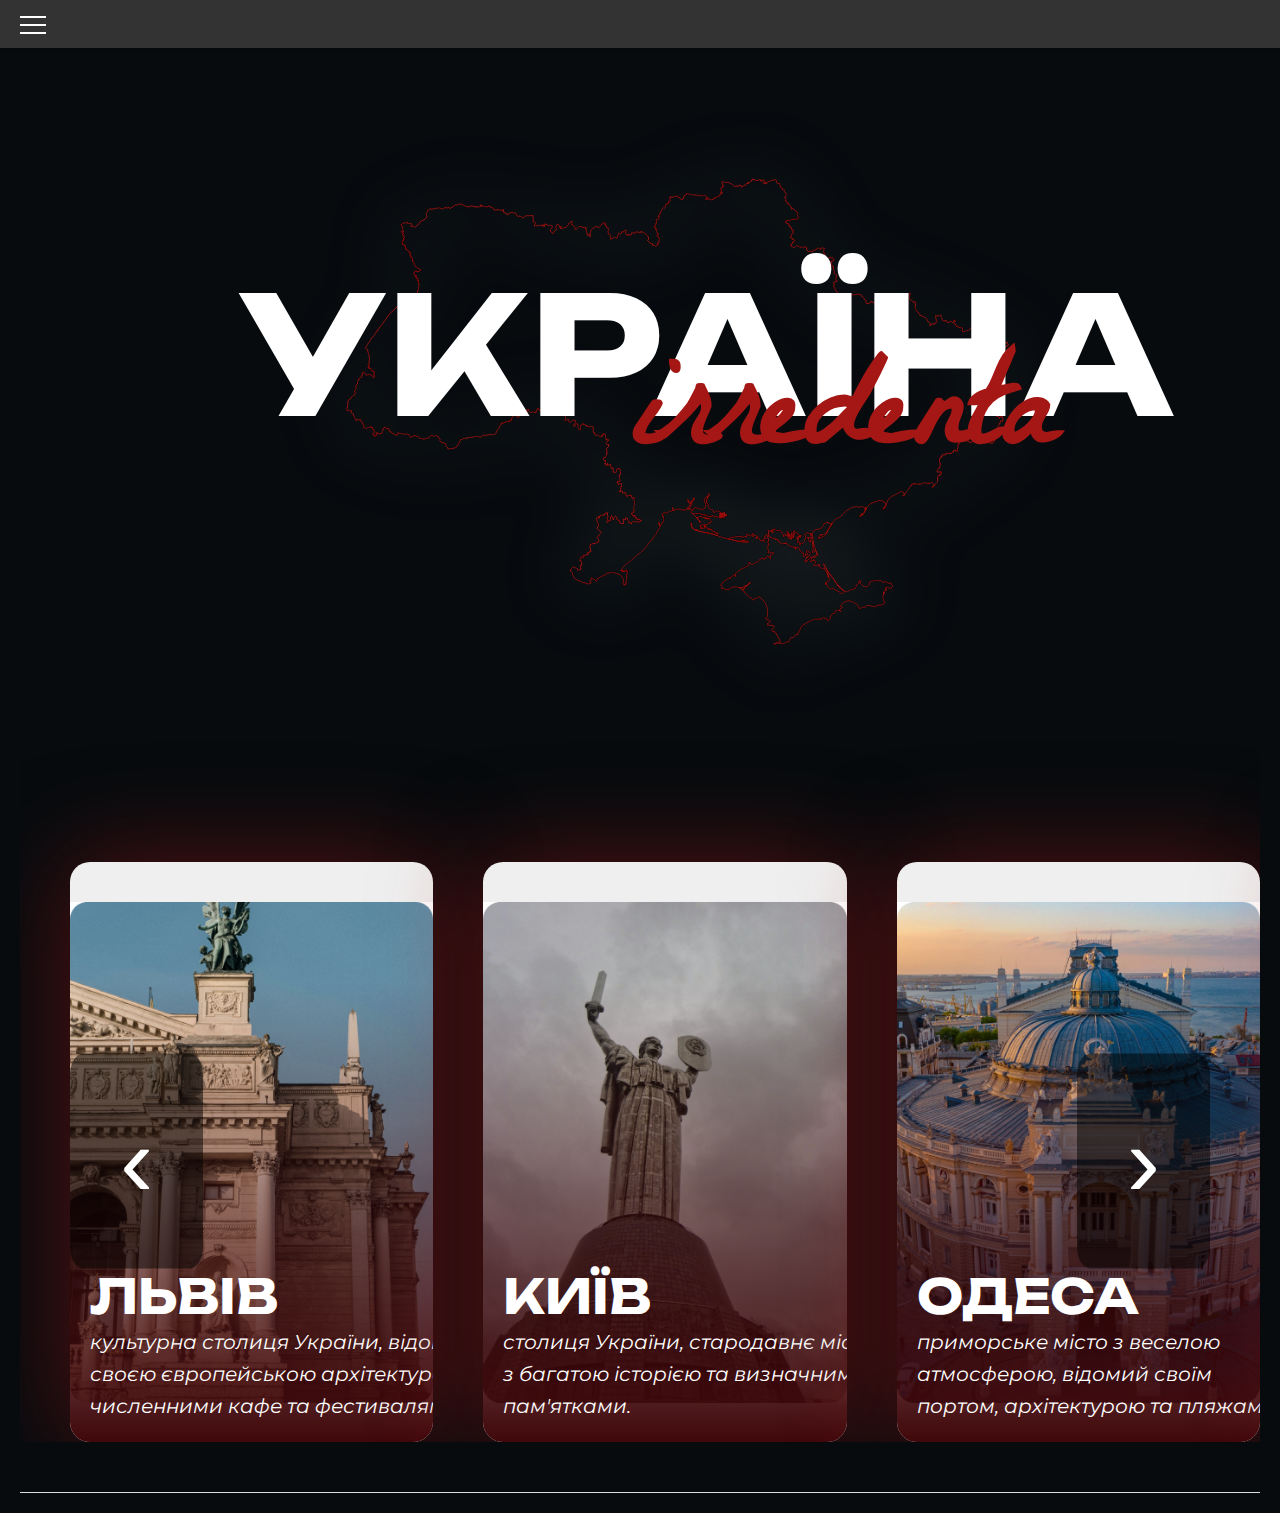
<file: index.html>
<!DOCTYPE html> 
<html lang="ua">
<head>
    <meta charset="UTF-8">
    <meta name="viewport" content="width=device-width, initial-scale=1.0">
    <!-- Підключення стилю css-->
    <link rel="stylesheet" href="./style.css">
    <!--Іконка сторінки-->
    <link rel="icon" type="image/x-icon" href="./Frame 16.jpg">
    <!--Назва сторінки-->
    <title>УКРАЇНА</title>
    <!--Шрифти-->
    <link rel="preconnect" href="https://fonts.googleapis.com">
    <link rel="preconnect" href="https://fonts.gstatic.com" crossorigin>
    <link href="https://fonts.googleapis.com/css2?family=Unbounded:wght@200..900&display=swap" rel="stylesheet">

    <link rel="preconnect" href="https://fonts.googleapis.com">
    <link rel="preconnect" href="https://fonts.gstatic.com" crossorigin>
    <link href="https://fonts.googleapis.com/css2?family=La+Belle+Aurore&family=Unbounded:wght@200..900&display=swap" rel="stylesheet">

    <link rel="preconnect" href="https://fonts.googleapis.com">
    <link rel="preconnect" href="https://fonts.gstatic.com" crossorigin>
    <link href="https://fonts.googleapis.com/css2?family=La+Belle+Aurore&family=Montserrat:ital,wght@0,100..900;1,100..900&family=Unbounded:wght@200..900&display=swap" rel="stylesheet">
</head>
<body>
    <header class="fixed-header">
        <!--Розмітка 'бургер-меню'-->
        <div class="hamburger-menu">
            <input id="menu__toggle" type="checkbox" />
            <label class="menu__btn" for="menu__toggle">
              <span></span>
            </label>
            <!--Наповнення для меню-бургер-->
            <ul class="menu__box">
              <li><a class="menu__item" href="./index.html">Головна</a></li>
              <li><a class="menu__item" href="#section1">Міста</a></li>
            </ul>
          </div>
    </header>
    <main> 
        <!--Композиція, яка висвітлиться, коли відкрити сайт-->
        <div class="start_composition">
            <svg class="map" width="806" height="607" viewBox="0 0 806 607" fill="none" xmlns="http://www.w3.org/2000/svg">
            <g filter="url(#filter0_d_5_37)">
            <path fill-rule="evenodd" clip-rule="evenodd" d="M444.831 405.265V405.469L444.764 405.604H444.564L444.363 405.536V405.469L444.631 405.536H444.697L444.631 405.401L444.697 405.333L444.631 405.198H444.564L444.631 405.13L444.697 405.062L444.631 404.994H444.497L444.43 404.927H444.163L444.029 404.859L443.896 404.791L443.762 404.724L443.562 404.656L443.428 404.52H443.495H443.695L443.896 404.588L444.096 404.656H444.898H445.031H445.098L445.031 404.791V404.724L444.965 404.994V405.062L444.831 405.198V405.265Z" stroke="#A51715"></path>
            <path d="M445.298 401.608L445.098 401.744L445.031 401.812H444.898L444.564 401.947H444.697H444.964H445.165H445.432L445.699 401.879L445.766 401.812L445.9 401.608L446.167 401.405L446.1 401.338L445.966 401.27H445.833L445.632 401.338L445.566 401.405H445.432L445.365 401.473L445.232 401.676L445.298 401.608ZM445.298 401.608L445.432 401.473M445.432 401.473V401.473Z" stroke="#A51715"></path>
            <path d="M444.029 402.963H443.896H443.762L443.695 403.031L443.762 403.098H443.962H444.029H444.23L444.43 403.031H444.697H444.831L444.964 403.098L445.098 403.166H445.232L445.365 403.098L445.633 402.963L445.766 402.895L445.9 402.827L446.167 402.489L445.967 402.421H445.9L445.699 402.353L445.432 402.286H445.232L445.098 402.218H445.031H444.697H444.564L444.497 402.286L444.296 402.353L444.23 402.421L444.096 402.557M444.029 402.963V402.963ZM444.029 402.963L444.096 402.895H444.029M444.029 402.895V402.895ZM444.029 402.895L443.896 402.827M443.896 402.827L444.029 402.76M443.896 402.827L444.096 402.557M444.096 402.557L444.029 402.624" stroke="#A51715"></path>
            <path d="M446.501 402.083V402.15L446.367 402.083L446.301 402.015L446.234 401.947V402.015L446.167 401.879L446.033 401.947H445.967V402.015L445.9 402.083H445.766H445.633L445.833 402.15L446.033 402.083L446.167 402.15L446.234 402.218L446.367 402.353H446.434H446.568L446.768 402.286L446.835 402.218L447.169 401.879L447.303 401.744L447.436 401.676L447.57 401.541H447.637L447.369 401.676L447.436 401.744L447.503 401.676L447.637 401.608H447.703L447.77 401.541L447.971 401.405H448.037L448.238 401.27V401.202L448.572 400.864L448.505 400.796L448.438 400.728H448.371H448.238H448.104L447.971 400.796L447.57 401.067L447.503 401.134L447.369 401.202V401.27H447.436M446.501 402.083V402.083ZM446.501 402.083H446.568H446.701H446.835L446.902 402.015V401.947V401.812V401.744V401.676L446.768 401.608L446.701 401.541L446.635 401.608L446.568 401.744L446.701 401.812H446.568V401.879L446.367 401.947H446.301L446.234 401.879L446.301 401.812M446.301 401.812V401.676M446.301 401.812H446.1H445.967H445.9V401.879M445.9 401.879V401.879ZM445.9 401.879L445.833 401.947H445.766H445.633V402.015M445.633 402.015V402.015ZM445.633 402.015H445.432L445.499 401.947L445.766 401.879L445.833 401.812L446.033 401.676L446.1 401.608L445.833 401.744H445.9L446.033 401.541L446.167 401.405H446.635H446.969H447.035L447.169 401.338L447.236 401.27H447.436M447.436 401.27L447.57 401.202M447.57 401.202V401.202Z" stroke="#A51715"></path>
            <path fill-rule="evenodd" clip-rule="evenodd" d="M444.631 404.25H444.564L444.831 404.114L444.965 404.046H445.165L445.299 403.979L445.365 403.843L445.499 403.776L445.566 403.708H445.633H445.766L446.1 403.911H446.234L446.367 403.979L446.167 404.046H446.1L445.9 404.182L445.766 404.25L445.699 404.317H445.432L445.165 404.385L444.898 404.453H444.831H444.697L444.497 404.317V404.25H444.631Z" stroke="#A51715"></path>
            <path d="M448.037 403.64H447.904H447.703L447.57 403.708L447.436 403.775L447.303 403.843L447.102 403.979L446.835 404.046L446.568 404.114L446.301 404.182L446.1 404.25L445.967 404.317L445.9 404.385L445.633 404.52L445.299 404.588L445.098 404.656L445.031 404.791V404.927L444.965 405.062L444.898 405.265L444.831 405.469L444.764 405.536H444.898V405.469V405.401L444.965 405.333L445.031 405.265H445.098L445.232 405.198V405.265L445.299 405.333M448.037 403.64V403.64ZM448.037 403.64H448.171H448.505L448.639 403.708H448.906L448.839 403.775L448.772 403.979L448.706 404.114V404.182V404.317V404.453L448.639 404.52L448.572 404.588L448.505 404.656L448.372 404.588L448.438 404.52L448.572 404.453V404.317M448.572 404.317V404.317ZM448.572 404.317V404.25V404.182L448.505 404.114L448.438 404.182L448.505 404.25H448.438L448.305 404.182H448.171H447.904L447.837 404.114H447.703L447.57 404.182L447.436 404.317L447.169 404.385L447.035 404.317H446.969L446.902 404.385V404.453H446.768V404.52L446.701 404.453L446.635 404.385L446.568 404.453L446.434 404.385H446.301L446.234 404.52L446.167 404.588L446.1 404.656H446.033L445.833 404.791L445.566 404.724L445.499 404.791L445.432 404.724H445.299V404.791L445.365 404.859L445.432 404.791V404.859L445.365 404.927V405.198L445.299 405.333M445.299 405.333V405.333Z" stroke="#A51715"></path>
            <path d="M450.242 402.692L449.975 402.624L449.908 402.557H449.841H449.574L449.374 402.624H449.307L449.173 402.489L449.04 402.421V402.353H448.973L448.906 402.421L448.839 402.489L448.772 402.353L448.572 402.421L448.438 402.489H448.305V402.624V402.76L448.238 402.895V403.166V403.301L448.104 403.369H447.904H447.837M450.242 402.692V402.692ZM450.242 402.692H450.309L450.242 402.895L450.175 403.031L450.108 403.098L449.975 403.234L449.574 403.505L449.44 403.572H449.307H449.106H448.839M448.839 403.572V403.572ZM448.839 403.572H448.706L448.371 403.505L448.171 403.437H447.971L447.904 403.505H447.837L447.637 403.572L447.436 403.64L447.637 403.505H447.703L447.837 403.437V403.369M447.837 403.369L447.637 403.437M447.637 403.437L447.503 403.572L447.57 403.505L447.637 403.437Z" stroke="#A51715"></path>
            <path d="M443.829 403.64H443.762L443.695 403.572H443.628L443.495 403.505L443.428 403.64H443.361H443.294H443.228L443.294 403.708L443.428 403.776V403.708L443.495 403.776H443.695H443.896L443.962 403.843H444.096H444.163L444.363 403.708L444.63 403.572L444.697 403.505H444.764L445.031 403.301V403.234H444.965L444.831 403.166L444.764 403.098H444.697L444.23 403.166L443.896 403.234M443.829 403.64V403.64ZM443.829 403.64H443.896H443.962L444.096 403.572H444.163H444.23L444.296 403.64V403.572H444.43V403.505L444.363 403.437V403.505H444.23H444.096H444.029L443.962 403.369H444.029L444.096 403.301L444.029 403.234H443.896M443.896 403.234L443.829 403.301L443.695 403.369H443.628H443.495H443.361V403.301L443.896 403.234Z" stroke="#A51715"></path>
            <path d="M448.305 401.608H448.238L448.037 401.676L447.971 401.744L447.703 401.879H447.637L447.503 401.947L447.303 402.015L447.236 402.15L447.035 402.353L446.902 402.489L446.768 402.557L446.434 402.76L446.367 402.827L446.434 402.963V403.031L446.568 402.963M448.305 401.608V401.608ZM448.305 401.608L448.372 401.744L448.305 402.015L448.238 402.15L448.104 402.421L447.971 402.624L447.904 402.692L447.703 402.963L447.637 403.234L447.57 403.301L447.503 403.369H447.57L447.436 403.572L447.369 403.708L447.169 403.775L447.035 403.843L446.969 403.911H446.768H446.301H446.167L446.1 403.843L445.766 403.708H445.566L445.699 403.64M445.699 403.64H445.833V403.572L445.699 403.64ZM445.699 403.64V403.572L445.766 403.437V403.301L445.833 403.234L446.033 403.098H446.167H446.367L446.501 403.031L446.568 402.963M446.568 402.963L446.701 402.827" stroke="#A51715"></path>
            <path fill-rule="evenodd" clip-rule="evenodd" d="M445.365 401.405L445.232 401.541L445.098 401.676L444.898 401.744L444.697 401.812L444.497 401.879H444.096H443.962H443.896L443.762 401.812L443.628 401.676L443.562 401.608L443.495 401.541L443.428 401.473H443.562L443.695 401.405L443.762 401.473V401.541L444.029 401.473V401.405V401.338L443.962 401.134L444.029 400.931L444.23 401.067L444.297 401.134H444.43V401.202H444.631V401.27H444.965H445.031H445.098L445.365 401.338V401.405Z" stroke="#A51715"></path>
            <path d="M469.615 429.171H469.548L469.414 429.239M469.615 429.171L469.949 429.239L470.016 429.306L470.216 429.374H470.35H470.483M469.615 429.171L469.481 429.103H469.348H469.214L469.08 429.171H469.014H468.813L468.68 429.103L468.479 429.035L468.279 428.968M469.615 429.171L469.414 429.239M470.483 429.374L470.55 429.442H470.751L470.884 429.374L470.817 429.306L470.751 429.239M470.483 429.374L470.55 429.306L470.684 429.239H470.751M470.483 429.374V429.306L470.417 429.374V429.306L470.617 429.239H470.751M470.751 429.239H470.884L471.018 429.374L471.151 429.442L471.285 429.509L471.552 429.645L471.753 429.713L471.819 429.78L471.953 429.848L472.02 429.916L472.087 429.983H472.22H472.354L472.421 429.916V429.848H472.487H472.621M472.621 429.848V429.848ZM472.621 429.848L472.554 429.983L472.487 430.051H472.287H472.087H471.953H471.753L471.485 430.119L471.151 430.254L470.751 430.322H470.617L470.55 430.39L470.35 430.322L470.083 430.254H470.016H469.682H469.481L468.746 430.119L468.346 430.051H468.078H467.811L467.544 430.119H467.41H467.076H466.809H466.676L466.208 430.051L465.807 429.983L465.607 429.916H465.406L465.005 429.848H464.805L464.671 429.78L464.404 429.713H464.337L464.07 429.645H463.87H463.803H463.603L463.335 429.577L462.935 429.509L462.667 429.442H462.601L462.133 429.306L461.732 429.239H461.465L461.064 429.103H460.93L460.463 428.968L459.862 428.832L459.528 428.764L459.327 428.697H459.127L458.926 428.629L458.659 428.561L458.325 428.494L458.058 428.358H457.991L457.59 428.223L456.989 428.02L456.588 427.952L456.388 427.884L455.987 427.749H455.92L455.72 427.681H455.586L455.319 427.613L454.851 427.478H454.651L454.317 427.342H454.25M454.25 427.342H453.983L453.716 427.275L453.449 427.207H453.181H452.981L452.914 427.139H453.181M454.25 427.342L454.117 427.275H453.983H453.849L453.783 427.207H453.716H453.649L453.515 427.139H453.315H453.181M454.25 427.342H454.451L454.517 427.275L454.651 427.342M453.181 427.139V427.139ZM454.651 427.342V427.342ZM454.651 427.342H454.718V427.41H454.851L454.985 427.478L455.119 427.41V427.478H455.319M455.319 427.478V427.478ZM455.319 427.478H455.386L455.586 427.545M455.586 427.545V427.545ZM455.586 427.545H455.72V427.613H455.787H455.853H455.987L456.054 427.749H456.187L456.254 427.681L456.388 427.749L456.655 427.884H456.789H456.855M456.855 427.884L456.922 427.952H456.989V427.884M456.855 427.884L456.722 427.816M456.855 427.884H456.989M456.989 427.884L456.789 427.816H456.722M456.989 427.884L457.123 427.952L457.256 428.02L457.457 428.087L457.59 428.155L457.858 428.223L457.991 428.29V428.223L458.058 428.29H458.192V428.358H458.325M456.722 427.816V427.816ZM458.325 428.358V428.358ZM458.325 428.358V428.426L458.392 428.358M458.392 428.358V428.358ZM458.392 428.358V428.426L458.459 428.358V428.426M458.459 428.426V428.426ZM458.459 428.426H458.526L458.659 428.494H458.793M458.793 428.494V428.494ZM458.793 428.494L458.926 428.561H458.993H459.06L459.127 428.629L459.194 428.697H459.528L459.661 428.764L459.728 428.697L459.862 428.764L459.795 428.832H459.928V428.764H460.062V428.832H460.129M460.129 428.832V428.832ZM460.129 428.832H460.262V428.9L460.329 428.832V428.9H460.396L460.596 428.968L460.663 429.035H460.864H460.93H461.131H461.198H461.465L461.599 428.968V429.103H461.665V429.035L461.799 429.103H461.866H462.066H462.2H462.267H462.333V429.171H462.534L462.601 429.103L462.667 429.171H462.601V429.239H462.868V429.171L463.001 429.239L463.068 429.171V429.239H463.269H463.202H463.402L463.335 429.171H463.402L463.469 429.239V429.171H463.603L463.536 429.239H463.669V429.171H463.87H463.937V429.103H464.07H464.204M464.204 429.103V429.103ZM464.204 429.103H464.337H464.471L464.671 429.035M464.671 429.035H464.805M464.671 429.035V428.968H464.805H464.872L465.005 428.9H465.139H465.273L465.339 428.832V428.764V428.697L465.473 428.629M465.473 428.629V428.629ZM465.473 428.629L465.54 428.561V428.629L465.74 428.561L465.807 428.494L465.941 428.561V428.629H465.874L465.807 428.697L465.674 428.764H465.807L466.008 428.629L466.074 428.697M466.074 428.697V428.697ZM466.074 428.697L465.807 428.9M465.807 428.9V428.9ZM465.807 428.9H465.74V428.968L465.941 428.832L466.141 428.764V428.697L466.275 428.764L466.008 428.968L466.208 428.9L466.342 428.764H466.408L466.342 428.832H466.408H466.609M466.609 428.832V428.832ZM466.609 428.832L466.475 428.9H466.408L466.609 428.832ZM466.609 428.832H466.676L466.809 428.764H466.943H467.076L467.21 428.629V428.561L467.344 428.426L467.41 428.29M467.41 428.29L467.477 428.223V428.29H467.41ZM467.41 428.29L467.477 428.358L467.41 428.494L467.344 428.561H467.41M467.41 428.561L467.544 428.358L467.611 428.426M467.41 428.561L467.477 428.426H467.611M467.41 428.561L467.344 428.629L467.21 428.764L467.076 428.832M467.611 428.426V428.494L467.544 428.561V428.629H467.41L467.344 428.697L467.076 428.832M467.611 428.426L467.678 428.494M467.076 428.832H466.943L466.876 428.9L467.076 428.832ZM467.076 428.832V428.832ZM467.678 428.494V428.494ZM467.678 428.494L467.477 428.629L467.41 428.697L467.344 428.832M467.344 428.832V428.832ZM467.344 428.832L467.477 428.764L467.611 428.629H467.678L467.611 428.697H467.678L467.744 428.561M467.744 428.561H467.678M467.744 428.561L467.945 428.629H467.878V428.764L467.678 428.9M467.678 428.9L467.744 428.832L467.878 428.697H467.945M467.678 428.9L467.811 428.832M467.678 428.9V428.968L467.611 429.035M467.945 428.697V428.697ZM467.945 428.697L467.811 428.832M467.811 428.832V428.832ZM467.611 429.035V429.035ZM467.611 429.035L467.744 428.9H467.811H467.878M467.878 428.9L467.744 428.968M467.878 428.9L468.012 428.764M467.744 428.968V428.968ZM468.012 428.764V428.764ZM468.012 428.764H468.078V428.832M468.078 428.832L468.012 428.9H467.945M468.078 428.832L467.945 428.968V428.9M468.078 428.832L468.145 428.764L468.212 428.9M467.945 428.9V428.9ZM468.212 428.9H468.145V429.035M468.212 428.9L468.145 429.035M468.212 428.9L468.279 428.968M468.145 429.035L468.212 428.968M468.145 429.035L468.078 429.103M468.145 429.035H468.279V428.968M468.279 428.968H468.212M468.212 428.968V428.968ZM468.078 429.103L467.945 429.171L467.878 429.239M468.078 429.103L467.878 429.239M467.878 429.239V429.239ZM469.414 429.239V429.239Z" stroke="#A51715"></path>
            <path d="M536.552 440.751L536.619 440.683L536.752 440.616L537.086 440.412L537.22 440.345L537.353 440.277L537.487 440.209L537.621 440.142L537.821 440.006L537.888 439.938V439.871H537.955L538.021 439.803L538.088 439.735V439.532L538.155 439.126L538.222 438.855L538.289 438.584L538.355 438.449L538.422 438.381L538.489 438.313L538.623 438.245L538.756 438.178H538.957L539.024 438.245L539.291 438.381L539.424 438.516L539.558 438.719L539.625 438.855L539.892 439.397L539.959 439.532L540.092 439.803L540.159 440.006L540.36 440.412L540.493 440.954L540.56 441.293L540.627 441.564L540.76 441.902V442.173V442.309L540.894 442.512H540.961L541.028 442.715L541.094 442.783L541.228 443.054L541.295 443.121L541.362 443.189L541.428 443.257L541.495 443.46H541.629L541.696 443.528V443.595L541.896 443.528L542.03 443.46L540.36 439.532L539.424 437.23L539.358 437.094L539.224 436.688L539.09 436.146M536.552 440.751V440.819L536.619 440.887V440.954L536.552 440.887V440.751ZM536.552 440.751L536.485 440.48V440.277L536.351 439.938L536.285 439.735M536.285 439.735V439.735ZM536.285 439.735L536.218 439.668L536.285 439.532L536.485 439.329L536.552 439.126L536.685 438.855L536.819 438.313L536.953 437.975L537.019 437.771L537.086 437.568V437.297L537.153 436.756V436.146L537.086 435.943V435.875L536.953 435.537H537.019V435.469H537.153V435.333L537.353 435.266L537.287 435.333M537.287 435.333H537.22L537.353 435.401M537.287 435.333L537.353 435.401M537.287 435.333L537.42 435.401V435.333L537.353 435.198H537.287L537.22 435.13V435.063M537.353 435.401V435.469M537.22 435.063V435.063ZM537.22 435.063V434.927L537.153 434.859H537.086V434.792H537.019V434.724L536.953 434.656L536.886 434.453L536.819 434.318V434.25V434.047H536.886V434.114L537.019 434.182V434.114L536.953 434.047V433.979H536.886V433.911L537.019 433.979L536.953 433.911L536.886 433.844L536.953 433.708L536.886 433.573V433.302V433.166L536.953 433.099L537.019 433.031M537.019 433.031L537.086 432.963V433.031H537.019ZM537.019 433.031L537.086 433.166H537.22L537.287 433.234H537.22L537.287 433.37H537.353L537.42 433.437L537.487 433.505V433.573L537.554 433.505V433.234H537.487L537.353 433.166L537.287 433.099L537.22 432.895V432.828L537.287 432.76H537.22L537.287 432.692L537.22 432.557L537.287 432.489L537.22 432.421V432.218L537.153 432.151L537.086 432.218V432.151V432.083L537.153 432.015L537.086 431.947H537.019V431.88M537.019 431.88V431.88ZM537.019 431.88V431.744L536.886 431.88M536.886 431.88V431.88ZM536.886 431.88V432.015V432.151L536.685 432.218M536.685 432.218V432.218ZM536.685 432.218V431.88L536.619 432.015V432.151H536.552V431.947V431.812V431.609V431.473L536.619 431.406V431.27V431.067L536.685 430.932M536.685 430.932V430.932ZM536.685 430.932V430.796V430.728L536.752 430.661L536.685 430.525L536.752 430.458M536.752 430.458V430.458ZM536.752 430.458L536.819 430.39H536.752L536.685 430.254M536.685 430.254V430.254ZM536.685 430.254L536.752 430.187V430.322M536.685 430.254V430.187L536.752 429.916L536.886 429.848V429.916H536.819V430.119V430.187L536.752 430.254V430.322M536.685 430.254L536.619 430.322V430.525V430.661V430.864V430.932V431.135L536.552 431.338L536.485 431.473H536.418L536.485 431.338V431.202L536.552 431.135V430.932L536.485 430.728L536.351 430.525V430.458L536.218 429.645V429.306L536.151 429.103L536.084 428.9L536.017 428.697L535.884 428.494L535.75 428.29L535.55 428.087L535.349 427.952L535.216 427.884H535.082H534.882L534.748 427.952L534.681 428.02L534.481 428.223V428.29L534.414 428.561L534.347 428.629L534.28 428.764V428.968V429.374V429.713V429.848V430.051V430.187L534.214 430.322L534.08 430.39H534.147L534.08 430.254V430.119L534.013 429.983L533.88 429.78L533.813 429.577L533.679 429.239L533.612 429.103L533.412 428.764L533.278 428.629L533.078 428.494L532.811 428.223L532.744 428.155H532.61H532.477H532.41L532.343 428.223L532.21 428.155V428.02V427.884V427.749L532.343 427.613L532.477 427.478V427.41L532.544 427.275L532.61 427.139L532.544 426.868V426.733L532.477 426.597M536.752 430.322V430.322ZM532.477 426.597L532.41 426.462M532.477 426.597V426.53V426.394L532.41 426.259L532.276 426.191L532.143 426.123L532.21 426.191L532.41 426.462M532.41 426.462H532.343L532.276 426.327L532.143 426.191L532.009 426.056L531.876 425.988H531.675H531.542H531.408L531.274 425.92H531.208M531.208 425.92L531.074 425.852H531.141L531.208 425.92ZM531.208 425.92L531.274 425.852L531.208 425.717L531.141 425.446L531.074 425.378L531.007 425.311H531.208H531.341H531.475L531.876 425.446L532.009 425.514L532.41 425.582L532.677 425.649H532.811L533.212 425.582L533.412 425.446L533.612 425.311L533.746 425.243H533.813L534.013 425.108M534.013 425.108V425.108ZM534.013 425.108H534.147V425.243L534.214 425.378V425.514V425.649H534.147H534.08V425.785L534.147 425.92V425.988H534.214L534.28 425.92M534.28 425.92V425.785M534.28 425.92L534.414 426.123V426.191L534.548 426.394L534.681 426.597L534.815 426.801M534.815 426.801V426.801ZM534.815 426.801L535.015 426.868L535.082 426.936L535.216 426.868L535.349 426.801L535.55 426.597H535.617L535.683 426.327L535.817 426.056V425.852L535.884 425.514V425.378L535.75 424.904V424.837M535.75 424.837V424.837ZM535.75 424.837V424.634L535.683 424.227L535.75 424.092H535.817L535.884 424.024V423.889V423.821M535.884 423.821V423.821ZM535.884 423.821L535.75 423.889V423.956H535.683V424.024V424.159L535.617 424.024L535.55 423.889L535.483 423.55L535.55 423.279M535.55 423.279H535.617V423.211M535.55 423.279L535.617 423.144L535.683 423.211L535.75 423.144L535.817 423.076L535.884 423.008L535.817 422.873L535.951 422.805H536.017L536.151 422.737L536.285 422.873L536.351 422.94L536.485 423.279V423.482L536.619 423.753L536.685 424.363L536.752 424.972L536.819 425.175V425.378L536.886 425.988L536.953 426.394L537.019 427.071V427.342L537.086 427.816V427.884L537.153 428.494L537.22 428.764L537.287 429.306L537.42 430.051L537.487 430.593L537.554 430.999L537.621 431.338L537.754 431.812L537.888 432.354L538.021 432.963L538.155 433.302V433.437L538.355 434.114L538.422 434.318L538.556 434.588L538.623 434.927L538.756 435.266L538.89 435.74L538.957 435.875L539.09 436.146M539.09 436.146V436.146Z" stroke="#A51715"></path>
            <path d="M534.882 423.279L534.815 423.211H534.615L534.681 423.279L534.815 423.347V423.415V423.482H534.949L535.149 423.347L535.283 423.076L535.416 422.94V422.873L535.55 422.805H535.817L535.951 422.737L536.017 422.67H536.084L536.017 422.534L535.951 422.196V422.128V422.06H535.817M534.882 423.279V423.279ZM534.882 423.279L534.949 423.211V423.144L535.015 423.008H535.082H535.149L535.082 422.873H535.216H535.283L535.349 422.805L535.283 422.737H535.216V422.805L535.015 422.737V422.805V422.67H534.882V422.534L534.949 422.466H535.015L535.149 422.534H535.349H535.416V422.466L535.349 422.263H535.283L535.416 422.196L535.483 422.128M535.483 422.128L535.55 422.196M535.483 422.128L535.55 422.06L535.617 421.992L535.817 422.06M535.817 422.06V422.06Z" stroke="#A51715"></path>
            <path d="M424.255 410.006H424.322L424.389 410.074V410.141V410.006L424.255 409.87L424.122 409.667L424.055 409.464L423.988 409.396L423.855 409.261L423.788 409.058L423.654 408.99L423.521 408.787L423.454 408.719H423.387V408.651L423.32 408.584H423.253L423.187 408.516L423.12 408.245V408.11L423.053 407.974H422.919V408.11M424.255 410.006L424.189 409.87M424.255 410.006L424.189 409.938M424.255 410.006H424.189V409.938M424.189 409.87L424.122 409.803H424.055M424.189 409.87H424.122L424.055 409.803M424.189 409.87V409.938M424.055 409.803L424.122 409.938M424.055 409.803H423.921L423.855 409.667L423.788 409.6H423.721L423.855 409.735V409.803H423.988V409.87H423.921L423.988 409.938L424.055 410.074H424.122M424.189 409.938L424.122 410.006M424.122 410.006L424.255 410.074H424.122M424.122 410.006V410.074M424.122 410.006V409.938M424.122 410.074L424.189 410.277M424.122 409.938H424.055V409.87L424.122 409.938ZM424.122 409.938V409.938ZM424.189 410.277L424.122 410.209V410.277H424.189ZM424.189 410.277L424.255 410.344L424.189 410.412L424.255 410.48M424.255 410.48H424.322L424.389 410.548V410.615H424.523L424.589 410.48M424.255 410.48V410.548M424.255 410.48H424.189L424.255 410.548M424.589 410.48H424.523M424.589 410.48L424.656 410.615V410.683H424.589H424.456L424.322 410.548H424.255M424.255 410.548V410.615H424.322L424.255 410.683L424.189 410.548L424.122 410.48L423.988 410.344L423.855 410.141L423.788 410.074L423.654 409.803V409.735L423.521 409.532L423.454 409.464V409.329V409.193L423.387 409.125L423.32 408.922L423.187 408.651L423.12 408.448L422.919 408.11M422.919 408.11V408.11Z" stroke="#A51715"></path>
            <path d="M441.09 423.618V423.618ZM441.09 423.618L440.89 423.55M441.09 423.618V423.55H440.89M440.89 423.55L440.288 423.415L440.088 423.279M440.89 423.55L440.756 423.482H440.689L440.622 423.415H440.556L440.489 423.347H440.422M440.088 423.279L439.887 423.211L439.62 423.144L439.219 423.008L438.885 422.873L438.485 422.737M440.088 423.279L439.954 423.144L440.021 423.211L439.887 423.144H439.821L439.687 423.076M440.088 423.279H440.155L440.288 423.347H440.355H440.422M438.485 422.737L438.017 422.602L437.883 422.534L437.149 422.331L436.681 422.196L436.481 422.128L435.812 421.925M438.485 422.737L438.351 422.67L438.284 422.602M438.485 422.737V422.737ZM438.485 422.737H438.618M435.812 421.925L435.612 421.857L435.278 421.789L434.944 421.654L434.61 421.586L434.476 421.518M435.812 421.925L435.679 421.857V421.789L435.545 421.857L435.412 421.789M435.812 421.925H435.879M434.476 421.518H434.41L434.476 421.451V421.518ZM434.476 421.518L434.543 421.451H434.677L434.81 421.518M434.81 421.518V421.518ZM434.81 421.518V421.586H434.877L435.078 421.654H435.211L435.278 421.722L435.412 421.789M435.412 421.789L435.545 421.722M435.879 421.925V421.925ZM435.879 421.925L436.414 422.128H436.614H436.748L436.881 422.196L437.082 422.263L437.282 422.196V422.263H437.149L437.215 422.331H437.282H437.349L437.483 422.399L437.683 422.466L437.817 422.534H438.084L438.151 422.602H438.284M438.284 422.602V422.602ZM438.618 422.737V422.737ZM438.618 422.737L438.685 422.805H438.752H438.819H438.952M438.952 422.805V422.805ZM438.952 422.805L439.019 422.873L439.286 422.941H439.353L439.487 423.008L439.553 423.076H439.687M439.687 423.076V423.076ZM440.422 423.347V423.347Z" stroke="#A51715"></path>
            <path d="M420.849 417.32H420.715L420.514 417.387L420.381 417.455L419.98 417.523L419.846 417.591H419.579H419.178H419.045L418.644 417.455L418.377 417.387L418.11 417.252L417.976 417.184L417.709 417.049L417.642 416.981L417.241 416.71L416.907 416.372L416.707 416.101L416.573 415.965L416.373 415.694L416.172 415.288L415.972 414.814L415.905 414.679L415.838 414.475L415.771 414.137V414.001V413.798V413.527V413.256L415.838 412.986V412.85V412.647H415.905V412.376V411.834L415.838 411.699L415.771 411.292L415.838 410.954L415.771 410.886H415.638H415.504L415.371 410.954L415.17 411.157V411.292L415.037 411.563L414.97 411.97V412.308V412.579V412.85L415.037 413.527L415.17 413.798L415.304 414.204L415.371 414.475L415.504 414.679L415.905 415.356L416.039 415.559L416.439 416.033L416.573 416.168L416.84 416.439L417.241 416.778L417.575 417.049L417.976 417.32L418.243 417.523L418.444 417.591L418.577 417.658L418.711 417.794L418.911 417.861L419.312 418.065L419.913 418.268H419.98L420.314 418.403L420.915 418.539L421.45 418.742L421.784 418.81L422.051 418.877L422.652 419.013L422.719 419.08L423.187 419.148L423.454 419.216L423.521 419.284L423.921 419.351L424.122 419.419L424.389 419.487L424.723 419.554L425.057 419.622L426.326 419.961H426.594L426.66 420.028L427.061 420.096L427.195 420.164L427.596 420.232H427.662L428.464 420.435H428.531L429.6 420.638L430.669 420.909H430.735L431.27 420.977H431.337L431.737 421.044H431.804L432.138 421.112H432.205L432.539 421.18L432.873 421.247L433.14 421.315H433.207H433.408L433.541 421.383H433.742H433.808L433.875 421.451H434.009L434.343 421.518L434.41 421.451H434.343L434.276 421.383H434.209M420.849 417.32V417.32ZM420.849 417.32L420.982 417.387H421.183H421.116L421.183 417.523L421.116 417.658L421.049 417.591H420.915L420.715 417.658L420.514 417.794L420.314 417.861V417.929L420.114 418.065V417.997M420.114 417.997V417.997ZM420.114 417.997H419.98V418.065H419.913L419.78 417.997L419.713 418.065L419.646 418.132L419.98 418.2L420.047 418.268L420.114 418.2M420.114 418.2V418.132M420.114 418.2L420.247 418.268L420.314 418.335L420.514 418.403H420.782H420.849L421.049 418.471L421.183 418.539L421.583 418.674L421.784 418.742L422.118 418.81L422.318 418.877H422.519L422.719 418.945L422.786 419.013L422.986 419.08H423.053H423.454H423.587L423.521 419.148H423.587H423.721H423.788L424.055 419.284L424.189 419.351H424.322L424.456 419.419L424.589 419.487H424.857H425.057H425.191L425.391 419.622L425.658 419.758H425.926L426.059 419.825H426.393H426.46H426.527H426.727L426.928 419.961L427.128 420.028L427.195 420.096H427.395H427.462L427.596 420.164H427.662L427.796 420.232L428.13 420.096L428.264 420.232H428.33L428.464 420.299L428.798 420.435H428.865L429.199 420.503H429.266L429.466 420.57L429.667 420.638H429.867H430.001L430.134 420.706H430.335H430.468H430.602L430.735 420.773L430.802 420.841H430.936L431.003 420.909H431.069H431.203H431.337H431.537L431.604 420.977V420.909H431.737V420.977H431.871M431.871 420.977V420.977ZM431.871 420.977L431.938 420.909L432.005 420.977M432.005 420.977H431.938L432.005 421.044V420.977ZM432.005 420.977L432.071 421.044H432.138H432.205H432.272H432.339V421.112L432.405 421.18H432.606H432.739L432.94 421.247H433.073H433.14H433.207L433.341 421.315L433.408 421.247H433.541H433.742M433.742 421.247V421.247ZM433.742 421.247H433.808L433.875 421.315H433.942H434.009L433.942 421.383H434.009H434.076V421.315H434.142L434.209 421.383M434.209 421.383V421.383Z" stroke="#A51715"></path>
            <path d="M544.902 425.582L545.103 425.514L545.37 425.311H545.503L545.57 425.243H545.637L545.704 425.175L545.837 425.108H546.105L546.305 425.04H546.372L546.439 424.972H546.505L546.773 424.904L547.107 424.769L547.441 424.566L547.641 424.43L547.775 424.363L547.908 424.295L548.109 424.16L548.242 424.092L548.309 424.024L548.443 423.889L548.643 423.753L549.044 423.415L549.244 423.211L549.445 422.941H549.512L549.645 422.737V422.67L549.779 422.534L550.046 422.196L550.313 421.722L550.714 421.044L550.914 420.706L551.048 420.435L551.115 420.164L551.182 420.029L551.315 419.825L551.516 419.284L551.582 419.148L551.716 418.877L552.117 418.268L552.184 418.132L552.384 417.726L552.518 417.591L552.585 417.455L552.651 417.32L552.852 417.049L553.052 416.778V416.71L553.186 416.507L553.253 416.304L553.386 416.168V416.033L553.52 415.83L553.587 415.627L553.653 415.559L553.921 415.085L554.054 414.882L554.255 414.679L554.388 414.543L554.455 414.408L554.655 414.137V414.069L554.856 413.798L554.923 413.663L554.989 413.527L555.056 413.324L555.123 413.256L555.323 412.986L555.457 412.782L555.657 412.376L555.724 412.241L555.858 412.037L555.925 411.834L556.326 411.293L556.526 411.022L556.793 410.683L557.06 410.277L557.127 410.141L557.328 409.87L557.461 409.735L557.728 409.261L557.862 409.125L557.996 408.922L558.196 408.651L558.463 408.313L558.597 408.245L558.797 407.974L559.064 407.636L559.265 407.365L559.465 407.162M544.902 425.582V425.582ZM544.902 425.582L544.769 425.649L544.702 425.717L544.501 425.785L544.234 425.92L544.101 425.988M544.101 425.988V425.988ZM544.101 425.988L543.833 426.123L543.633 426.191H543.566L543.432 426.259L543.232 426.327L543.032 426.394L542.898 426.462L542.764 426.53H542.698L542.43 426.597H542.364L542.297 426.53L542.364 426.462L542.497 426.259V426.123V425.92V425.853L542.698 425.582V425.717L542.764 425.785L542.898 425.853L542.965 425.785H543.032M543.032 425.785L543.098 425.649V425.582M543.032 425.785V425.649V425.514V425.446H542.965L542.831 425.378H542.764V425.446L542.698 425.311L542.564 425.175L542.631 425.108L542.764 424.972L542.965 424.837L543.032 424.769L543.232 424.701L543.432 424.498L543.499 424.363L543.566 424.295L543.633 424.227L543.767 424.092L543.833 424.024V424.092L543.967 424.024L544.034 423.956L544.101 423.821V423.685V423.55V423.482M544.101 423.482V423.482ZM544.101 423.482L544.167 423.415H544.301V423.347H544.234M544.234 423.347V423.347ZM544.234 423.347L544.301 423.279L544.368 423.347L544.435 423.415H544.568L544.635 423.482L544.702 423.55L544.769 423.618L544.835 423.55L545.036 423.482H545.169H545.303L545.37 423.415L545.503 423.482V423.279H545.37V423.144L545.303 423.076L545.169 423.008L545.236 422.941L545.303 422.873H545.236L545.303 422.67L545.236 422.602L545.103 422.67L545.036 422.737L544.902 422.805L544.769 422.873H544.702L544.635 422.941H544.568L544.501 423.008L544.435 422.941H544.368L544.301 423.008M544.301 423.008V423.008ZM544.301 423.008L544.234 423.076H544.167V423.008M544.167 423.008H544.234L544.301 422.941M544.167 423.008L544.301 422.941M544.167 423.008L544.234 422.941H544.301M544.301 422.941L544.435 422.873H544.368L544.435 422.805L544.501 422.737H544.635M544.635 422.737V422.737ZM544.635 422.737H544.769L544.902 422.67L544.969 422.737L545.169 422.602L545.303 422.534H545.437V422.602L545.57 422.534H545.771L545.971 422.466H546.171L546.372 422.399H546.439L546.839 422.331H546.973L547.04 422.263H547.24L547.307 422.196H547.507L547.641 422.128H547.775L547.841 422.06H547.975L548.109 421.992M548.109 421.992V421.992ZM548.109 421.992L548.376 421.857L548.443 421.789L548.576 421.722L548.777 421.586L548.91 421.518L549.111 421.451L549.178 421.383M549.178 421.383V421.383ZM549.178 421.383H549.244L549.445 421.247L549.645 421.18L549.779 421.112L550.046 421.044L550.113 420.977L550.313 420.909M550.313 420.909V420.909ZM550.313 420.909L550.714 420.706L550.781 420.638L550.848 420.57V420.503L550.981 420.367V420.299L551.048 420.164L551.182 419.893V419.825L551.115 419.622L551.048 419.419V419.284L551.115 419.216V419.013V418.877L551.182 418.81M551.182 418.81V418.877L551.315 419.013H551.382L551.315 418.945V418.877L551.182 418.81ZM551.182 418.81L551.248 418.606H551.449H551.582V418.539L551.516 418.471L551.582 418.403M551.582 418.403H551.516M551.582 418.403L551.649 418.336H551.516L551.449 418.403M551.449 418.403V418.471M551.449 418.403V418.336H551.582H551.716H551.783L551.983 418.132L552.117 417.997L552.184 417.794L552.251 417.658M552.251 417.658V417.658ZM552.251 417.658V417.591L552.451 417.455V417.387L552.585 417.32V417.252L552.718 417.117L552.785 416.981V416.913V416.778H552.852V416.71H552.919M552.919 416.71V416.71ZM552.919 416.71V416.642L552.985 416.575L553.052 416.507V416.372H553.119V416.236L553.253 416.101H553.186L553.253 416.033M553.253 416.033V416.033ZM553.253 416.033V415.965H553.319V415.83L553.386 415.762M553.386 415.762V415.762ZM553.386 415.762L553.453 415.694H553.52V415.627V415.491L553.587 415.424H553.653V415.356L553.72 415.153L553.787 415.085V415.017L553.854 414.949V414.882L553.921 414.814M553.921 414.814V414.814ZM553.921 414.814L553.987 414.746L554.121 414.679H553.987L553.921 414.746V414.679L553.854 414.611L553.787 414.475L553.72 414.34V414.205L553.787 414.272L553.854 414.205L553.921 414.001V413.866H554.054H554.255L554.321 413.798H554.522L554.655 413.73L554.856 413.46V413.392L554.923 413.324L554.989 413.189V413.256L555.056 413.189L554.989 413.121L555.056 413.053V412.986H555.123L555.19 412.85V412.782L555.323 412.715L555.39 412.444L555.457 412.376V412.444L555.524 412.376L555.657 412.105H555.591V411.834H555.657V411.97H555.724V411.902V411.767L555.858 411.563H555.925L555.991 411.496H556.058V411.428M556.058 411.428V411.428ZM556.058 411.428L556.125 411.293L556.058 411.157H555.991H555.858L555.724 411.225L555.457 411.36L555.19 411.496L555.123 411.563V411.767L555.056 411.834L554.856 412.173V412.308L554.789 412.579V412.715L554.655 412.918H554.589V412.782L554.655 412.579L554.589 412.444L554.522 412.308L554.388 412.173L554.255 412.037V411.97L554.121 411.699L554.054 411.631H553.854L553.587 411.563H553.253L552.985 411.631H552.785L552.718 411.699V411.767V411.631L552.651 411.36L552.585 411.089L552.518 410.886V410.751M552.518 410.751V410.751ZM552.518 410.751L552.451 410.548L552.05 410.48L550.914 410.344H550.848L550.313 410.277L550.18 410.344V410.48H550.113V410.548L549.912 410.751V410.819H549.846V410.886H549.779V410.954H549.712L549.645 411.022L549.512 411.157L549.378 411.225L549.244 411.293L549.111 411.36L548.844 411.496H548.777L548.576 411.631L548.443 411.699L548.309 411.767H548.175L548.109 411.834H547.975L547.908 412.037L547.841 412.105L547.708 412.241L547.574 412.376V412.579L547.441 412.918L547.374 413.121H547.307V413.189L547.24 413.324V413.527L547.04 413.934L546.906 414.205L546.773 414.543L546.639 414.679L546.439 414.949L546.305 415.153L546.105 415.356L545.904 415.627L545.637 415.83L545.37 416.033L545.103 416.236L544.902 416.372L544.635 416.507L544.167 416.71L544.101 416.778L543.833 416.846L543.633 416.913L543.432 416.981L542.364 417.117L541.562 417.252L541.228 417.32L540.76 417.455L540.025 417.658H539.892L539.491 417.726L539.224 417.794L539.09 417.861L538.957 418.065L538.355 418.471L538.088 418.674L537.955 418.742L537.353 419.284L537.086 419.487L536.953 419.622L536.819 419.758L536.752 419.825L536.685 420.029L536.552 420.299L536.485 420.57L536.418 421.044L536.351 421.18V421.518V421.722M536.351 421.722V421.722ZM536.351 421.722L536.285 421.857L536.151 421.992L536.084 422.06L536.017 422.128V422.06L535.817 421.992L535.616 421.925H535.55L535.483 421.992H535.416H535.349L535.416 422.128M535.416 422.128V422.128ZM535.416 422.128L535.349 422.06L535.216 422.128L535.082 422.196H534.948L534.882 422.128H534.748L534.614 422.06V421.992L534.748 421.925V422.06L534.815 421.992L534.748 421.857V421.789H534.614M534.614 421.789L534.681 421.925H534.614H534.548L534.481 421.857L534.548 421.789L534.614 421.857V421.789ZM534.614 421.789L534.681 421.722H534.748L534.614 421.654V421.586L534.548 421.654L534.481 421.518H534.347M534.347 421.518L534.481 421.654M534.347 421.518L534.28 421.451V421.518L534.347 421.586M534.347 421.518V421.451M534.481 421.654V421.654ZM534.481 421.654L534.414 421.586H534.347M534.347 421.586L534.414 421.722H534.347V421.654H534.28L534.347 421.586ZM534.347 421.451V421.451ZM534.347 421.451L534.28 421.383H534.214V421.451L534.147 421.383L534.08 421.451L534.013 421.383H533.88L533.746 421.451L533.612 421.518L533.345 421.586L533.212 421.654H533.078L533.011 421.586L532.878 421.518V421.451L532.744 421.383V421.315L532.477 421.18L532.276 421.044L532.009 420.909H531.809L531.542 420.841H531.274L531.007 420.909L530.74 420.977H530.606L530.406 421.044L530.272 421.112L530.072 421.18L529.871 421.247L529.738 421.315L529.471 421.383H529.337L529.27 421.451L529.203 421.586L529.137 421.722L529.07 421.925V422.06V422.399V422.602L529.137 423.008V423.144L529.203 423.482L529.27 423.685L529.337 424.092L529.471 424.363L529.537 424.634V424.701L529.671 425.04V425.243L529.805 425.446L529.871 425.582V425.717L529.738 425.92V426.056L529.604 426.327L529.537 426.53L529.404 426.665L529.203 426.936L529.07 427.139L529.003 427.207L528.936 427.478V427.681L528.803 428.29L528.669 428.697L528.602 428.9L528.535 429.035L528.402 429.306L528.201 429.509L528.068 429.713L527.801 430.119L527.734 430.254L527.667 430.322L527.466 430.525L527.333 430.593L527.199 430.728L526.932 430.932M526.932 430.932V430.932ZM526.932 430.932L526.798 431.067L526.665 431.135L526.598 431.202H526.531L526.464 431.473L526.398 431.541L526.264 431.677V431.744H526.197V431.677L526.13 431.609V431.406L526.064 431.202L525.93 431.067L525.863 430.999L525.663 430.864H525.596H525.396H525.329L525.195 430.932L525.062 431.067L524.861 431.338L524.728 431.473L524.594 431.541H524.527L524.46 431.609M524.46 431.609V431.609ZM524.46 431.609L524.394 431.677L524.327 431.812V431.947L524.394 432.083L524.327 432.151L524.394 432.286V432.354V432.421L524.327 432.557H524.26L524.193 432.76L524.06 432.895L523.993 432.963V433.099L523.859 433.234H523.792V433.166L523.726 433.031L523.792 432.828V432.76L523.726 432.625L523.792 432.557V432.489L523.659 432.218V432.015L523.592 431.812L523.525 431.541V431.473L523.592 431.338V431.202L523.726 430.932L523.792 430.864L523.859 430.593M523.859 430.593V430.593ZM523.859 430.593L523.726 430.458L523.592 430.322L523.458 430.187L523.325 430.119L523.124 430.051H522.991H522.924L522.857 430.119H522.723H522.59H522.523L522.389 430.051L522.323 429.983L522.256 429.848L522.189 429.713H522.055H521.989L521.855 429.848L521.721 429.983V430.051L521.788 430.119H521.855V430.187V430.322M521.855 430.322V430.322ZM521.855 430.322L521.655 429.916L521.588 429.848M521.588 429.848L520.987 430.119V430.051L521.588 429.848ZM521.588 429.848V429.78V429.645V429.577L521.655 429.239L521.721 429.035L521.788 428.832H521.855V428.629H521.922L522.055 428.358L522.122 428.29L522.323 428.155V428.02L522.389 427.884L522.59 427.749V427.546V427.342V427.275V427.072V426.936L522.456 426.801L522.389 426.462M522.389 426.462V426.462ZM522.389 426.462L522.256 426.056L522.323 425.988V425.853L522.456 425.785H522.523L522.657 425.717H522.79L522.991 425.649L523.124 425.514L523.191 425.446L523.258 425.311L523.325 425.108L523.392 424.904L523.458 424.701L523.659 424.43V424.363L523.592 424.295L523.525 424.16H523.458V424.295L523.392 424.363H523.191L523.057 424.43L522.857 424.498V424.566L522.79 424.837L522.657 425.04V425.175L522.723 425.243M522.723 425.243V425.243ZM522.723 425.243L522.59 425.311L522.456 425.446H522.323H522.256H521.989L521.855 425.514L521.721 425.785L521.655 425.92L521.588 426.056H521.387L521.321 426.123L521.387 426.259V426.394L521.521 426.53M521.521 426.53V426.53ZM521.521 426.53V426.597V426.665L521.454 426.733V426.801V427.072L521.387 427.207M521.387 427.207V427.207ZM521.387 427.207L521.454 427.342M521.454 427.342V427.342ZM521.454 427.342L521.521 427.546V427.613V427.681H521.387L521.187 427.546M521.187 427.546V427.546ZM521.187 427.546H521.12V427.41L521.053 427.342V427.004V426.665L520.987 426.53V426.462L520.92 426.259L520.853 426.056L520.786 425.988L520.719 425.853V425.717L520.786 425.582L520.92 425.514L521.187 425.378L521.254 425.243H521.321L521.521 425.175L521.655 424.972L521.721 424.904M521.721 424.904V424.904ZM521.721 424.904L521.788 424.769H521.855V424.701M521.855 424.701V424.701ZM521.855 424.701L521.922 424.498L521.989 424.363H522.055V424.295L522.189 424.227H522.323L522.59 424.16H522.857H523.392L523.458 424.092M523.458 424.092V424.092ZM523.458 424.092L523.592 423.956H523.659L523.926 424.024V424.092L523.993 424.16V424.295L524.06 424.363L524.126 424.566L524.193 424.701V424.837L524.26 425.04L524.327 425.175V425.446V425.514L524.26 425.649H524.327L524.527 425.446L524.661 425.175V424.904V424.837V424.701L524.728 424.566L524.794 424.498L524.928 424.363L524.995 424.295L525.195 424.227L525.329 424.16L525.462 424.092L525.529 424.024L525.596 423.889L525.529 423.753L525.329 423.415V423.347L525.128 423.415L524.995 423.482H524.861L524.594 423.415H524.46L524.327 423.347L523.926 423.279H523.792L523.592 423.211L523.392 423.008L523.325 422.941V422.873L523.124 422.67M523.124 422.67V422.67ZM523.124 422.67L522.991 422.466H522.857L522.924 422.399H522.723L522.657 422.466H522.59H522.456L522.389 422.399M522.389 422.399V422.399ZM522.389 422.399L522.323 422.263V422.06L522.256 421.925L522.189 421.789L522.055 421.654H521.855H521.588L521.454 421.586L521.387 421.383L521.254 421.247V421.18L521.12 421.044L521.053 420.909H520.987L520.92 420.773L520.853 420.706L520.719 420.57L520.586 420.503L520.519 420.435L520.385 420.232L520.319 420.164L520.185 420.096L519.918 420.029L519.717 420.096L519.651 420.164L519.584 420.232L519.517 420.299L519.25 420.706H519.183L519.116 420.638V420.503L518.982 420.299H518.916L518.849 420.164L518.782 420.096V420.029H518.715V419.961H518.648L518.582 419.758V419.69L518.515 419.554L518.448 419.419V419.284V419.08H518.381V419.013L518.314 418.877H518.248L518.314 418.81H518.381L518.314 418.674H518.248L518.181 418.742L518.114 418.81M518.114 418.81V418.81ZM518.114 418.81H518.047L517.98 418.877L517.847 418.945L517.78 419.013H517.713L517.646 419.08L517.58 419.216M517.58 419.216V419.216ZM517.58 419.216L517.513 419.351L517.446 419.622L517.379 419.893V420.164M517.379 420.164L517.513 420.096V420.164H517.379ZM517.379 420.164V420.299M517.379 420.299V420.299ZM517.379 420.299L517.446 420.435L517.379 420.503M517.379 420.503H517.312M517.379 420.503H517.446L517.513 420.57V420.773V420.841L517.58 420.909L517.646 420.977V421.247L517.713 421.518L517.78 421.722L517.847 421.789H517.914H517.98M517.98 421.789V421.789ZM517.98 421.789H518.114V421.722H518.181L518.248 421.586V421.518L518.381 421.451V421.315L518.314 421.247L518.448 421.315L518.515 421.451L518.582 421.518L518.715 421.586L518.782 421.654L518.849 421.789V421.857L518.782 422.06L518.648 422.331L518.582 422.399L518.515 422.466L518.448 422.602L518.381 422.67L518.314 422.805V422.941H518.248H518.181V423.008L518.114 423.076L518.047 423.415L517.98 423.55V423.685L517.914 423.956V424.295V424.701V424.904L517.98 424.972L517.914 425.04H517.713V425.108V425.175V425.243L517.78 425.311L517.646 425.446H517.58L517.513 425.514V425.582H517.312V425.514V425.446L517.246 425.311L517.179 425.04V424.904V424.769L517.312 424.498L517.379 424.43L517.446 424.227L517.379 424.16V424.024L517.246 423.889V423.821L517.179 423.55V423.415V423.279L517.045 423.144V423.008L516.978 422.941V422.873L517.045 422.602L517.112 422.534V422.399V422.263H517.045L516.912 422.06V421.925L516.845 421.789L516.711 421.654H516.644V421.586L516.578 421.518V421.451L516.511 421.383L516.444 421.315L516.377 421.18H516.31L516.244 421.112L516.177 421.044M516.177 421.044V421.044ZM516.177 421.044L516.043 420.977H515.976V420.909H515.91L515.843 420.773H515.776H515.642L515.242 420.977V421.044V421.315V421.451V421.518L515.308 421.722H515.375L515.509 421.789V421.857L515.442 421.992V422.06H515.375V422.128L515.041 422.466V422.534V422.737L515.108 423.008V423.144V423.347L515.041 423.618M515.041 423.618V423.618ZM515.041 423.618V423.821L514.974 423.956H514.907L514.774 424.16L514.841 424.227L514.774 424.363H514.841L514.774 424.634V424.769H514.841V424.837L514.974 424.972H515.041L515.175 425.108L515.308 425.175L515.375 425.108H515.509L515.642 425.04L515.776 424.837V424.701V424.634V424.43L515.709 424.363L515.642 424.227H515.576V424.092V424.024L515.642 423.889H515.576H515.509L515.576 423.685M515.576 423.685V423.685ZM515.576 423.685V423.415V423.144L515.509 422.873H515.442V422.737L515.509 422.67V422.534H515.442L515.375 422.466V422.331L515.442 422.196L515.509 422.128L515.576 422.06H515.642V422.128H515.709L515.91 422.06L515.976 422.196L516.11 422.331H516.177V422.602L516.11 422.67L516.177 422.737V422.873L516.244 422.941M516.244 422.941V422.941ZM516.244 422.941L516.31 423.076V423.415L516.244 423.482V423.618L516.31 423.753V423.956L516.244 423.889V423.956H516.11V424.092H516.043L515.976 424.16L516.043 424.227H515.976L516.043 424.363V424.43L516.11 424.566V424.837V425.04M516.11 425.04V425.04ZM516.11 425.04V425.175L516.043 425.243V425.175V425.311V425.446L516.11 425.311L516.177 425.378L516.31 425.311V425.514L516.377 425.582V425.92V425.988H516.31L516.244 426.056H516.177H516.043L515.976 426.123V426.259V426.394V426.462V426.53L515.843 426.462L515.709 426.53H515.576L515.509 426.597L515.308 426.665L515.242 426.733V426.868H515.308V427.004L515.375 427.207L515.442 427.275H515.175H515.041L514.907 427.207H514.774L514.707 427.275H514.573H514.507L514.44 427.139V427.004M514.44 427.004V427.004ZM514.44 427.004V426.868L514.507 426.801L514.907 426.462L515.175 426.259L515.308 426.191H515.175L515.108 426.123L515.242 426.056L515.308 425.92L515.242 425.785V425.649L515.108 425.514L515.041 425.446L514.907 425.378L514.64 425.243H514.573L514.373 425.108L514.239 424.972L514.173 424.837V424.904L514.039 424.972L513.972 425.04L513.839 425.175V425.311L513.772 425.514V425.717V425.853L513.839 425.988V426.123V426.259L513.905 426.327V426.462V426.53L513.839 426.665H513.772L513.705 426.801H513.571L513.104 426.665L512.97 426.597L512.837 426.53L512.703 426.462V426.259L512.636 426.191L512.569 426.123L512.503 425.988L512.436 425.92L512.369 425.785V425.649V425.311V425.243L512.436 425.108V425.04L512.503 424.634L512.569 424.43H512.636L512.703 424.363L512.837 424.43L512.903 424.566H513.037H513.104V424.498L513.037 424.43L512.97 424.363H512.837V424.295L512.903 423.889V423.753L512.837 423.55L512.77 423.347L512.903 423.211M512.903 423.211V423.211ZM512.903 423.211L513.037 423.279V423.482L513.104 423.685L513.171 423.889L513.104 423.956V424.024L513.037 423.956M513.037 423.956V423.956ZM513.037 423.956L512.97 424.092L513.037 424.16H513.104V424.092L513.171 424.024V423.956M513.171 423.956V423.956ZM513.171 423.956L513.438 423.889H513.571L513.638 423.956V424.024L513.772 424.092L513.839 424.024V423.889L513.772 423.753V423.685L513.705 423.482V423.211L513.638 423.076L513.505 422.737L513.438 422.805H513.371V422.737L513.505 422.534L513.638 422.399H513.705L513.839 422.331M513.839 422.331V422.331ZM513.839 422.331L513.638 421.992L513.571 422.06L513.371 421.925V421.992L513.438 422.06H513.371H513.505V422.128V422.196L513.304 422.128H513.237M513.237 422.128V422.06M513.237 422.128L513.104 422.06V421.992H513.037V422.196V422.466L512.97 422.534L512.903 422.602L512.636 422.399H512.569V422.466L512.636 422.602L512.703 422.67V422.805L512.636 422.873L512.569 422.941H512.436L512.369 423.008L512.302 423.076L512.235 423.144L512.169 423.211V423.076L512.102 423.008L511.901 422.873V422.805L511.768 422.737V422.67L511.835 422.534L511.901 422.399L511.835 422.331V422.128V421.992L511.901 421.925L512.035 421.857H512.102H512.235L512.302 421.789V421.654L512.369 421.383L512.436 421.044V420.977L512.369 420.841V420.773L512.302 420.367V420.232L512.235 420.029L512.102 419.893L511.835 419.487L511.567 419.284L511.434 419.216L511.367 419.284L511.3 419.351L511.233 419.419V419.622V419.825L511.167 420.029M511.167 420.029V420.029ZM511.167 420.029L511.033 420.299L510.966 420.503L510.899 420.638M510.899 420.638V420.638ZM510.899 420.638L510.833 420.773V420.841L510.766 420.909V421.112L510.899 421.18L510.966 421.247M510.966 421.247V421.247ZM510.966 421.247L511.1 421.315L511.167 421.451L511.233 421.586L511.3 421.857L511.434 421.992L511.501 422.06L511.567 422.196V422.263V422.399L511.501 422.466H511.434L511.367 422.399L511.3 422.263V422.196H511.167V422.263H511.233L511.3 422.399L511.367 422.466V422.534L511.434 422.602L511.501 422.737V422.941V423.008H511.434L511.501 423.144V423.279H511.567V423.211M511.567 423.211V423.211ZM511.567 423.211V423.144H511.701L511.968 423.279L512.102 423.415L512.235 423.482L512.302 423.55L512.369 423.753V423.821L512.302 423.889L512.169 423.956L512.102 424.092M512.102 424.092V424.092ZM512.102 424.092L512.035 424.227L511.901 424.43L511.835 424.566H511.768H511.701L511.634 424.498V424.43V424.227L511.567 424.024L511.434 423.889L511.233 423.55L511.1 423.415L511.033 423.347L510.833 423.211H510.699H510.632L510.498 423.279L510.365 423.415L510.164 423.685V423.753L510.031 423.889V423.956L509.964 424.092H509.83L509.43 423.956V423.889L509.496 423.753L509.563 423.55H509.496L509.43 423.008V422.941L509.296 422.67L508.962 422.331L508.695 422.196L508.561 422.128L508.428 422.196L508.361 422.263V422.466L508.294 422.534L508.16 422.602L507.96 423.144L507.826 423.279L507.76 423.347V423.618M507.76 423.618V423.618ZM507.76 423.618V423.889V423.956L507.826 424.227L507.893 424.363L507.826 424.295L507.626 424.634H507.559L507.76 424.295M507.76 424.295V424.295ZM507.76 424.295L507.693 424.16L507.559 423.889L507.426 423.618L507.292 423.415L507.158 423.144L507.025 422.873L506.891 422.737L506.824 422.67L506.757 422.534L506.624 422.331L506.49 421.857V421.789L506.423 421.654L506.357 421.518L506.29 421.383L506.156 421.18L506.089 420.977L505.889 420.57L505.822 420.503L505.622 420.164L505.555 420.029L505.488 419.961L505.421 419.825L505.288 419.554L505.154 419.351L505.021 419.284L504.954 419.148L504.82 419.08H504.753L504.62 418.945M504.62 418.945V418.945ZM504.62 418.945L504.353 418.742H504.219H504.085L504.019 418.674L503.952 418.606H503.885H503.685L503.618 418.539L503.484 418.606H503.417L503.484 418.539H503.351L503.083 418.606L503.017 418.674H502.883L502.749 418.742L502.616 418.81L502.482 418.877L502.415 418.945L502.348 418.877L502.282 418.81L502.415 418.742L502.482 418.674V418.606L502.348 418.403L502.282 418.336H502.215L502.081 418.2H501.881L501.814 418.268V418.2H501.614V418.268L501.547 418.471L501.48 418.606H501.346H501.28H501.146L501.079 418.674H500.946L500.812 418.606H500.678H500.612H500.478L500.411 418.742L500.344 418.674M500.344 418.674V418.674ZM500.344 418.674L500.211 418.606L500.077 418.539H500.01M500.01 418.539V418.539ZM500.01 418.539L499.944 418.471L499.81 418.403L499.676 418.336L499.543 418.2H499.476V418.132L499.409 418.065L499.276 417.997M499.276 417.997V418.065M499.276 417.997L499.075 417.794L499.008 417.658L498.875 417.591H498.808L498.875 417.523L498.808 417.455L498.741 417.387L498.674 417.455L498.607 417.387L498.474 417.32H498.407V417.252L498.14 417.049H498.207M498.207 417.049L498.34 417.184M498.207 417.049H498.34V417.184M498.207 417.049L498.073 416.913H498.006V416.981L497.873 417.049L497.806 417.184V417.32V417.387V417.591L497.739 417.726H497.672H497.605L497.472 417.794L497.338 417.861M498.34 417.184V417.184ZM497.338 417.861V417.861ZM497.338 417.861L497.205 417.929H497.071L497.004 418.065H496.937L496.871 417.929L496.937 417.861L496.871 417.794L496.804 417.929H496.737V417.861H496.804L496.67 417.794L496.603 417.929L496.537 417.861V417.794H496.403M496.403 417.794V417.794ZM496.403 417.794L496.336 417.726L496.203 417.658L496.136 417.794H496.203L496.069 417.861V417.997L496.002 418.2L495.935 418.336L495.668 418.471L495.601 418.606H495.535L495.401 418.742L495.267 418.81V418.945L495.201 418.877V418.742L495.067 418.674H494.933V418.742V418.945L495 419.013L495.134 419.08L495.201 419.216L495.267 419.284H495.334L495.468 419.216L495.535 419.284H495.601L495.668 419.351V419.284L495.601 419.148V419.08L495.735 419.013H495.802L495.869 419.08V418.945V418.742L496.002 418.674V418.606L495.935 418.539V418.471H496.002H496.136L496.203 418.606L496.269 418.742V418.877V419.08L496.203 419.148V419.216L496.269 419.419L496.336 419.554L496.403 419.622H496.47L496.537 419.554L496.603 419.487V419.419L496.47 419.148L496.403 419.08V418.945H496.47H496.537L496.603 419.013L496.737 419.351L496.804 419.487L496.871 419.554L496.804 419.69L496.737 419.825V419.961L497.405 420.435L497.071 420.638L496.937 420.773H496.871H496.737H496.537L495.267 419.825H495.134L494.867 419.758L494.733 419.69L494.198 419.351L493.998 418.877L493.864 418.81L493.53 418.606L493.464 418.539L493.263 418.403L492.862 418.471L492.462 418.539H492.395H492.328L492.128 418.606L492.261 419.148L492.061 419.216V419.284H492.261L492.328 419.825L492.729 421.992L492.796 422.263V422.331L492.862 422.873L493.063 423.076L492.996 423.144L492.261 423.482H492.128V423.347L492.061 423.211L491.927 423.008V422.941L491.86 422.805L491.794 422.737M491.794 422.737V422.737ZM491.794 422.737L491.593 422.466L491.393 422.263L491.259 422.196H491.126H491.059L490.925 422.263H490.858L490.725 422.331L490.591 422.466L490.458 422.737L490.324 422.941V423.076L490.257 423.211L490.324 423.279L490.391 423.211L490.458 423.144L490.591 423.076L490.725 423.008L490.458 423.211L490.391 423.279L490.257 423.347L489.99 423.415L489.723 423.347L489.589 423.415L489.522 423.55L489.455 423.618L489.389 423.889L489.455 424.024M489.455 424.024V424.024ZM489.455 424.024H489.589L489.522 424.092L489.389 424.295L489.255 424.43H488.988L488.854 424.498H488.721V424.43L488.587 424.295L488.453 424.16H488.387L488.32 424.227L488.253 424.43L488.32 424.498L488.253 424.566L488.32 424.837V424.972L488.387 425.243L488.453 425.378L488.52 425.446L488.721 425.582L488.854 425.649L489.121 425.853L489.188 425.92L489.455 426.056H489.522H489.656M489.656 426.056V426.056ZM489.656 426.056L489.723 426.259L489.856 426.327L490.057 426.597L490.19 426.665L490.257 426.733H490.19L489.856 426.801L489.656 426.733L489.322 426.53L489.055 426.462L488.721 426.327H488.654H488.453L488.186 426.394L488.053 426.462L487.986 426.53L487.785 426.733L487.719 426.801L487.652 426.936V427.004L487.585 427.072V427.207L487.518 427.342V427.546L487.585 427.816L487.652 427.952H487.719L487.785 428.087L487.919 428.155V428.223L488.053 428.494L488.186 428.765L488.253 428.9L488.32 428.968H488.253V429.035H488.32L488.387 429.103L488.453 429.035H488.587V429.103L488.52 429.171H488.453L487.986 429.239L487.785 429.171L487.585 429.103L487.385 428.968L487.184 428.765L487.117 428.697L487.051 428.629L486.783 428.155L486.65 428.087L486.583 428.02H486.516V428.087V428.155H486.449M486.449 428.155V428.087M486.449 428.155H486.316V428.223H486.182L486.115 428.29L485.982 428.494L485.915 428.561H485.714H485.581H485.447H485.18L485.046 428.629V428.697L484.98 428.765H485.046V428.9L485.113 428.968V428.9L485.18 428.968M485.18 428.968H485.046M485.18 428.968L485.046 429.035L484.98 428.968H485.046M485.18 428.968V429.103H485.247M485.046 428.968V428.968ZM485.247 429.103V429.035L485.314 429.103H485.247ZM485.247 429.103H485.113L484.98 429.035L484.913 428.968L484.779 428.765L484.312 428.155L484.178 428.02L483.978 427.749L483.777 427.546L483.71 427.478L483.31 427.004L483.176 426.868L483.042 426.733L482.976 426.597V426.53L483.042 426.327L483.176 426.259V426.191V425.988L483.243 425.92H483.176L483.109 425.853H482.909L482.775 425.92H482.708L482.642 425.853L482.575 425.717H482.441L482.241 425.582L482.04 425.378L481.974 425.311V425.175L481.907 424.972L481.84 424.904V424.769L481.773 424.566H481.706L481.506 424.701L481.439 424.837L481.305 424.904H481.239L481.038 425.108V425.175L480.971 425.311V425.582L480.905 425.717L480.838 425.92V426.056V426.259V426.462L480.971 426.53H480.905V426.665L480.771 426.733H480.571H480.437H480.303V426.801L480.237 426.733L480.103 426.665L479.969 426.53L479.903 426.394M479.903 426.394V426.394ZM479.903 426.394V426.056L479.836 425.853V425.649V425.582L479.903 425.514M479.903 425.514L479.969 425.446M479.903 425.514L479.969 425.649L480.103 425.717L480.17 425.785L480.303 425.853H480.437L480.637 425.785L480.704 425.717L480.838 425.649L480.905 425.514L480.971 425.378V425.175V424.634L480.905 424.43V424.295L480.838 424.227L480.771 424.092L480.571 423.956L480.437 423.889L480.17 423.753L479.969 423.55H479.903H479.769H479.635M479.969 425.446V425.446ZM479.635 423.55V423.55ZM479.635 423.55L479.368 423.482H479.235L479.034 423.279H478.834H478.767L478.633 423.347L478.5 423.482H478.433H478.233L478.166 423.55H478.099H477.898H477.765L477.631 423.618L477.564 423.685L477.431 423.753L477.23 423.889L477.164 424.024V424.16V424.227V424.43L477.23 424.634L477.297 424.837L477.364 425.04M477.364 425.04V425.04ZM477.364 425.04H477.297H477.097L476.963 424.904L476.896 424.701L476.83 424.498L476.896 424.43V424.363L477.03 424.295L477.097 424.227V424.16V424.024V423.685V423.55L477.164 423.347L477.23 423.076V423.008L477.297 422.941L477.364 423.008L477.431 422.941L477.498 422.873L477.631 422.67L477.832 422.602L477.898 422.466V422.331L477.698 422.06L477.631 421.925L477.297 421.654L477.23 421.518H477.164L477.097 421.383H476.763L476.696 421.451M476.696 421.451V421.451ZM476.696 421.451V421.518L476.629 421.586L476.496 421.654V421.857L476.362 421.992V422.06L476.295 422.331H476.362L476.295 422.399H476.228H476.162L476.095 422.534V422.602H475.961H475.894L475.627 422.873V422.941L475.694 423.008L475.56 423.076L475.427 423.144L475.36 423.211H475.226L475.093 423.279M475.093 423.279V423.279ZM475.093 423.279L474.959 423.347V423.415L474.826 423.618V423.753H474.892L474.692 423.821L474.492 423.956H474.625M474.625 423.956V423.956ZM474.625 423.956L474.558 424.024H474.425H474.358H474.224L474.024 423.956L473.957 423.889L473.757 423.821L473.69 423.753L473.423 423.618H473.289H473.222H473.089V423.685H473.022L472.955 423.618L472.688 423.482L472.554 423.415L472.487 423.347H472.421V423.279L472.354 423.211V423.144M472.354 423.144V423.144ZM472.354 423.144L472.22 423.008V422.737L472.153 422.602L472.087 422.466H472.02H471.886L471.552 422.399H471.419L471.085 422.331H471.018L470.951 422.399L470.884 422.331L470.684 422.399L470.55 422.466L470.417 422.534H470.35V422.941H470.417L470.55 423.076H470.617V423.211V423.279L470.55 423.55M470.55 423.55V423.55ZM470.55 423.55L470.483 423.685M470.483 423.685V423.685ZM470.483 423.685L470.417 423.753V423.889L470.483 423.956H470.35H470.283L470.216 424.024L470.149 424.092L470.083 424.16L470.149 424.498L470.216 424.566H470.283H470.35L470.417 424.498V424.363L470.483 424.43L470.55 424.498V424.701H470.617V424.634H470.684L470.751 424.701V424.634H470.817V424.701L470.55 424.769H470.35L470.149 424.837H469.615H469.548H469.08H468.947L468.68 424.769H468.479H468.279H468.145L467.945 424.837M467.945 424.837V424.837ZM467.945 424.837L467.544 424.972L467.344 425.04H467.21H467.143H467.01H466.943L466.676 424.972H466.542H466.475V425.04H466.342V424.972H466.408V424.904H466.342L466.275 425.108H466.208V424.972H466.141L466.008 424.904L465.473 424.837L465.139 424.701L464.939 424.634V424.43V424.363V424.498H464.872H464.805L464.872 424.566H464.805L464.605 424.498L464.538 424.363L464.471 424.43L464.404 424.498M464.404 424.498L464.471 424.566H464.404V424.498ZM464.404 424.498H464.337V424.566L464.538 424.634H464.471H464.337L464.271 424.566H463.937L463.536 424.701L463.335 424.769V424.837L463.135 424.769L463.001 424.701L462.935 424.634L462.801 424.498H462.734H462.667M462.667 424.498V424.498ZM462.667 424.498H462.534L462.267 424.43L462.066 424.498L461.999 424.634L461.866 424.566L461.732 424.498L461.532 424.363L461.398 424.295L461.331 424.227L461.131 424.16H461.064L460.997 424.227M460.997 424.227V424.227ZM460.997 424.227L460.73 424.295L460.463 424.363L460.396 424.43H460.329H460.196L460.129 424.498L460.062 424.566L459.995 424.769L459.928 424.904H459.862L459.728 424.972L459.594 424.904H459.461L458.993 424.972H458.86H458.793L458.526 425.04L458.459 425.108H458.325V425.175H458.258M458.258 425.175V425.175ZM458.258 425.175H458.125L457.858 425.311L457.657 425.378H457.59V425.243H457.457V425.175L457.39 425.243L457.457 425.311H457.39L457.323 425.243L457.123 425.175V425.108L456.789 425.04H456.655H456.521L456.054 425.175H455.92H455.787L455.72 425.243L455.586 425.378L455.519 425.446H455.319H455.252H454.985L454.785 425.514L454.718 425.582L454.451 425.717H454.384L454.183 425.785L454.117 425.853L453.983 425.92L453.783 426.056H453.716L453.515 426.123L453.449 426.191L453.181 426.327H453.115H452.981L452.847 426.53H452.78L452.647 426.733V426.936V427.004L452.714 427.139V427.072L452.914 427.139L452.847 427.207L452.78 427.139H452.647H452.38L452.313 427.072L451.979 427.004L451.511 426.868H451.444L451.177 426.801H451.11L450.108 426.462L449.574 426.327L449.374 426.259L448.706 426.123L447.837 425.853L447.57 425.785L447.236 425.649H447.169L446.902 425.582L446.434 425.446L446.1 425.311L445.766 425.175L445.633 425.108L445.232 424.972L444.965 424.904L444.497 424.701L444.43 424.769L444.296 424.701L443.962 424.566L443.762 424.498H443.628L443.228 424.363H443.161L442.96 424.295H442.894L442.626 424.16H442.56L442.092 423.956L441.758 423.821L441.224 423.685L441.157 423.618M441.157 423.618V423.55M441.157 423.618L441.29 423.415L441.558 423.008L441.624 422.873V422.805V422.534L441.558 422.331L441.491 422.128V421.992L441.357 421.857L441.29 421.722L441.424 421.654L441.491 421.518V421.451L441.558 421.383V421.451L441.624 421.518L441.758 421.586L441.825 421.654H441.691L441.624 421.722L441.558 421.789M441.558 421.789H441.624M441.558 421.789V421.857H441.758L441.825 421.789H441.892L441.958 421.722V421.654L441.892 421.451V421.383L441.758 421.044L441.624 420.909L441.491 420.841L441.357 420.773L441.224 420.706L440.956 420.57H440.89L440.823 420.503L440.756 420.57H440.556H440.489L440.355 420.706L440.288 420.773L440.355 420.841V420.977V421.044L440.288 420.977L440.155 420.909H440.088L439.954 420.977V421.044V421.112L439.887 421.18L439.954 421.247M439.954 421.247V421.247ZM439.954 421.247L440.021 421.18L440.088 421.247M439.954 421.247H440.021L440.088 421.315M439.954 421.247H439.887L439.754 421.112L439.62 420.909L439.487 420.773L439.286 420.503L439.019 420.164V420.096H438.952H438.885L438.752 419.961V419.825L438.618 419.758H438.551L438.485 419.893M440.088 421.247V421.247ZM440.088 421.247V421.315M440.088 421.315L440.221 421.383H440.355M440.088 421.315L440.288 421.383H440.355M440.355 421.383V421.383ZM438.485 419.893V419.825L438.418 419.758H438.351L438.418 419.893H438.485ZM438.485 419.893L438.618 419.961M438.485 419.893H438.351M438.351 419.893V419.893ZM438.351 419.893L438.151 419.961L437.95 419.893H437.817L437.75 419.758L437.683 419.69M437.683 419.69L437.616 419.825L437.549 419.758L437.683 419.69ZM437.683 419.69L437.616 419.622L437.483 419.554H437.416V419.622H437.349L437.416 419.69H437.483V419.758L437.215 419.622L437.015 419.487L436.814 419.284L436.614 419.08H436.547L436.48 419.013L436.547 418.945V418.81L436.414 418.742L436.347 418.81L436.28 418.742M436.28 418.742V418.742ZM436.28 418.742V418.877V418.81L436.347 418.877V418.945L436.213 418.81H436.146V418.674L436.08 418.606L436.013 418.471L435.946 418.2V418.132V417.929V417.726H436.013L435.946 417.658L435.879 417.591L435.812 417.523L435.746 417.387H435.612M435.612 417.387V417.387ZM435.612 417.387L435.545 417.32H435.478L435.345 417.387L435.278 417.455L435.345 417.523L435.412 417.591L435.478 417.658L435.412 417.726M435.412 417.726V417.726ZM435.412 417.726L435.278 417.591L435.211 417.455V417.32L435.144 417.184L435.011 417.117L434.877 417.049H434.744L434.677 416.913H434.61H434.476V417.049V417.117H434.543V417.184L434.41 417.252L434.209 417.32L434.142 417.252H434.209L434.142 417.184H434.076L434.009 417.252H434.076L433.942 417.387L434.009 417.455H433.875L433.474 417.32L433.408 417.184H433.341L433.274 417.32V417.252H433.14L433.074 417.184L433.14 417.117H433.074L433.007 417.184H432.94L432.873 417.117H432.806V417.049V416.981M432.806 416.981L432.873 416.913V417.049H432.94L433.007 416.981L432.94 416.913L433.074 416.846V416.71V416.575H433.007L432.873 416.507L432.74 416.642V416.778L432.806 416.913V416.981ZM432.806 416.981H432.673L432.606 417.049V416.981H432.539H432.406H432.339L432.406 417.049M432.406 417.049L432.673 417.117H432.539L432.406 417.049ZM432.406 417.049L432.272 416.981H432.205M432.205 416.981V416.981ZM432.205 416.981L432.138 416.913V416.846H432.071H432.005L431.871 416.913H431.804L431.604 416.71L431.47 416.642L431.403 416.507L431.47 416.439V416.372L431.403 416.304L431.337 416.372V416.439L431.27 416.372L431.203 416.236L431.136 416.101L431.003 415.83V415.559L430.936 415.356L430.869 415.288L430.735 415.153L430.535 415.017L430.335 414.882M430.335 414.882H430.268M430.335 414.882L430.401 414.746H430.335L430.268 414.679L430.201 414.746M430.201 414.746V414.746ZM430.201 414.746V414.611H430.134L430.067 414.679M430.201 414.746L430.134 414.679H430.067M430.201 414.746H430.134L430.067 414.679M430.067 414.679V414.611H430.001L429.934 414.679L430.001 414.746H429.934V414.814H430.067M430.067 414.814H430.134H430.201H430.268L430.201 414.882H430.067V414.814ZM430.067 414.814L429.6 414.746H429.333H429.132V414.679V414.611H428.999L429.065 414.475L428.999 414.34M428.999 414.34V414.34ZM428.999 414.34L429.065 414.272M429.065 414.272H428.999L429.065 414.205V414.272ZM429.065 414.272H429.132V414.137L429.199 414.205V414.137L429.065 414.001H428.932H428.999H429.132M429.132 414.001V414.001ZM429.132 414.001V413.934V413.798L428.932 413.73V413.798V413.866V413.934L428.798 414.001H428.865M428.865 414.001V414.069L428.798 414.137L428.865 414.205H428.932L428.865 414.272L428.731 414.205M428.865 414.001L428.798 414.069L428.731 414.137V414.205M428.865 414.001V414.001ZM428.865 414.001H428.731L428.598 413.934L428.531 414.001L428.464 414.069L428.531 413.934H428.464V413.866L428.397 413.934V413.866L428.331 413.798V414.001V414.069H428.397L428.331 414.137L428.464 414.205H428.331V414.272H428.397V414.34M428.731 414.205H428.531M428.731 414.205H428.665H428.531M428.531 414.205V414.205ZM428.397 414.34L428.331 414.408H428.264V414.475M428.397 414.34V414.543M428.397 414.34V414.475H428.531V414.611H428.464L428.397 414.543M428.264 414.475H428.331M428.264 414.475L428.331 414.543M428.264 414.475H428.197L428.13 414.543V414.611H428.197H428.264L428.331 414.543M428.331 414.475V414.475ZM428.331 414.475V414.543M428.331 414.543H428.397M428.397 414.543L428.331 414.679M428.331 414.679V414.679ZM428.331 414.679H428.397V414.746M428.397 414.746L428.464 414.679V414.746H428.397ZM428.397 414.746V414.814V414.882M428.397 414.882H428.331V414.949V415.017H428.397L428.464 414.949L428.397 414.882ZM428.397 414.882H428.464H428.531L428.464 415.017M428.464 415.017V415.017ZM428.464 415.017L428.531 415.085M428.531 415.085V415.085ZM428.531 415.085L428.665 415.153L428.731 415.085V415.017L428.798 414.949M428.798 414.949V414.882V414.814H428.731L428.798 414.746V414.679M428.798 414.949L428.865 414.882L428.932 414.949L428.999 414.882L428.932 414.814V414.746L428.798 414.679M428.798 414.949L428.932 415.017L428.999 415.085M428.798 414.679V414.679ZM428.999 415.085V415.085ZM428.999 415.085L428.932 415.288V415.356M428.932 415.356V415.356ZM428.932 415.356L428.865 415.491L428.798 415.559H428.865L428.731 415.627L428.798 415.694L428.865 415.762H428.798H428.665M428.665 415.762V415.762ZM428.665 415.762V415.83L428.598 415.965L428.731 415.83L428.665 415.965L428.598 416.033L428.531 416.101L428.397 416.168L428.331 416.304L428.264 416.439H428.197L428.13 416.304L427.997 416.236L427.796 416.101H427.729H427.662V416.168H427.596L427.395 416.304H427.328H427.195L427.128 416.236L427.061 416.168L426.861 416.033H426.794H426.594H426.527H426.46L426.393 416.101H426.326V416.168M426.326 416.168V416.168ZM426.326 416.168L426.26 416.236V416.372H426.193L426.126 416.439V416.304M426.126 416.304L426.193 416.236L426.126 416.168M426.126 416.304V416.168M426.126 416.304L426.059 416.236L426.126 416.168M426.126 416.168L426.059 416.101L425.992 416.168L425.926 416.101L425.859 415.965H425.725L425.658 416.033L425.592 415.965L425.525 416.033H425.458M425.458 416.033L425.391 415.965H425.458V416.033ZM425.458 416.033L425.525 415.898L425.458 415.83V415.762H425.391L425.458 415.898L425.324 415.83L425.258 415.898V415.83V415.694L425.191 415.627V415.694L425.124 415.83L425.191 415.898V415.965V416.033L425.124 416.101L425.057 416.236L424.924 416.304V416.507H424.79V416.439L424.723 416.372L424.857 416.304L424.924 416.101V415.898L424.857 415.83L424.79 415.694L424.656 415.559V415.491V415.356L424.59 415.288L424.523 415.22L424.59 415.085L424.656 414.949L424.523 414.814H424.456L424.255 414.746M424.255 414.746V414.746ZM424.255 414.746H424.322L424.389 414.679M424.389 414.679V414.679ZM424.389 414.679V414.543H424.322H424.255V414.611M424.255 414.611L424.322 414.679M424.255 414.611H424.189V414.746H424.055V414.882H423.988V414.814L424.055 414.679L424.122 414.611V414.475H424.189V414.272L424.122 414.205H424.255H424.322L424.389 414.069L424.456 414.001L424.656 414.069L424.723 414.001L424.857 413.934L424.924 413.866V413.73V413.663L424.857 413.527H424.924V413.595H424.99L425.124 413.527V413.46M424.322 414.679V414.679ZM425.124 413.46H425.057H424.857L424.99 413.392H425.124M425.124 413.46V413.392M425.124 413.46H425.191L425.258 413.392H425.324L425.391 413.324L425.525 413.392L425.592 413.324M425.124 413.392V413.392ZM425.592 413.324V413.324ZM425.592 413.324L425.525 413.189L425.458 413.256H425.391M425.391 413.256L425.324 413.324H425.258L425.391 413.256ZM425.391 413.256L425.458 413.189L425.725 413.121L425.859 413.053H425.926L426.126 412.918H426.193L426.393 412.85H426.527H426.66L426.794 412.782H426.928H427.128L427.395 412.85H427.729H427.93H428.331H428.464L428.731 412.782M428.731 412.782V412.782ZM428.731 412.782H428.665L428.531 412.85M428.531 412.85V412.85ZM428.531 412.85H428.598L428.665 412.918V412.85H428.731H428.798H428.865H428.932H429.132H429.199L429.266 412.782M429.266 412.782V412.782ZM429.266 412.782H429.333H429.466H429.6L429.733 412.715M429.733 412.715V412.715ZM429.733 412.715H430.067L430.134 412.647L430.335 412.579M430.335 412.579H430.401H430.468V412.512M430.335 412.579L430.468 412.512M430.335 412.579V412.512L430.201 412.579M430.468 412.512L430.201 412.579M430.468 412.512L430.602 412.444H430.735L431.003 412.376L431.069 412.308H431.27H431.403H431.47L431.737 412.105H431.938L432.205 411.97L432.272 411.902L432.539 411.767L433.007 411.496L433.14 411.428L433.207 411.293L433.274 411.157L433.474 410.751L433.541 410.48L433.742 410.209L433.808 410.141L433.875 410.209L433.808 410.277L433.875 410.344V410.277H433.942H434.076L434.142 410.344L434.009 410.412M430.201 412.579V412.579ZM430.201 412.579H430.134M434.009 410.412V410.412ZM434.009 410.412H434.076H434.142H434.41L434.744 410.209H434.81L434.877 410.074V410.006L434.944 409.938M434.944 409.938V409.938ZM434.944 409.938L435.011 409.87L435.078 409.803M435.078 409.803L435.144 409.735M435.078 409.803V409.938V410.006H435.144M435.144 410.006H435.211M435.144 410.006L435.078 409.87L435.144 409.803H435.211L435.144 409.667H435.078V409.6V409.464L435.011 409.329L434.944 409.193L434.81 409.058L434.61 408.787L434.543 408.719L434.41 408.516L434.276 408.381L434.209 408.177V408.042V407.974V407.907V407.703L434.142 407.568L434.076 407.297L433.942 407.094L433.875 406.891L433.675 406.688L433.474 406.552L433.274 406.417L433.14 406.349H432.873M432.873 406.349V406.349ZM432.873 406.349L432.673 406.417M432.673 406.417V406.281L432.606 406.213H432.539L432.406 406.281M432.673 406.417L432.406 406.349V406.281M432.673 406.417L432.606 406.484L432.539 406.552L432.472 406.688L432.339 406.755L432.272 406.823H432.205L432.138 406.891L432.005 406.823H431.938L431.871 406.891H431.737H431.671H431.537L431.47 406.823V406.755L431.604 406.823H431.737L431.804 406.755L431.737 406.688H431.671H431.604L431.47 406.62L431.403 406.552H431.337L431.203 406.484H431.069H431.003V406.417H430.936L430.735 406.349L430.602 406.417L430.468 406.349V406.417L430.335 406.349M432.406 406.281L432.272 406.349V406.417L432.339 406.349L432.406 406.281ZM430.335 406.349L430.268 406.281L430.201 406.213M430.335 406.349L430.201 406.281H430.134H430.001H429.867L429.8 406.349L429.733 406.281M430.335 406.349V406.417L430.201 406.349H430.067H430.001M430.201 406.213V406.213ZM430.201 406.213H430.067L429.867 406.146M429.867 406.146L429.8 406.078V406.01M429.867 406.146L429.667 406.078V406.01M429.867 406.146L429.8 406.281H429.733M429.8 406.01L430.001 406.078L430.067 406.146V406.078L430.001 406.01H429.8ZM429.8 406.01L429.733 405.943L429.667 405.807H429.6H429.733V405.875L429.934 405.943H430.001M430.001 405.943L430.201 406.078H430.335L430.468 406.146L430.401 406.078L430.134 406.01L430.001 405.943ZM430.001 405.943L429.867 405.875V405.807L429.733 405.739L429.667 405.672L429.6 405.739L429.533 405.672H429.399M429.399 405.672V405.672ZM429.399 405.672L429.466 405.739M429.466 405.739V405.739ZM429.466 405.739L429.533 405.875L429.667 405.943V406.01M429.667 406.01H429.6L429.466 405.875H429.399L429.466 406.01M429.667 406.01H429.466M429.466 406.01V406.078L429.533 406.146H429.6H429.667V406.213L429.733 406.281M429.466 406.01L429.266 405.943H429.132M429.733 406.281H429.667H429.6L429.533 406.213L429.399 406.146V406.078V406.01L429.333 406.078H429.199L429.132 406.01V405.943M429.733 406.281V406.281ZM429.132 405.943V405.875L428.865 405.807H428.798V405.875H428.865M429.132 405.943H429.065V405.875L428.999 405.943L428.932 405.875H428.865M428.865 405.875V405.875ZM430.001 406.349H429.934L429.867 406.417M430.001 406.349L429.867 406.417M430.001 406.349V406.417H430.134L430.201 406.484H430.268M429.867 406.417L430.134 406.62L430.335 406.755L430.535 406.823L430.669 406.891H430.802L431.003 407.026L431.136 407.094H431.203M429.867 406.417L429.733 406.349L429.466 406.213L429.199 406.146L428.932 406.01L428.598 405.875L428.197 405.739L427.997 405.672L427.729 405.604L427.462 405.469L427.128 405.401L426.727 405.333L426.393 405.198L426.26 405.13L426.193 405.062L426.326 405.13L426.393 405.062L426.26 404.995H426.193H426.126V405.062L425.859 404.995L425.725 404.927L425.391 404.859L425.258 404.791L424.924 404.724L424.523 404.588L424.189 404.453L424.122 404.52L423.788 404.453H423.521L423.387 404.52L422.986 404.588L422.786 404.724L422.652 404.791L422.519 404.859L422.385 404.927L422.318 404.995L422.185 405.062L422.051 405.198L421.917 405.469L421.851 405.604H421.784V405.536L421.717 405.469V405.536H421.65M430.268 406.484H430.335H430.468V406.552L430.268 406.484ZM430.268 406.484V406.552L430.335 406.62H430.401V406.688V406.755H430.535V406.688L430.602 406.62V406.688L430.669 406.755H430.735H430.802H430.936L431.003 406.891L431.069 406.958H431.136M431.136 406.958V406.958ZM431.136 406.958H431.003L431.069 407.026L431.203 407.094M431.203 407.094H431.27H431.337H431.203ZM421.65 405.536V405.604L421.517 405.672V405.739H421.45L421.383 405.807L421.249 405.875H421.116L421.049 405.807V405.739L421.116 405.604H421.183H421.316H421.45H421.583L421.65 405.536ZM421.65 405.536L421.583 405.401V405.333L421.517 405.401L421.45 405.333H421.383M421.383 405.333V405.198L421.316 405.265M421.383 405.333L421.316 405.265M421.383 405.333H421.316H421.249M421.316 405.265V405.198H421.249L421.183 405.265M421.316 405.265L421.249 405.333M421.183 405.265H421.116V405.333M421.183 405.265L421.116 405.333M421.183 405.265V405.333H421.249M421.116 405.333V405.333ZM421.249 405.333V405.401V405.469H421.116L421.049 405.604H420.915L420.715 405.672H420.648L420.715 405.807L420.782 405.875L420.849 406.01L420.982 406.078L421.249 406.281H421.316H421.383V406.349H421.249L421.383 406.552L421.45 406.484H421.517L421.583 406.078L421.65 405.875V405.807L421.717 405.739H421.784V405.943L421.717 406.146V406.417L421.65 406.552L421.717 406.62V406.755M421.717 406.755L421.917 406.891L421.784 406.823M421.717 406.755L421.784 406.823M421.717 406.755H421.65L421.517 406.688M421.784 406.823V406.823ZM421.517 406.688V406.688ZM421.517 406.688L421.717 406.823H421.583L421.851 406.958M421.851 406.958V406.958ZM421.851 406.958L421.984 407.094L422.051 407.162M422.051 407.162V407.162ZM422.051 407.162H422.185M422.185 407.162V407.162ZM422.185 407.162V407.229V407.297H422.118L421.917 407.162L421.851 407.094L421.717 406.958L421.583 406.891L421.717 407.026L421.784 407.094L421.851 407.162L422.051 407.365M422.051 407.365V407.365ZM422.051 407.365L422.118 407.5M422.118 407.5V407.5ZM422.118 407.5L422.251 407.636H422.185L422.251 407.771M422.251 407.771V407.771ZM422.251 407.771L422.185 407.703L421.984 407.432L421.851 407.297L421.517 406.891L421.383 406.688L421.249 406.552L421.049 406.281L420.448 405.536L420.047 405.062L419.379 404.385L419.045 404.046L418.644 403.64L418.31 403.369L417.909 403.031L417.642 402.827L417.308 402.557L417.108 402.421L416.974 402.218L416.506 401.879L416.373 401.744L415.905 401.202L415.771 401.067L415.504 400.66L415.371 400.457L415.304 400.389L415.237 400.186L415.103 399.915L415.037 399.848L414.97 399.645L415.037 399.509V399.645V399.78L415.17 399.915L415.371 400.389L415.504 400.593L415.638 400.728L415.838 400.931L416.039 401.067L416.239 401.27L416.573 401.473L417.108 401.744L417.442 401.812L417.508 401.879L418.043 401.812H418.243L418.577 401.744H418.978H419.379H419.512H419.646L420.047 401.812L420.247 401.879H420.448H420.648V401.812L420.782 401.879V401.812H420.849V401.879M420.849 401.879L420.915 401.812M420.849 401.879L420.915 401.947H420.982V401.812V401.744L420.915 401.812M420.915 401.812V401.812ZM420.915 401.812L421.049 401.676H421.183L421.316 401.608L421.45 401.676M421.45 401.676V401.676ZM421.45 401.676L421.517 401.608L421.851 401.473V401.541L422.118 401.405H422.185L422.385 401.473H422.585H422.786L422.919 401.405H423.187L423.253 401.338H423.654H423.855L424.055 401.405H424.122L424.189 401.473V401.541L424.255 401.473L424.322 401.541L424.389 401.608V401.541L424.523 401.608V401.676H424.59V401.744V401.812L424.723 401.947L424.857 402.015H424.99L425.057 402.083H425.124H425.191H425.258L425.324 402.218V402.286H425.525L425.592 402.353L425.658 402.421M425.658 402.421V402.421ZM425.658 402.421H425.725V402.353L425.658 402.421ZM425.658 402.421L425.525 402.218M425.525 402.218V402.218ZM425.525 402.218L425.658 402.353L425.859 402.421L426.059 402.353M426.059 402.353V402.353ZM426.059 402.353L426.126 402.421H426.26V402.489H426.326V402.557L426.46 402.624L426.527 402.557L426.66 402.624V402.692L426.727 402.76L426.794 402.692M426.794 402.692V402.692ZM426.794 402.692L426.861 402.624V402.692H426.928H427.061L427.128 402.76H427.195V402.692L427.262 402.76L427.462 402.895V402.827L427.529 402.895H427.596M427.596 402.895V402.895ZM427.596 402.895H427.662V402.963H427.796M427.796 402.963V402.963ZM427.796 402.963L427.93 402.895V402.963L427.997 402.895L428.063 402.963V403.031L428.197 403.098L428.331 403.031H428.531H428.598L428.531 402.963H428.598V402.895L428.731 402.827H428.932V402.895M428.932 402.895H428.865H428.798V402.963L428.932 402.895ZM428.932 402.895H428.999V402.827H429.065L429.132 402.895H429.199M429.199 402.895V402.895ZM429.199 402.895H429.266H429.333M429.333 402.895L429.266 403.031H429.333M429.333 402.895V403.031M429.333 402.895H429.399V402.963H429.333V403.031M429.333 403.031L429.399 403.166L429.533 403.234H429.6L429.733 403.166M429.733 403.166V403.166ZM429.733 403.166V403.234V403.369L429.8 403.437L429.867 403.369M429.867 403.369V403.369ZM429.867 403.369L429.934 403.302H430.001V403.369M430.001 403.369V403.369ZM430.001 403.369H430.134L430.201 403.437L430.268 403.505L430.535 403.572L430.602 403.64L430.735 403.708L430.802 403.776L431.003 403.843H431.136L431.203 403.979H431.337L431.47 404.046M431.47 404.046V404.046ZM431.47 404.046H431.604H431.671V404.114H431.804V404.046H431.938L432.005 404.114V404.25L432.272 404.317H432.406L432.472 404.25H432.539V404.317V404.385L432.673 404.317L432.74 404.385V404.453L432.806 404.385L432.873 404.453H432.94M432.94 404.453V404.453ZM432.94 404.453H433.007M433.007 404.453V404.453ZM433.007 404.453H433.14H433.207L433.341 404.52L433.408 404.453H433.541H433.608L433.675 404.588H433.742V404.52M433.742 404.52V404.52ZM433.742 404.52L433.808 404.453H433.875L433.808 404.52H433.875L433.942 404.453V404.52L434.009 404.453H434.076H434.142L434.276 404.385L434.476 404.453H434.543L434.744 404.317H434.944L435.078 404.25H435.144L435.478 404.046H435.545L435.612 403.979H435.746M435.746 403.979V403.979ZM435.746 403.979H435.812L435.879 404.046L435.812 404.114H435.746L435.612 404.182L435.679 404.317V404.385H435.746L435.812 404.317L435.879 404.25L436.146 404.182V404.046H436.08H436.013H435.946L435.879 403.979V403.911L435.946 403.979H436.146M436.146 403.979V403.979ZM436.146 403.979L436.414 403.911H436.547L436.748 403.979L436.814 403.911H437.015H437.082H437.215L437.349 403.979H437.416V403.911H437.483V403.979H437.616V404.046H437.683H437.75L437.817 403.979L437.883 404.046L438.084 404.114H438.151L438.217 404.182H438.284L438.418 404.25H438.618V404.182M438.618 404.182V404.114H438.685L438.618 404.182ZM438.618 404.182H438.752M438.752 404.182V404.182ZM438.752 404.182L438.885 404.114L438.952 404.25H439.019H438.885V404.385L438.952 404.453L439.019 404.52H439.153H439.219L439.42 404.588L439.487 404.656H439.553H439.62H439.687L439.821 404.791H439.954L440.088 404.859H440.155H440.221L440.489 404.927L440.556 404.995H440.823L440.89 404.927V404.859L440.956 404.927L441.09 404.859L441.224 404.995L441.29 404.927L441.357 404.995L441.424 404.927H441.491L441.558 405.062V404.995V404.927H441.624L441.691 404.859V404.927L441.758 404.995L441.825 405.062H441.892V405.13H441.958V404.995L442.092 405.062H442.159L442.292 404.995L442.359 405.062M442.359 405.062V405.062ZM442.359 405.062H442.56L442.894 405.198L443.027 405.333L443.161 405.401L443.428 405.469H443.495H443.562L443.695 405.536L443.896 405.604H443.962H444.096L444.23 405.672H444.363L444.43 405.739H444.497H444.63H444.764L444.898 405.807L445.031 405.739L445.165 405.807H445.299H445.432L445.633 405.875H445.699L445.967 405.807H446.167H446.301L446.568 405.739L446.635 405.672L446.768 405.604H446.902L446.969 405.536H447.035V405.469H447.102V405.536L447.169 405.469M447.169 405.469V405.469ZM447.169 405.469H447.236L447.303 405.401H447.436H447.503H447.57L447.703 405.333V405.265H447.77L447.837 405.198L447.77 405.13H447.837L447.904 405.198L447.971 405.062H448.104V404.859V404.724H448.238M448.238 404.724V404.724ZM448.238 404.724H448.171M448.171 404.724V404.724ZM448.171 404.724L448.238 404.656L448.305 404.724L448.438 404.656M448.438 404.656V404.656ZM448.438 404.656H448.505L448.572 404.791H448.639V404.724H448.706L448.772 404.656M448.772 404.656L448.973 404.52H449.04M448.772 404.656L449.04 404.52M448.772 404.656H448.706H448.639V404.588L448.706 404.453V404.317L448.772 404.25V404.114L448.839 403.979L448.906 403.843V403.708H448.973H449.04H449.24H449.307H449.507L449.641 403.64L449.774 403.572L449.908 403.505L450.175 403.234M449.04 404.52V404.453M449.04 404.453V404.453ZM450.175 403.234V403.234ZM450.175 403.234L450.309 403.302L450.576 403.505V403.572V403.64M450.576 403.64L450.442 403.708H450.509L450.576 403.64ZM450.576 403.64L450.643 403.572L450.576 403.437M450.576 403.437L450.643 403.302V403.234L450.71 403.166L450.776 402.963H450.71L450.643 403.031H450.576L450.643 403.166L450.576 403.302V403.437ZM450.576 403.437H450.509L450.242 403.234V403.166L450.309 403.098L450.509 402.827L450.576 402.692L450.71 402.557L450.576 402.489L450.509 402.557H450.442V402.624L450.309 402.692L450.042 402.624L449.908 402.557L449.841 402.489L449.574 402.557L449.374 402.624L449.307 402.557L449.173 402.489L449.04 402.421M449.04 402.421V402.421ZM449.04 402.421V402.353H448.973L448.906 402.421L448.839 402.489V402.353H448.772L448.572 402.421L448.371 402.489L448.505 402.286M448.505 402.286L448.772 402.15V402.015H448.839H448.706V402.15L448.505 402.286ZM448.505 402.286L448.238 402.557V402.624V402.692V402.895V403.166V403.234L448.171 403.302H448.104H447.971H447.837L447.703 403.369L447.57 403.437L447.637 403.302L447.703 403.166V403.098L447.77 402.963L448.037 402.692L448.171 402.421M448.171 402.421L448.238 402.286M448.171 402.421V402.421ZM448.171 402.421L448.037 402.624M448.037 402.624V402.624ZM448.037 402.624L448.171 402.353L448.238 402.218L448.305 401.947L448.371 401.744L448.505 401.473L448.438 401.608L448.371 401.676L448.305 401.608L448.371 401.541L448.505 401.405L448.639 401.202L448.772 401.067L448.639 400.593H448.572L448.305 400.525L448.104 400.593L447.904 400.66L447.436 400.931L447.369 400.999L447.303 401.067L447.169 401.134V401.202L446.969 401.27H446.902H446.568L446.301 401.202L445.967 401.134H445.833L445.699 401.202L445.566 401.27H445.499L445.432 401.202H445.299L445.165 401.134H444.965H444.898H444.764L444.898 400.999L444.831 400.931L444.764 401.067M444.764 401.067V401.067ZM444.764 401.067H444.63V400.931H444.564M444.564 400.931V401.067V400.999V400.931ZM444.564 400.931H444.497L444.43 400.796L444.363 400.66L444.23 400.593L444.163 400.525V400.457L443.962 400.322L443.829 400.119M443.829 400.119V400.119ZM443.829 400.119L443.762 399.983H443.695V399.848V399.78H443.628M443.628 399.78V399.78ZM443.628 399.78L443.495 399.712L443.428 399.645L443.361 399.577L443.294 399.645H443.228L443.161 399.577H443.094L443.228 399.509L443.161 399.374L442.894 399.171L442.827 399.238L442.693 399.103L442.493 398.967L442.226 398.9L442.025 398.832L441.825 398.9H441.691L441.624 398.967L441.558 399.035L441.424 399.171L441.29 399.238L441.09 399.374L441.023 399.441H440.89L440.689 399.577L440.556 399.645H440.155V399.712H439.887L439.754 399.78H439.687H439.553L439.487 399.848H439.42L439.353 399.915M439.353 399.915V399.915ZM439.353 399.915L439.286 399.983H439.219L438.952 400.186L438.752 400.254L438.551 400.457L438.217 400.593L438.284 400.66H438.151M438.151 400.66V400.593M438.151 400.66L438.017 400.728M438.017 400.728V400.728ZM438.017 400.728L437.883 400.457M437.883 400.457V400.457ZM437.883 400.457L437.75 400.186L437.483 399.171L437.282 398.764L437.215 398.493L437.082 398.29L436.948 398.087L436.814 397.884L436.681 397.816L436.547 397.681L436.28 397.545L436.146 397.478V397.545L435.946 397.478H435.812L435.545 397.545L435.144 397.681H435.011H434.877L434.81 397.613L434.61 397.545L434.276 397.207L434.076 397.071L434.009 397.139L433.875 397.071H433.808L433.541 396.868L433.474 396.8L433.341 396.597L433.074 396.326L432.873 396.191L432.74 395.988L432.606 395.784L432.339 395.514L432.272 395.378L432.205 395.31L432.071 394.972L432.005 394.769L431.938 394.498L431.871 394.295L431.804 394.159L431.737 394.024L431.804 393.888V393.753L431.871 393.685L431.938 393.414V393.211V393.143H432.005L431.938 393.076V393.008M431.938 393.008V393.008ZM431.938 393.008V392.873V392.805L432.005 392.534V392.466L431.938 392.263V392.195L431.871 392.128L431.737 391.857V391.721L431.604 391.518L431.403 391.315L431.337 391.247L431.203 391.112L431.069 390.976V390.909V390.841L431.136 390.773L431.069 390.705L430.936 390.57L430.735 390.502H430.602H430.468L430.401 390.57M430.401 390.57V390.57ZM430.401 390.57L430.468 390.435L430.602 390.231L430.669 390.028V389.69L430.735 389.622L430.802 389.486L430.869 388.945H430.735H430.669H430.535H430.468L430.401 389.012L430.335 389.08V389.283L430.468 389.351H430.535L430.602 389.419H430.535H430.468L430.268 389.351L430.134 389.283V389.216L430.268 389.08V389.012L430.401 388.877L430.535 388.809L430.602 388.742H430.535L430.401 388.606L430.468 388.471H430.401L430.335 388.403L430.268 388.335H430.201M430.201 388.335V388.335ZM430.201 388.335L430.067 388.267V388.2L430.134 388.132L430.201 387.997L430.335 387.929H430.468H430.669L430.735 387.861L430.802 387.726L430.936 387.59L431.069 387.252L431.136 387.116V386.981L431.069 386.913L431.136 386.845L431.203 386.71L431.136 386.574V386.507L431.069 386.371H431.003L430.936 386.304V386.236V386.1V386.033L430.869 385.965L430.936 385.83H431.069L431.27 385.694H431.069V385.491L431.337 385.559H431.403V385.423L431.337 385.355H431.203V385.288L431.47 385.355V385.423L431.604 385.491L431.804 385.423V385.355L431.737 385.288H431.604H431.47V385.22H431.537H431.737L431.871 384.949L431.938 384.881M431.938 384.881L431.737 384.814M431.938 384.881V384.814M431.737 384.814H431.604M431.737 384.814L431.804 384.678L431.871 384.746L431.938 384.814M431.938 384.814L432.071 384.881L432.005 385.017H432.138L432.205 384.678L431.938 384.611V384.543L432.138 384.611V384.678L432.272 384.407H432.339M432.339 384.407V384.407ZM432.339 384.407L432.472 384.475L432.606 384.137H432.539L432.606 384.069L432.673 384.001H432.873L432.94 383.933L433.007 383.866V383.798H433.074L433.207 383.662L433.341 383.527L433.408 383.392H433.341V383.256H433.408V383.188L433.341 382.985V382.918L433.274 382.782L433.341 382.714V382.647V382.511L433.274 382.443L433.408 382.376V382.308V382.24L433.474 382.105L433.541 381.969L432.74 381.766M432.74 381.766V381.766ZM432.74 381.766L432.606 381.834V381.902M432.606 381.902V381.902ZM432.606 381.902V381.969L432.539 382.037V382.173L432.472 382.308V382.579L432.339 382.714L432.272 382.918L432.205 383.053L432.071 383.324L432.005 383.392L431.871 383.527V383.595L431.804 383.662L431.671 383.866V383.933L431.47 384.137L431.403 384.204H431.27L431.203 384.272V384.34L431.003 384.543L430.936 384.611L430.869 384.746H430.802V384.814L430.669 384.881L430.401 385.085H430.268L430.201 385.22H430.001L429.934 385.288H429.733L429.6 385.423V385.491L429.667 385.559V385.694L429.6 385.762L429.466 385.83V385.897L429.266 386.1L429.199 386.236L429.065 386.371L428.999 386.439L428.932 386.574V386.642L428.798 386.845L428.731 386.913L428.598 386.981V387.116L428.531 387.319L428.397 387.523V387.658L428.331 387.793V387.861L428.264 388.064V388.2V388.335V388.403L428.197 388.471V388.674V388.742V388.809L428.264 389.012H428.197V389.283V389.419L428.331 389.622V389.69L428.397 389.825L428.531 389.96H428.464L428.598 390.164V390.299L428.731 390.502L428.865 390.638L428.932 390.773V390.841L429.065 390.976L429.199 391.112H429.266L429.333 391.247L429.466 391.383L429.533 391.45H429.667H429.867H429.934L430.067 391.383M430.067 391.383V391.383ZM430.067 391.383L429.934 391.518L429.867 391.586L429.8 391.721V391.789L429.733 391.924L429.6 392.128L429.533 392.331V392.466L429.6 392.534L429.533 392.669V392.737V392.873V393.008V393.076L429.466 393.211V393.55V393.617L429.399 393.753L429.333 393.956L429.266 394.159L429.199 394.295V394.701L429.266 394.904L429.333 395.107V395.243V395.378L429.266 395.581L429.132 395.852L429.065 395.988L428.932 396.191L428.798 396.326L428.598 396.462L428.331 396.597L428.063 396.733L427.863 396.8L427.529 396.936L427.462 397.003H427.395H427.195L426.861 397.071L426.66 397.139L426.46 397.274L425.859 397.545L425.658 397.681L425.458 397.884H425.391L425.324 397.816L425.124 397.545L424.99 397.478L424.79 397.274L424.656 397.139L424.523 397.071H424.322L424.122 397.003H423.855L423.587 396.936L423.387 397.003H423.253L422.986 396.936L422.719 396.8L422.318 396.529L422.118 396.462L421.984 396.326L421.717 396.191H421.583L421.383 396.123L420.715 395.92L420.448 395.852L420.314 395.784H420.181H420.047L419.847 395.717H419.646L419.312 395.784H419.178H419.112L418.911 395.852L418.51 395.92L418.31 395.988L418.176 396.055L417.909 396.191L417.842 396.259L417.909 396.394L417.709 396.597V396.733V396.665L417.642 396.597L417.508 396.733H417.442L417.575 396.8L417.375 396.733L417.308 396.868L417.174 397.003L417.041 397.071L416.974 397.207L416.907 397.342V397.41V397.478H416.974M416.974 397.478V397.478ZM416.974 397.478L416.84 397.41V397.478L416.774 397.545V397.681L416.64 397.748L416.707 397.816V397.952H416.64L416.573 398.29H416.44M416.44 398.29V398.155L416.506 398.019L416.44 398.29ZM416.44 398.29L416.373 398.222V398.29H416.44ZM416.44 398.29V398.358L416.373 398.426H416.306L416.239 398.29L416.105 398.087H416.039H415.972L415.838 397.884L415.771 397.952L415.705 397.884L415.638 397.748L415.437 397.613L415.17 397.41L415.037 397.342H414.97L414.836 397.274L414.636 397.207M414.636 397.207V397.207ZM414.636 397.207L414.369 397.071H414.235L413.901 397.003L412.966 396.936L412.632 397.003H412.298L412.031 397.071H411.897H411.763L411.696 397.003L411.763 396.936V396.868H411.83L411.897 396.936V396.8L412.031 396.868L412.097 396.936V396.868L412.298 396.936H412.431H412.565L412.632 396.868L412.699 396.8L412.832 396.733M412.832 396.733V396.733ZM412.832 396.733H412.966L413.033 396.665V396.597L413.099 396.733V396.8H413.233L413.3 396.733L413.5 396.8H413.701L413.767 396.733L413.834 396.665H413.901L413.968 396.597L414.101 396.529H414.035H413.834L413.767 396.597H413.634L413.567 396.529H413.433H413.367H413.3H413.233L413.166 396.462H413.099L412.966 396.394L413.033 396.326H413.099L413.3 396.191L413.5 396.055L413.634 395.988L413.901 395.784L414.302 395.378L414.435 395.31L414.502 395.243L414.636 395.107V394.972L414.703 394.836V394.701L414.769 394.566L414.836 394.362L414.903 394.159V394.091L414.836 393.888L414.769 393.685L414.703 393.617L414.502 393.414H414.636L414.97 393.211L415.237 393.143L415.371 393.076H415.504L415.638 392.94L415.705 392.873L415.771 392.805V392.669V392.534L415.705 392.398L415.571 392.06V391.992V391.924V391.857L415.638 391.721L415.705 391.586L415.771 391.45L415.838 391.315V391.179L415.771 391.112V391.044L415.838 390.976H415.905L415.972 390.773L416.039 390.705H416.172L416.373 390.57V390.502V390.435L416.239 390.367L416.172 390.231L416.239 390.096V389.893V389.825L416.105 389.622L416.039 389.486V389.283H416.105L416.306 389.148L416.64 389.08H416.707L416.774 389.012L416.84 388.877L416.974 388.606V388.538H417.041L417.174 388.403H417.308L417.508 388.335L417.575 388.267L417.642 388.2L417.709 388.132L417.842 387.929L417.976 387.861V387.793L418.043 387.726M418.043 387.726V387.726ZM418.043 387.726L418.11 387.658L418.176 387.59V387.319L418.243 387.252V387.184L418.31 386.981L418.243 386.845V386.71L418.176 386.439L418.043 386.371V386.236M418.043 386.236V386.236ZM418.043 386.236L417.976 386.168M417.976 386.168V386.168ZM417.976 386.168L417.842 385.965L417.909 385.83L417.976 385.694L417.909 385.626L417.776 385.559L417.709 385.626V385.694H417.642L417.776 385.897L417.709 386.033H417.776L417.842 386.1V386.371L417.776 386.439L417.642 386.507L417.709 386.642L417.842 386.845L417.909 386.981V387.116V387.252V387.387H417.976M417.976 387.387V387.387ZM417.976 387.387L417.842 387.455L417.776 387.59H417.442L417.375 387.658V387.726H417.241L417.108 387.861L417.041 387.929L416.974 387.997H416.907L416.774 388.064L416.707 388.132M416.707 388.132V388.132ZM416.707 388.132H416.573H416.506L416.373 388.403L416.239 388.471L416.105 388.674H415.905L415.838 388.606L415.638 388.674V388.742V388.809L415.571 388.877V389.08V389.419L415.504 389.486M415.504 389.486V389.486ZM415.504 389.486H415.371L415.304 389.351L415.17 389.283H415.103L415.037 389.216V389.012H414.97V389.148V389.216V389.351M414.97 389.351V389.351ZM414.97 389.351L415.037 389.419L415.103 389.554H415.17L415.237 389.622V389.69L415.304 389.757V389.825V389.893V390.028L415.371 390.164V390.299V390.57H415.237L415.17 390.705L415.103 390.976V391.044L415.17 391.179M415.17 391.179V391.179ZM415.17 391.179H414.97L414.903 391.247L414.836 391.383L414.769 391.518L414.636 391.586V391.518V391.315V391.179L414.569 390.909L414.502 390.705L414.369 390.502L414.235 390.435V390.367H414.168L414.035 390.299H413.767L413.701 390.231L413.567 390.164L413.5 390.028L413.367 389.96L413.166 389.893L412.832 390.028H412.699V389.96L412.565 390.096L412.498 390.028L412.431 390.096L412.365 389.96V389.893H412.298L412.231 389.69L412.164 389.486L412.231 389.419V389.283V389.148L412.298 388.945V388.809V388.742V388.674L412.231 388.538V388.471L412.164 388.403L412.097 388.267L412.164 388.2L412.097 388.132L412.164 388.064L412.097 387.997V387.929L412.164 387.861L412.097 387.726L411.964 387.59V387.658L411.897 387.523L411.83 387.455V387.658M411.83 387.658V387.658ZM411.83 387.658L411.897 387.861M411.897 387.861V387.861ZM411.897 387.861V387.997L411.83 388.064V388.2L411.897 388.335M411.897 388.335V388.335ZM411.897 388.335L411.964 388.403V388.471L412.031 388.809L412.097 388.877L412.031 389.012L412.097 389.351L412.031 389.554H412.097L412.031 389.69V389.825L412.097 389.96L412.164 390.028L412.298 390.231L412.365 390.299L412.498 390.367M412.498 390.367V390.367ZM412.498 390.367L412.632 390.299L412.565 390.231L412.632 390.096M412.632 390.096V390.096ZM412.632 390.096L412.699 390.164M412.699 390.164V390.164ZM412.699 390.164V390.231L412.832 390.367H412.899L413.099 390.502L413.233 390.57L413.367 390.502V390.57L413.3 390.705L413.367 390.773V390.909L413.5 391.044L413.567 391.179L413.701 391.315L413.834 391.383H414.035H414.101L414.035 391.518L413.968 391.789V392.128V392.263L414.035 392.466V392.669V392.94L413.968 393.211V393.347L414.035 393.55H413.834H413.767H413.634L413.5 393.685V393.753L413.433 393.956V394.024L413.233 394.43M413.233 394.43V394.43ZM413.233 394.43L413.166 394.701L413.099 394.836V394.972H412.966H412.832L412.699 395.04V395.107L412.632 395.243L412.565 395.31L412.498 395.378H412.298H412.164H412.031L411.897 395.514L411.63 395.649L411.563 395.717L411.496 395.852L411.362 396.055V396.259V396.326L411.429 396.597H411.296M411.296 396.597V396.597ZM411.296 396.597L411.496 396.665L411.563 396.733L411.496 396.8L411.563 396.936L411.496 397.003M411.496 397.003L411.429 397.139M411.496 397.003L411.429 397.071L411.229 397.274H411.362L411.296 397.342L411.229 397.41H411.162L410.962 397.342L410.828 397.274L410.561 397.207L410.227 397.139H410.026H409.893L409.692 397.207L409.559 397.274L409.425 397.342L409.292 397.41L409.225 397.545L409.158 397.681V397.952V398.019V398.087V398.155L409.091 398.222V398.358L408.958 398.426L408.891 398.358L408.624 398.222M411.429 397.139V397.139ZM408.624 398.222V398.222ZM408.624 398.222L408.423 398.155L408.223 398.087H408.089H407.889L407.555 398.019L407.287 397.884L407.087 397.816H406.82L406.553 397.748H406.352H406.152V397.816H405.885L405.751 397.884H405.551H405.35H405.083M405.083 397.884V397.884ZM405.083 397.884H404.883L404.816 397.816L404.682 397.748L404.281 397.478L403.947 397.274L403.747 397.207L403.48 397.139L403.279 397.071L402.678 396.936H402.611H402.277L402.144 397.003L401.743 397.071L401.542 397.139L401.208 397.274V397.342L401.075 397.478H401.008L400.874 397.545H400.741H400.407H400.073L399.939 397.613L399.672 397.681H399.605L399.271 397.816L399.071 397.884H398.803L398.403 398.019L398.269 398.087L398.069 398.155L397.735 398.222L397.334 398.358M397.334 398.358V398.358ZM397.334 398.358H397.267H397.2L397.067 398.426H397H396.933L396.866 398.493L396.933 398.358L397 398.29H397.133H397.2V398.155L397.133 397.884V397.274V397.071L397.067 396.936M397.067 396.936V396.936ZM397.067 396.936L397 396.8H397.067V396.665L396.866 396.326V396.259H396.733L396.799 396.191L396.866 396.055L396.933 396.123L396.733 395.446L396.532 395.378M396.532 395.378V395.378ZM396.532 395.378L396.332 395.31M396.332 395.31V395.31ZM396.332 395.31H396.198L396.131 395.378L396.065 395.514L396.198 395.581L396.265 395.649H396.332L396.399 395.717L396.465 395.852M396.465 395.852V395.852ZM396.465 395.852V396.055L396.399 396.123V396.259L396.465 396.326V396.394L396.532 396.529H396.599V396.665V396.733V396.868L396.666 396.936V397.139M396.666 397.139V397.139ZM396.666 397.139V397.545V397.816V397.884V397.952L396.599 398.087V398.155V398.222V398.358M396.599 398.358V398.358ZM396.599 398.358L396.666 398.426L396.599 398.493V398.561H396.532V398.629L396.332 398.764H396.265L396.131 398.832L395.998 398.9L395.731 398.967L395.397 399.103L395.263 399.171H395.196L395.062 399.238H394.862L394.595 399.306L394.328 399.441H394.261H394.194L394.06 399.509H393.994M393.994 399.509V399.509ZM393.994 399.509H393.86H393.793M393.793 399.509V399.509ZM393.793 399.509L393.726 399.577L393.66 399.509L393.526 399.577L393.392 399.645M393.392 399.645V399.645ZM393.392 399.645L393.192 399.78L393.125 399.848L393.058 399.78L392.858 399.848L392.724 399.915L392.457 399.983L392.257 400.051V400.119L391.99 400.254H391.856L391.589 400.389L391.455 400.457V400.525H391.388L391.322 400.66L391.054 400.728L390.72 400.931H390.587V400.864L390.453 400.931V400.999H390.386L390.253 401.067M390.253 401.067V401.067ZM390.253 401.067H390.119V401.134H390.052M390.052 401.134V401.134ZM390.052 401.134L389.985 401.202L389.785 401.134L389.718 401.202H389.651M389.651 401.202V401.202ZM389.651 401.202H389.585L389.518 400.999L389.451 400.931H389.384V400.864H389.317L389.251 400.796L389.184 400.728H389.117H388.85H388.716H388.649H388.382L388.315 400.796H388.249H388.115L387.915 400.864L387.647 400.999L387.514 401.067L387.313 401.202L387.113 401.405L386.912 401.541V401.608L386.846 401.744M386.846 401.744V401.744ZM386.846 401.744L386.712 401.947V402.015L386.645 402.083L386.512 402.286V402.353L386.578 402.421L386.378 403.031H386.512L386.378 403.098H386.512V403.166L386.578 403.234L386.512 403.302M386.512 403.302V403.302ZM386.512 403.302V403.234M386.512 403.234V403.234ZM386.512 403.234L386.311 403.166H386.244V403.302V403.437L386.311 403.708V403.776V403.843L386.244 403.911L386.445 403.843L386.378 403.911L386.445 404.046L386.512 403.979L386.645 404.046V404.114L386.578 404.046L386.445 404.114L386.578 404.25M386.578 404.25V404.25ZM386.578 404.25L386.712 404.046L386.779 404.114L386.712 404.25L386.779 404.385L386.912 404.25H386.979L386.846 404.385L386.979 404.52M386.979 404.52L387.046 404.453L387.113 404.385V404.453L386.979 404.52ZM386.979 404.52L387.113 404.656L387.247 404.724L387.313 404.656L387.247 404.52L387.18 404.453L387.313 404.317H387.38L387.447 404.182L387.514 404.25L387.581 404.588H387.447L387.514 404.859V404.995L387.581 405.062V405.198V405.265V405.333L387.514 405.536V405.672V405.875V406.01L387.647 406.078V406.146L387.714 406.213V406.417L387.781 406.552L387.848 406.688V406.823V407.026V407.229M387.848 407.229V407.229ZM387.848 407.229L387.781 407.297V407.365V407.432V407.5L387.714 407.636V407.703L387.647 407.771V407.839L387.714 407.974L387.647 408.11M387.647 408.11V408.11ZM387.647 408.11L387.581 408.245L387.447 408.448V408.516V408.584L387.38 408.719V408.787L387.313 409.058L387.18 409.193V409.329V409.396L387.113 409.532L387.18 409.6L387.113 409.735V409.803L387.046 409.938H387.113L387.046 410.006V410.209L386.979 410.344H387.046V410.412L387.113 410.548L387.046 410.615L386.912 410.548L386.779 410.615H386.846L386.712 410.683V410.615L386.578 410.751L386.445 410.819L386.311 410.954L386.044 411.225L385.71 411.428L385.576 411.699L385.443 411.834L385.376 411.97L385.309 412.037L385.242 412.105V412.241L385.176 412.173V412.308H385.109L384.975 412.512L384.908 412.647V412.715L384.775 412.85L384.508 413.256L384.441 413.324L384.374 413.527V413.595V413.46M384.374 413.46V413.46ZM384.374 413.46L384.307 413.324H384.174M384.174 413.324V413.324ZM384.174 413.324H384.04H383.973L383.84 413.053V412.85H383.773L383.84 412.782V412.715V412.647L383.773 412.512M383.773 412.512V412.512ZM383.773 412.512L383.639 412.376M383.639 412.376V412.376ZM383.639 412.376L383.572 412.308V412.241L383.439 412.173H383.305L383.238 412.105L383.172 411.97L383.105 411.902M383.105 411.902L383.172 411.834L383.238 411.767L383.172 411.631M383.105 411.902L383.038 411.834V411.767L382.971 411.699V411.563V411.36V411.225V411.022L382.904 410.819L382.971 410.751L382.904 410.683V410.615L382.971 410.48L382.904 410.412L382.971 410.344L382.904 410.277V410.074L382.971 410.006L383.038 410.074L383.105 410.141V410.209M383.105 411.902L382.971 411.97H383.038L382.971 412.105L382.904 412.173V412.241L382.771 412.376L382.704 412.512M383.172 411.631V411.631ZM383.172 411.631V411.496M383.172 411.496V411.496ZM383.172 411.496L383.105 411.428V411.293L383.172 411.225V411.089H383.105V410.886V410.819V410.48V410.412V410.344V410.209M383.105 410.209V410.209ZM382.704 412.512V412.512ZM382.704 412.512L382.57 412.579L382.637 412.782L382.704 412.85H382.837L382.904 412.782M382.904 412.782V412.782ZM382.904 412.782L383.038 412.715L383.105 412.579L383.172 412.512H383.238H383.305L383.572 412.918L383.506 412.986L383.572 413.527L383.973 413.934H384.107L384.24 413.663H384.307V413.73L384.441 413.798M384.441 413.798V413.798ZM384.441 413.798L384.24 414.069L384.174 414.137L384.04 414.34L383.973 414.543L383.84 414.814V414.882V414.949V415.153V415.22L383.773 415.153V415.22M383.773 415.22V415.22ZM383.773 415.22V415.288H383.706H383.639L383.506 415.424L383.372 415.694L383.305 415.83L383.238 416.101L383.105 416.372L383.038 416.439L382.904 416.846L382.771 417.049V417.117L382.637 417.387L382.437 417.726L382.236 418.132V418.2L382.103 418.336L381.969 418.539L381.769 418.81L381.501 419.216L381.301 419.487L381.234 419.622L381.034 419.893L380.967 420.029L380.767 420.367L380.633 420.706V420.773L380.499 421.112L380.433 421.247L380.299 421.654L380.232 421.789L380.099 422.06V422.128L380.032 422.196L379.965 422.399L379.765 422.67L379.698 422.805L379.497 422.941L379.23 423.279L378.896 423.55L378.763 423.685L378.428 423.956L378.228 424.227L378.161 424.363L378.094 424.566L378.028 424.701M378.028 424.701V424.701ZM378.028 424.701L377.894 424.972L377.827 425.108L377.76 425.175L377.627 425.378L377.56 425.514L377.36 425.853L377.293 425.988L377.226 426.191L377.159 426.327L377.026 426.53L376.892 426.597H376.758L376.692 426.733H376.758H376.825V426.801L376.758 426.868L376.692 426.936L376.491 427.072L376.224 427.275L376.024 427.478L375.69 427.816L375.489 428.02L375.222 428.358L374.955 428.629L374.888 428.765L374.688 428.968M374.688 428.968V428.968ZM374.688 428.968L374.353 429.374L374.153 429.645L373.953 429.848L373.886 429.983L373.752 430.051L373.418 430.458L373.285 430.661L372.951 430.999L372.683 431.338L372.483 431.541L372.349 431.744L372.216 431.88L371.949 432.218L371.815 432.354L371.615 432.692L371.414 432.963L371.147 433.37L370.947 433.64L370.88 433.708L370.813 433.844L370.679 434.047L370.613 434.114L370.278 434.588L370.212 434.656L370.011 434.995L369.944 435.13L369.744 435.333L369.61 435.537L369.477 435.672L369.276 435.943L369.21 436.078L369.076 436.214L369.009 436.349L368.809 436.552L368.608 436.891L368.274 437.23L368.074 437.433L367.94 437.568L367.473 438.042L367.272 438.245V438.313L367.139 438.381L367.005 438.516L366.337 439.058L366.07 439.194L365.736 439.464L365.402 439.735L365.268 439.803L365.068 440.006L364.867 440.142L364.801 440.209L364.467 440.413L364.066 440.683L363.598 441.022L363.398 441.157L363.197 441.361L363.064 441.496H362.997L362.73 441.767L362.596 441.835L361.794 442.512L361.594 442.783L361.527 442.85L361.193 443.189L361.126 443.257L360.726 443.595L360.525 443.799L360.258 444.069L360.058 444.205L359.724 444.543L359.39 444.814L358.989 445.085L358.655 445.424L358.588 445.492L358.521 445.559L358.454 445.627L358.12 445.898L357.719 446.236L357.385 446.44L357.051 446.711L356.717 446.981M356.717 446.981V446.981ZM356.717 446.981L356.25 447.32H356.183V447.388L356.116 447.455L355.983 447.523L355.849 447.659L355.649 447.862L355.248 448.268L355.114 448.404L354.914 448.539L354.58 448.878L354.446 448.945L354.179 449.216L354.045 449.284L353.979 449.352L353.644 449.623L353.377 449.826L353.177 449.961L353.11 450.029L352.91 450.164L352.576 450.367L352.375 450.503L352.108 450.706L351.908 450.909H351.841L351.64 451.045L351.507 451.18L351.373 451.248L351.24 451.383L350.972 451.519L350.839 451.654L350.705 451.722L350.638 451.79L350.572 451.857L350.304 452.06L350.037 452.331L349.77 452.535H349.703L349.569 452.67L349.436 452.805L349.302 452.941L349.102 453.076L349.035 453.144L348.701 453.415L348.501 453.618L348.367 453.821L348.033 454.16L347.565 454.769L347.432 454.972L347.365 455.04L347.098 455.311L346.897 455.514L346.764 455.717L346.697 455.785L346.497 456.191L346.296 456.462L346.229 456.53L346.029 456.869L345.829 457.004L345.762 457.072L345.695 457.207V457.478V457.681L345.762 457.884M345.762 457.884L345.895 458.088V458.223M345.762 457.884L345.895 458.223M345.762 457.884L345.695 457.817L345.628 457.546V457.681L345.695 457.749L345.762 457.952L345.829 458.088L345.895 458.223M345.895 458.223V458.291L345.829 458.223V458.291L345.762 458.155V458.223L345.695 458.155L345.628 458.02V458.155L345.695 458.291H345.628V458.359L345.494 458.223L345.428 458.155M345.428 458.155H345.494L345.428 458.088V458.155ZM345.428 458.155H345.361L345.294 458.223V458.359V458.426L345.428 458.697M345.428 458.697V458.697ZM345.428 458.697L345.294 458.562L345.227 458.494H345.16M345.16 458.494V458.494ZM345.16 458.494L345.227 458.359V458.291V458.223M345.227 458.223V458.223ZM345.227 458.223V458.155H345.16V458.088L345.227 458.02H345.094V458.088L344.96 458.223V458.426L345.027 458.629L345.094 458.697L345.227 458.833L345.294 458.9L345.428 458.968M345.428 458.968V458.968ZM345.428 458.968L345.494 459.036L345.561 458.968H345.628L345.695 458.9V458.833H345.762V458.697M345.762 458.697V458.697ZM345.762 458.697H345.829H345.962L346.029 458.833M346.029 458.833V458.765H346.096M346.029 458.833H345.962L345.895 458.968L345.962 459.036M345.962 459.036V459.036ZM345.962 459.036L346.029 459.103V459.239L346.096 459.307L346.029 459.374L345.962 459.239V459.307L346.029 459.442L346.163 459.51V459.577H346.296V459.645V459.713L346.363 459.781L346.43 459.848L346.563 459.916M346.563 459.916V459.916ZM346.563 459.916H346.697L346.764 459.848L346.831 459.713H346.897V459.645L346.964 459.577L347.031 459.51V459.374M347.031 459.374V459.374ZM347.031 459.374V459.171V459.103H346.897M346.897 459.103V459.103ZM346.897 459.103L346.831 459.171H346.764L346.697 459.103V459.036V458.9V458.833L346.764 458.765L346.831 458.697H346.964V458.629H347.031H347.231V458.697H347.365L347.499 458.833V458.9L347.632 458.968V459.103L347.565 459.171L347.499 459.103M347.499 459.103V459.103ZM347.499 459.103H347.432L347.499 459.171H347.432V459.239M347.432 459.239V459.239ZM347.432 459.239V459.307L347.499 459.239V459.307L347.432 459.374H347.499H347.565V459.442H347.632V459.51H347.699V459.577H347.833M347.833 459.577L347.899 459.645M347.833 459.577L347.899 459.713M347.833 459.577V459.577ZM347.833 459.577V459.51V459.374V459.307L347.966 459.239L348.033 459.103L348.167 459.171L348.233 459.103M347.899 459.645L347.699 459.713M347.899 459.645L347.966 459.577H348.033L347.966 459.713V459.781H347.899M347.899 459.645V459.713M347.699 459.713H347.565L347.632 459.645H347.499V459.713V459.781M347.699 459.713L347.632 459.781V459.848L347.565 459.781H347.499M347.699 459.713L347.766 459.781V459.848L347.899 459.781M347.499 459.781V459.781ZM347.899 459.781V459.781ZM347.899 459.713V459.713ZM348.233 459.103V459.103ZM348.233 459.103L348.3 459.171M348.3 459.171V459.171ZM348.3 459.171L348.501 459.239V459.374M348.501 459.374H348.434M348.501 459.374L348.567 459.51M348.567 459.51V459.51ZM348.567 459.51L348.634 459.577V459.645L348.701 459.577L348.768 459.645L348.835 459.577L348.768 459.51V459.442M348.768 459.442V459.442ZM348.768 459.442L348.835 459.239L348.968 459.374V459.307L348.901 459.171M348.901 459.171H348.968M348.901 459.171L348.835 459.036H348.701V458.968H348.835L349.102 458.765V458.697L349.369 458.562L349.436 458.426L349.503 458.359L349.569 458.223L349.703 458.155L349.77 458.088L349.904 458.02H350.037L350.171 457.884V458.02H350.304L350.371 457.952H350.505L350.371 458.02V458.155L350.238 458.359L350.171 458.426V458.494V458.629V458.697V458.765L350.238 458.833L350.171 458.9L350.238 458.968M350.238 458.968V458.968ZM350.238 458.968H350.304M350.304 458.968V458.968ZM350.304 458.968V459.036L350.238 459.103H350.171V459.171L350.104 459.239V459.307L350.238 459.239L350.304 459.171M350.304 459.171V459.171ZM350.304 459.171L350.505 459.036V458.9H350.705M350.705 458.9V458.9ZM350.705 458.9V458.968L350.772 459.036M350.772 459.036V459.036ZM350.772 459.036L350.839 458.968L350.906 458.9H350.972L351.039 458.968L351.106 459.036L351.24 459.103L351.373 458.968L351.44 459.036L351.507 459.103L351.44 459.239L351.373 459.307L351.306 459.374L351.373 459.442H351.44M351.44 459.442V459.442ZM351.44 459.442V459.577L351.507 459.645V459.848V459.916V459.984L351.44 460.052V460.187L351.373 460.322V460.526L351.306 460.661L351.24 460.729V460.864L351.173 460.932V461.203L350.972 461.948V462.015L350.906 462.219H350.839V462.151L350.705 462.219L350.772 462.354L350.705 462.625V462.76L350.638 463.099L350.572 463.505L350.505 463.844V464.115V464.589L350.572 464.995L350.638 465.131L350.705 465.401L350.906 465.672L350.972 465.808L350.839 465.876L350.438 465.808V465.876L350.572 465.943L350.638 466.011L350.705 466.146L350.772 466.35L350.906 466.824L350.839 467.027V467.094L350.772 467.298L350.705 467.501L350.572 467.636M350.572 467.636V467.636ZM350.572 467.636L350.371 467.772H350.438V467.839L350.505 467.907L350.371 468.043L350.304 468.178V468.313L350.171 468.652L350.104 468.991L350.037 469.397L349.97 469.668V469.939L350.037 470.413V470.481V470.751V470.819L349.904 470.751L350.037 470.955L350.171 471.022L350.238 471.158L350.304 471.361L350.371 471.496L350.505 471.767V471.903L350.572 471.97V472.038H350.505L350.438 472.106H350.304L350.238 472.038L350.104 471.97H349.97L349.703 471.835L349.569 471.699L349.369 471.835L349.503 471.97V472.038V472.174V472.241V472.309H349.569L349.503 472.444L349.436 472.512L349.369 472.648V472.715L349.302 472.783M349.302 472.783V472.783ZM349.302 472.783H349.235H349.102V472.715V472.648V472.58L349.035 472.512L349.102 472.377H348.968H348.901M348.901 472.377V472.377ZM348.901 472.377H348.835V472.309H348.768V472.241M348.768 472.241V472.241ZM348.768 472.241L348.634 472.309L348.701 472.377L348.634 472.444L348.567 472.512L348.634 472.648L348.567 472.715V472.648H348.434M348.434 472.648V472.648ZM348.434 472.648L348.367 472.715L348.3 472.648L348.367 472.851V472.783V472.918L348.3 472.986M348.3 472.986L348.367 473.122M348.3 472.986H348.167L348.1 473.122L348.233 473.189L348.167 473.257H348.1V473.189V473.054L348.033 472.986L347.899 472.783L347.833 472.715L347.766 472.648L347.699 472.58L347.499 472.309L347.432 472.174L347.365 472.106V471.767L347.298 471.564L347.165 471.361L347.098 471.225V470.955L347.031 470.751V470.548L347.098 470.21L347.165 470.074L347.432 469.871L347.565 469.736H347.632L347.699 469.668L347.632 468.991L347.565 468.855L347.499 468.652L347.432 468.313V467.907V467.704L347.365 467.569L347.298 467.365L347.231 467.23L347.098 466.891L347.031 466.553L346.897 466.214L346.831 466.079L346.697 465.876L346.497 465.74L346.296 465.469L345.962 465.131L345.829 464.995L345.695 464.792L345.361 464.386L345.027 463.912L344.826 463.708L344.693 463.573L344.626 463.438L344.492 463.302L344.426 463.234L344.025 462.964L343.624 462.625L343.49 462.557L342.956 462.219M348.367 473.122V473.122ZM342.956 462.219V462.219ZM342.956 462.219L342.822 462.151L342.555 462.083L342.154 462.015L341.887 461.948L341.486 461.812L341.085 461.609H340.818L340.551 461.541H340.351L340.217 461.474L340.083 461.406L339.883 461.271L339.616 461.135L339.215 461H339.081L338.948 460.864L338.881 460.796L338.814 460.661L338.747 460.593L338.547 460.458L338.347 460.39L338.213 460.458H338.013L337.879 460.526L337.679 460.661L337.545 460.729L337.345 460.796H337.211L337.144 460.729L336.944 460.661L336.81 460.593L336.61 460.661L336.476 460.729H336.276L336.142 460.796L335.942 460.729H335.808L335.541 460.593L335.474 460.526L335.407 460.458L335.207 460.255L335.073 460.119H334.94H334.806H334.672L334.606 460.187L334.472 460.255L334.272 460.458L334.205 460.593L334.138 460.661L334.004 460.796L333.938 460.932L333.804 461.067L333.604 461.203H333.47L333.27 461.271H332.935H332.802L332.601 461.135L332.468 461.067L332.401 461L332.267 460.932H332H331.8H331.533L331.466 461.067L331.199 461.271L331.132 461.406L331.065 461.474L330.731 461.677L330.531 461.745L330.263 461.812L329.796 462.015L329.662 462.083L329.595 462.219L329.462 462.557L329.395 462.693L329.328 462.76L329.128 462.896L328.927 462.964L328.593 463.167L328.46 463.234L328.326 463.302L327.925 463.438L327.792 463.505L327.458 463.641H327.324H327.257L327.057 463.776L326.923 463.844L326.856 463.979L326.656 464.047H326.522H326.188H326.055H325.921L325.854 464.115L325.788 464.182L325.654 464.318L325.587 464.386L325.52 464.453L325.32 464.521L325.186 464.589L325.12 464.657L325.053 464.724L324.919 464.792L324.785 464.86L324.585 464.792H324.518H324.451H324.318L324.184 464.927L324.117 464.995L323.984 465.131L323.783 465.266L323.516 465.401L323.249 465.537L323.115 465.605L322.982 465.74L322.648 466.011L322.514 466.146L322.381 466.214L322.247 466.282H322.113H321.846H321.713H321.646L321.512 466.417L321.445 466.485L321.245 466.756L321.111 467.027L320.978 467.298L320.911 467.433V467.569L320.978 467.704L321.111 468.043V468.178V468.449L321.044 468.72L320.978 468.855L320.844 468.923L320.644 468.991H320.577H320.376H320.31L320.109 468.923L320.042 468.855L319.642 468.652L319.508 468.449L319.241 468.178L318.974 467.975L318.706 467.772L318.573 467.569L318.306 467.23L318.172 467.162L318.038 467.094H317.905L317.638 467.162H317.437H317.304L317.17 467.094L317.036 466.959L316.97 466.891L316.769 466.756L316.636 466.62L316.435 466.282L316.301 466.214L316.168 466.146L316.101 466.079H315.7H315.5L315.299 466.146L315.032 466.35L314.899 466.417L314.765 466.553V466.62V466.756L314.832 466.891L314.965 466.959L315.299 467.094L315.433 467.162L315.567 467.298L315.633 467.365L315.7 467.501L315.633 467.636L315.567 467.839L315.5 467.975L315.366 468.178L315.233 468.313L315.099 468.381L314.965 468.449H314.832H314.698H314.498H314.164L313.963 468.517L313.83 468.652L313.763 468.72L313.696 468.855V468.991L313.763 469.126V469.262L313.963 469.6L314.164 469.871L314.231 469.939L314.498 470.074H314.765L314.899 470.142L315.032 470.277L315.166 470.413V470.819V470.955V471.09L315.032 471.158L314.765 471.293L314.498 471.361H314.097L313.83 471.429H313.629L313.429 471.496L313.162 471.699L312.895 471.835L312.494 471.97L312.293 472.038L312.026 471.97L311.692 471.903L311.224 471.632L310.89 471.429L310.69 471.293L310.49 471.225L309.888 471.09L309.688 471.022L309.421 470.955L308.953 470.887H308.419L308.085 470.819H307.684L307.35 470.751H307.083L306.882 470.684L306.682 470.616L306.481 470.481L306.214 470.345L305.947 470.142L305.813 470.074L305.613 469.939L305.212 469.803L304.878 469.668L304.277 469.329L303.609 468.991L303.208 468.788L302.74 468.584L302.473 468.517L302.006 468.313L301.538 468.11L301.338 468.043L300.67 467.704L300.269 467.569L299.935 467.365L299.667 467.23L299.4 467.094L298.933 466.891L298.665 466.688L298.599 466.553L298.465 466.35L298.131 465.808L297.997 465.537L297.864 465.266L297.73 464.995L297.663 464.724L297.53 464.521L297.329 463.979L297.196 463.776L297.129 463.641L296.929 463.438L296.795 463.167L296.728 463.031L296.595 462.693L296.528 462.286V461.948L296.595 461.474L296.661 461.338V460.932L296.461 460.526L296.394 460.322L296.06 459.984L295.926 459.848L295.659 459.713L295.526 459.645L295.325 459.577L295.125 459.51L294.657 459.307L294.323 459.171L293.989 459.103V458.968L294.59 458.02L294.657 457.817L294.791 457.681L295.125 457.14L295.192 457.004L295.526 456.53L295.793 456.259L295.926 456.124L296.127 455.921M296.127 455.921V455.921ZM296.127 455.921L296.461 455.65L296.862 455.243L296.995 455.108L297.329 454.905H297.396L298.198 455.243L298.331 455.311L298.465 455.379L298.933 455.582L299.133 455.65L299.4 455.785L299.534 455.853L299.935 455.988L300.269 456.124L300.402 456.191L300.469 456.259L300.803 456.395L301.004 456.462L301.204 456.598L301.538 456.666V456.936L301.471 457.207L301.538 457.681V458.223L302.006 458.088L302.406 458.02L302.807 457.952L303.408 457.817L303.742 457.681L304.01 457.614L305.012 457.41L304.945 457.004L304.611 455.514L304.143 453.618L305.079 453.347L306.081 453.144L305.88 452.331L305.546 450.706L305.212 449.419L305.012 448.607H304.811L304.477 448.742L303.943 448.878L303.809 448.2L303.742 447.93L303.809 447.726L303.876 447.523L304.143 447.388L304.344 447.185L304.41 447.117L304.611 446.778L304.678 446.711L304.878 446.169L304.945 445.695L305.012 445.356L305.145 445.018V444.814L305.212 444.747H305.279H305.346L305.546 444.95L305.747 445.018L305.813 444.95H305.88L306.214 444.882L306.481 444.814L306.548 444.95L306.615 445.085V445.153L306.682 445.221L306.749 445.356V445.424L307.149 445.288L307.417 445.221H307.751V445.153L307.884 445.018V444.882L307.951 444.747V444.611L307.884 444.34V444.137L307.817 443.866L307.684 443.528L307.483 443.189L307.417 443.121V443.054V442.986L307.617 442.85L307.817 442.918L308.018 442.986L308.352 443.054L308.686 443.121L308.753 443.189L309.02 443.257L309.22 443.189L312.16 442.512L311.692 440.48L314.965 439.668L314.297 436.891L314.164 436.011L313.83 434.588V434.521H313.897H314.03L314.164 434.25L313.897 433.031L314.698 432.828L314.631 432.286L315.567 432.083L315.834 432.015L317.103 431.744L319.174 431.27L320.844 430.864L321.178 430.796L322.047 430.525L322.982 428.087L322.314 427.275L321.98 426.868L321.646 426.462L321.245 425.988L320.978 425.717L321.846 424.634L321.98 424.43L323.182 422.941L323.383 422.67L323.85 422.128L324.184 421.654L324.585 421.112L324.986 420.638L325.253 420.232V420.164H325.12L324.719 419.758L324.117 419.284L323.316 418.674L322.848 418.268L322.648 418.065L321.913 417.523L321.312 417.049L321.044 416.778L321.111 416.575V416.439L321.178 416.236L321.779 414.882L321.846 414.611L322.047 414.272L322.247 413.663H322.314L322.648 413.73L322.848 413.798L322.915 413.73V413.663L322.715 413.527V413.392V413.256V413.121L322.581 412.715L322.514 412.376L322.447 412.241V412.173H322.381V412.308H322.314L322.113 411.699M322.113 411.699V411.699ZM322.113 411.699L321.913 411.293L321.779 410.954L321.579 410.615L321.379 409.87L321.245 409.396L320.978 408.584L320.644 407.568V407.229L320.577 406.891L320.51 406.417L320.243 406.146L321.111 406.078H321.379L321.579 406.01M321.579 406.01V406.01ZM321.579 406.01H322.18M322.18 406.01V406.01ZM322.18 406.01H322.514H322.848L323.249 405.943L323.65 405.875H323.717L323.65 405.265V404.927H322.381V404.995L322.247 405.062L322.18 404.995L321.98 404.859L322.113 404.453H322.314L322.514 404.385H323.249L324.051 404.317V404.182H324.251V403.505H324.652L325.12 403.437V403.302V403.166H325.253H325.454H325.587L325.854 403.098L325.921 403.166L326.389 403.098L328.794 403.031L328.727 401.405L331.466 400.66L331.599 403.64L331.666 403.911L331.933 403.843L332.134 404.588L331.867 404.927L331.132 405.536L330.865 405.807L331.199 406.078L331.265 407.297L331.332 407.432L331.132 407.5L331.332 407.771L331.466 407.907L331.733 408.11L331.867 408.381L331.666 408.516L331.265 408.99L330.931 409.396L330.397 410.006L330.464 410.074H330.531L330.931 410.277L331.666 410.548L332.201 410.006L332.601 409.6L332.468 409.261L332.601 409.125L332.468 408.922L332.668 408.855L332.869 408.719L333.002 408.651L333.537 408.381L333.67 408.313L333.871 408.787H333.938L334.138 408.651L334.606 408.516L334.672 408.448L334.272 407.5V407.365L334.004 406.823L334.472 406.688L334.405 406.484L334.338 406.281L334.272 406.146L334.205 405.875L334.071 405.739L334.739 405.401L334.806 405.469L335.073 405.265H335.14L335.006 404.995L335.14 404.927V404.859L335.207 404.791L335.14 404.588L335.006 404.182L334.94 404.046L335.674 403.64L336.209 404.791L336.476 405.536L336.676 406.01L336.61 406.078M336.61 406.078V406.078ZM336.61 406.078L336.877 406.688M336.877 406.688V406.688ZM336.877 406.688L337.345 407.907L337.478 407.839L337.01 406.755L337.478 406.146L337.612 406.01L338.28 405.198L338.948 404.317L339.015 404.182L339.282 403.911L339.95 404.656L341.219 405.943L340.952 406.213L340.618 406.688L340.751 407.229L340.952 407.703L341.085 407.636L341.419 407.974L343.557 408.381L343.624 408.787L343.758 409.329V409.396L343.958 410.683L344.092 411.36L344.826 411.225L344.96 411.699H345.16L347.699 411.36L347.632 410.751L347.565 410.209L347.098 407.771L347.031 407.297L347.699 407.026L347.833 407.568L347.966 407.5V407.839L348.167 407.771L348.835 407.568L349.77 407.365L349.636 407.094L350.037 406.891L349.436 405.604L349.904 405.333L350.037 405.265V405.333L350.304 405.469L350.972 406.349L351.306 406.281L351.507 407.162L351.774 408.042L351.64 408.177L351.908 408.448L352.041 408.381L352.308 408.651L352.976 409.464L352.375 410.006L355.515 411.834L355.315 410.751L356.517 409.803L357.252 409.193L357.385 409.329L358.588 409.87L358.788 409.938L359.056 410.074L359.39 409.803H359.456L360.325 410.141L361.06 409.667L361.26 409.532L361.594 409.329H361.661L362.062 409.396L362.128 409.464L362.463 409.803L362.73 410.006L362.863 410.141V410.209L362.93 410.344L362.997 410.48V410.548H363.064L363.398 409.735L363.932 409.396L364.667 409.058L365.001 408.855L365.068 408.787L365.469 408.516L365.402 408.381V408.313V407.907V407.771L365.335 407.703H365.268L365.135 407.636L365.068 407.703H365.001V407.839L364.934 407.974V408.177V408.313L364.867 408.381L364.801 408.516L364.734 408.584L364.533 408.651H364.4L364.333 408.584H364.266V408.448H364.4L364.467 408.381V408.313L364.4 408.245L364.266 408.11L364.066 407.839L363.932 407.771L363.799 407.636L363.598 407.568H363.531L363.465 407.771H363.331V407.703L363.264 407.5L363.197 407.297L363.064 407.162L362.997 407.094H362.93H362.797V407.162V407.229L363.064 407.432L363.131 407.636V407.703L363.064 407.771L362.997 407.839H362.863V407.771L362.73 407.5L362.663 407.432L362.596 407.365H362.529H362.463L362.396 407.432V407.5V407.703V407.907V407.974L362.329 407.907L362.062 407.839H361.995H361.661L361.594 407.771L361.527 407.636V407.432V407.365L361.594 407.297L361.728 407.162L361.861 407.026V406.891H361.728H361.394H361.193L360.726 406.958H360.325M360.325 406.958V406.958ZM360.325 406.958V406.891V406.755L360.458 406.484V406.349L360.392 406.281H360.325H360.124H359.924L359.79 406.349L359.59 406.213L359.456 406.078L359.323 405.943L359.256 405.875V405.807L359.323 405.739H359.456H359.724H359.991H360.191H360.258L360.325 405.672V405.536V405.401H360.258L359.991 405.333L359.657 405.401H359.523L359.39 405.333L359.323 405.265L359.256 405.13L359.189 404.995L359.122 404.927V404.791V404.656V404.52L359.256 404.385L359.39 404.25L359.523 404.114V404.046H359.456L359.189 404.182H359.056L358.989 404.114L359.056 404.046L359.189 403.911V403.776V403.708L359.122 403.505L358.989 403.302H358.922L358.855 403.437V403.572V403.843V403.911L358.655 403.776L358.521 403.708L358.454 403.776L358.321 404.046L358.187 404.25L358.054 404.317L357.92 404.385H357.786V404.317L357.853 404.25L357.92 404.046L357.987 403.843L358.12 403.708L358.187 403.64V403.505V403.437V403.369L358.054 403.302M358.054 403.302V403.302ZM358.054 403.302H357.92V403.64V403.708L357.786 403.911L357.653 404.046L357.452 404.114L357.252 404.182H357.118V404.046L357.185 403.979L357.385 403.843L357.452 403.776L357.385 403.708L357.252 403.776H357.051H356.985L356.784 403.708L356.717 403.64L356.651 403.572L356.717 403.505L356.851 403.302V403.166M356.851 403.166V403.166ZM356.851 403.166H356.584H356.25L356.116 403.098L356.049 403.031L355.983 402.963L356.116 402.895L356.25 402.827L356.317 402.76V402.624L356.183 402.557L355.916 402.489L355.782 402.421L355.649 402.353V402.286V402.218L355.715 402.15H355.916V402.083L355.849 402.015L355.649 401.744L355.582 401.676L355.515 401.473L355.448 401.338L355.381 401.27H355.315M355.315 401.27L355.181 401.405L355.114 401.541M355.315 401.27H355.248H355.181H355.114L354.981 401.338L355.047 401.541H355.114M355.315 401.27L355.515 401.202V401.27L355.782 401.202L356.584 400.999L357.385 400.864H357.452L357.519 400.728L357.586 400.593V400.525L357.452 400.593L357.385 400.66L357.319 400.593L357.385 400.525V400.322H357.519L357.653 400.186L357.586 400.119H357.519L357.452 400.186L357.319 400.119H357.252L357.185 399.848V399.712L357.118 399.509V399.441H357.185L357.252 399.374L357.319 399.103L357.519 399.238V399.103L357.719 399.171L357.853 399.238H358.054V399.306H358.12L358.187 399.171L358.321 398.696V398.358L358.187 398.155L357.92 397.41L357.853 396.665V396.529L357.519 396.055V395.784V395.649L357.653 395.514L357.719 395.378L357.853 395.243L357.987 394.836L357.92 394.633L357.987 394.43V394.227L358.054 394.159L358.254 394.024L358.454 393.821V393.753V393.617L358.388 393.414V393.279L358.321 392.94L358.254 392.534L358.321 392.195V391.924V391.383L358.521 390.435L358.588 390.164V390.028L358.521 389.96L358.454 390.028L358.388 389.96L358.254 389.893V389.69M355.114 401.541V401.541ZM358.254 389.69V389.69ZM358.254 389.69V389.419V389.148L358.187 388.945L357.987 388.674L357.853 388.471L357.653 388.132L357.385 387.861V387.793L357.452 387.726L357.118 387.252L357.519 386.981L358.12 386.574L358.521 386.642L358.722 386.71V386.574V386.507L358.454 386.304V386.1L358.321 385.83L358.254 385.762L358.054 385.694L357.987 385.559L357.786 385.423L357.719 385.288L357.586 385.355L357.452 385.423L356.985 385.626L356.784 385.694L356.851 386.033L356.584 386.236L356.183 386.439L356.049 386.507L355.715 385.83L355.515 385.355L355.315 385.017L355.248 384.746L355.515 384.678L355.448 384.272V384.001L355.315 383.527L355.248 383.188V382.918M355.248 382.918V382.918ZM355.248 382.918L354.914 382.985L354.246 383.053L353.979 383.121H353.845L353.912 383.256L353.979 383.459L353.377 383.595L352.776 383.73L352.242 383.866L351.908 383.933L350.772 384.204L350.304 384.272L350.104 383.256L349.703 381.495L349.636 381.089L349.235 381.157V380.75L349.169 380.412L348.901 380.547L348.835 380.615V380.818H348.501M348.501 380.818V380.818ZM348.501 380.818L347.766 380.886L346.831 381.021L346.563 381.089L346.497 380.683L346.43 379.938L346.296 379.125L345.428 379.396L343.824 379.938L343.223 378.99L344.693 378.651L344.826 375.875V375.739V375.333L344.893 374.859V374.588V374.452L345.027 374.385L345.895 374.249L345.829 374.046V373.911L345.628 373.098L345.494 372.489L345.361 371.744L345.294 371.473L345.227 371.202L345.094 371.27H344.96L344.626 371.337L344.225 371.405H344.092L343.824 371.473H343.624L343.09 371.54L342.889 371.608L342.956 372.556H342.288L342.221 372.218L341.954 371.27L341.887 371.066L341.754 370.525L341.152 370.728L341.019 369.983V369.78V369.644L340.952 369.509M340.952 369.509V369.509ZM340.952 369.509L341.152 369.577L341.353 369.712L341.419 369.644L342.355 369.577L342.689 369.509L342.956 369.441H343.023L343.223 369.373H343.557L343.824 369.306H344.092V369.17L343.891 368.154L343.824 367.816V367.613L343.758 367.139L343.691 366.8L343.624 366.665L343.557 366.123V366.055L343.49 365.446L343.223 364.091L343.156 363.482L343.09 362.94L344.76 362.601L344.626 361.518L344.492 360.705L344.359 359.892L344.292 359.351V359.148L344.225 358.741L344.158 358.132V357.996L344.092 357.861V357.658L344.025 357.251L343.958 356.777L343.891 356.439M343.891 356.439V356.439ZM343.891 356.439L343.357 356.506L342.956 356.574L341.82 356.777L341.553 356.845L341.085 357.048L341.019 357.116L340.952 357.251H340.685M340.685 357.251V357.251ZM340.685 357.251V357.522L340.751 357.59L340.818 357.658M340.818 357.658V357.658ZM340.818 357.658L340.685 358.132L340.751 358.199H340.885L340.818 358.47L340.551 358.538V358.809L340.618 358.877V359.08L340.551 359.148L340.618 359.283V359.689V359.96L340.484 360.028L340.017 360.096L339.749 360.163L339.549 360.231L339.148 360.299V360.57L338.881 360.637L338.48 360.705L338.347 360.163V360.028M338.347 360.028V360.028ZM338.347 360.028L337.411 360.231L336.877 357.793L337.077 357.658L337.144 357.59L337.211 357.522L337.278 357.455L337.411 357.387V357.319L337.144 355.897L336.075 356.168V356.236L335.541 356.371L335.207 356.439L335.14 356.032L334.873 354.61L334.739 353.73L334.672 353.188V353.053L334.606 352.917L334.472 352.308V352.105L334.138 352.24L334.004 352.443L333.67 352.579H333.47V352.714L333.403 352.782H333.002L332.802 352.917L332.535 353.12L332.401 353.256V353.324L332.334 353.391H332.267L332.067 353.527L332.134 353.798L332 353.933H331.733V353.798V352.985L331.666 352.24V351.427L330.397 352.782L330.263 352.917V352.985L329.863 353.391H329.796H329.729V353.188L329.595 353.12V352.985L329.529 352.85L329.729 352.646L329.462 352.105L329.863 351.495L329.729 351.427V351.36L329.796 351.089L329.595 351.224L329.462 351.36L328.994 351.698L328.727 351.901L328.593 351.563L328.927 351.292L329.061 351.156L329.662 350.682L329.529 350.547V350.479L329.595 350.344L329.662 350.276L329.796 350.208L329.863 350.005L329.796 349.87L329.729 349.802L329.595 349.734L329.529 349.667V349.531L329.595 349.193V348.989V348.651L329.729 348.583L329.796 348.515L329.595 348.244L328.393 348.922L327.524 347.229L327.124 346.281L328.526 345.603L328.927 345.4L329.061 345.603L329.595 345.332V345.197V345.062V344.994L329.662 344.926L329.729 344.791V344.723L329.662 344.655L329.595 344.588L329.796 344.384L329.863 344.249L330.13 344.114L330.263 343.91L330.197 343.639L330.33 343.504L330.531 343.301L330.664 343.233L330.798 343.098L330.664 342.827L330.464 342.285V342.217L330.664 342.353M330.664 342.353V342.353ZM330.664 342.353L330.865 342.285L330.998 341.879L331.132 341.743L331.265 341.608L331.399 341.472H330.464V340.998L330.531 340.592H330.865V339.576V339.441V339.238M330.865 339.238V339.238ZM330.865 339.238H331.132L331.265 339.17L330.865 338.425H330.998L330.33 337.206V337.071L330.597 336.529L330.731 336.122L330.865 336.055L331.933 335.445L332.935 332.601M332.935 332.601V332.601ZM332.935 332.601V332.533H332.869L332.067 332.195L331.867 332.127L331.733 332.33L331.332 332.872L330.865 332.804L330.731 332.669L330.664 332.601L330.397 332.127L330.197 331.856L330.063 331.721V331.653L330.197 331.45L330.263 331.179V331.043L330.397 330.705L330.531 330.502H330.597H330.664L330.731 330.366L330.798 330.298V330.163L330.931 330.028L331.065 329.824L331.132 329.621L331.199 329.554H331.332L331.466 329.418V329.283L331.599 329.079L331.733 329.012M331.733 329.012V329.012ZM331.733 329.012L332.067 328.876L332.601 328.538V328.47L332.668 328.402L332.802 328.335H332.869L332.935 328.131L333.002 327.928H333.069L333.136 327.861L333.069 327.793L332.869 327.725H332.802L332.334 327.793H332L331.8 327.861L331.065 327.928L330.731 327.996L330.798 327.861L330.865 327.793H330.931H330.998V327.657L330.931 327.522L330.798 327.454M330.798 327.454V327.454ZM330.798 327.454L330.731 327.386L330.664 327.725L330.597 327.861V327.996L330.197 328.064L330.063 327.522L329.996 326.98V326.709L329.863 326.1V325.829L329.796 325.49L329.729 325.016V324.813L329.662 324.204L329.595 323.594H329.529L329.395 323.662V323.391L329.328 323.052L329.261 322.443V322.172V321.969L328.393 322.037H327.925L327.391 321.969L327.324 322.307H327.458L327.591 322.375V322.578V322.646H327.458L327.19 322.578H326.99L326.79 322.511L326.656 322.646H326.589H326.522V322.578L326.389 322.646L326.322 322.578H326.188V322.714H326.122L325.921 322.917V322.985L326.055 322.917L326.122 323.052L326.188 323.12H326.322L326.389 323.526V323.865H326.322L326.255 323.797V323.662L326.122 323.391H325.988L325.854 323.188L325.721 323.256L325.654 323.323H325.721V323.459L325.788 323.594L325.854 323.73L325.921 323.933L325.988 324.61L325.721 324.678L325.52 324.745L324.919 324.813H324.719L324.251 324.542H324.184L324.051 324.745L323.984 324.813L323.783 324.678L323.65 324.542L323.516 324.407L323.316 324.136L323.249 324.068L323.115 324H323.049H322.848V323.73L322.581 323.797L322.381 323.526L322.247 323.459L322.18 323.391L321.98 323.256L321.846 323.12L321.379 322.781L321.178 322.985L320.911 323.256L320.51 323.526L320.109 323.865L319.976 323.73L319.642 323.256L319.241 322.781L318.506 321.901L318.439 321.766L318.306 321.562H318.439L318.573 321.427L318.64 321.292L318.573 321.156L318.773 320.953L318.907 321.088H318.974H319.174V320.953H319.107H319.04H318.907L318.773 320.885H318.64L318.506 321.088L318.172 320.818L317.972 320.614V320.547L317.838 320.479H317.704L317.571 320.547L317.504 320.479V320.14L317.304 320.005L316.903 319.666L317.17 318.989L317.304 318.65L317.37 318.244L317.103 317.973L317.304 317.702L317.17 317.635L317.036 317.499L316.836 317.635H316.769L316.702 317.567L316.836 317.432L316.903 317.364V317.296L317.237 317.228L317.304 317.093V316.957L317.571 316.077V315.942L317.504 315.603L317.37 315.4L317.17 315.197L317.103 314.994L316.97 314.655L316.836 314.723L316.702 314.452L315.967 314.723L315.834 314.452L315.7 314.181L315.433 314.384L315.299 314.452V314.587L315.166 314.655L314.431 314.723L314.231 314.52L313.83 314.113V314.045L313.095 314.249L312.895 314.384M312.895 314.384V314.384ZM312.895 314.384L312.627 314.655L312.16 314.452H312.026H311.892V314.52L311.692 314.655L311.358 314.723L311.091 314.181L310.957 313.707L311.158 313.504L309.888 313.639L309.955 313.165L309.421 313.03V313.097L309.22 313.03L308.886 312.827L308.686 312.759L308.552 312.894L307.817 312.014L307.35 312.352L307.016 311.946L307.149 311.878L307.283 311.946L307.216 311.811L307.283 311.743V311.675L307.35 311.54L307.283 311.472L307.216 311.608L307.083 311.743L307.016 311.811L306.949 311.878H306.815L306.749 311.946L306.548 312.014V312.082H306.415L306.348 312.149H306.281H306.214L306.147 312.217H306.081V312.352L306.014 312.42L305.88 312.556L305.747 312.691V312.827L305.68 312.894L305.546 312.962V313.097L305.413 313.165H305.279L304.945 313.233L304.678 313.165L304.544 313.233L304.611 313.301L304.678 313.368L304.945 313.639L305.212 313.978H305.145L304.945 314.181L304.611 314.384L304.41 314.52V314.587L304.477 314.858L304.344 314.926L304.277 314.994M304.277 314.994V314.994ZM304.277 314.994L304.21 315.061M304.21 315.061V315.061ZM304.21 315.061L304.344 315.197L304.41 315.264L304.344 315.468L304.277 315.738V316.28L304.344 316.483V316.754L304.277 316.89L304.21 317.161L304.143 317.364V317.499L304.21 317.635L304.344 317.702L304.41 317.77H304.477V317.906V317.973H304.344H304.143H304.076L303.876 317.838L303.742 317.702L303.609 317.635L303.275 317.567L303.141 317.499L302.941 317.364L302.74 317.228L302.607 317.025L302.473 316.687L302.34 316.483L302.206 316.28L302.072 315.942V315.738L302.006 315.468L301.872 315.197L301.672 314.994L301.605 314.858L301.538 314.655L301.605 314.52L301.672 314.316L301.738 314.181L301.939 313.978L302.139 313.842L302.206 313.775L302.273 313.639L302.206 313.436L302.139 313.301V313.097L302.072 312.894V312.556V312.42L302.006 312.285L301.805 312.014L301.605 311.946L301.404 311.811L301.137 311.743L301.004 311.811H300.803H300.469L300.202 311.878L299.935 312.217L299.734 312.42L299.667 312.623L299.601 312.827V312.894V313.097L299.467 313.301L299.333 313.639L299.2 313.91L298.999 314.045L298.933 314.113L298.465 314.249H298.064H297.931L297.797 314.181L297.597 314.113L297.463 313.978L297.396 313.91L297.329 313.707V313.639L297.396 313.301L297.329 312.962V312.827L297.396 312.691L297.463 312.556L297.663 312.42L297.864 312.352L298.064 312.217L298.398 312.014L298.599 311.878H298.665L298.866 311.743L299.066 311.404H299.133L299.333 311.133L299.4 310.93V310.863L299.467 310.592L299.534 310.389L299.601 310.118L299.667 309.779V309.508V309.17L299.601 308.831V308.696L299.4 308.222L299.267 308.086L299.2 308.018L298.999 307.883H298.866H298.665L298.599 307.951L298.398 308.086L298.265 308.222L298.198 308.425L298.131 308.56L297.997 308.628H297.864L297.73 308.56H297.663L297.53 308.289L297.463 308.222L297.329 308.154L297.263 308.222L297.129 308.289L296.661 308.696L296.595 308.763L296.194 308.899L295.86 309.102L295.392 309.44L294.991 309.644L294.59 309.915L294.19 310.185H293.989L293.789 310.253L293.588 310.185L293.388 310.118L293.188 309.915L293.054 309.779L292.92 309.576V309.305L292.854 309.034L292.787 308.628V308.289L292.854 308.018L292.987 307.747V307.612L292.92 307.544L292.787 307.409L292.653 307.341L292.252 307.206L291.918 307.07L291.517 307.003H291.384L291.25 307.206V307.409V307.612L291.183 307.815L291.117 307.951L290.849 308.222L290.181 308.696L289.981 308.763H289.914L289.447 308.628L289.313 308.56L289.113 308.425L289.046 308.222V307.951V307.68L289.113 307.341L289.246 306.867L289.38 306.461V306.19L289.513 305.716V305.242L289.447 304.971L289.246 304.497L289.046 304.226L288.845 303.955L288.712 303.82L288.244 303.616L287.643 303.481L286.641 303.413L285.906 303.481H285.438L285.038 303.549H284.77L284.57 303.413L284.436 303.346L284.236 303.21L283.902 302.804L283.701 302.668L283.501 302.533L283.367 302.465L283.033 302.194L282.9 302.059L282.833 301.991L282.633 301.856M282.633 301.856V301.856ZM282.633 301.856L282.232 301.449L282.098 301.314L282.031 301.179L281.764 300.84L281.697 300.501L281.631 300.298V300.163V300.027L281.697 299.892L281.764 299.756V299.689L281.631 299.553L281.564 299.215L281.497 299.147L281.43 299.011L281.297 298.944L280.695 298.605L280.428 298.47H280.228H280.094L279.76 298.334L279.493 298.267L279.426 298.131V297.996L279.359 297.792L279.092 297.522L278.691 297.183L278.357 296.777L278.29 296.709L278.09 296.574L277.823 296.506L277.622 296.37L277.422 296.235V296.167H277.288L276.821 296.032L276.687 296.099H276.42L276.22 296.235H276.086L275.952 296.303L275.485 296.506L275.084 296.641L274.549 296.98L274.483 297.048H274.349L273.948 297.115L273.815 297.048H273.547L273.213 296.98H273.013L272.879 296.912L272.412 296.641L271.811 296.235L271.276 295.964H271.142V295.896L271.009 295.625L271.142 295.49L271.276 295.219L271.209 295.084L271.61 294.61V294.542V294.406L271.543 294.339L271.41 294.203L271.009 294.136L270.875 294.203H270.742L270.541 294.406L270.341 294.542H270.207L270.007 294.677L269.673 294.948L269.472 295.084L269.005 295.355L268.938 295.422L269.005 295.49L268.938 295.558L268.738 295.693M268.738 295.693V295.693ZM268.738 295.693L268.537 295.761L268.337 295.964L267.936 296.235H267.869H267.802L267.468 296.032L267.402 296.099L267.134 296.235L266.934 296.303L266.8 296.37L266.533 296.574L266.466 296.641L266.399 297.454L266.266 297.657L266.132 298.063L265.932 298.605L265.865 298.673L265.798 298.808M265.798 298.808V298.808ZM265.798 298.808H265.598L265.397 298.741V298.673H265.264H265.13M265.13 298.673V298.673ZM265.13 298.673H264.997L264.93 298.605M264.93 298.605V298.605ZM264.93 298.605L264.729 298.537H264.663V298.605L264.395 298.741H264.262L264.061 298.605H263.995L263.727 298.741H263.527L263.327 298.537V298.47L263.26 298.063V297.928M263.26 297.928V297.928ZM263.26 297.928V297.657M263.26 297.657V297.657ZM263.26 297.657V297.522L263.327 297.386L263.193 297.454M263.193 297.454V297.454ZM263.193 297.454V297.115L263.126 296.98H262.926M262.926 296.98V296.98ZM262.926 296.98H262.792L262.725 296.912L262.592 296.777L262.525 296.709L262.391 296.574L262.258 296.709V296.844H262.324V296.912L262.391 297.048H262.324L262.258 296.912L262.124 296.844L261.857 296.641L261.723 296.844L261.857 296.98L261.79 297.048L261.456 296.98L261.122 296.844L261.055 297.251L260.988 297.454L260.855 297.725M260.855 297.725V297.725ZM260.855 297.725L260.922 298.063L260.588 298.47L260.32 298.741L260.187 299.756L259.92 300.908H259.853L259.118 300.434L258.984 300.501L258.583 300.704H258.316H258.249L258.049 300.84M258.049 300.84V300.84ZM258.049 300.84L257.648 300.298L257.247 299.824L257.047 299.892L256.78 299.96L256.713 299.892L256.579 299.689L256.513 299.621L256.312 299.756L256.179 299.892L255.577 300.366L255.31 300.501V300.434L255.177 300.569L254.976 300.637H254.776L254.508 300.772L253.974 300.501L253.64 299.96L253.239 299.35L253.172 299.282L253.039 299.147V299.079L252.772 298.808L252.638 298.605L252.571 298.063L252.504 297.386L252.037 297.522H251.97V297.589L251.836 297.657L251.77 297.86V298.063L251.636 298.131L251.569 298.063L251.369 297.928L251.302 297.86V297.928H251.168H251.102H251.035L250.901 297.996H250.768L250.634 297.928L250.567 297.86L250.5 297.792L249.966 297.928L249.832 297.996L249.899 298.199H249.966H250.033L250.166 298.267L250.3 298.334H250.367L250.634 298.47L250.901 298.741L250.768 298.944L251.102 299.215V299.553V299.824L251.235 300.027L251.168 300.501L251.102 300.772L250.901 300.637V300.569H250.768L250.634 300.434L250.567 300.366L250.433 300.298H250.3L250.233 300.366H250.166L250.033 300.298H249.966L249.632 300.434L249.498 300.501L249.431 300.569V300.908L249.498 301.314L249.431 301.246L249.231 301.585L248.763 301.449L248.296 301.314L247.561 301.043H247.294L246.96 300.908L246.893 300.84V300.908V301.111L246.96 301.246V301.314L246.893 301.382L245.557 300.23V300.027L245.624 299.824L245.69 299.621L245.824 299.486L245.49 299.011L245.356 298.808L245.089 298.402L244.755 298.199L244.688 298.131L244.555 298.334L243.954 298.605L243.085 298.402H242.751L241.615 298.267H241.281H241.148L241.014 298.605L240.947 298.944L240.814 298.876L240.68 299.079L240.547 299.215L240.413 299.35L240.079 299.215L239.812 299.011L239.344 298.673L239.144 298.741L239.01 298.808L238.743 299.011L238.877 299.147L238.943 299.282L239.611 300.163L239.879 300.434L240.079 300.84L240.213 301.043L240.413 301.246L240.547 301.449L240.68 301.517V301.72L240.814 301.923H240.947L241.148 301.991L241.348 302.127L241.682 302.33L241.816 302.465L241.949 302.533L242.016 302.33L242.283 302.127L242.35 301.991L242.952 302.465L243.018 302.804L243.085 303.413V303.549H242.885L242.952 303.82L243.018 303.955L243.085 304.023H243.219V304.158H243.085L242.885 304.226L243.018 304.7L242.952 304.768L242.885 304.835L242.751 305.174L242.618 305.242L242.35 305.309L241.883 305.377L241.749 305.309L241.549 305.106M241.549 305.106V305.106ZM241.549 305.106L241.281 304.971L240.881 304.768L240.814 304.565L240.68 304.226V304.091V303.955L240.613 303.752L240.547 303.616L240.213 303.82L240.079 304.023L239.745 304.226L239.678 304.023V303.887L239.611 303.752L239.478 303.549L239.277 303.21L239.144 303.007L238.743 302.33L238.609 302.262L238.543 302.127L238.409 301.923L238.142 301.449L238.075 301.382L237.674 301.653L237.808 301.788L237.874 301.991L238.075 302.398L238.275 303.413H237.941L237.54 303.549V303.887V303.955L236.939 304.361L236.872 304.429L236.538 304.632L236.605 304.903L236.538 304.971V305.039L236.271 305.513L236.071 305.716H236.004L235.603 306.122L235.336 306.393L235.536 306.596L235.87 307.206L235.804 307.273V307.341L235.87 307.544V307.612V307.747V307.815L235.804 307.883H235.737L235.67 307.815L235.603 307.747L235.536 307.612H235.47L235.403 307.544H235.336L235.269 307.612V307.68L235.336 307.815L235.403 307.951V308.018L235.536 308.086L235.603 308.154L235.536 308.222H235.403L235.336 308.289L235.136 308.222H235.069H235.002L234.868 308.357H234.735L234.601 308.289L234.534 308.222L234.401 307.951L234.267 307.883M234.267 307.883V307.883ZM234.267 307.883L234.133 308.018L234.067 308.086H234H233.933L233.799 308.222L233.733 308.289L233.666 308.56L233.599 308.696V308.831L233.666 308.966L233.733 309.102V309.373V309.44H233.666L233.532 309.373H233.399L233.332 309.305H233.265L233.131 309.102H232.998H232.931L232.797 309.17V309.237L232.931 309.44V309.576L232.731 309.644H232.597H232.53L232.397 309.711L232.33 309.915H232.263H232.129M232.129 309.915V309.915ZM232.129 309.915L232.063 309.779L231.996 309.711L231.862 309.779V309.915H231.795L231.729 309.982L231.528 309.847L231.461 309.779L231.261 309.576L230.994 309.508L230.793 309.44L230.727 309.508V309.576L230.66 309.644L230.526 309.711L230.393 309.779H230.326L230.259 309.711V309.576L230.192 309.508H230.125L229.858 309.644H229.791H229.658H229.591V309.711L229.724 309.847V309.982L229.658 310.05L229.591 310.118H229.457L229.39 310.253H229.257L229.19 310.321L228.856 310.253L228.722 310.389L228.656 310.524M228.656 310.524V310.524ZM228.656 310.524L228.455 310.456L228.322 310.389H228.255L228.188 310.524L228.054 310.659L227.854 310.795L227.787 310.93L227.587 311.066L227.52 311.133L227.386 311.066H227.32H227.253L227.052 311.201L226.852 311.269H226.785L226.718 311.201L226.652 311.133L226.585 311.066L226.652 310.998M226.652 310.998V310.998ZM226.652 310.998L226.785 310.93L226.919 310.863V310.795L226.785 310.727L226.585 310.592M226.585 310.592V310.592ZM226.585 310.592H226.518L226.384 310.659V310.727L226.451 310.863V310.998L226.251 311.066H226.184V311.133L226.117 311.269L225.984 311.337H225.85H225.783V311.269V311.133L225.716 310.998H225.649H225.583H225.516L225.583 311.269V311.404L225.516 311.472H225.382L225.249 311.404L225.182 311.472L225.048 311.404L224.981 311.337L224.915 311.404L224.781 311.608V311.675V311.811L224.981 312.352L225.048 312.623L224.981 312.759L224.781 313.097L224.38 313.368L224.113 313.639L223.846 314.045L223.645 314.181L223.378 314.79L223.311 315.061L223.178 315.332V315.671L223.111 316.009L222.911 316.348L222.844 316.754L222.777 316.822V316.957L222.71 317.093M222.71 317.093V317.093ZM222.71 317.093L222.577 317.228L222.51 317.364L222.309 317.499L222.109 317.635L221.574 317.973L221.24 318.244L220.906 318.515L220.572 318.718L220.506 318.786L220.439 319.125V319.328L220.372 319.802V320.005L220.305 320.276L220.172 320.75L220.038 321.224L219.838 321.495L219.637 321.766L219.504 321.969L219.17 322.104L218.969 322.172L218.635 322.307H218.368L218.034 322.443L217.767 322.511L217.499 322.375L217.366 322.307L217.032 322.646L216.765 322.714L216.497 322.849H216.431H216.364L215.829 322.578L215.028 322.307H214.961L214.293 322.443L213.291 322.714L212.623 322.849L211.955 322.985L211.688 323.052L210.953 323.256L210.686 323.12L210.552 322.985L210.218 322.917H209.951H209.617L209.416 323.391L209.35 323.594M209.35 323.594V323.594ZM209.35 323.594L208.748 323.797L208.347 323.662L207.947 323.459L207.613 323.256L207.212 323.323L206.811 323.459L206.343 323.662L206.143 324.068L206.076 324.204L205.809 324.339L205.609 324.407L205.408 324.542L205.074 324.745L204.473 325.016L203.671 324.949L203.137 324.881L202.936 324.678H202.803L202.669 324.745H202.469L202.402 324.881H202.068L201.667 324.678H201.467L201.4 324.745L201.333 324.678V324.61L201.266 324.678L201.2 324.745L200.865 324.678H200.732L200.531 324.542H200.465L200.331 324.474H200.131H200.064L199.997 324.542L199.93 324.474L199.797 324.407H199.663L199.596 324.474H199.262H198.995L198.795 324.542L198.06 324.881L197.793 325.084H197.459L197.058 325.152H196.523L196.323 325.219H195.788H195.655H195.588L195.054 325.287L194.653 325.355L194.185 325.423L193.851 325.49L193.116 325.626L192.315 325.761L188.774 326.303L188.574 326.438H188.373H188.24H188.173H188.039L187.438 326.371L186.97 326.777L186.369 327.251L186.035 327.59H185.968H185.902H185.835L185.768 327.522H185.634L185.568 327.59H185.434H185.367V327.522L185.3 327.454L185.1 327.522H185.033H184.966L184.9 327.454H184.833H184.766L184.632 327.522H184.565L184.432 327.657L184.365 327.861L184.298 328.131L184.231 328.335V328.47V328.605L184.298 328.741L184.231 328.876L184.165 329.283V329.486L183.764 329.621L183.63 329.757L183.563 329.824L183.43 330.095L183.363 330.163L183.43 330.434V330.569L183.296 330.637V330.84H183.229L183.163 330.908L183.029 330.976L182.962 331.111H182.829L182.695 331.247V331.314L182.628 331.382V331.653V331.788L182.495 331.856L182.561 331.991L182.495 332.059L182.161 332.262L182.294 332.533V332.94L182.094 333.278L181.893 333.346H181.626L181.493 333.143L181.426 333.21L181.359 333.414L181.225 333.549L180.958 333.685L180.891 333.82L180.825 333.888L180.691 334.091L180.49 334.362L180.357 334.429L180.29 334.362V334.565L180.223 334.836V334.903H180.29V334.971L180.223 335.039V335.174H180.023V335.242L179.889 335.31H179.822L179.756 335.445L179.622 335.513H179.488L179.355 335.581H179.288L179.154 335.716L179.088 335.784H178.887L178.42 336.055H178.353L178.019 335.716H177.952L178.019 335.852L177.952 335.919L177.885 336.055L177.685 336.326V336.393L177.551 336.529V336.597L177.484 336.8V336.867L177.284 336.732H177.15L176.95 336.529L176.816 336.597L176.683 336.529L176.482 336.461L176.349 336.393H176.282L176.148 336.597L176.081 336.8L175.881 336.867H175.747L175.681 336.732L175.48 336.664H175.413H175.079H174.478H174.077M174.077 336.664V336.664ZM174.077 336.664L173.543 336.732L173.209 336.8L172.808 336.867H172.407L172.073 336.935H171.739L171.806 336.597L171.873 336.393L171.739 336.258L171.672 336.122V335.919V335.716L171.539 335.581L171.606 335.378L171.272 335.107L171.205 335.039L170.871 334.768L170.737 334.633V334.497V334.362L170.604 334.294V334.091L170.336 334.023L170.002 333.888V333.752L170.069 333.481V333.075L170.002 332.94L169.936 332.872L169.802 332.736L169.468 332.398L169.602 332.127L169.535 332.059L169.668 331.788L169.735 331.721V331.585H169.668L169.334 331.517L169.201 331.45H169L168.934 331.517H168.867L168.733 331.45L168.6 331.382H168.533H168.332L168.132 331.45L168.065 331.314V331.179L167.931 330.976V330.705L167.865 330.637H167.731H167.597L167.464 330.569L167.197 330.705L166.996 330.976V331.111L166.729 330.773L166.529 330.705L166.462 330.569V330.434L166.328 330.298L166.061 330.434H165.927L165.794 330.569H165.727L165.527 330.502H165.259L165.193 330.366V329.96V329.824L164.859 329.689L164.725 329.621H164.525L164.391 329.486L164.324 329.35L164.191 329.283L164.057 329.215L163.923 329.079V328.876L163.856 328.741V328.673L163.79 328.47L163.856 328.131V327.996M163.856 327.996V327.996ZM163.856 327.996L164.057 327.386L163.923 327.251L163.656 326.912L163.522 326.709L163.255 326.574V326.168L162.654 325.829V325.693V325.558L162.52 325.287H162.454L162.52 324.949L162.454 324.813V324.745L162.387 324.542L162.253 324.339H162.186L161.919 324.407L161.786 324.339L161.719 324.407L161.652 324.474L161.585 324.542L161.452 324.678L161.251 324.474H161.318L161.184 324.204L161.118 324.068L160.984 324L160.85 323.865L160.784 323.797L160.717 323.662V323.594L160.65 323.459H160.45L160.249 323.391L160.182 323.323L160.049 323.391L159.848 323.526L159.781 323.662V323.797L159.648 323.933H159.514V323.865H159.447L159.047 323.73L158.846 323.797H158.713L158.579 323.865L158.178 324.271L157.978 324.339L157.777 324.271L157.711 324.204H157.577V324.136L157.377 324.068H157.31H157.243L157.176 324L156.976 323.865L156.909 323.797H156.775V323.73L156.709 323.662L156.575 323.73H156.441H156.375L156.174 323.662H155.907H155.773L155.372 323.256L155.172 323.391L155.038 323.459L154.972 323.526L154.838 323.662M154.838 323.662V323.662ZM154.838 323.662L154.704 323.865H154.638H154.437L154.304 323.933L154.17 324L154.103 324.068H153.97L153.836 324.204L153.769 324.271V324.474L153.702 324.61L153.569 324.745L153.502 324.881L153.435 324.949L153.368 325.152L153.302 325.219V325.355L153.368 325.49V325.693L153.168 325.829H153.101L152.567 326.1L152.5 326.168L152.366 326.235L152.166 326.371H152.032L151.899 326.303L151.765 326.168L151.632 326.235M151.632 326.235V326.235ZM151.632 326.235L151.498 326.032L151.364 325.964V325.897V325.829L151.297 325.761L151.097 325.897H150.963L150.897 325.964L150.763 326.1L150.696 326.235H150.496L150.429 326.371L150.362 326.438L150.295 326.574H150.162L149.961 326.642L149.828 326.709L149.561 326.845H149.36H149.16L149.093 326.777H148.893L148.692 326.845L148.158 327.183L147.757 327.319H147.356L147.289 327.048L147.156 326.845L146.888 326.642L146.822 326.574L146.554 326.303L146.488 326.235V326.303L146.02 326.371L145.886 326.303V326.235H145.753L145.552 326.168L145.486 326.1H145.419L145.352 326.303L145.285 326.371L145.085 326.303L144.951 326.235L144.818 326.303L144.684 326.371V326.438L144.617 326.506H144.417L144.35 326.438L144.216 326.371L144.15 326.303L144.016 326.371L143.949 326.303H143.816L143.749 326.371H143.482L143.348 326.235M143.348 326.235V326.235ZM143.348 326.235V326.168L143.281 326.032L143.214 325.897L143.081 325.693L143.014 325.49V325.219L142.947 325.152M142.947 325.152V325.152ZM142.947 325.152L142.813 325.084L142.68 325.016L142.613 324.949H142.546L142.279 324.745L142.079 324.61L141.945 324.542L141.878 324.474L141.811 324.339L141.678 324.271L141.611 324.204H141.477L141.344 324.271M141.344 324.271V324.271ZM141.344 324.271L141.21 324.204L141.143 324.271H141.077L140.809 324.339L140.676 324.474H140.609H140.542L140.475 324.407L140.409 324.271L140.342 324.068L140.141 323.933L139.874 323.662L139.741 323.526L139.607 323.459H139.473L139.407 323.594L139.273 323.73L139.139 323.797H139.006H138.805H138.738L138.605 323.865L138.538 323.797V323.73L138.672 323.594V323.526L138.538 323.459L138.471 323.391L138.271 323.459H138.204L138.137 323.526V323.662V323.73H138.07L137.87 323.662H137.67L137.536 323.73L137.469 323.865V324V324.068L137.336 324.271V324.339L137.135 324.542H137.068L136.868 324.474H136.801L136.734 324.542L136.534 324.61L136.467 324.678H136.334L136.133 324.61L135.799 324.678H135.666L135.398 324.813H135.265L135.131 324.745H134.998L134.864 324.881L134.797 325.016L134.663 325.219L134.463 325.423H134.396L134.196 325.355L134.062 325.219M134.062 325.219V325.219ZM134.062 325.219L133.995 325.084L133.929 325.016H133.795L133.661 324.881L133.595 324.678L133.528 324.407V324.339V324.204V324L133.461 323.865V323.797L133.261 323.73V323.662L133.327 323.526V323.459L133.194 323.391L133.06 323.256L132.993 323.052L132.86 322.985V322.917L132.793 322.781L132.726 322.578H132.659H132.593L132.325 322.511L132.058 322.443L131.925 322.375L131.724 322.443L131.591 322.375L131.39 322.172L131.323 322.037L131.123 321.969H131.056L130.856 321.901H130.722L130.588 321.969L130.522 322.104H130.455L130.388 322.037L130.254 321.766H130.188L130.054 321.833L129.92 321.901H129.854L129.653 321.969L129.52 322.037H129.453H129.386L129.119 321.901M129.119 321.901V321.901ZM129.119 321.901L128.985 321.969L128.918 322.104L128.852 322.172L128.785 322.104L128.651 322.037L128.584 321.969H128.518L128.451 322.104L128.117 322.24L127.85 322.375H127.649H127.382L127.315 322.443L127.182 322.511L127.115 322.578L126.981 322.511L126.914 322.375L126.848 322.307L126.647 322.24L126.58 322.172L126.38 322.104L126.313 322.037V321.833L126.246 321.63L126.179 321.562L126.046 321.495H125.912L125.845 321.562L125.712 321.495H125.645L125.511 321.427L125.378 321.495L125.311 321.427L125.244 321.359V321.224L125.177 321.156H125.044L124.91 321.224L124.71 321.292H124.643L124.509 321.156H124.443L124.309 321.292H124.242L124.175 321.427L123.841 321.359L123.775 321.427L123.507 321.495H123.441L123.173 321.292L123.04 321.156L122.839 321.088H122.639H122.572L122.438 321.021L122.238 320.682L122.171 320.547L122.104 320.411L122.038 320.614L121.971 320.75L121.837 321.562V321.63V321.833L121.704 321.969L121.637 322.104L121.503 322.24L121.37 322.578L121.102 322.917V323.12L121.169 323.256L121.036 323.391H120.969H120.835L120.635 323.323L120.368 323.12L119.499 322.985H119.366L119.032 322.646H118.965L118.564 322.24L118.029 322.307H117.963L117.629 322.104L117.495 322.037L117.428 321.901V321.63L117.361 321.562H117.161L116.894 321.427H116.693H116.493H116.426V321.156L116.359 321.088L115.424 320.479L115.224 320.614L114.957 320.479H114.89L114.756 320.276V320.208L114.89 319.734L115.023 319.666V319.531L114.957 319.463L114.823 319.531L114.623 319.599L114.489 319.328L114.088 319.192L113.954 319.26H113.754L113.487 319.192L113.22 318.989V318.854L112.819 318.312L112.886 318.244L113.019 318.041V317.906L113.153 317.702H113.286L113.353 317.635L113.286 317.499L112.952 317.093M112.952 317.093V317.093ZM112.952 317.093L112.618 316.957L112.552 316.89V316.754V316.551L112.485 316.213V316.077L112.418 316.009H112.284L112.218 316.077L112.084 316.009H111.95H111.884V316.213L111.817 316.416L111.683 316.551L111.55 316.416H111.483L111.282 316.551L111.082 316.483H110.948H110.815L110.681 316.416L110.414 316.348H110.347H109.946L109.879 316.28V316.213M109.879 316.213V316.213ZM109.879 316.213H109.813H109.612V316.077L109.545 316.009L109.479 315.942V315.874L109.545 315.738V315.535L109.345 315.4L109.278 315.129L109.211 314.994H109.145H109.078L109.011 315.061H108.944L108.877 314.994H108.811H108.744V315.197L108.477 315.264H108.41V315.332H108.343L108.209 315.4L108.076 316.009L108.009 316.077L107.942 316.213H107.809L107.742 316.348H107.675V316.28L107.408 316.348M107.408 316.348V316.348ZM107.408 316.348L107.341 316.483L107.007 316.619V316.754L106.807 316.822H106.873L107.207 317.093L107.141 317.228L107.207 317.364L107.074 317.432L107.007 317.364L106.807 317.77H106.74L106.673 317.906H106.606L106.539 317.973V318.041V318.109L106.74 318.176H106.807L106.673 318.38V318.447L106.74 318.515V318.583H106.807L106.74 318.718L106.272 319.192L106.339 319.328L106.473 319.395M106.473 319.395V319.395ZM106.473 319.395L106.673 319.531V319.666L106.606 319.802L106.539 319.937L106.406 320.073V320.208L106.272 320.276L106.205 320.344L106.072 320.411V320.479L105.938 320.614V320.75H106.205L106.139 320.885L106.072 321.088L106.005 321.224V321.292L105.871 321.359H105.738H105.671L105.537 321.224L105.404 321.156L105.07 321.224L104.736 321.427L103.8 321.63H103.734V321.766L103.667 321.833L103.6 321.969L103.533 322.104H103.4H103.333M103.333 322.104V322.104ZM103.333 322.104L103.266 322.172L103.199 322.104L103.132 322.172L103.066 321.969L102.865 321.901L102.531 321.833V321.698V321.562L102.398 321.427V321.495L102.197 321.427V321.359L101.796 321.292L101.863 321.088L101.329 321.021H101.262L101.329 321.156L101.195 321.224L100.861 320.953H100.794L100.594 320.818V320.682L99.9926 320.547V320.614L99.7922 320.818V321.088L99.7254 321.224L99.7922 321.359L99.859 321.495L99.9258 321.562L100.059 321.63L100.126 321.698H100.26L100.393 321.901L100.46 322.307V322.511V322.578L100.594 323.052L100.527 323.12L100.594 323.323L100.661 323.391H100.727V323.459L100.527 323.526V323.594L100.46 323.662H100.327L100.26 323.73L100.059 323.933H99.9926H99.9258L99.859 323.865H99.7922H99.7254V324M99.7254 324L99.6586 323.933M99.7254 324L99.6586 324.068L99.5918 324V323.933V323.865M99.5918 323.865V323.865ZM99.5918 323.865L99.525 324H99.4582V323.865H99.3914M99.3914 323.865V323.865ZM99.3914 323.865V323.933V324H99.3246M99.3246 324V324ZM99.3246 324V323.865H99.2578L99.191 323.933V324L99.1242 324.068L99.0574 324M99.0574 324V324ZM99.0574 324V324.136M99.0574 324.136V324.136ZM99.0574 324.136L98.9238 324.204L98.8569 324.136H98.7901L98.8569 324.068V324L98.7233 324.068L98.6565 323.933L98.7233 323.865V323.797H98.6565V323.73H98.7233V323.662V323.594V323.459H98.6565L98.5897 323.526H98.5229L98.4561 323.459L98.3893 323.594L98.2557 323.662L98.1889 323.594V323.526V323.391H98.1221L98.0553 323.526L97.9885 323.459V323.391M97.9885 323.391V323.391ZM97.9885 323.391L97.9217 323.526H97.8549L97.7881 323.391H97.8549H97.9217L97.9885 323.323L97.9217 323.188L97.9885 323.12V323.052L97.9217 322.985M97.9217 322.985V322.985ZM97.9217 322.985L97.7881 322.917M97.7881 322.917V322.917ZM97.7881 322.917V322.985V323.052H97.7213H97.6545L97.5877 323.12V323.052L97.6545 322.917L97.5877 322.849L97.5209 322.917H97.4541V322.849L97.5209 322.781M97.5209 322.781V322.781ZM97.5209 322.781L97.3873 322.849V322.781L97.3205 322.714H97.2537L97.1869 322.646H97.1201H97.0533H96.9865H96.9197L96.8529 322.714L96.786 322.646L96.8529 322.578L96.9197 322.511L96.8529 322.443L96.9197 322.307H96.786L96.7192 322.172H96.6524L96.8529 321.901V321.833L96.9865 321.766L97.0533 321.495H97.1869M97.1869 321.495V321.495ZM97.1869 321.495L97.2537 321.359L97.4541 321.156L97.5209 321.088L97.7213 321.021V320.953V320.818V320.479V320.411H97.8549L97.9217 320.344L97.9885 320.276V320.14H98.0553L98.1221 320.005L98.1889 319.802L98.2557 319.666L98.3225 319.26V319.192V318.65V318.583L98.1889 318.65L98.0553 318.583V318.515L97.9885 318.583V318.65V318.718M97.9885 318.718V318.718ZM97.9885 318.718L97.8549 318.786L97.7881 318.718L97.7213 318.583H97.6545V318.515L97.5877 318.447V318.38H97.7213L97.6545 318.312H97.5877M97.5877 318.312V318.312ZM97.5877 318.312L97.6545 318.244V318.176H97.5877V318.041H97.5209V317.906H97.5877V317.838H97.4541V317.77L97.5877 317.702M97.5877 317.702V317.702ZM97.5877 317.702L97.5209 317.635V317.567L97.5877 317.499L97.4541 317.432V317.364L97.3205 317.228H97.2537L97.1869 317.161L97.1201 317.025H96.9865H96.9197L96.8529 317.161L96.786 317.228L96.6524 317.161V317.093V316.957H96.7192L96.786 316.89H96.6524L96.5856 316.754V316.687V316.483V316.416H96.452L96.3184 316.28L96.3852 316.213L96.3184 316.077L96.3852 315.942L96.452 315.738L96.5188 315.671L96.452 315.535V315.4L96.3852 315.264L96.3184 315.197L96.1848 315.129L96.0512 315.061H95.9844H95.9176L95.784 315.197L95.7172 315.4V315.671L95.5836 315.738H95.5168L95.45 315.671H95.3832V315.468L95.45 315.264L95.5168 315.197L95.5836 315.061V314.994L95.5168 314.926L95.45 314.858H95.3164H95.2496L95.116 315.061V315.129H95.0492H94.9156L94.7151 314.994L94.5147 314.858H94.4479H94.3143L94.2475 314.926V315.129L94.3143 315.197L94.3811 315.264L94.5147 315.4V315.468H94.4479L94.3143 315.535L94.1807 315.603L94.0471 315.535L93.9135 315.4L93.8467 315.332V314.994L93.7799 314.926H93.7131H93.5795L93.5127 314.994L93.3791 315.061H93.3123H93.1787L93.0451 314.994H92.9115L92.8447 315.061L92.7779 315.197L92.7111 315.264L92.5106 315.197H92.4438L92.3102 315.4L92.1766 315.468H92.043H91.9094L91.8426 315.535L91.709 315.738L91.6422 315.806L91.3082 316.009L91.1746 316.077L91.041 316.213L90.9074 316.416L90.8406 316.483L90.7738 316.551H90.4397L90.3729 316.483H90.3061L90.1725 316.348H90.1057H89.9721H89.9053H89.7717L89.6381 316.28H89.3041L89.1705 316.213L89.0369 316.077L88.9033 315.874L88.8365 315.806H88.7697L88.7029 315.874V315.738L88.5024 315.874H88.302H88.1016L88.0348 315.806L87.9012 315.671H87.8344H87.7008H87.634L87.7008 315.468V315.332L87.7676 315.264L87.968 315.129L87.8344 314.994V314.926L87.7008 314.79V314.316L87.8344 314.249V314.113L87.5672 313.842V313.775L87.7008 313.639H87.8344L87.9012 313.571L87.7008 313.165L87.5672 313.233L87.5004 313.097L87.3668 312.759L87.1664 312.827L87.0996 312.759L87.0328 312.488L86.966 312.352L86.8324 312.082L86.7656 312.014V311.811L86.6988 311.743L86.7656 311.675L86.5652 311.54V311.337L86.8324 311.404L86.966 311.066L86.8992 310.727L86.4315 310.592L86.2311 310.321L85.8971 310.05L85.6299 309.915L85.4295 309.982V309.779L85.2959 309.711L85.2291 309.576L85.1623 309.508L85.0955 309.373L84.8283 309.034L84.7615 308.966V308.831L84.8951 308.628V308.56V308.357L84.4275 308.289H84.227L84.4275 308.018M84.4275 308.018V308.018ZM84.4275 308.018V307.951L84.2938 307.883L84.3606 307.747L83.9598 307.544M83.9598 307.544V307.544ZM83.9598 307.544H83.893M83.893 307.544V307.544ZM83.893 307.544L83.8262 307.612H83.6926L83.6258 307.747H83.4922L83.2918 307.815L83.225 307.747L83.1582 307.815L83.225 307.883L83.0914 308.018H83.0246H82.891L82.6906 308.154V308.086L82.557 308.018V308.086L82.4234 308.018L82.3565 308.086V307.951L82.1561 307.68H81.9557L81.8221 307.544L81.7553 307.68L81.8889 307.883L81.3545 307.747V307.68L80.6865 307.747M80.6865 307.747V307.747ZM80.6865 307.747L80.4861 307.951L80.4193 308.222L80.152 308.357M80.152 308.357V308.357ZM80.152 308.357L80.0852 308.628L79.484 307.951L79.5508 307.883L79.4172 307.612V307.477V307.341L79.2168 306.867L78.8828 306.461L78.816 306.528L78.4152 306.054L78.482 305.919L78.3484 305.445V305.377V305.309L78.482 305.174L78.3484 304.835L78.4152 304.7L78.3484 304.632V304.497L78.1479 304.429V304.361L78.0143 304.294L78.0811 304.226H78.0143L77.8807 304.158H77.8139L77.7471 304.091V304.023L77.6803 303.955V303.887V303.82V303.752V303.684V303.616H77.5467L77.4799 303.481L77.4131 303.413L77.5467 303.346L77.7471 302.736L77.6135 302.465V302.398L77.6803 302.127M77.6803 302.127V302.127ZM77.6803 302.127V302.059L77.6135 301.991V301.856H77.1459H76.8787L76.7451 301.72L75.8098 301.517L75.6094 301.179L75.409 300.84L75.2754 300.501L75.1418 300.298L74.8078 300.163L74.741 300.027L74.8078 299.96L74.8746 299.892L75.1418 299.824L75.2754 299.756L75.409 299.689L75.6762 299.079L75.743 298.808L75.6762 298.741H75.6094L75.4758 298.673L75.1418 298.741L74.8078 298.808L74.6742 298.741L74.4738 298.673L74.2734 298.537L74.0061 298.199L73.9393 297.996L73.8725 297.928L73.7389 297.86H73.6053L73.3381 297.928L73.1377 298.131L72.8705 298.402L72.6701 298.537H72.5365H72.1357L71.9352 298.605L71.8016 298.741L71.7348 298.808L71.668 298.876V299.147L71.5344 299.079L71.334 299.147L71.2672 299.079L71.2004 299.011V298.876V298.673H71.1336L71.0668 298.47L71 298.267V298.131V297.928L71.1336 297.725L71 297.522L71.1336 296.37L71.4676 294.271L71.668 293.187L71.6012 292.984L71.668 292.849L71.8016 292.172L71.8684 289.937L72.2693 288.786L72.7369 287.973H72.8037L72.8705 287.905V287.77V287.567L72.9373 287.499L73.1377 287.567H73.2713L73.3381 287.499L73.4049 287.431L73.6053 287.093L73.8725 286.889L74.407 286.957L74.4738 286.822L74.8078 286.551L75.1418 285.874V285.535V285.4H75.3422L75.5426 285.196L75.6762 285.129V284.993H75.8098L76.3443 284.655L76.6115 284.384V284.248V284.181L76.8119 284.113L76.8787 284.045L77.0123 283.977L77.0791 283.91V283.774H77.2127L77.3463 283.639H77.4799L77.5467 283.571L77.6803 283.503L77.8807 283.436H78.0143H78.1479L78.2816 283.368H78.4152L78.6824 282.555V282.149L78.9496 281.472L78.816 281.336L79.0832 280.998H79.2168V280.795V280.591V280.456V280.321L79.2836 280.185L79.2168 280.117L78.9496 280.05L78.8828 279.914V279.846M78.8828 279.846V279.846ZM78.8828 279.846L78.816 279.711H78.6156L78.5488 279.643V279.576L78.6156 279.372L78.6824 279.237V278.898V278.763V278.628L78.816 278.424L78.8828 278.357H79.0164H79.0832L79.2836 278.018L79.4172 277.95L79.484 277.883L79.6844 277.815V277.612H79.7512L79.818 277.476L79.7512 277.409M79.7512 277.409V277.409ZM79.7512 277.409L79.818 277.273L79.8848 277.138L79.9516 277.002L80.152 276.867L80.2188 276.799L80.152 276.731L80.0852 276.528M80.0852 276.528V276.528ZM80.0852 276.528V276.393L80.152 276.19L80.0184 275.445L79.9516 275.377L79.8848 275.174L79.7512 274.903V274.767L79.8848 274.632V274.497L79.9516 274.226L80.0184 273.684L79.9516 273.548V273.413L80.0184 273.345V273.142L80.152 272.871L80.2856 272.804L80.4193 272.668V272.465L81.3545 272.126L81.4213 272.059L81.4881 271.11L81.4213 270.975L81.4881 270.907L81.5549 270.772L81.4881 270.704L81.5549 270.636V270.501L81.6217 270.433V270.366L81.7553 270.162L81.8221 270.095V269.959L81.6885 269.892L81.6217 269.824L81.5549 269.688V269.485H81.6217L81.6885 269.35L83.0914 267.047L83.225 266.98H83.2918L83.3586 266.912L83.4254 266.844V266.641L83.4922 266.438V266.031L83.559 265.896H83.8262L83.9598 265.828L84.0266 265.761L84.1602 265.625L84.3606 265.557L84.4943 265.49L84.8283 265.693H85.0955L85.1623 265.625L85.2959 265.422L85.4295 265.354H85.4963L85.8303 265.219L85.9639 265.151V265.016L85.7635 264.474V264.406L85.6967 264.271L85.8971 264.203L86.0975 264.068L86.1643 263.932V263.797V263.729L86.2311 261.9V261.63L86.2979 261.02M86.2979 261.02V261.02ZM86.2979 261.02L86.4315 260.952L86.632 260.885L86.6988 260.749V260.546L86.8324 260.478L86.8992 260.343L86.966 260.275L87.1664 260.14L87.2332 260.072L87.3668 260.004H87.4336L87.634 260.072L87.968 260.207L88.1016 260.411V260.546L88.1684 260.614V260.681L88.302 260.749H88.5024L88.5693 260.817L88.6361 260.885L88.9033 260.952L89.0369 261.02V261.156L89.1037 261.223L89.1705 261.359V261.426L89.2373 261.63V261.697L89.3041 261.765L89.3709 262.036L89.4377 262.104L89.6381 262.239H89.7049V262.375L89.8385 262.578L89.9053 262.645L89.9721 262.713L90.1725 262.849L90.3061 262.781H90.5065V262.916L90.5733 263.052M90.5733 263.052V263.052ZM90.5733 263.052L90.707 263.187H90.8406H90.9074V263.255L91.041 263.323L91.1746 263.255L91.2414 263.119L91.4418 262.916L91.5086 262.849L91.5754 262.713H91.6422L91.9094 262.645L92.1766 262.578L92.3102 262.51L92.4438 262.578L92.5106 262.645L92.5774 262.578L92.6442 262.781L92.9115 262.713H92.9783L93.1119 262.781L93.2455 262.916H93.3123H93.4459L93.5795 263.052H93.6463L93.8467 262.849L93.9135 262.578L94.0471 262.442L94.1807 262.578H94.3143L94.5147 262.713L94.8488 262.849V262.984L94.9824 263.052L95.0492 263.119L95.116 263.255L95.3164 263.458H95.45L95.6504 263.526V263.729L95.7172 263.864L95.784 264.068L96.0512 264.135L96.1848 264.203M96.1848 264.203V264.203ZM96.1848 264.203L96.3852 264.068H96.452L96.5856 264L96.6524 264.203L96.7192 264.271L96.786 264.474L96.8529 264.609L96.9197 264.745L96.9865 264.88H96.9197L96.9865 265.016H96.9197V265.219M96.9197 265.219V265.219ZM96.9197 265.219L97.0533 265.286V265.354H97.2537H97.3873L97.5209 265.422L97.6545 265.354H97.7881L97.8549 265.286H98.0553L98.1889 265.219H98.2557L98.3225 265.083L98.3893 265.151L98.4561 265.083L98.5897 265.151L98.6565 265.083L98.7233 265.016L98.6565 264.88L98.5897 264.812V264.677L98.7901 264.542L98.7233 264.406H98.6565H98.5229L98.4561 264.271H98.3893M98.3893 264.271V264.271ZM98.3893 264.271L98.3225 264.203L98.2557 264.135L98.1889 264.068V264V263.864H98.0553V263.729V263.661M98.0553 263.661V263.661ZM98.0553 263.661V263.593H98.1221L98.2557 263.458L98.3225 263.323H98.2557V263.255H98.1889H98.1221L98.0553 263.39V263.458L97.9885 263.323H97.8549L97.7881 263.255V263.187L97.8549 263.119V263.052L97.9217 262.916V262.849L97.9885 262.713M97.9885 262.713V262.713ZM97.9885 262.713L98.0553 262.645L98.1221 262.578H98.0553V262.375L97.9885 262.307L97.9217 262.375V262.307M97.9217 262.307V262.307ZM97.9217 262.307V262.239V262.171H97.8549V262.239H97.7881V262.104H97.7213L97.7881 262.036L97.8549 261.968L97.7881 261.9M97.7881 261.9V261.9ZM97.7881 261.9V261.765L97.7213 261.833V261.697L97.7881 261.63H97.7213L97.7881 261.562L97.8549 261.494V261.562L97.9217 261.494L97.9885 261.426L97.9217 261.359H97.8549L97.7881 261.223M97.7881 261.223V261.223ZM97.7881 261.223L97.8549 261.088L98.1221 260.952H98.3225L98.3893 260.885V260.749H98.3225V260.817L98.2557 260.749L98.3225 260.681H98.3893L98.4561 260.614V260.546L98.5229 260.411H98.5897L98.6565 260.275L98.7233 260.14L98.6565 260.072V260.004H98.5897H98.5229H98.4561V259.937V259.869L98.3225 259.937V260.004H98.2557V259.937L98.1889 260.004H98.1221L97.9885 259.937L97.9217 259.869H97.8549M97.8549 259.869V259.869ZM97.8549 259.869H97.7881V259.801H97.7213H97.6545H97.5877L97.5209 259.733V259.666L97.3205 259.598L97.3873 259.53L97.3205 259.463L97.4541 259.259V259.192H97.5209L97.4541 259.124L97.3873 259.192H97.3205L97.2537 259.124V259.056L97.1869 258.988L97.0533 259.124H96.9865L96.9197 259.192L96.8529 259.259H96.7192L96.6524 259.192H96.7192L96.6524 259.124L96.5188 259.192M96.5188 259.192V259.192ZM96.5188 259.192L96.3852 259.124V258.988V258.853H96.452V258.785L96.3852 258.718H96.3184L96.118 258.514H96.0512V258.447V258.379L95.9844 258.311L95.9176 258.447L95.8508 258.514L95.784 258.379M95.784 258.379V258.379ZM95.784 258.379L95.9176 258.244V258.176V258.108H95.784L95.7172 258.176H95.6504H95.5836V258.108V258.04L95.6504 257.973L95.5168 257.905H95.3832H95.3164V257.77L95.1828 257.702H95.116L95.0492 257.566V257.499L95.116 257.431V257.363L95.0492 257.295V257.228L94.9156 257.025V256.957L95.0492 256.754V256.686L94.9824 256.618L94.9156 256.551H94.782L94.6483 256.618L94.5147 256.686L94.3811 256.821H94.3143M94.3143 256.821V256.821ZM94.3143 256.821L94.3811 256.686V256.618L94.2475 256.686L94.1807 256.754H94.0471H93.9803H93.9135V256.821L93.7131 256.754H93.6463L93.5795 256.821H93.5127L93.4459 256.754V256.618H93.3123V256.551M93.3123 256.551V256.551ZM93.3123 256.551H93.1787H93.1119L93.0451 256.415L93.1119 256.347L93.1787 256.076V255.941L93.3123 255.806L93.3791 255.738L93.4459 255.67V255.535L93.5127 255.399L93.6463 255.332L93.7131 255.196V255.128L93.5795 255.196L93.5127 255.128L93.4459 255.061L93.3791 254.993L93.3123 255.061L93.2455 255.128L93.1787 255.061H93.1119L93.0451 255.128H92.8447V255.196V255.264V255.332V255.399L92.7779 255.535L92.6442 255.602L92.5774 255.535V255.602L92.5106 255.67L92.5774 255.941L92.377 256.144H92.3102H92.2434L92.1766 256.009V255.873V255.806L91.9762 255.738L91.9094 255.535V255.467L91.9762 255.332V255.264L92.1098 255.196L92.2434 255.061L92.3102 254.857L92.377 254.79V254.722V254.587L92.4438 254.519L92.5106 254.383L92.6442 254.316H92.7111L92.7779 254.248L92.7111 254.113V253.909L92.7779 253.842L92.9115 253.774V253.706L92.8447 253.639L92.9115 253.503L92.9783 253.435L93.1119 253.503L93.1787 253.435L93.3123 253.3H93.3791V253.164H93.2455L93.1787 253.097H93.1119H92.9783H92.9115L92.8447 253.029L92.7111 252.961H92.6442H92.5774M92.5774 252.961V252.961ZM92.5774 252.961L92.4438 252.894L92.377 252.961L92.1766 252.623L92.2434 252.081L92.4438 251.81L93.1119 251.471V250.93V250.523L93.1787 249.914L93.2455 248.492L93.5127 247.476L93.2455 246.392L93.3791 245.038L93.2455 244.496L92.9783 243.413L92.8447 242.803L92.5774 242.194L92.4438 241.584L92.2434 241.042L92.1098 240.568L92.043 240.094M92.043 240.094V240.094ZM92.043 240.094L91.9762 239.891L91.9094 239.485L91.709 238.13L91.6422 237.656L91.5086 237.318L90.5733 237.182L90.3729 236.979L90.1725 236.776L89.8385 236.505L89.6381 235.625L89.5045 235.286L89.9053 235.015L90.3061 234.812L90.707 234.203L90.7738 233.999L90.8406 233.525L91.1078 232.916L91.4418 232.306L91.9094 231.697L92.2434 231.291L92.5774 230.749L93.4459 229.462L93.7131 229.259L93.9803 228.92L94.1807 228.717L94.6483 228.108L94.7151 227.972L94.782 227.498L94.8488 226.889L95.5168 225.941L96.118 225.873L96.7192 225.331L97.0533 224.925L97.2537 224.383L97.5209 223.909L97.7213 223.638L97.9885 223.232L98.4561 222.961L98.8569 222.555L98.9238 221.81L99.0574 221.607L99.3914 221.268L100.193 220.184L100.527 219.981L100.995 219.575L101.262 219.507L101.061 219.169L101.596 217.543M101.596 217.543V217.543ZM101.596 217.543L102.464 217.34L102.932 216.595L103.867 215.105L104.402 214.36L105.07 213.548L105.938 212.6L106.606 211.584L106.873 210.771L107.875 209.891L109.011 208.401L109.278 208.062L109.412 207.927L109.612 207.656L110.08 206.979L110.481 206.437L110.548 205.76L110.614 205.489L111.416 205.083L112.351 203.661L112.886 203.254V202.442H112.952L113.086 202.509L113.554 202.238L113.62 202.035L113.954 201.832L114.155 201.764L114.489 201.358L115.224 200.478L115.758 199.868L116.627 198.988L118.43 197.566L119.9 195.602L121.236 194.857L122.104 194.112L122.773 193.638L123.173 193.299L123.441 193.164L123.975 192.825L125.111 190.861L125.845 190.523L126.113 189.642L127.85 188.965L127.983 188.423L128.05 188.085V187.678L128.25 186.934L128.451 186.459L128.651 186.189L129.319 185.715L129.854 185.511L131.19 184.902L132.125 184.699L133.661 184.631L134.864 184.496H134.931H135.064L137.202 184.157L139.273 184.292L139.54 183.073V182.938L139.874 182.735L140.409 182.464L140.609 182.396L140.743 181.787L140.943 181.448L141.143 180.839L141.477 179.958L141.945 178.942V178.875L142.079 178.198L142.145 177.791L142.212 177.656L142.413 176.708L142.546 176.166L142.68 175.489V174.608L142.88 173.66L142.947 173.322V172.983V172.644L142.813 172.509L142.747 172.306L142.68 172.17L142.747 171.9L142.947 171.087M142.947 171.087V171.087ZM142.947 171.087L142.813 171.222H142.747L142.613 171.087V171.155V171.222H142.546V171.019V170.884V170.816L142.479 170.748H142.546V170.613L142.413 170.681H142.279M142.279 170.681V170.681ZM142.279 170.681L142.346 170.613L142.413 170.477L142.479 170.41L142.546 170.342H142.613V170.274L142.546 170.206V170.139H142.68L142.613 170.071H142.546H142.479L142.546 170.003L142.613 169.936V169.665M142.613 169.665L142.68 169.597L142.613 169.529V169.665ZM142.613 169.665L142.546 169.732L142.479 169.665V169.529V169.394V169.258H142.546L142.479 169.123H142.346V169.055L142.413 168.988L142.346 168.92H142.279M142.279 168.92V168.92ZM142.279 168.92V168.988H142.212V168.92L142.145 168.852V168.92V168.988L142.079 168.92M142.079 168.92V168.852M142.079 168.92L142.012 168.852H142.079M142.079 168.92L142.012 168.988L141.945 168.852V168.649H141.878V168.717H141.745L141.678 168.784L141.611 168.717L141.745 168.581H141.678V168.446V168.378L141.745 168.31V168.378L141.811 168.446L141.878 168.378L141.745 168.243M142.079 168.852V168.852ZM141.745 168.243V168.243ZM141.745 168.243L141.811 168.039M141.811 168.039V168.039ZM141.811 168.039L141.878 167.701L141.945 167.633V167.565L142.012 167.498V167.43L141.945 167.362V167.295M141.945 167.295V167.295ZM141.945 167.295V167.227V167.091L141.811 167.024V166.956L141.945 167.024L142.079 166.956V166.888L142.145 166.82L142.079 166.753H142.012L141.945 166.685H142.079V166.617L141.945 166.55V166.482L142.012 166.414M142.012 166.414V166.414ZM142.012 166.414V166.346L141.945 166.211L141.811 166.279V166.211H141.745V166.279V166.346H141.678L141.611 166.211L141.411 166.279L141.277 166.414V166.346L141.21 166.279L141.143 166.346L141.01 166.414V166.482L140.943 166.55V166.414L140.876 166.346H140.743L140.475 166.143L140.342 166.076L140.208 165.94H140.141L140.208 166.143H140.141L140.075 166.076H139.941M139.941 166.076V166.076ZM139.941 166.076L140.008 165.94L140.075 165.805V165.601H140.008V165.669H139.941L140.075 165.534V165.466V165.331L140.141 165.195H140.075L139.941 165.263V165.195L140.008 165.06V164.924L140.075 164.857V164.721H140.141L140.208 164.789V164.721L140.141 164.653L140.075 164.586M140.075 164.586V164.586ZM140.075 164.586V164.653L140.008 164.721L139.941 164.653L140.008 164.45H140.075V164.518H140.141L140.208 164.45L140.141 164.383H140.008H139.941L140.008 164.247H139.941M139.941 164.247V164.247ZM139.941 164.247L139.807 164.315L139.741 164.247L139.807 164.179H139.874L140.008 164.112L139.941 164.044L139.874 164.112L139.807 164.044L139.941 163.908V163.841H139.874V163.773H139.941L140.141 163.841M140.141 163.841V163.841ZM140.141 163.841L140.075 163.908L140.141 164.044L140.275 163.976V163.908L140.208 163.705V163.57V163.502H140.141L140.075 163.367L139.874 163.231H139.807L139.674 163.164L139.473 163.299L139.34 163.367H139.273M139.273 163.367V163.367ZM139.273 163.367L139.006 163.299H138.872L138.672 163.231H138.605V163.299L138.672 163.367V163.434H138.605L138.538 163.367V163.299V163.231L138.605 163.164L138.538 163.096H138.404H138.338V163.028V162.96V162.893L138.271 162.96V163.028H138.204V162.96L138.271 162.825M138.271 162.825V162.825ZM138.271 162.825H138.137L138.07 162.757L138.004 162.622M138.004 162.622V162.622ZM138.004 162.622H138.07L138.137 162.486L138.204 162.419L138.07 162.148L138.004 162.08H137.937L137.87 161.945L137.803 161.877V161.809L138.004 161.674L138.07 161.471V161.2L138.137 161.064V160.929L138.204 160.861M138.204 160.861V160.861ZM138.204 160.861L138.137 160.793H138.07H138.004V160.726L138.137 160.59H138.204H138.271M138.271 160.59V160.59ZM138.271 160.59L138.204 160.522V160.387L138.338 160.455V160.522H138.404M138.404 160.522V160.522ZM138.404 160.522L138.338 160.319L138.404 160.252L138.471 160.184V160.048V159.981H138.538V160.048L138.605 160.116L138.672 159.913V159.981H138.738V159.913M138.738 159.913V159.913ZM138.738 159.913L138.672 159.845L138.738 159.642L138.805 159.574V159.507L139.006 159.371H139.072H139.139L139.206 159.236L139.607 159.1M139.607 159.1V159.1ZM139.607 159.1L139.674 159.236H139.807H140.008H140.075V159.168V159.1L140.208 159.168H140.275L140.342 159.303M140.342 159.303V159.303ZM140.342 159.303V159.168L140.409 159.1L140.475 159.168L140.409 159.236V159.303L140.475 159.439H140.542H140.609V159.303V159.236H140.809H141.01L141.077 159.303V159.371H140.876L140.809 159.439L140.943 159.574H141.01L141.077 159.439H141.277H141.344V159.507H141.411L141.477 159.439H141.611L141.678 159.507M141.678 159.507V159.507ZM141.678 159.507V159.439H141.745L141.811 159.507L142.012 159.574L142.145 159.507M142.145 159.507V159.507ZM142.145 159.507L142.212 159.439V159.507H142.279H142.346L142.279 159.439H142.413H142.479H142.613H142.813H142.88L142.947 159.371L143.014 159.439M143.014 159.439V159.439ZM143.014 159.439V159.303H143.081H143.147H143.281L143.348 159.168L143.548 159.1H143.615L143.682 158.965V158.897H143.816H143.882L143.949 158.829L143.882 158.762H144.083L144.15 158.694L144.216 158.626L144.283 158.491L144.55 158.152L144.617 158.084V157.949L144.684 157.881V157.746V157.61V157.543V157.475H144.55H144.484H144.417V157.543L144.35 157.61H144.283L144.216 157.543H144.15H144.016L143.949 157.475V157.407L143.882 157.34H143.816L143.749 157.407H143.682H143.615V157.34V157.272L143.548 157.136L143.482 157.069L143.415 157.136H143.348L143.147 157.069H143.081L142.947 157.001L142.88 156.866V156.73L142.813 156.662H142.747L142.68 156.595L142.613 156.527L142.546 156.391V156.324H142.479V156.391H142.413H142.346L142.279 156.256L142.012 156.188H141.811L141.678 156.121H141.544H141.477L141.411 156.188L141.277 156.121L141.21 155.985M141.21 155.985V155.985ZM141.21 155.985V155.85V155.782L141.143 155.714L141.077 155.647L141.01 155.579L140.876 155.511L140.809 155.443L140.676 155.24L140.609 155.172L140.542 155.037L140.342 154.834L140.275 154.766L140.208 154.698H140.075L140.008 154.563L139.741 154.495L139.674 154.428L139.607 154.224L139.54 154.157L139.473 154.089L139.273 154.021M139.273 154.021V154.021ZM139.273 154.021L139.206 153.818V153.75V153.683L139.139 153.547V153.479L139.006 153.209V153.141L138.872 153.005L138.738 152.938L138.672 152.87L138.605 152.802H138.538V152.938H138.471L138.404 152.87V152.735H138.338L138.271 152.667L138.204 152.599V152.396V152.328V152.26L138.271 152.193L138.204 151.922L138.137 151.719V151.38V151.177V151.042V150.974L138.07 150.906L137.937 150.703L137.87 150.567L137.803 150.432L137.736 150.297L137.67 150.161L137.536 150.026L137.402 150.093V150.026L137.269 149.823L137.135 149.619L137.068 149.552H136.935L136.801 149.416H136.734H136.601H136.334L136.267 149.348M136.267 149.348V149.348ZM136.267 149.348L136.334 149.213V149.145H136.267H136.2L136.267 149.01L136.4 149.078V149.145L136.467 149.213L136.534 149.145L136.467 149.078L136.534 149.01H136.601L136.668 148.942V148.874L136.734 148.942L136.868 148.874L136.935 149.01M136.935 149.01V149.01ZM136.935 149.01L137.002 148.874L136.868 148.739H136.801L136.534 148.807V148.739V148.671H136.668V148.604V148.536L136.601 148.468L136.467 148.4L136.4 148.265H136.334L136.4 148.197H136.467V148.13H136.267V148.062L136.334 147.926H136.4L136.534 147.723H136.601L136.668 147.655L136.868 147.52L136.801 147.452H136.668L136.467 147.588V147.52V147.452H136.334L136.267 147.385L136.2 147.317L136.133 147.249L136.2 147.181H136.334V147.114L136.4 147.046V146.978H136.267H136.2L136.267 146.911V146.843V146.707L136.2 146.64V146.437L136.133 146.301L136.2 146.233L136.133 145.962M136.133 145.962V145.962ZM136.133 145.962H136M136 145.962V145.962ZM136 145.962V145.827L136.066 145.759L136.133 145.624V145.556L136.066 145.488L136.133 145.353L136 145.285V145.15H135.866V145.218L135.799 145.353M135.799 145.353V145.353ZM135.799 145.353H135.666H135.599V145.218H135.532V145.285L135.398 145.353V145.285L135.332 145.218V145.082H135.198L135.131 144.879M135.131 144.879V144.879ZM135.131 144.879L134.931 144.947V145.082V145.15L134.864 145.218H134.797V145.082L134.73 144.947V144.811L134.663 144.676V144.608L134.597 144.405V144.337L134.663 144.202V144.134H134.53V144.202H134.463V143.999V143.931L134.396 143.863H134.329V143.999H134.263H134.196L134.129 143.863V143.795M134.129 143.795V143.795ZM134.129 143.795L134.263 143.728L134.329 143.66L134.196 143.592V143.525L134.129 143.457V143.389L134.263 143.457L134.329 143.389V143.321H134.196H134.129V143.186L134.196 143.118H134.263V143.05H134.129L134.062 142.983V142.847L134.129 142.78L134.062 142.712L133.995 142.78L133.929 142.712V142.576V142.509L133.862 142.441M133.862 142.441V142.441ZM133.862 142.441V142.373L133.995 142.306V142.238L133.929 142.17L133.995 142.035M133.995 142.035V142.035ZM133.995 142.035H134.062L133.995 142.17H134.062L134.196 142.035L134.263 141.967V142.035V142.17M134.263 142.17V142.17ZM134.263 142.17H134.329L134.396 142.102H134.53L134.597 142.035H134.53L134.597 141.967V141.831L134.53 141.696V141.561L134.597 141.493L134.53 141.357L134.597 141.222V141.154L134.53 141.087H134.463L134.396 141.019L134.463 140.951L134.53 140.883V140.816L134.463 140.883L134.329 140.816L134.263 140.748V140.68L134.329 140.613L134.263 140.409H134.129L133.995 140.477L133.929 140.545H133.862L133.795 140.477V140.409L133.862 140.342V140.274L133.795 140.206L133.595 140.274L133.528 140.206M133.528 140.206L133.661 140.138M133.528 140.206V140.071L133.595 140.003L133.661 140.138M133.528 140.206L133.394 140.342V140.274L133.327 140.206V140.071H133.261V140.206H133.194L133.06 140.138V140.206V140.274M133.661 140.138V140.138ZM133.06 140.274V140.274ZM133.06 140.274L132.993 140.138M132.993 140.138V140.138ZM132.993 140.138L132.927 140.206L132.86 140.138L132.793 140.003V139.868H132.86L132.927 139.935L132.993 139.868L132.86 139.732H132.793H132.659H132.593L132.526 139.664V139.529V139.461L132.459 139.326L132.526 139.19V139.123L132.459 139.055L132.325 138.852L132.259 138.784H132.125H132.058L131.991 138.649H131.858L131.724 138.581H131.524L131.457 138.513L131.39 138.445V138.378V138.31V138.175H131.323V138.107L131.39 138.039V137.971M131.39 137.971V137.971ZM131.39 137.971H131.19L131.123 137.904H131.056H130.989H130.856L130.789 137.768H130.655V137.701H130.722V137.633L130.655 137.565H130.588V137.633V137.701V137.768L130.522 137.497V137.43L130.388 137.362V137.294H130.455V137.159H130.388L130.321 137.226L130.188 137.294V137.226L130.054 137.159L129.987 137.226L129.92 137.159M129.92 137.159V137.023L129.854 137.091L129.92 137.159ZM129.92 137.159L129.787 137.226V137.159V137.023L129.72 136.956L129.653 136.752L129.72 136.685H129.92V136.617V136.549V136.482L129.854 136.414V136.278H129.787L129.854 136.211L129.787 136.075L129.72 136.007H129.586L129.52 135.94L129.586 135.872L129.52 135.804H129.386L129.319 135.737V135.601M129.319 135.601V135.601ZM129.319 135.601H129.453H129.52L129.453 135.533H129.386H129.319V135.398V135.33L129.386 135.398L129.453 135.466L129.386 135.33L129.453 135.263H129.386L129.252 135.127V135.059M129.252 135.059V135.059ZM129.252 135.059L129.319 134.924L129.252 134.653V134.585L129.186 134.518V134.45L129.319 134.382L129.252 134.314M129.252 134.314L129.186 134.382M129.252 134.314H129.319V134.247H129.186V134.179L129.052 134.111V134.044L128.985 134.111V134.044L129.052 133.908L128.985 133.84H129.119L129.052 133.773H128.985V133.637L128.918 133.705V133.773H128.852L128.785 133.637L128.718 133.57V133.502H128.785L128.718 133.434H128.651L128.584 133.502L128.518 133.366H128.651M128.651 133.366V133.366ZM128.651 133.366V133.299L128.584 133.231L128.518 133.096L128.451 133.028L128.384 133.096L128.25 132.96L128.184 132.757L128.25 132.621L128.184 132.554V132.486H128.117V132.554L128.184 132.621L128.117 132.757H128.05H127.983H127.916M127.916 132.757V132.757ZM127.916 132.757L127.85 132.621H127.783L127.85 132.554L127.783 132.486L127.716 132.554L127.649 132.486M127.649 132.486V132.486ZM127.649 132.486L127.516 132.554V132.418M127.516 132.418V132.418ZM127.516 132.418L127.449 132.486H127.382V132.554H127.248H127.182V132.418H127.048H126.981L126.914 132.486V132.554H126.848L126.781 132.621V132.689L126.714 132.757V132.621H126.647H126.513L126.447 132.757V132.689L126.513 132.554L126.38 132.486V132.418V132.351H126.447L126.513 132.283L126.447 132.215V132.147H126.38L126.447 132.08H126.58V132.012V131.944L126.513 131.877L126.38 131.741L126.246 131.673V131.606H126.179V131.47L126.113 131.402V131.335L126.179 131.267L126.246 131.335M126.246 131.335V131.335ZM126.246 131.335L126.313 131.199L126.246 131.132L126.113 131.064V130.996L125.979 130.861V130.793L126.046 130.725V130.59L126.179 130.454V130.387V130.319L126.046 130.387L125.979 130.319V130.251L126.113 130.116V130.048H126.179L126.246 129.98L126.313 129.913L126.447 129.709L126.38 129.642L126.447 129.574H126.647L126.714 129.642L126.781 129.439M126.781 129.439V129.439ZM126.781 129.439H126.647H126.513V129.303H126.714M126.714 129.303V129.303ZM126.714 129.303V129.235L126.647 129.168L126.714 129.1L126.647 129.032L126.714 128.965H126.781V128.897L126.714 128.829M126.714 128.829V128.829ZM126.714 128.829L126.781 128.761V128.626L126.714 128.49L126.781 128.423H126.848L126.914 128.49H126.981V128.423V128.355H126.914V128.287L126.981 128.22L127.115 128.355H127.182L127.248 128.287L127.048 128.084V128.016L127.115 127.949H127.182L127.382 128.016H127.516V127.881H127.582L127.716 127.949H127.783L127.85 127.813H127.783V127.746L127.716 127.61L127.783 127.407V127.339V127.272L127.649 127.339V127.475L127.516 127.407V127.339L127.649 127.204V127.136V127.068L127.582 127.001V126.933H127.649L127.716 127.001L127.783 126.933V126.865V126.797L127.916 126.73V126.662L127.582 126.594L127.516 126.527V126.391V126.323L127.649 126.256L127.716 126.323V126.391H127.85V126.323V126.256L127.783 126.188H127.649L127.716 126.12L127.85 126.053H127.916L127.983 126.12L128.184 125.917L128.25 125.849H128.384L128.451 125.782L128.384 125.714L128.317 125.646H128.25L128.184 125.511L128.25 125.443L128.384 125.375V125.308H128.317H128.25H128.184L128.117 125.24L128.05 125.172L128.117 125.104L128.25 125.037L128.384 124.969L128.451 124.834M128.451 124.834V124.834ZM128.451 124.834L128.384 124.766L128.184 124.901H128.117H127.983L127.916 124.834L127.85 124.698L127.783 124.495V124.427L127.649 124.36H127.582L127.516 124.292V124.156V124.089L127.582 124.021M127.582 124.021V124.021ZM127.582 124.021H127.716H127.783L127.85 123.953H127.783L127.649 123.818L127.716 123.615L127.85 123.479V123.411V123.344L127.783 123.276L127.716 123.344L127.516 123.547H127.449L127.315 123.479V123.411L127.182 123.276L126.914 123.411L126.714 123.276H126.58H126.513V123.208V123.141L126.58 123.073L126.447 123.005V122.937L126.513 122.87V122.802L126.447 122.666L126.38 122.599V122.463H126.447L126.513 122.531L126.647 122.463L126.848 122.26V122.192L126.914 122.125L127.048 122.057L127.115 121.989V121.854L127.182 121.786L127.248 121.718L127.315 121.786L127.382 121.854L127.449 121.786V121.718L127.382 121.583H127.315L127.248 121.448L127.315 121.312L127.248 121.109L127.182 121.041L127.048 120.973L126.981 120.906V120.77L126.914 120.635H126.848H126.714L126.647 120.703V120.77V120.838L126.513 120.906H126.38H126.313H126.179H126.046V120.838V120.703L125.979 120.567H125.845H125.779L125.712 120.432L125.645 120.364L125.511 120.296L125.445 120.229L125.378 120.161H125.445L125.511 120.093L125.578 120.025L125.511 119.958H125.378L125.244 119.822L125.311 119.755V119.551L125.511 119.755V119.822H125.645L125.779 119.755L125.845 119.822L125.912 119.755L126.113 119.687L126.179 119.755L126.447 119.687L126.513 119.755H126.647M126.647 119.755V119.755ZM126.647 119.755L126.714 119.822L126.781 119.89V119.958L126.914 120.025L127.182 120.093H127.315V120.025L127.449 119.687L127.516 119.619L127.382 119.416L127.315 118.874L127.115 118.603L126.981 118.468L126.848 118.197L126.714 118.129V117.994L126.647 117.926L126.513 117.723L126.38 117.587L125.979 117.113V116.91L126.113 116.639L126.313 116.572H126.246L126.38 116.368V116.165L126.447 116.098H126.513L126.58 116.03V115.962H126.714L126.781 116.03L126.914 115.962L126.848 115.827L126.914 115.759L127.048 115.42L126.914 115.014L126.848 114.946L126.781 114.811H126.714L126.58 114.743L126.313 114.608L126.046 114.405L125.912 114.54H125.779L125.845 114.405L125.645 114.134V113.931V113.795M125.645 113.795V113.795ZM125.645 113.795L125.578 113.592H125.445L125.244 113.389V113.253L124.843 113.05L124.91 112.847L125.044 112.712V112.644L125.378 112.576L125.578 112.373L125.779 112.305L125.845 112.237L125.979 112.034L126.179 111.831L126.313 111.696H126.513H126.714H126.914L127.115 111.56L127.248 111.289L127.449 111.154L127.516 110.951L127.582 110.883L128.25 111.154H128.317H128.451L128.985 111.019L129.119 110.883L129.453 110.748L129.653 110.612L130.121 110.477L130.388 110.544L130.588 110.409L130.789 110.274L130.922 110.206L131.39 110.003L131.524 110.138L131.591 110.274L131.657 110.409V110.68L131.591 110.815V110.951V111.019V111.086V111.222V111.357V111.56V111.628H131.724H132.125H132.192L132.392 111.56L132.793 111.425L132.993 111.357L133.327 111.425L133.728 111.628L134.129 111.493H134.263H134.463H134.597L134.73 111.628L136.066 112.102L136.133 112.17L135.599 112.847L135.265 113.253L134.931 113.592L134.864 114.201L135.064 114.54L135.265 114.405L135.799 114.201H136H136.267H136.734L137.269 114.337L137.803 114.743L138.404 114.879L138.805 115.082L139.206 115.217L139.34 115.082L139.874 114.608L139.941 114.269L140.542 113.795L141.344 113.389L142.145 112.915L142.212 112.779L142.747 112.102L143.014 111.696L143.147 111.493L143.214 111.222L143.749 110.07L143.949 110.003L144.751 109.529L145.686 108.987L149.227 107.091L149.427 106.888L149.561 106.752L150.095 106.075L151.097 104.991L150.763 104.179L150.629 103.908L150.563 103.298L150.362 102.621L150.162 102.079V101.944L150.229 101.605L150.295 101.402L150.362 101.199L150.83 100.454L151.097 100.183L151.297 99.98L151.498 99.506L151.565 99.5737L151.632 99.3705L151.765 99.3028L151.832 99.0997L151.632 98.6933L151.832 98.2193H151.966H152.099L152.7 97.6098L153.034 97.3389H153.168L153.435 97.2035L153.569 97.1358H153.636H154.838L156.375 97.068L156.909 97.1358L157.377 96.9326L158.312 96.7294L159.047 96.7972L159.514 96.7294L160.182 96.6617L160.383 96.3908L160.583 96.3231L161.452 95.9845H161.518H161.652L162.053 95.9168L162.32 95.8491L162.654 95.9168L162.854 95.9845H163.255L163.522 96.0522H163.656L163.79 96.2554L163.99 96.4585L164.458 96.3908L165.46 96.3231V96.2554H165.527L165.66 96.3908L166.195 96.8649H166.261L166.328 96.9326L166.863 97.2035L167.464 97.0003L168.132 96.3908L168.199 96.3231L168.332 96.2554H168.466L168.6 95.9845L168.666 95.8491L168.733 95.7813L168.8 95.6459L168.867 95.5105L169.067 95.3073H169.401L170.002 95.2396L170.069 95.5105L170.27 96.2554L171.071 95.9168L171.472 95.7136L171.672 95.6459L171.806 95.5782L172.207 95.4427L172.541 95.375L172.741 95.1041L172.875 95.0364L173.209 95.6459L173.476 96.2554L173.61 96.594L174.278 96.3231L174.679 96.1877L175.28 95.8491L175.347 95.7813L175.814 95.2396V95.1719V95.1041H175.948L176.816 94.901L177.952 93.8852L178.086 93.8174L178.219 93.682L178.553 93.5466L178.954 93.208L179.756 92.8016L180.357 92.9371L181.225 92.8016L181.76 92.5985L182.094 92.2599L182.628 92.1244L183.096 91.8535L183.229 91.9213L183.897 91.989L184.165 92.2599L184.365 92.3953L184.632 92.3276L185.033 91.989L185.501 91.8535L185.701 91.9213L185.968 92.1921L186.102 92.2599L186.436 92.3276L186.636 92.463L186.703 92.6662L187.104 92.8016L187.371 93.0725L187.772 93.3434M187.772 93.3434V93.3434ZM187.772 93.3434L187.839 93.5466L188.373 93.682L188.574 93.9529L188.641 94.0883H188.774H188.908L189.108 94.0206L189.242 93.9529H189.375L189.442 94.0206L189.576 94.2238L189.643 94.3592H189.977V94.4269H190.177H190.578L190.912 94.4946L191.112 94.6978H191.914M191.914 94.6978V94.6978ZM191.914 94.6978H192.448L192.849 94.7655V94.901L192.983 94.8332L193.116 94.901V94.8332H193.25L193.851 94.6978V94.4269L193.784 94.3592L193.918 94.2238H194.118L194.252 94.3592H194.386L194.519 94.4946L194.653 94.5624L194.72 94.6978L195.054 94.4269L195.12 94.2915L195.321 93.7497L195.388 93.6143L196.122 93.8852L197.058 94.2915L197.793 94.4946V94.5624L197.926 94.6301L201.066 94.9687H202.135H202.402L202.736 94.8332L203.337 94.7655L203.872 94.6301L204.406 94.7655H204.673L204.473 94.0883L204.139 93.0048H204.54V93.0725H204.74V93.2757H205.742L206.277 93.4788V93.8174H206.143L206.076 94.2915L206.21 94.3592L206.343 94.5624H206.41H206.477L206.611 94.4269L206.811 94.4946H206.878H207.078H207.212H207.412H207.479H207.813L207.947 94.5624V94.6978L208.08 94.7655L208.281 94.6978H208.414L208.481 94.7655L208.615 94.8332H208.681L208.815 94.901L208.882 94.8332H209.015H209.082H209.149L209.216 94.7655H209.35L209.483 94.8332L209.617 94.901L209.75 95.0364L209.817 95.1041H209.951H210.084L210.218 95.0364V94.9687H210.285V95.0364L210.418 95.1041L210.485 94.9687H210.552L210.619 94.901L210.686 94.7655H210.819L210.886 94.6978V94.8332L211.02 94.901L211.086 94.8332M211.086 94.8332V94.8332ZM211.086 94.8332L211.02 94.7655V94.6978L211.153 94.6301L211.22 94.6978L211.287 94.5624L211.354 94.6301L211.487 94.5624V94.6978M211.487 94.6978V94.6978ZM211.487 94.6978L211.554 94.6301L211.487 94.4269H211.554H211.621L211.688 94.3592H211.754L211.688 94.4946H211.754H211.821V94.4269H211.888L211.955 94.2915L212.022 94.2238L212.155 94.2915M212.155 94.2915V94.2915ZM212.155 94.2915L212.222 94.156L212.356 94.0883H212.556V94.0206L214.159 94.4946H214.226L214.493 95.0364V95.2396H214.961L215.629 95.3073H215.963H216.163L216.23 95.375L216.364 95.7136M216.364 95.7136V95.7136ZM216.364 95.7136L216.497 95.9168M216.497 95.9168V95.9168ZM216.497 95.9168L216.564 96.0522L216.765 96.1199L217.032 96.3231L217.165 96.4585H217.299L217.433 96.8649V97.0003L217.499 97.068L217.633 97.1358V97.3389L217.967 97.6098L218.368 97.4066L218.502 97.5421L218.435 98.0838V98.1516L218.702 98.0161L218.836 98.0838L218.969 98.0161L219.036 98.0838H219.103L219.17 97.8807H219.236L219.437 98.0161V98.0838L219.704 98.287L220.038 98.2193M220.038 98.2193V98.2193ZM220.038 98.2193L220.706 98.0161L220.84 98.0838V97.813L221.107 97.8807L221.909 97.813L222.844 97.7452V97.9484L222.977 98.0838L223.245 97.9484H223.378L223.512 98.0838L223.846 98.4225L224.781 98.2193H225.182L225.85 98.287H226.117H226.384L227.253 97.3389V100.183L228.388 100.048L228.856 100.928L228.923 100.996L229.858 101.267V102.079L232.797 102.283L233.065 101.876L233.131 101.808L232.998 101.334L233.599 101.131L234.401 100.793L234.468 100.251L234.534 100.319H234.668H234.735H234.802L234.935 100.454L235.202 100.59H235.403H235.937L236.472 100.657L236.605 100.59H237.006H237.14L237.607 100.657H237.741H237.874H238.208L238.409 101.064L238.543 101.267L238.609 101.334L238.743 101.402H238.943L239.478 101.131L239.745 101.334L240.413 101.876L240.48 102.012L240.279 102.215V102.35H240.346L240.413 102.418L240.547 102.486V102.689H240.613L240.68 102.96L240.613 103.027V103.366L240.68 103.502H240.814L240.947 103.569L241.215 103.705L241.415 103.976L241.615 104.043L241.816 103.976L241.883 104.043V104.45L241.949 104.517L242.15 104.585L242.417 104.653L242.618 104.585L242.751 104.45L242.952 104.246L243.286 104.111L243.62 103.976L243.954 104.043L244.288 104.314L244.688 104.72L244.956 104.991L245.156 105.127L245.356 104.991L245.624 105.059L245.824 105.127H246.091H246.292L246.559 105.262L246.96 105.465L247.427 105.736L247.628 105.872L247.828 105.736L248.029 105.465L248.229 105.195L248.496 104.856L248.63 104.653L249.031 104.246L249.164 103.976L249.431 103.908H249.966L250.233 103.84H250.701H251.436H251.903L252.705 103.772H253.039L253.306 103.705L253.506 103.772L253.84 103.705H254.041H254.174L255.043 103.637H256.112H256.245H256.446H257.047V103.84L256.98 104.043V104.246L257.047 104.856V105.127L257.114 106.752V107.158V107.971L257.181 108.242V108.716V109.326L257.247 109.529V110.07L257.381 110.138L257.715 110.07H258.383L258.583 110.003L258.784 110.206L259.452 110.815V111.289L259.185 111.696L258.984 111.967L258.717 112.305L258.383 112.779L258.45 113.05L258.517 113.186V113.524L258.249 113.931H259.252V113.66H259.786H260.588H261.256H262.057L262.592 113.118L263.527 113.592L263.861 113.795L264.395 113.727H264.863H265.13L265.063 113.253L265.464 113.05L266.199 112.847L266.333 112.915L266.399 113.389L266.6 113.524H266.867L267.067 113.389L267.201 113.321L267.268 113.186L267.335 113.118L267.535 113.253V113.456L267.468 113.524L267.268 113.863L267.134 114.134L267.268 114.472L267.736 114.608L268.003 114.811H268.136L268.404 114.608L268.537 114.405L268.804 113.998L268.871 113.795L268.938 113.592H268.671L268.47 113.66L268.404 113.524V113.321L268.203 113.592L268.337 113.05L268.203 113.253L268.07 112.644V112.305L268.27 111.967L268.404 111.831L268.537 111.967V112.034L268.804 112.305L269.072 112.644L269.138 112.712H269.339L269.472 112.373L269.606 111.831L269.873 112.102L270.207 112.373L270.942 112.779L271.944 113.592L272.145 113.727L272.479 113.66L272.746 113.524L272.879 113.456L273.08 113.321L273.28 113.118L273.414 112.982L273.681 113.186L274.015 113.321H274.215L274.683 113.253L274.75 113.524L274.883 113.66L275.084 113.727L275.284 113.66L276.086 113.795L276.22 114.405L276.353 114.472V114.675L276.22 115.149V115.42L276.086 115.827V116.03L276.019 116.301L275.819 116.504L275.351 116.775L274.883 117.249L274.483 117.587L274.416 118.265L274.549 118.4V118.806L273.948 119.01L274.082 119.145L274.282 119.28L274.549 119.484L274.883 120.025L275.017 120.161L275.217 120.093L275.485 120.161L275.952 120.499L276.22 120.838L276.62 121.38L277.288 121.583H277.422L277.622 121.38L277.689 121.041V120.703V120.499L277.756 120.364L277.89 120.161L278.023 120.025L278.29 119.484L278.424 119.145L278.624 118.739L278.958 118.197L279.226 118.129L279.693 117.994L280.027 117.926H280.228V117.791L280.428 117.587L280.762 117.317L280.695 117.181L280.562 117.046L280.428 116.978V116.775L280.361 116.639L280.428 116.436L280.361 116.301L280.228 116.165L280.161 115.894L280.027 115.759L279.961 115.691L280.027 115.556L279.894 115.488V115.353L279.961 115.217L280.027 114.946V114.743V114.201L280.094 113.998L280.228 113.66L280.295 113.592L280.094 113.389L280.896 112.712L281.163 112.441L281.564 112.508L281.764 112.576H282.031L282.165 112.644L282.232 112.847L282.365 112.915L282.967 112.982L283.1 113.05L283.234 113.118L283.301 113.389L283.434 113.592V114.134L283.568 114.337L283.434 114.608L283.367 115.149L283.434 115.353L283.568 115.42L283.902 115.285L284.303 115.217L284.37 115.014L284.57 114.608L284.637 114.472L284.837 114.405L284.904 114.269H285.171L285.372 114.337V114.54L285.171 114.946L284.971 115.285L284.704 115.42V115.759L284.102 116.301L284.036 116.504L284.102 116.572L284.57 116.504L285.038 116.436L285.772 116.301H286.374L286.708 116.233L287.108 116.098L287.509 116.03L287.71 116.098H287.977L288.244 115.894L288.645 115.624L288.912 115.285L289.179 115.556L289.513 115.488L289.847 115.353L290.115 115.217L290.449 115.082L290.515 114.879V114.675L290.582 114.337L290.716 114.066L290.916 113.727L291.117 113.524L291.25 113.592L291.517 113.66L291.718 113.727L291.851 113.524L291.918 113.321L292.052 113.05L292.386 112.644L292.52 112.373V112.102V111.425L292.653 111.289L293.054 111.019L293.455 110.815L293.989 110.409L294.457 110.07L294.924 109.8L295.125 109.596L295.526 109.326L295.793 109.19L295.993 109.258L296.127 109.461L296.194 109.732L296.06 109.935L295.993 110.206L295.926 110.477L295.86 111.086L295.793 111.696L295.592 112.373L295.659 112.712L295.726 112.915L295.993 112.779L296.327 112.644H296.661L296.728 112.712L296.929 113.05L297.129 113.321L297.463 113.727L297.797 114.201L298.131 114.608L298.198 114.811L298.331 115.014L298.532 115.149L298.799 115.353L299.066 115.894L299.2 116.233L299.4 116.572L299.267 116.978L299.066 117.384L299.133 117.587L299.333 117.723L299.601 117.587L299.734 117.452L299.935 117.249H300.202L300.67 116.978L301.338 116.368L301.672 116.098L302.006 115.759L302.34 115.42L302.674 115.082L302.941 114.811L303.275 114.54L303.408 114.472H303.676L304.143 114.54H304.611H305.145L305.212 114.608L305.346 114.743L305.413 114.811L305.479 115.014L305.613 115.082H306.682L306.615 115.691H306.815L307.55 115.624H308.352H309.421L309.488 115.894H309.688H310.022L310.156 115.827H310.289L310.423 115.962L310.356 116.03H309.955L309.755 116.098L309.421 116.301L309.488 116.504L309.621 116.639L309.755 116.504L310.022 116.368L310.156 116.301L310.289 116.436L310.222 116.504L310.022 116.572L309.755 116.775L310.089 117.181L310.222 117.723L310.356 118.332L310.289 118.468V118.806L310.356 119.077V119.416L310.49 120.025L310.757 120.635L311.024 121.989L311.224 122.599L311.358 123.344L311.759 123.479H311.892L312.026 123.344L312.36 123.141L312.694 122.87V122.666V122.396L312.961 122.26L313.095 122.125L313.295 121.989L313.362 122.125L313.295 122.26V122.531L313.162 122.937L313.295 123.344L313.162 123.885L313.429 124.224L313.496 124.292L313.563 124.427L313.83 124.495L313.763 124.969L313.897 125.037L314.03 124.901L314.097 124.766L314.297 124.563L314.431 124.292V123.885L314.498 123.682L314.565 123.073L314.631 123.005L314.832 122.937L314.899 122.802H314.765L314.565 122.328L314.498 122.057L314.431 121.718L314.498 121.651L314.565 121.583L314.03 121.109V120.77L314.231 120.432L314.364 120.161L314.765 119.348L314.965 118.874L315.032 118.603L315.299 118.061L315.5 117.858L315.633 117.791V117.655L315.7 117.317V117.181L315.967 116.91L316.101 116.639L316.168 116.504L316.502 116.436L316.769 116.572H316.836L316.903 116.504L317.036 116.301L317.304 116.233L317.37 116.165L317.638 115.962L317.905 115.894L317.972 115.759V115.624L318.038 115.556L318.306 115.488L318.439 115.353V115.082L318.573 115.014L319.241 114.811L319.575 114.675L320.109 114.743H320.243L320.71 114.675H321.312V114.608L321.713 114.54L321.779 114.743L321.846 115.082L321.913 115.353L321.98 115.488L322.18 115.691H322.381H322.648L322.781 115.624L322.982 115.488L323.383 115.082L323.65 114.811L323.917 114.675L323.984 114.405L324.117 114.134L324.251 113.931L324.585 113.592V113.524V113.456L324.986 112.915L325.12 112.779H325.186L325.52 112.441L326.122 112.373H326.188L326.255 112.17L326.456 111.696L326.589 111.493L326.923 111.086L327.124 110.951L327.19 110.883L327.257 110.951L327.324 111.019H327.391H327.458H327.591M327.591 111.019V111.019ZM327.591 111.019H327.658H327.725L327.858 111.086M327.858 111.086V111.086ZM327.858 111.086H327.992L328.059 111.019H328.126L328.192 110.951L328.259 111.019L328.326 110.951L328.393 111.019L328.46 110.951L328.593 111.019V111.086H328.66V111.019L328.727 110.883L328.794 110.951V110.883H328.86M328.86 110.883V110.883ZM328.86 110.883H328.927L329.061 110.951L328.994 111.019H329.128L329.195 111.086L329.261 111.019V111.086L329.195 111.154H329.261M329.261 111.154V111.154ZM329.261 111.154L329.395 111.289L329.061 111.493L328.994 111.831L328.927 111.967L328.727 112.102V112.237L328.994 112.441H329.395L329.729 112.373L329.595 112.847L329.395 113.321L329.261 113.389V113.592H329.462H330.33L330.263 114.201L330.33 114.608V115.014L330.197 115.082L330.263 115.217L330.33 115.285L330.464 115.42V115.624M330.464 115.624V115.624ZM330.464 115.624L330.865 115.962L330.998 115.894H331.666L332 115.827H332.134L332.267 115.962V116.233L332.535 116.978L332.468 117.113L332.401 117.317L332.468 117.791L332.601 118.197L332.134 118.603L332.201 118.942L332.067 119.348L332 119.822V120.296L332.201 120.635L332.267 120.973L332.468 121.177L332.735 121.448V121.718L332.802 122.057L332.935 122.531H333.136L333.403 122.396L333.604 122.463L333.938 122.666L334.138 122.802L334.071 123.005V123.141V123.344L334.272 123.682L334.405 124.021V124.766L334.606 124.969L334.672 125.308L334.739 125.443V125.578L334.672 126.053L334.539 126.323L334.606 126.865L334.739 127.068V127.339L334.94 127.204L335.274 126.865L335.407 126.933H335.875L336.008 126.865V126.73L336.142 126.662H336.342L336.476 126.459L336.676 126.12L336.877 125.849L337.144 125.714L337.345 125.511L337.545 125.443L338.013 125.172L338.28 125.104L338.614 125.172L339.349 125.511L339.816 125.782L340.083 125.849L340.417 125.985L340.885 126.188H341.019L341.219 125.917L341.353 125.578V125.375L341.486 125.172L341.62 125.037L341.687 124.766V124.563H341.754L341.887 124.698L342.021 124.563L341.954 124.427V124.224L342.021 123.885V123.682L341.82 123.411L341.887 123.208L341.954 122.87L342.154 122.599L342.422 122.26L342.488 121.786L342.422 121.583L342.555 121.312V121.109L342.689 121.041L343.223 121.515L343.557 121.854L343.824 122.057L343.958 122.192L344.092 122.26L344.292 122.192L344.626 122.057L345.027 121.718L345.16 121.583V121.244L345.094 121.041L345.16 120.838V120.432H345.227L345.428 120.499L345.695 120.364L345.829 120.161L345.895 120.025L345.962 119.822L346.029 119.687L346.229 119.822L346.296 119.89L346.363 120.025L346.43 120.093H346.497L346.697 119.89L346.831 119.687H346.964L347.098 119.755L347.231 119.822L347.298 119.89H347.499L347.565 119.687V119.484L347.632 119.348L348.033 119.145L348.167 119.01H348.3L348.567 118.874L348.835 118.671L348.901 118.4L349.102 118.265L349.302 118.197L349.569 118.265L349.837 118.129L349.97 118.197L350.037 118.739L350.104 118.942L350.171 119.145V119.28L349.904 119.348V119.484L350.104 119.687L350.171 119.89L350.104 120.161L350.037 120.432L349.636 120.499L349.77 120.838V121.177L349.904 121.583L349.97 121.854L350.171 122.125L350.104 122.599H350.304L350.505 122.802L351.106 123.073L351.373 123.141L351.64 123.208L352.041 123.547V123.208L351.974 122.937V122.531L352.375 122.463H352.642L352.709 122.734L352.776 123.073L353.177 122.87L353.511 122.734L353.845 122.531L353.979 122.734L354.045 123.005H354.313L354.58 123.073L354.981 123.276H355.114L355.181 123.005L355.114 122.802L355.047 122.531L355.248 122.396L355.448 122.26V122.125V121.854L355.515 121.583L355.315 121.515V121.312H355.448L355.582 121.244V121.041V120.906H355.849H356.049L356.116 120.838L356.317 120.77L356.383 120.838L356.651 120.77L356.784 120.499H356.985L357.185 120.703L357.452 120.838L357.653 120.973L357.586 121.041L357.519 121.312L357.586 121.38L357.653 121.583L357.786 121.718H357.92L357.987 121.786H358.12L358.254 121.718L358.321 121.651L358.454 121.515V121.448V121.177L358.521 121.041L358.588 120.906L358.722 120.838H358.855H358.922L359.056 120.906L359.189 121.109L359.456 120.973L359.657 120.838L359.79 120.703L360.058 120.635L360.124 120.499V120.296L360.258 120.229V120.093L360.124 119.89L359.924 119.822L359.991 119.755L360.458 119.822H360.726H360.792L361.06 119.958L361.26 120.093H361.661H361.794H362.062L362.329 120.161L362.863 120.364L363.398 120.635L363.531 120.77H363.799H363.865L364.133 120.635L363.932 119.755L364.133 119.687H364.199H364.266L364.4 119.755V119.958L364.934 120.432L365.335 120.703H365.535L365.669 119.484L366.137 119.28L366.738 119.89L367.272 120.432M367.272 120.432V120.432ZM367.272 120.432L368.074 120.703L368.274 120.77L368.542 120.906L368.809 121.177L369.009 121.448L369.544 121.989L369.878 122.192H370.011L370.212 122.396L370.278 122.531V122.599L370.412 122.666L370.679 123.005V123.073L370.813 123.208L370.88 123.411L370.947 123.479L371.08 123.547L371.214 123.682L371.281 123.953L371.347 124.021L371.481 124.089V124.156L371.548 124.224L371.615 124.292L371.681 124.36M371.681 124.36V124.36ZM371.681 124.36L371.748 124.427L371.815 124.495H371.882L372.216 124.63L372.683 127.339L371.414 128.355L371.949 128.761L372.082 128.897L373.685 130.59L373.886 130.658L373.953 130.861L374.086 131.199L374.821 131.47L375.022 131.606H375.356L375.69 131.47H375.756L375.957 131.538H376.491L376.424 131.741L376.358 131.944V132.08L376.424 132.215L376.625 132.418L376.424 132.757L376.09 132.825V132.96L376.024 133.096L376.157 133.163L376.224 133.299L376.09 133.366L376.157 133.57L376.358 133.502L376.491 133.57L376.825 133.434L377.493 133.299L378.028 133.163L378.428 133.57L379.23 134.179L380.433 133.908L380.566 133.637L380.7 133.434L380.9 133.366L381.101 133.231L381.234 133.096H381.301H381.435L381.568 133.163H381.702H381.769L381.835 133.096L382.036 132.96L382.103 132.757M382.103 132.757V132.757ZM382.103 132.757L382.169 132.621L382.236 132.486L382.169 132.283L382.103 132.147V132.08L382.169 132.012L382.236 131.944L382.169 131.877L382.303 131.741V131.673V131.606L382.169 131.673L382.103 131.809L381.969 131.944H381.902H381.702H381.635L381.501 131.809V131.741L381.568 131.673H381.702L381.769 131.741H381.835L381.969 131.673L382.036 131.606V131.47L381.969 131.402H381.835L381.635 131.47H381.501L381.368 131.402L381.301 131.267L381.435 131.064L381.568 130.861L381.702 130.793L381.969 130.59L382.169 130.319L382.236 130.116L382.303 130.048L382.437 129.98H382.57H382.637H383.105H383.305L383.372 129.845L383.572 129.439V129.235L383.506 129.168L383.305 128.897L383.238 128.829L383.038 128.694L382.837 128.558L382.771 128.49V128.355L382.837 128.22V128.084L382.904 128.016L383.038 127.949L383.105 127.881L383.372 127.813M383.372 127.813V127.813ZM383.372 127.813L383.506 127.61L383.572 127.407L383.506 127.272L383.439 127.068L383.172 126.594L382.971 126.256L382.904 126.053L382.704 125.578L382.637 125.375L382.57 125.104V124.969L382.503 124.834L382.37 124.766L382.303 124.63V124.563L382.37 124.427L382.303 124.292L382.236 124.224L382.103 124.156H381.969L381.835 124.224L381.769 124.292L381.702 124.427L381.568 124.563L381.501 124.63H381.368L381.234 124.563L381.167 124.495L381.101 124.427L380.967 124.224V124.089L380.9 123.818M380.9 123.818V123.818ZM380.9 123.818V123.547L380.767 123.208V123.141V123.073L380.9 122.937L381.034 122.802L381.234 122.666L381.501 122.599L381.635 122.463L381.702 122.531H381.902L381.969 122.599L382.103 122.463H382.169L382.303 122.396L382.37 122.125V121.989L382.303 121.854L382.236 121.718H381.969L381.769 121.583L381.568 121.515L381.501 121.651H381.368L381.234 121.448L381.101 121.244V121.109L381.034 120.973V120.432V120.296L380.967 120.093L380.9 119.958L380.7 119.755L380.499 119.551L380.366 119.348L380.299 119.145L380.366 118.942V118.806L380.499 118.603L380.833 117.926V117.858H380.9L380.967 117.723L381.034 117.655L380.967 117.452L380.9 117.249L380.767 116.978L380.7 116.91H380.566H380.433L380.366 116.978L380.165 117.113L380.099 117.249L379.965 117.384L379.898 117.52L379.831 117.587L379.698 117.655H379.631L379.497 117.587V117.452L379.431 117.181L379.364 116.91L379.297 116.775L379.03 116.572L378.896 116.301L378.829 116.098V115.894V115.759L378.963 115.624L379.03 115.556H379.163L379.297 115.624L379.698 115.691H379.765L379.831 115.624V115.488V115.42L379.765 115.285L379.631 115.149L379.564 115.082L379.163 114.879L379.03 114.743H378.829L378.629 114.675L378.362 114.54L378.161 114.405L378.094 114.201V114.134V113.931L378.295 113.795H378.428H378.562L378.696 113.863L378.763 113.931H378.896H379.03L379.097 113.795L379.163 113.592V113.456V113.389L378.963 113.186V113.118V112.982V112.915L379.097 112.779L379.163 112.712H379.23H379.364L379.497 112.779H379.631L379.898 112.712L379.965 112.644V112.576L380.032 112.441L379.898 112.305V112.237L379.631 112.034L379.564 111.967L379.497 111.831V111.763L379.564 111.628L379.631 111.493L379.765 111.425H379.898L380.299 111.493H380.433H380.566L380.7 111.357L380.767 111.289V111.222L380.833 111.086L380.767 110.883L380.566 110.612V110.409V110.274V110.206L380.7 110.003V109.935V109.8V109.529V109.258L380.566 108.987L380.299 108.648L380.232 108.445L380.165 108.31L380.032 108.039V107.903V107.836L380.165 107.7L380.232 107.565L380.499 107.429L380.7 107.362H380.9L381.234 107.429L381.568 107.565H381.702H381.835H382.036L382.236 107.429L382.37 107.362L382.437 107.226V106.888V106.752L382.37 106.346V106.278L382.437 106.143V106.075L382.637 105.804L383.038 105.398L383.105 105.262L383.305 105.059L383.372 104.788V104.45L383.305 104.314L383.238 104.246L383.105 104.179H383.038H382.771L382.503 104.382L382.303 104.517H382.236H382.103L382.036 104.45L381.969 104.246L382.036 104.043L382.103 103.908L382.169 103.772H382.37L382.503 103.705L382.637 103.569L382.704 103.502V103.434L382.771 103.163V103.095L382.971 102.96H383.038H383.172H383.305H383.639H383.773L383.906 102.824L384.04 102.621L384.107 102.35L384.174 102.283V102.079L384.107 101.876L384.04 101.741L383.906 101.538L383.84 101.334L383.706 101.199V101.131L383.773 100.996L383.84 100.86L384.04 100.725H384.174H384.307L384.574 100.657L384.775 100.59L384.842 100.454L384.908 100.386L384.975 100.048L385.042 99.6414L385.109 99.4383L385.176 99.0997V98.8288V98.5579L385.309 98.3547L385.376 98.1516V98.0161L385.443 97.9484L385.643 97.813L385.91 97.6775L385.977 97.6098L386.111 97.3389L386.178 97.0003V96.9326L386.311 96.7972L386.378 96.6617L386.578 96.4585L386.712 96.2554L386.912 95.9168L386.979 95.8491L387.113 95.7813H387.247L387.581 95.9168L387.848 95.9845L388.048 96.0522L388.382 96.1199L388.583 96.1877H388.85L388.917 96.1199L388.983 95.9845V95.7813V95.6459L389.117 95.5105L389.317 95.3073L389.384 95.1719L389.651 94.9687L389.718 94.901L389.785 94.7655V94.6978L389.718 94.4946L389.451 94.0883L389.251 93.8174L389.05 93.208L389.117 93.1402L389.384 92.9371L389.451 92.8693V92.7339L389.518 92.6662H389.651H389.718L389.919 92.8693H389.985H390.119L390.186 92.8016V92.5985L390.119 92.3953L390.186 92.3276L390.253 92.2599H390.319L390.52 92.3276H390.653L390.72 92.2599L390.854 91.9213L390.921 91.7858L390.987 91.7181L391.121 91.6504L391.255 91.7181L391.322 91.8535L391.455 91.989H391.522H391.722L391.923 91.9213H392.056L392.123 91.8535L392.19 91.7858V91.6504V91.5149L391.99 91.244L391.923 91.1763V90.9732L391.99 90.9054L392.056 90.8377H392.19L392.39 90.9054L392.591 90.9732L392.791 90.9054L392.858 90.8377L392.925 90.7023V90.4991L392.791 90.4314H392.724L392.524 90.3637H392.39H392.324L392.257 90.296V90.1605V90.0928L392.324 89.8896V89.8219L392.457 89.7542H392.591L392.658 89.6865L392.858 89.4833H392.925L393.125 89.4156L393.192 89.3479L393.326 89.1447L393.459 89.077H393.526L393.66 89.2124H393.793H393.86H393.927L393.994 89.1447V89.077L393.927 88.9415V88.8061L394.06 88.6707L394.194 88.4675V88.3998L394.127 88.2643L393.927 88.1289L393.86 87.9934L393.726 87.7226V87.6548L393.793 87.5194V87.4517L393.927 87.3162L394.127 87.2485V87.1808L394.261 86.9099L394.328 86.7745L394.261 86.5713V86.5036L394.194 86.3681L394.127 86.3004L393.86 86.165L393.793 86.0295L393.726 85.6909V85.4878L393.793 85.4201H393.927H393.994L394.127 85.5555H394.194H394.328L394.461 85.4878V85.3523V85.0815L394.394 84.946V84.8106L394.328 84.6074L394.595 84.6751V84.5397H394.662H394.929L394.862 84.946L394.795 85.0137L394.862 85.0815L395.397 85.2846H395.864V85.2169L396.131 85.1492L396.532 85.0815L396.866 85.0137L397.133 84.946L397.334 84.8106L398.469 84.6074L398.603 84.472H399.004H399.472L399.872 84.5397L400.206 84.4042L400.54 84.1334L400.808 84.0656L400.874 83.9302L401.208 83.7948H401.342V83.8625H401.409V83.9302H401.476L401.409 83.9979L401.476 84.0656V84.1334L401.542 84.2011L401.476 84.3365H401.542V84.4042L401.609 84.5397L401.743 84.6074L401.676 84.7429M401.676 84.7429V84.7429ZM401.676 84.7429H401.743L401.81 84.8783L401.876 84.8106H401.943L401.876 84.946H401.943V85.1492L402.01 85.2169L402.144 85.2846H402.21L402.277 85.3523L402.344 85.2846L402.411 85.4201H402.478L402.544 85.3523V85.4201H402.678H402.745V85.4878H402.812L402.878 85.4201M402.878 85.4201V85.4878M402.878 85.4201L402.945 85.4878L403.079 85.4201L403.146 85.4878L403.212 85.4201L403.346 85.4878H403.48L403.546 85.5555H403.613H403.68M403.68 85.5555V85.5555ZM403.68 85.5555L404.014 85.6232L404.081 85.6909V85.8941V85.9618L403.947 86.0973V86.165V86.2327L404.014 86.4359L404.148 86.5713L404.215 86.7068V86.9099L404.749 87.0454L404.883 87.1808L405.484 87.4517L405.818 87.3162L407.087 86.9099L407.956 85.0137L407.621 84.7429L407.956 84.5397L408.089 84.2011V83.8625L408.223 83.6593L408.29 83.5239L408.69 83.3884L409.024 83.3207L409.425 83.1853L409.826 83.0498L409.96 82.9144L410.16 82.7112L410.36 82.7789L410.494 82.5758V82.4403L410.294 82.1017L410.093 81.8986L410.16 81.8309L410.36 81.8986H410.427H410.494L410.561 81.7631L410.694 81.6954L410.628 81.6277H410.694H410.761V81.56L410.828 81.4923H410.962M410.962 81.4923V81.4923ZM410.962 81.4923V81.4245V81.3568L411.162 81.4245H411.229H411.362L411.429 81.4923L411.563 81.56H411.63L411.696 81.4923H411.763H411.83M411.83 81.4923V81.4923ZM411.83 81.4923H411.897L411.964 81.3568H412.031L412.097 81.4245L412.164 81.4923V81.4245H412.231H412.298L412.365 81.4923M412.365 81.4923V81.4923ZM412.365 81.4923H412.431M412.431 81.4923V81.4923ZM412.431 81.4923L412.632 81.56L412.699 81.4923L412.832 81.56V81.6277V81.6954L412.899 82.1017L413.033 82.2372L413.166 82.5081L413.233 82.6435L413.3 82.7112H413.5L413.634 82.7789L413.767 82.8467L413.901 82.9144V82.9821L414.035 82.9144L414.101 82.9821L414.235 82.9144H414.435L414.502 82.8467L414.636 82.7789L414.769 82.7112L414.903 82.6435L415.037 82.5081L415.103 82.4403H415.237L415.437 82.5081H415.838L416.239 82.7112H416.506H416.84L417.575 82.8467L417.976 83.0498L418.176 82.9821L418.444 83.1853L418.778 83.0498L419.178 82.9821L420.114 83.0498L420.381 82.9144L420.581 82.9821L420.782 83.0498L421.249 83.1853L421.784 83.4562H422.318L422.519 83.727L422.652 84.1334L422.919 84.0656L423.454 83.7948L423.654 83.727H423.921L424.255 83.3884L424.456 83.253L424.656 83.1853H424.723H424.79L424.857 83.253L424.99 83.1853H425.124V83.253H425.191L425.324 83.3884V83.5916L425.592 83.7948L425.658 83.8625L425.792 83.9302L425.926 83.9979H426.059L426.126 84.0656H426.26H426.393L426.527 83.9302L426.594 83.8625V83.7948L426.727 83.727L426.861 83.6593L426.928 83.5916L427.061 83.5239L427.128 83.4562L427.262 83.3207H427.395H427.596H427.729L427.863 83.3884L427.93 83.3207L428.13 83.3884L428.197 83.4562L428.331 83.5239H428.464L428.731 83.5916L428.932 83.6593L429.199 83.7948H429.266L429.399 83.9302L429.466 84.0656L429.8 84.1334L429.867 84.2011L430.067 84.4042L430.201 84.472L430.335 84.5397L430.401 84.6751L430.468 84.7429L430.535 84.8783L430.602 84.946L430.669 85.0137V85.1492H430.735L430.802 85.0815H430.869L430.936 85.0137L431.003 85.0815L431.069 85.0137V85.0815H431.203L431.47 85.4878L431.337 85.8264L430.802 86.3004V86.5713L430.401 86.5036V86.3681H430.335L430.201 86.5036H430.067L430.001 86.5713M430.001 86.5713V86.5713ZM430.001 86.5713V86.639H429.934V86.7068L429.867 86.7745M429.867 86.7745V86.7745ZM429.867 86.7745L430.001 86.8422M430.001 86.8422V86.8422ZM430.001 86.8422L430.268 86.9776V87.1808H429.934V87.1131H429.867L429.8 87.3162V87.384M429.8 87.384V87.384ZM429.8 87.384V87.4517H429.934V87.3162H430.001L430.134 87.384H430.201V87.3162H430.401L430.535 87.2485V87.1808V87.1131H430.602L430.669 87.0454L430.735 87.1131L430.802 87.1808L430.869 87.1131V87.1808L430.936 87.1131V87.1808H431.003V87.2485L431.136 87.1808L431.203 87.1131M431.203 87.1131H431.27M431.203 87.1131L431.27 87.0454L431.403 86.9099H431.337L431.403 86.8422H431.871L433.474 87.1131L433.608 87.0454M433.608 87.0454V87.0454ZM433.608 87.0454H433.875L434.076 87.2485L434.343 87.5194L434.543 87.6548H434.61L435.278 87.9257L435.345 87.858L435.545 87.9257H435.746H435.946L436.414 87.9934V87.384L436.614 87.2485H437.483H437.683L437.75 87.3162L437.616 87.0454L437.817 86.7068L437.883 86.7745L437.817 86.8422H437.883H437.95L438.017 86.7745L438.084 86.7068L438.217 86.639L438.284 86.5036L438.151 86.4359L438.217 86.3681H438.151V86.3004H438.217L438.351 86.2327L438.284 86.165V86.0295V85.9618M438.284 85.9618V85.9618ZM438.284 85.9618V85.8941V85.8264M438.284 85.8264V85.8264ZM438.284 85.8264H438.418H438.485L438.551 85.6909H438.618V85.7587H438.685L438.819 85.6232L439.086 85.6909V85.6232H439.153L439.286 85.7587M439.286 85.7587V85.7587ZM439.286 85.7587L439.353 85.6909H439.42H439.487H439.62H439.687H439.754H439.821H439.887L439.954 85.8264V85.9618H440.021H440.088H440.155M440.155 85.9618V85.8941H440.221L440.155 85.9618ZM440.155 85.9618L440.221 86.0295L440.288 85.8264V85.7587V85.6909L440.221 85.6232L440.288 85.4878H440.355H440.422L440.556 85.3523L440.489 85.2846L440.622 85.2169L440.756 85.0815H440.823L440.89 85.0137V85.0815H441.023L441.09 85.0137V84.946L441.023 84.8783L441.09 84.8106M441.09 84.8106V84.8106ZM441.09 84.8106V84.7429L441.224 84.6751H441.29L441.357 84.7429H441.491M441.491 84.7429V84.7429ZM441.491 84.7429H441.624V84.6751H441.758V84.6074H441.892M441.892 84.6074V84.6074ZM441.892 84.6074L441.958 84.6751L442.025 84.6074H442.159M442.159 84.6074V84.6074ZM442.159 84.6074V84.5397L442.226 84.472L442.292 84.5397V84.472L442.359 84.5397V84.472L442.426 84.5397L442.493 84.4042H442.426L442.493 84.3365L442.56 84.4042L442.693 84.2011H442.76V84.1334L442.827 84.0656V84.1334H442.894H442.96V84.0656L443.027 84.1334V84.0656H443.094V83.9302L443.161 83.9979L443.294 83.9302H443.361L443.428 83.7948V83.727L443.495 83.7948L443.562 83.727V83.5916H443.628L443.562 83.4562L443.628 83.3884H443.695V83.3207H443.762L443.829 83.253L443.762 83.1853V83.1176H443.695V82.9821M443.695 82.9821V82.9821ZM443.695 82.9821V82.9144L443.628 82.8467L443.695 82.7112H443.762V82.7789L443.829 82.7112L443.896 82.7789V82.6435L444.029 82.7112H444.096H444.163H444.497L444.564 82.6435V82.5081V82.3049V82.1695L444.63 81.8986V81.7631L444.764 81.8309L444.965 81.9663L445.031 81.7631L445.098 81.6277L445.165 81.4923L446.1 81.56V81.4923L446.234 81.3568L446.367 81.1536V81.0859L446.301 80.7473V80.6119L445.299 80.5442H445.098L445.031 80.6119L444.965 80.7473L444.898 80.815L444.831 80.9505L444.764 80.815L444.831 80.7473V80.6119L444.898 80.5442V80.4764V80.4087M444.898 80.4087H444.965L444.898 80.341V80.4087ZM444.898 80.4087L444.831 80.341L444.898 80.2056L444.831 80.1378H444.965M444.965 80.1378V80.1378ZM444.965 80.1378L444.898 80.0701V80.0024L444.965 80.0701L445.031 80.0024L444.965 79.867H445.031V79.9347L445.098 79.867L445.031 79.7315H445.098V79.6638L445.165 79.5283H445.232H445.299V79.4606H445.232V79.3929L445.165 79.3252H445.232L445.299 79.3929V79.1897H445.365V79.0543H445.432V78.9866H445.499H445.633L445.566 78.3094L445.499 78.1739L445.365 78.0385L445.031 77.6999V77.5644L444.764 77.0227V76.4809L445.365 75.5328L445.432 75.4651L445.499 75.5328L445.633 75.3974L445.499 75.3297L445.566 75.1942L445.633 75.2619L446.1 75.5328L446.167 75.4651H446.367H446.635H446.768H446.835H446.969L447.102 75.3974L447.303 75.1942V75.1265L447.369 75.0588L447.637 75.1265L447.57 75.0588L447.637 74.9911H447.57L447.503 74.9233L447.57 74.8556H447.436H447.369V74.7879L447.303 74.7202H447.236V74.6525L447.169 74.517V74.3816H447.102L446.902 73.6366L447.369 73.1626H447.035H446.902L446.568 73.4335L446.434 73.3658L446.367 72.7563L446.301 72.3499L446.234 72.0113V71.8082L445.833 70.9278L445.766 70.8601L445.9 70.1829L446.701 69.5734L447.102 69.5057L447.369 69.7766L447.57 69.5057L447.837 69.6411L448.639 70.3183L448.706 70.4538H448.772H448.973L449.774 70.1829L449.975 70.386L450.175 70.3183L450.843 70.9278L451.177 70.5215L451.311 70.1829H451.511L451.979 70.1152L452.58 70.2506H452.847L453.048 70.1829L453.515 70.7924L453.849 71.1987L454.05 71.8082H454.317L454.517 71.7405V71.6727H454.584L454.651 71.605H454.785L455.052 71.5373H455.119H455.185L455.252 71.7405L455.319 71.8082L455.586 71.9436L455.72 72.0113L455.787 72.0791L456.254 72.6208H456.321L456.789 72.824L457.189 73.0949L457.39 73.298L457.524 73.5012H457.59L457.724 73.5689L457.791 73.7044L457.991 73.8398L458.058 73.9752V74.043L458.192 74.4493V74.517L458.592 74.5847V74.9911L458.926 74.5847L459.194 74.3138L459.528 74.4493L460.663 73.8398L460.797 74.043V74.1107L460.864 74.517L461.198 74.3138H461.465V74.1784L462.2 73.9075L462.868 74.3138L463.469 73.1626L464.337 73.3658L465.339 73.4335V73.7721V73.9075L465.139 74.3138L465.473 75.1265H465.674H466.008H466.141L466.275 74.8556L466.809 74.4493L467.544 73.9752L468.145 73.4335H468.947L469.147 73.5012H469.415V73.2303H469.548V72.9594V72.824L469.415 72.6208L469.481 72.5531L469.815 72.4854L470.216 72.2145L470.35 72.0791L470.417 71.8082L471.218 71.4019V70.9955L471.753 70.7246L471.552 70.3183L471.753 70.0474H471.886L471.819 70.1152L472.153 70.2506L472.22 70.1829L472.287 70.3183L472.22 70.386L472.287 70.5215L472.153 70.7924L472.287 70.9278L472.02 70.9955L471.953 70.9278L471.886 70.8601L471.819 71.1987V71.2664V71.4696L472.02 71.6727L472.153 71.605L472.287 71.5373L472.22 71.4019L472.554 71.3341L473.089 70.5892L473.489 70.1829L473.623 70.2506L473.89 70.0474L474.024 69.7766L474.224 69.5734L474.291 69.5057V69.4379V69.3025L474.425 69.1671L474.492 69.0993L474.558 69.0316L474.826 69.0993L474.959 69.2348L475.226 69.4379L475.293 69.5057L475.36 69.4379L475.761 69.3025L475.894 67.7449L475.828 67.6095V67.4063L476.496 67.3386V67H476.763V67.3386L477.097 67.4063L477.164 67.2032L480.17 68.2867L480.838 68.7607L480.905 68.6253L480.971 68.5576V68.4899H481.105H481.372H481.439L481.773 68.6253H481.907V68.693L482.441 68.5576L482.575 68.3544L482.642 68.2867V68.219L482.775 67.9481L482.909 68.1513L483.109 68.0835L483.243 67.6095V67.5418L483.51 67.474L484.111 67.5418L484.512 67.7449L484.378 67.8126L484.312 67.9481V68.1513L484.445 68.0835H484.512L484.579 68.219L484.646 68.1513H484.846V68.3544V68.6253L484.779 68.693M484.779 68.693V68.693ZM484.779 68.693L484.712 68.8285L485.314 69.0316L485.982 69.2348L485.915 68.8962V68.7607L485.714 68.6253L485.781 68.4221L485.848 68.3544H486.182V68.219L486.115 68.1513L486.249 67.8804L486.516 68.0835L486.583 68.0158L486.917 68.219L487.251 68.2867H487.518L487.652 68.3544L487.852 68.4899H487.919L488.186 68.3544V68.2867H488.253L488.587 68.4899L488.654 68.693L488.52 68.8285V68.9639L488.587 69.0316V69.0993L488.654 69.1671V69.2348L488.52 69.3702L488.387 69.5734V69.7088V69.7766L488.253 69.8443H488.053L487.986 69.912H487.919L487.785 69.9797H487.585L487.518 70.0474V70.1152V70.5215L487.385 70.6569H487.318L487.251 70.7924L487.184 70.8601L487.251 70.9955L487.451 71.1987L487.652 71.131L487.852 71.0632L488.119 71.4696L488.854 71.4019L489.055 71.5373L490.124 71.6727L490.324 71.2664L490.257 70.9955H490.19L489.923 70.7924L489.789 70.6569L489.656 70.5892H489.522V70.386L489.723 70.4538H489.789L490.19 70.6569V70.7246L490.458 70.8601L490.725 71.1987L490.925 71.131L490.792 70.7246H490.725L490.792 70.6569L490.925 70.5892L490.992 70.5215H491.059L491.259 70.2506L491.326 70.1829L491.46 70.1152L491.593 69.912L491.794 69.7766M491.794 69.7766V69.7766ZM491.794 69.7766L491.994 69.7088H492.128L492.194 69.6411L492.395 69.5734L492.595 69.5057L492.729 69.5734H492.796L492.996 69.3702H493.33L493.597 69.4379L493.731 69.3702V69.3025L493.798 69.2348L493.931 69.0993H494.065H494.132L494.198 68.9639H494.466L494.533 68.8962L494.599 68.7607L494.466 68.693V68.5576V68.4899L494.599 68.3544L494.666 68.2867L494.867 68.3544H494.933L495.067 68.2867L495.267 68.219L495.334 68.1513L495.535 68.0158H495.601H495.802H495.869L496.136 68.5576H496.269H496.537L496.737 68.4221L497.004 68.3544L497.138 68.0835L497.939 67.9481L498.006 67.8804L498.474 67.8126H499.008H499.142L499.342 67.8804L499.61 67.9481L499.743 67.8804L500.278 68.0835L500.344 68.2867V68.4899L500.278 68.7607L500.344 69.0316L500.545 69.0993V69.3025L500.812 69.5734L500.946 69.7766V69.8443L500.344 70.5892L501.68 71.4696L501.881 71.4019H502.482L502.816 71.7405L502.883 71.605V71.4696L502.95 71.3341M502.95 71.3341V71.3341ZM502.95 71.3341L503.217 71.4696L503.417 71.5373L503.484 72.0113V72.1468L503.818 72.4177L503.952 72.4854L504.219 72.824V72.9594L504.286 73.3658L504.085 73.9075V74.3138L503.952 74.8556L504.219 74.9233H504.286L504.353 74.9911L504.486 74.9233L504.62 75.0588H504.753L504.82 74.9911L504.887 75.0588L504.753 75.1265M504.753 75.1265V75.1265ZM504.753 75.1265L504.687 75.3297L504.82 75.4651L504.887 75.736L504.954 75.8037H505.021L505.154 75.8714L505.288 76.0069H505.355L505.622 75.8037L506.29 76.2777L506.357 76.4132L506.223 77.2258L506.29 77.3613L506.824 77.7676L507.158 77.8353L507.292 77.7676H507.693L508.027 77.8353H508.227V78.0385L508.494 78.5803V78.7834L508.628 78.9189V78.9866L508.561 79.0543L508.428 79.2575L508.227 79.5961L508.428 79.9347L508.561 80.0701L508.695 80.2056L509.029 80.6119H509.496L509.964 81.0182L510.231 81.2891L510.498 81.4923L510.432 81.6277L510.365 82.1017L510.298 82.3049V82.5758L510.164 82.7789L510.031 82.9821L509.964 83.1176M509.964 83.1176V83.1176ZM509.964 83.1176L509.897 83.1853H509.83L509.563 83.3207L509.43 83.3884L509.496 83.5916V83.8625L509.897 84.3365L509.764 84.472L509.697 84.8783H509.363L508.561 85.5555V85.8264L509.229 85.7587L509.296 86.5036L509.496 86.7745L509.63 86.8422L509.697 87.1808L509.764 87.2485L509.897 87.4517L509.964 87.5194L509.697 87.7903L509.63 87.858V87.9257L509.764 88.0612L509.697 88.2643L509.63 88.1289L509.697 89.3479L509.83 89.4833V89.6865V89.7542L510.031 89.6865V89.7542L510.231 89.6865H510.298L510.365 89.6187H510.432L510.565 89.6865L510.632 89.6187H510.699H510.833M510.833 89.6187V89.6187ZM510.833 89.6187H510.966L511.033 89.6865L511.167 89.7542V89.8896L511.233 89.9574L511.434 90.0251L511.367 90.0928V90.1605L511.3 90.2282V90.3637L511.233 90.5668V90.7023L510.966 90.9054L511.033 91.0409L511.233 91.4472L511.3 91.6504H511.434H511.501V91.9213L511.901 91.8535L512.77 91.7858L513.237 91.8535L513.304 92.463L513.371 92.6662L513.438 92.8016L513.505 93.0048L513.772 93.3434L513.705 93.4111V93.5466L513.772 93.6143L513.839 93.682L514.039 93.8174L514.106 93.8852L514.239 94.0206L514.373 94.0883L514.44 94.2238L514.573 94.3592L514.306 94.8332L514.774 95.2396L515.442 95.0364L515.843 95.5105L515.642 95.5782L515.576 95.7136V96.4585L515.709 96.7294L515.576 96.7972L515.375 97.0003L515.242 97.1358L515.442 97.2035L515.91 97.3389L515.976 97.2712L516.31 96.7972H517.379L517.446 96.9326L517.513 97.068H517.713H517.78L517.914 97.2035L517.98 97.3389L518.181 97.4744L518.114 97.5421L518.248 97.6775L518.381 97.813L518.916 98.1516L518.982 98.2193L519.116 98.287L519.383 98.4225L519.517 98.4902L519.651 98.6256L519.584 98.6933L519.651 98.7611L519.717 98.8288L519.784 98.9642H519.717V99.0997L519.784 99.3028H519.851H519.918L520.051 99.4383H520.118H520.385M520.385 99.4383V99.4383ZM520.385 99.4383L520.452 99.6414V99.7769L520.586 99.98H520.786H520.92L520.987 100.048L521.053 100.115L521.187 100.183L521.321 100.319L521.387 100.454L521.454 100.522H521.521L521.454 100.59V100.793V100.86L521.321 100.928L521.387 100.996V101.064L521.454 101.199L521.521 101.267V101.402V101.605V101.741V101.808L521.454 101.944V102.012L521.321 102.215V102.35L521.254 102.418V102.486L521.187 102.621V102.757L521.254 102.96V103.095L521.321 103.163L521.387 103.231L521.521 103.366L521.655 103.434L521.721 103.569L521.855 103.637M521.855 103.637V103.637ZM521.855 103.637H521.922L521.989 103.84L522.055 103.976V104.043L522.256 104.179V104.246V104.382V104.314L522.323 104.517V104.585H522.256V104.788V104.856V104.924V104.991V105.059V105.127M522.256 105.127V105.127ZM522.256 105.127V105.195L522.323 105.33M522.323 105.33V105.33ZM522.323 105.33L522.389 105.398M522.389 105.398V105.398ZM522.389 105.398V105.465V105.533M522.389 105.533V105.533ZM522.389 105.533V105.736L522.256 105.872V105.939V106.007V106.075L522.122 106.278H521.922M521.922 106.278V106.278ZM521.922 106.278L521.855 106.414L521.788 106.481V106.617M521.788 106.617V106.617ZM521.788 106.617V106.752H521.721H521.588H521.521H521.454L521.387 106.82L521.321 106.888L521.254 106.82V106.888V106.955H521.187H521.12L521.053 107.023H520.987V107.158H520.92V107.091H520.786L520.719 106.955H520.586L520.519 107.091L520.385 107.023L520.319 107.091H520.252L520.185 107.158H520.118L520.051 107.226H519.918L519.784 107.294H519.717L519.651 107.362V107.294L519.584 107.362L519.517 107.294L519.45 107.226L519.383 107.294V107.226L519.25 107.294L519.183 107.226H519.116L519.049 107.158L518.916 107.226V107.158L518.782 107.226H518.715H518.648H518.582L518.515 107.158H518.448H518.248L518.114 107.091L518.047 107.158V107.091H517.847L517.78 106.955L517.713 106.888H517.646L517.58 106.82L517.513 106.955L517.379 107.158V107.226H517.312V107.294L517.246 107.362L517.179 107.497V107.565L517.112 107.632H517.045L516.912 107.768H516.778L516.644 107.7L516.511 107.768H516.444L516.377 107.836H516.31M516.31 107.836V107.836ZM516.31 107.836H516.244L516.177 107.903H516.11V107.836L516.043 107.903L515.976 107.836V107.903L515.91 107.971L515.843 108.039V107.971H515.709H515.642V107.903L515.576 107.971L515.442 107.903L515.308 108.039H515.175L515.041 108.174M515.041 108.174V108.174ZM515.041 108.174L514.841 108.242L514.64 108.107V108.039H514.573H514.507V107.971H514.373L514.306 107.903M514.306 107.903V107.903ZM514.306 107.903H514.239H514.039L513.905 108.107V108.174L513.772 108.377L513.705 108.445H513.571L513.505 108.377L513.438 108.31V108.242M513.438 108.242V108.242ZM513.438 108.242L513.304 108.31L513.237 108.242H513.171L513.237 108.31L513.171 108.377H513.104M513.104 108.377V108.377ZM513.104 108.377L513.037 108.445V108.513H512.837H512.77L512.636 108.581H512.569L512.503 108.648H512.436L512.369 108.784L512.235 108.716V108.784L512.169 108.851V108.919H512.035L511.968 108.716L511.835 108.648V108.716M511.835 108.716V108.716ZM511.835 108.716L511.768 108.784H511.634H511.567V108.716L511.501 108.648L511.367 108.716H511.3M511.3 108.716V108.716ZM511.3 108.716L511.167 108.784L511.033 108.716H510.899L510.966 108.784L510.899 108.919V108.987H510.833H510.766H510.699V109.055L510.565 108.987H510.498L510.432 109.122L510.498 109.19L510.365 109.326L510.164 109.393V109.326H510.098L509.964 109.393L509.897 109.461L509.83 109.664L509.764 109.732M509.764 109.732V109.732ZM509.764 109.732H509.63V109.8H509.496V109.867H509.363L509.296 109.935V110.003L509.229 110.07V110.138L509.43 110.341H509.63L509.83 110.274L510.098 110.07V110.274L510.164 110.68L510.365 111.154H511.033V111.289V111.493H511.3L511.434 111.425L511.567 111.493H511.835L512.102 111.425L512.369 111.357L512.503 111.696L512.837 112.576L512.97 114.269L513.371 114.134L513.972 114.066M513.972 114.066V114.066ZM513.972 114.066L514.039 114.201V114.675L514.173 114.743V114.811V115.624L514.507 115.488L514.974 114.946L515.375 115.488L515.308 115.691L515.242 115.827L515.442 116.098L515.509 116.233L515.642 116.368L515.709 116.504H515.642L515.576 116.572V116.707L515.442 116.775L515.642 117.181H515.776V118.061L516.711 117.926V118.061H517.112V118.603L517.379 118.739L517.513 118.806L517.58 118.874V119.213L517.379 119.348H517.179H517.112L516.978 119.484H516.912L517.179 120.499L516.912 120.838V121.244L516.578 121.651L516.444 121.515H516.377H516.043L515.91 121.786L515.976 121.854L515.843 121.989L515.776 122.057L515.709 122.125V122.396L515.442 122.531L515.308 122.599L515.242 122.666V122.937L515.442 123.141L515.576 123.411V123.615L515.242 123.818L515.308 124.156L514.974 124.224L514.44 124.292L514.507 124.563L514.64 124.766L514.573 124.834L514.507 124.901V124.969H514.373L514.507 125.375L514.573 125.443V125.511L514.64 125.782V126.053H514.907H514.974L515.108 125.917L515.308 125.849L515.442 125.985V126.053L515.509 126.12H515.576L515.776 126.256V126.323L515.843 126.594L516.043 126.797L516.244 127.001V126.797L516.444 126.865L516.578 126.594L516.978 126.73L516.912 127.068L516.711 127.542L516.845 127.475L516.912 127.61H517.045L517.312 127.542V127.475V127.339L517.379 127.272M517.379 127.272V127.272ZM517.379 127.272H517.446L517.513 127.407V127.61H517.58L517.713 127.678L518.047 127.813L518.248 127.949L518.381 127.881L518.582 128.084L518.648 128.152L518.582 128.22H518.448L518.381 128.287L518.448 128.355H518.582L518.648 128.49L518.715 128.558L518.648 128.694L518.515 128.897L518.314 129.032L518.248 129.168L518.047 129.235L517.847 129.439V129.506L517.98 129.642L517.914 129.777L517.713 129.845V129.913L517.847 129.98V130.116L517.78 130.251L517.646 130.184V130.116L517.713 129.98L517.646 129.913L517.58 129.845H517.446L517.312 129.913H517.246H517.179L516.912 129.709L516.845 129.642H516.778L516.578 129.913L516.845 130.522V130.658L516.644 130.793L516.578 130.928V131.199L516.644 131.335H516.444V131.199L516.244 131.064L516.11 131.673L516.043 132.012H515.976L515.776 131.809L515.642 131.877L515.576 132.012H515.442V132.147H515.375L515.242 132.215V132.351H515.108H515.041L514.974 132.418L515.108 132.621L515.175 132.892H515.242L515.576 133.028L515.509 133.434L515.308 133.366L515.175 133.434L514.841 133.502L514.774 133.57L514.707 133.637L514.774 133.705L514.841 133.773L514.774 133.84L514.707 133.976V134.044L514.907 134.111M514.907 134.111V134.111ZM514.907 134.111H514.974H515.041L515.242 134.179L515.642 134.382L515.709 134.518M515.709 134.518V134.518ZM515.709 134.518H515.776L516.31 134.856L516.644 134.992L516.912 135.195L517.246 135.466L517.446 135.601H517.847L518.248 135.533H518.381L518.515 135.398L518.916 134.992L519.517 134.314L519.717 134.111L519.851 133.976L519.985 133.84L520.185 133.705L520.319 133.57L520.385 133.502L520.719 133.637L520.786 133.705H520.92L521.053 133.773L521.321 133.908L521.387 133.976L521.454 134.044L521.387 134.179L521.989 134.382L522.389 134.518L522.59 134.247L522.723 134.314L522.857 134.382L522.924 134.518L522.991 134.653L523.191 134.789L523.325 134.856H523.392L523.659 134.992L523.792 135.127M523.792 135.127V135.127ZM523.792 135.127H523.926L523.993 135.263H524.126L524.661 135.398H525.062L525.128 135.33L525.462 134.789H525.529H525.663H525.73H526.13L526.598 135.263L527.466 135.872L527.533 135.94L527.667 135.804L527.734 135.737L527.801 135.601L528.001 135.398L528.068 135.263H528.135L528.201 135.195H528.335L528.268 135.127L528.335 134.856L528.402 134.721H528.469L528.602 134.856L529.003 134.924L529.137 134.856L529.27 134.924L529.404 134.856L529.471 134.924L529.604 134.856L529.671 134.924H529.805L529.938 134.992M529.938 134.992V134.992ZM529.938 134.992L530.072 135.059L530.205 135.127H530.272L530.406 135.059H530.539L530.606 135.195V135.737L530.74 137.904L530.807 138.039L531.542 139.055M531.542 139.055V139.055ZM531.542 139.055L532.343 139.461L532.544 139.597L533.078 138.919L533.278 139.123H533.746L533.88 139.055H533.946L534.08 139.258L534.347 139.326L534.548 139.394H534.681L534.815 139.258L534.882 139.19V139.055L535.015 138.784L535.082 138.852L535.149 138.919L535.216 138.987L535.282 139.123L535.349 139.19H535.416L535.483 139.326L535.616 139.394H535.683L535.817 139.326H535.951V139.394V139.461V139.529L536.084 139.597L536.151 139.664L536.285 139.732H536.886V139.258L536.819 139.123V138.919L536.953 138.852H537.019L537.22 138.649L537.353 138.581L537.287 138.445L537.42 138.378L537.888 137.971L538.222 138.31L538.289 138.378L538.422 138.445L538.489 138.31L538.556 138.242L538.623 138.175H538.689H538.756H538.89L538.957 138.242H539.09L539.157 138.31H539.224L539.357 138.107L539.424 138.039V137.971L539.491 137.836L539.424 137.768V137.701L539.558 137.633L539.691 137.565H540.092L540.226 137.633L540.36 137.565L540.56 137.497L540.627 137.43L540.694 137.226V137.023L540.76 136.888L540.894 136.82H541.028H541.161L541.228 136.752L541.161 136.549L541.094 136.414L541.161 136.346L541.228 136.278L541.362 136.211L541.629 136.075L541.696 136.007H541.762L541.896 135.94L542.096 135.872L542.23 135.804V135.872L542.297 135.94V136.007H542.364L542.43 136.075L542.631 136.211H542.764L542.965 136.143L543.032 136.075L543.165 136.007H543.299L543.366 136.075L543.432 136.211L543.566 136.346L543.7 136.482M543.7 136.482V136.482ZM543.7 136.482L543.767 136.685L543.9 136.752H543.967H544.101L544.368 136.82V137.633L544.501 137.565L544.568 137.497L544.702 137.43L544.835 137.362V137.294H544.969L545.036 137.159L545.236 136.956V136.82L545.169 136.617L545.236 136.549L545.303 136.346L545.37 136.211L545.503 136.075L545.704 136.007L546.038 136.075L546.773 135.94L547.107 136.075L547.24 136.143L547.307 136.007L547.908 136.278L548.443 136.549V136.685H548.309L548.242 136.752L548.109 136.82L548.042 136.888L547.975 137.023H548.042L547.975 137.159V137.294V137.362L548.042 137.43L548.109 137.497L548.175 137.565V137.701L548.042 137.904L547.975 138.039L547.841 138.107L547.708 138.242V138.445L547.775 139.461L547.908 139.664L547.441 140.003L547.507 140.206L547.708 140.409L547.841 140.477L548.042 140.613L548.109 140.748V140.816L547.908 140.951V141.019L547.975 141.222L548.109 141.357L548.175 141.425L548.242 141.628L548.109 141.831L548.576 141.967L548.844 142.17L549.111 142.306L549.378 142.576L549.111 142.712L548.977 143.05L548.91 143.321L548.977 143.457L549.044 143.525H548.977V143.795H549.111L549.178 143.66L549.311 143.795L549.445 143.931L549.311 144.608L548.643 144.405L548.376 144.879H548.443L548.576 144.947L548.71 144.879L548.777 144.947L548.844 144.879L548.977 144.811L549.044 145.014V145.082V145.15L549.111 145.285L549.178 145.353L549.311 145.488L549.445 145.556L549.512 145.827L549.645 145.962V146.03V146.098L549.779 146.301L549.912 146.437V146.572L550.18 146.707V146.775L550.313 146.64L550.38 146.707L550.447 146.775V146.911H550.58L550.647 146.978L550.781 147.046L551.048 146.707L551.115 146.775V146.64H551.248V146.572L551.315 146.504L551.85 146.098L551.917 145.962L552.05 145.895L552.251 146.098H552.317H552.384V146.301H552.451L552.518 146.166L552.718 146.03V146.098L552.651 146.233L552.718 146.301H552.985L552.919 146.233H552.985L553.052 146.301V146.166L553.119 146.098L553.052 146.03M553.052 146.03V146.03ZM553.052 146.03L552.985 145.962V145.895L553.052 145.827V145.895L553.119 145.962L553.186 145.895V145.827L553.253 145.759H553.319V145.827L553.386 145.759H553.453L553.52 145.692L553.653 145.624L553.72 145.692L553.787 145.624L553.921 145.556L553.854 145.488M553.854 145.488V145.488ZM553.854 145.488H553.987M553.987 145.488V145.488ZM553.987 145.488V145.421L554.121 145.353V145.285V145.218V145.082H554.388V145.15L554.989 145.218L554.923 145.353L554.989 145.556L555.19 145.692L555.39 145.827L555.791 146.098L555.925 145.962L556.058 145.895L556.125 145.827H556.326H556.526L556.593 145.895L556.726 145.759L556.86 146.03L556.927 146.166L557.06 146.369L557.127 146.572H557.261L557.461 146.504L557.595 146.64L557.795 146.911H557.862L557.795 147.114L557.862 147.249H557.929V147.452H557.795L557.728 147.723M557.728 147.723V147.723ZM557.728 147.723L557.662 147.791L557.595 147.859L557.728 147.926V148.062H557.929L557.996 148.197L557.795 148.333V148.4H557.394V148.536L557.06 148.604L556.994 149.01L556.726 149.078V149.145V149.213L556.66 149.281H556.459M556.459 149.281V149.281ZM556.459 149.281L556.192 149.416H556.125H555.724L555.591 149.348H555.457L555.323 149.281L555.19 149.213L555.056 149.078L554.923 148.942L554.856 148.874L554.789 148.942L554.989 149.213L555.123 149.619L555.323 149.823L555.257 149.89L555.056 149.958L555.123 150.161L555.257 150.297L555.457 150.5H555.524L555.724 150.974V151.109L555.791 151.177L555.858 151.312L555.791 151.448L555.724 151.38V151.448L555.524 151.651V151.786V151.922H555.257L555.19 152.193H555.257V152.328H555.19L555.123 152.531L555.056 152.599V152.802L554.923 152.87L555.19 153.615H555.39L555.591 153.547V153.683H555.724V153.75L555.791 153.818L555.925 153.75M555.925 153.75V153.75ZM555.925 153.75L555.991 153.818L556.326 153.75H556.593L556.526 153.886H556.593L556.392 154.157L556.66 154.292H556.86H557.194L557.328 154.224V154.495L557.461 154.563L557.595 154.698L557.662 154.766V154.902M557.662 154.902V154.902ZM557.662 154.902L557.728 155.037H557.595L557.528 155.105V155.24L557.595 155.376L557.728 155.443V155.511L556.86 155.917L556.927 155.985L557.194 156.459L557.261 156.527L557.461 156.662L557.728 156.866H557.662L557.394 157.001L557.127 157.136L557.06 157.34L556.994 157.407L557.06 157.543L557.328 157.678L557.461 157.746H557.595H557.662H557.728L557.862 157.881V158.017L557.929 158.152L558.062 158.355M558.062 158.355V158.355ZM558.062 158.355L558.196 158.626L558.33 158.965V159.168V159.303V159.845V159.913L558.263 160.387L558.129 160.59L558.062 160.861L557.996 161.064V161.267L558.062 161.403L558.196 161.606L558.396 161.741L558.797 161.877L558.931 162.012L559.332 162.419L559.465 162.554H559.532L559.599 162.622H559.732L559.933 162.554H560.133L560.334 162.486L560.4 162.554L560.868 162.893L560.668 163.434L560.601 163.638L560.4 164.044L560.334 164.179L560.4 164.315V164.45L560.267 164.586L560.2 164.653V164.857M560.2 164.857V164.857ZM560.2 164.857L560.334 165.06L560.267 165.195V165.263L560.066 165.331L560 165.398L560.334 165.94L560.066 166.482V166.82L560 166.956H559.933L559.866 167.091M559.866 167.091V167.091ZM559.866 167.091L559.799 167.159L559.866 167.227V167.362V167.43V167.633L559.933 167.769V167.836L559.866 167.904L559.799 168.039M559.799 168.039V168.039ZM559.799 168.039V168.107L559.866 168.175L559.933 168.31L560.133 168.513L560.267 168.581L560.4 168.513H560.467H560.601L560.668 168.581H560.801L560.935 168.649H561.069H561.135L560.801 169.123L560.868 169.868L560.801 170.003L560.534 169.868L560.133 169.597L559.933 169.394L558.597 170.071L558.396 170.003L557.929 170.071L557.662 170.003L557.595 170.071L557.528 170.206L557.394 170.342L557.328 170.477L557.394 170.748L557.328 170.816L557.728 171.425L558.062 172.509L558.129 172.441L558.263 172.374H558.396L558.33 172.644V172.78L558.396 172.915L558.463 173.051L558.597 173.118L558.396 173.322L557.662 173.863L557.595 173.999H557.528L557.394 174.337L557.261 174.473L557.929 175.015L558.396 175.286L558.664 175.489L558.73 175.76V175.895L559.064 176.572H558.998L559.064 176.708V176.775L558.998 176.843L558.931 177.046V177.182V177.249V177.385L559.064 177.453H559.265V177.791L559.732 178.401V178.536L559.799 178.604V178.672L559.732 178.739L559.799 178.875H559.866H559.933L560.4 179.755L560.467 179.891L561.002 180.026L561.269 180.161L561.336 180.229L561.469 180.297L561.603 180.5L561.67 180.568L562.204 180.974L562.538 181.177L562.672 181.448V181.516L563.006 181.651M563.006 181.651V181.651ZM563.006 181.651H563.073L563.139 181.584V181.651L563.206 181.584L563.273 181.651V181.719H563.34L563.273 181.787L563.34 181.854L563.473 181.787V181.922H563.607V181.99L563.674 181.922M563.674 181.922V181.922ZM563.674 181.922L563.874 181.787L563.807 181.719H563.874L563.941 181.651M563.941 181.651V181.651ZM563.941 181.651L563.807 181.584V181.651L563.54 181.719V181.516L563.874 181.245L564.075 181.651L564.141 181.787M564.141 181.787V181.787ZM564.141 181.787L564.208 181.922M564.208 181.922V181.922ZM564.208 181.922L564.409 182.058L564.476 182.193V182.396V182.464V182.532V183.141L564.342 183.209V184.157V185.241L564.409 185.444M564.409 185.444V185.444ZM564.409 185.444L564.743 185.376L564.876 185.985L565.411 186.459L565.21 186.73L565.01 186.866L565.945 187.814L566.012 187.678L566.68 187.746L566.747 187.814H567.081H567.148L567.615 187.611L570.02 187.678L570.154 187.475L570.555 187.001L570.688 186.866L570.889 186.663L571.156 186.392L571.69 185.918L571.824 185.782L572.024 185.579L572.358 185.173L572.559 184.699V184.563V184.496V184.292L572.225 184.36L572.158 184.292L572.091 184.225V184.157L572.024 184.089V184.022L573.494 183.006L573.628 183.548L574.362 183.277L574.964 183.683L575.097 183.48L575.298 183.141L575.431 182.938L575.565 182.735L575.698 182.803L575.966 182.735L576.032 182.803L576.166 182.735L576.3 182.803V182.938H576.366L576.433 183.006L576.5 182.938H576.634L576.7 182.87V182.803H576.767L576.834 182.87L576.968 182.938V183.006L577.101 183.141L577.168 183.209H577.235L577.302 183.141V183.073L577.369 183.006H577.502H577.703L577.836 182.938L577.903 183.006H578.037L578.237 182.938L578.371 182.87L578.437 182.938L578.571 182.803H578.638L578.705 182.667V182.599H578.905H579.039L579.573 182.464L579.707 182.396L579.773 182.329H579.907H579.974H580.041H580.241H580.308H580.508L580.575 182.261H580.842L580.976 182.193L581.109 182.125H581.243H581.444L581.577 182.058H581.778H581.978H582.112L582.178 182.125V182.261L582.446 182.193H582.846L583.047 182.396L583.782 182.667L583.848 182.735H583.982L584.316 182.803H584.65H584.717L585.051 182.938L585.519 183.141L585.719 183.818L585.919 184.496L586.187 184.902L586.387 184.631L586.521 184.699L586.654 184.766H586.721L586.788 184.902L586.921 184.97L587.189 185.308L587.389 185.782L587.723 186.256L588.124 186.663L588.191 187.137L588.525 187.475L588.992 187.611L589.393 188.017L590.061 188.762L589.861 189.101L589.66 189.439L589.928 189.507L589.794 189.846L590.061 190.523L590.128 190.929L590.596 190.861L590.462 191.335L591.731 191.471H592.666L592.867 191.539H592.934L593.201 191.403L593.535 191.2L593.335 190.861L594.337 190.387L594.537 190.184L594.804 189.846L595.205 189.168L595.539 189.033L595.806 190.184L597.009 190.049L597.543 190.184L597.61 190.455L597.81 190.658L597.877 190.59L597.944 190.794L598.078 190.929L598.412 191.065H598.545L598.612 191.132L598.946 191.2L598.879 191.335L598.812 191.471L598.879 191.606H598.946L599.08 191.674H599.213L599.28 191.742H599.414L599.614 191.809L599.814 191.877M599.814 191.877V191.877ZM599.814 191.877H600.082M600.082 191.877V191.877ZM600.082 191.877L600.282 191.674H600.482L600.95 191.606L601.084 191.674L601.217 191.809V191.945L601.284 192.013L601.418 192.08V192.283H600.683L600.95 193.028L600.75 193.164L600.816 193.232L600.549 193.299L600.215 193.706L600.549 194.044L600.816 194.247L600.883 194.315L601.084 194.518L601.618 194.857L601.551 194.925L602.153 195.263L602.219 195.06H602.353L603.088 195.331L603.422 195.602L604.023 195.331L604.09 195.263L604.223 195.06L604.357 194.789L604.557 194.451L604.758 193.773V193.57L605.092 192.622H605.159L605.359 192.893H605.493L605.559 192.622L605.827 192.419L605.96 192.216L606.027 192.148H606.361L606.762 191.809H606.829V191.877H606.962V191.945H607.096L607.23 191.809L607.096 191.606V191.539L607.296 191.403H607.363H607.564H607.63L607.898 191.471L607.964 191.403L607.697 191.335L607.764 191.065L607.831 190.726L608.031 190.658H608.298L608.499 190.523L608.966 190.455L609.1 190.32L609.367 190.116L609.701 190.049H610.169L610.904 189.236L611.171 189.033L611.238 188.965L611.371 188.897L611.572 188.694V188.627L611.705 188.559L611.772 188.627H611.906H611.973L612.039 188.559V188.627H612.173L612.307 188.559L613.041 188.153L613.242 188.085L614.044 187.882L614.778 187.949H615.513H616.582H617.718L617.985 188.22L618.252 188.153L618.519 188.085H618.586H618.92L619.321 188.017L619.722 187.882L620.056 187.814H620.189V187.678L620.123 187.475L621.392 187.272L621.726 187.543H621.793H621.926L622.26 187.34L622.862 187.204L622.995 187.137L623.196 187.001L623.596 186.73L624.064 186.527L624.198 186.459L624.532 186.256L624.465 186.189L624.665 186.053L625.734 185.444L625.801 185.511L626.001 185.308L627.07 184.902L627.337 184.631L627.538 183.886L627.671 183.615V183.48L627.805 183.277L628.072 183.073L628.339 182.938L628.54 182.803H629.007H629.275L629.809 183.006L630.21 183.073L630.878 183.141L631.145 183.073H631.479L631.813 182.938L632.147 182.532V182.464L632.615 182.261L632.949 182.125L633.149 181.99L633.55 181.854L633.684 181.719L633.817 181.516L634.352 181.651L634.285 181.922L634.084 182.396L634.151 182.87L634.084 182.938L634.018 183.073L633.884 183.141L633.416 183.209L633.35 183.548L633.283 183.683L633.35 183.818L633.283 183.886L633.35 184.089H633.416L633.35 184.157L633.416 184.496V184.631V185.511V186.121L633.483 186.256L633.617 186.527V186.663V186.798L633.684 186.866L633.817 186.934L634.151 187.543L634.886 187.814L634.953 188.085L635.487 188.694L635.955 188.83L636.69 189.101L637.491 190.455L637.825 189.981L638.159 189.846H638.293H638.694L639.429 190.049L639.629 190.184L639.763 190.658L639.429 190.997L639.295 191.2L639.362 193.028L639.295 194.044L639.362 194.247L638.894 195.331V195.466V195.67L638.961 195.805L639.095 195.94L639.162 196.144L639.295 196.347L639.429 196.55L639.696 196.821L639.963 197.159L639.896 197.227V197.295L639.83 197.566L639.763 197.837L639.83 197.972V198.04L639.963 198.175L640.03 198.107L640.097 198.175L640.164 198.243V198.311L640.23 198.378L640.297 198.446L640.364 198.514V198.649L640.698 199.056L640.832 199.259M640.832 199.259V199.259ZM640.832 199.259V199.394L640.965 199.462H641.032L641.299 199.665L641.433 199.8L641.5 199.868L641.7 200.004L641.834 200.139L642.034 200.41L642.101 200.478H642.368L642.301 200.816L642.769 201.629L642.969 202.035L643.103 202.171L643.236 202.238L643.571 202.78L644.038 203.661L645.575 203.39L646.577 204.27L647.579 204.88L648.046 205.083L648.714 205.218H648.915L649.048 205.286L649.249 205.421L649.984 205.963L650.318 206.302L650.451 206.64L650.718 207.182L650.785 207.317L651.253 208.266L651.721 209.485L652.322 209.552L652.99 210.365L653.19 210.094L653.324 210.297M653.324 210.297V210.297ZM653.324 210.297L653.524 210.636L653.858 210.974L653.925 211.11L654.593 212.126L653.992 212.397L653.791 212.532L653.858 212.871L653.791 212.938L653.858 213.074V213.48L654.259 214.022V213.954L654.326 213.819L654.593 213.345L654.727 213.141L655.061 212.667L655.261 212.6L655.462 212.532L656.53 211.99L657.599 211.584L657.666 211.923L657.733 212.193V212.261L657.866 212.6L658 212.464L658.2 212.261L658.935 211.787L659.269 211.584L659.002 211.042L659.269 210.907H659.336L659.737 210.704L660.271 210.433L660.205 210.162V210.026L660.472 209.823L660.806 209.62L660.939 209.552L661.14 209.417V209.349L661.006 209.214V209.146L660.939 209.078L661.006 209.011L660.939 208.943L660.873 208.875L660.739 208.672H660.672V208.536L660.605 208.401H660.539V208.198L660.472 208.13L660.405 207.995V207.927L660.271 207.859L660.205 207.724L659.871 206.911L659.937 206.843V206.573L659.871 206.099V205.895L659.737 205.557L659.804 205.015L659.737 204.541L659.67 204.27L659.603 204.067L659.536 203.593L660.071 203.661M660.071 203.661V203.661ZM660.071 203.661L660.472 203.728L660.939 203.796L661.808 203.931L662.275 203.999H662.543H662.81H663.144M663.144 203.999V203.999ZM663.144 203.999L663.411 203.796L663.745 203.593L664.079 203.187M664.079 203.187V203.187ZM664.079 203.187L664.48 203.119H664.547L665.081 203.254L665.148 203.525V203.864L665.215 204.135V204.338V204.541V204.812L665.616 205.557L665.883 206.166L665.95 206.776L666.016 207.114L665.95 207.521L665.883 207.792V207.859L666.284 208.062L666.684 208.266L667.62 208.74L668.288 209.281L668.421 209.011L668.689 208.469L668.956 208.13L669.223 208.266L669.958 208.469H670.225L670.091 209.214H670.559L670.759 209.552V209.959L670.96 210.365H671.695L671.895 210.433L672.363 210.636L672.764 210.433L673.832 209.891L674.3 209.62L674.367 209.552L675.436 209.62L675.703 209.755L676.171 210.162L676.772 210.771L677.306 210.026L677.507 209.823H677.774L677.907 209.755H677.974V209.688V209.552V209.485L677.907 208.333L677.974 207.859L678.175 207.792H678.241V207.859L678.375 207.927L678.442 208.062V208.13H678.575L678.709 208.333V208.401H678.776V208.604L678.843 208.672L679.043 208.74L679.11 208.807L679.243 208.943V209.078H679.31L679.377 209.214L679.11 209.349L678.308 210.229L678.175 210.433L678.442 211.719L678.509 211.99L679.577 212.464L679.711 212.938L679.911 213.683L680.312 214.157L680.847 214.225H681.248L681.448 214.631L681.582 214.835L681.648 215.038L682.049 215.241L682.183 214.97L682.717 215.105L683.252 215.241L683.385 215.309V215.376L683.519 215.444V215.512L683.586 215.579L683.652 215.715L683.719 215.85M683.719 215.85V215.85ZM683.719 215.85L683.92 215.986L683.986 215.918H684.053H684.12V216.053H684.254V215.986L684.387 215.918L684.454 215.783L684.521 215.918L684.721 215.986H684.855L684.922 215.918L684.989 215.986L685.122 215.918V215.85L685.189 215.783H685.256H685.389H685.59L685.657 215.715L685.79 215.783L685.857 215.715H685.924H685.991L686.057 215.783L686.124 215.85V215.986L686.258 216.121L686.325 216.257V216.324L686.458 216.392L686.525 216.324H686.659L686.725 216.392V216.46L686.592 216.528H686.458V216.595V216.731L686.391 216.866H686.258L686.191 217.002L686.258 217.137L686.325 217.205H686.458V217.272V217.34L686.525 217.679V217.747L686.458 217.814V217.882L686.525 217.95M686.525 217.95V217.95ZM686.525 217.95V218.085L686.258 218.153L686.391 218.627V218.695L686.592 218.83L686.659 218.898M686.659 218.898V218.898ZM686.659 218.898L686.725 218.965L686.592 219.033L686.659 219.169L686.725 219.236L686.792 219.372V219.507H686.859L686.926 219.575L686.993 219.507H687.059V219.575L686.993 219.71L687.059 219.846L687.126 219.914V219.981H687.193L687.26 219.914V219.778L687.46 219.71L687.527 219.778L687.727 219.846L687.861 219.981H687.928L688.462 219.507L688.529 219.44L688.663 219.372H688.796L688.997 219.304H689.197L689.531 219.101L689.865 218.898L690.4 218.559H690.533H690.667V218.491H690.867H691.001L691.402 218.695L691.736 218.762L692.136 218.898L692.203 218.83L692.27 218.695L692.671 218.424L692.938 218.221L693.339 217.882L693.673 217.679L693.74 217.611L694.074 217.137L694.341 216.528L694.475 216.257L694.675 216.121L696.278 214.631L696.612 214.902L696.88 215.579L697.147 215.715L697.414 216.324L698.015 217.476L698.082 218.83L698.149 219.033V219.169V219.236L698.082 219.372L698.416 219.846L698.616 220.523L698.817 220.862L698.884 221.133L699.218 221.471L699.418 221.607H699.752L699.886 221.81L700.153 222.352L701.021 222.487L702.825 223.164L703.092 223.232L703.56 223.3H703.627L704.094 222.961L704.495 222.758V222.69L704.896 222.419L705.297 222.284L705.364 222.216L705.631 222.148L705.965 222.081L706.165 222.148L707.301 222.284L707.501 222.352L707.702 222.487L708.236 222.69L709.305 223.164L709.706 223.3L710.441 223.435H710.775L711.843 223.57H712.111L711.843 223.909L711.376 224.451V224.519L711.843 225.264L711.91 225.467L712.244 226.076L712.445 226.889L712.645 227.634L712.979 228.717L713.046 228.853L713.179 229.327L713.514 229.801L713.848 230.343L713.914 230.41L714.85 230.613H714.916L715.25 230.952L715.317 231.02L715.918 230.952H715.985L716.319 231.088L716.987 231.358L717.121 231.426H717.255L717.655 231.9L717.722 232.036L717.856 232.103V232.171L718.19 232.577L718.657 233.051L719.259 233.729L720.127 233.458H720.194L720.528 233.39H720.595L721.597 233.593L722.398 233.661L723 233.322L723.267 233.187L723.467 233.119L723.534 233.051L724.002 232.848V232.781L724.135 232.577L724.603 231.562L724.67 231.426L726.941 231.155L727.208 231.088L728.544 230.884L728.811 231.358L731.35 230.275L731.484 231.494L732.218 232.51L732.285 232.577L732.619 233.051L732.152 233.322L731.818 233.458L728.611 235.354L727.809 235.828V235.963V236.099V236.37V236.437L727.943 237.047V237.115L727.609 238.808L727.475 239.688L728.143 240.162L728.277 240.365L728.544 240.636L728.611 240.772L728.678 240.975L728.945 241.449L729.079 241.72V241.787L729.279 242.194L729.346 242.261H729.413L729.747 242.668L730.014 242.939L730.148 243.074L730.281 243.142L730.615 243.548L730.682 243.616L731.15 243.751L731.617 243.954H731.684L732.085 244.293V244.361L732.152 244.428L732.218 244.361L732.352 244.564L732.285 244.632H732.218L732.419 244.903L732.486 245.038L732.619 245.173V245.241H732.686H732.82L733.02 245.444L733.154 245.512L733.421 245.715L733.554 245.783V245.918V246.054V246.392V246.46L733.488 246.528V246.596L733.421 246.799V247.07L733.354 247.408L733.287 247.679V247.95L733.22 248.085L733.154 248.221H733.22L733.154 248.289V248.492V248.695L733.22 249.508L734.423 250.456L734.757 250.727L734.557 251.201L734.49 251.336L734.089 251.742H734.022L733.287 251.946L732.886 252.013L732.419 251.946L731.417 251.878L730.882 252.42L730.415 253.503H730.348L729.88 253.909L729.814 253.977L729.212 254.857L728.878 254.993L727.542 255.264L727.141 255.873L726.807 256.415L726.54 256.754L726.473 256.889L726.273 257.092L725.605 258.108L725.338 258.447L724.87 259.53L724.536 260.072L724.336 260.478L724.269 260.681L724.135 260.817V260.885L724.269 261.359V261.494V261.697L724.135 262.307L723.534 262.239H723.066L722.599 262.104L721.998 261.833L721.062 262.036H720.528L719.726 262.239L719.526 262.171L719.459 262.104H719.259L719.125 262.171L718.991 262.307L718.657 262.645L718.39 262.849L718.19 263.052L717.856 263.255L717.522 263.187L717.121 263.119H716.92L716.252 262.984L715.651 262.781L715.117 262.645L715.05 262.713L714.783 262.849L714.382 263.187L714.449 263.255M714.449 263.255V263.255ZM714.449 263.255L714.582 263.458L714.716 263.323L714.85 263.458V263.593H714.716V263.661L714.783 263.729V263.797L714.716 263.864L714.582 263.932L714.516 264L714.582 264.135L714.516 264.271L714.449 264.406L714.382 264.542L714.449 264.677V264.745H714.582L714.449 265.219L714.315 265.354L714.048 265.49L714.315 265.828L714.516 266.099H714.582L714.716 266.031L714.85 265.896L714.983 265.761H715.05L715.117 265.625V265.557H715.184L715.317 265.49H715.384L715.518 265.557L715.584 265.625L715.651 265.761L715.718 265.828L715.651 265.896L715.785 265.964L715.852 266.031L715.918 266.099V266.167L715.985 266.235V266.37L716.052 266.438L715.985 266.505L716.186 266.641H716.252L716.319 266.709V266.776M716.319 266.776V266.776ZM716.319 266.776L716.386 266.912L716.453 266.844H716.52V266.709L716.586 266.641V266.573L716.72 266.505L716.787 266.438L716.92 266.37L717.054 266.302V266.235H717.121H717.321V266.302V266.37L717.188 266.438V266.505V266.641V266.776L717.321 266.844L717.388 266.912L717.522 266.844V266.912V267.047L717.589 267.115V267.183H717.455V267.318L717.522 267.386H717.589V267.318H717.722M717.722 267.318V267.318ZM717.722 267.318V267.386L717.655 267.521L717.589 267.589H717.655L717.722 267.724H717.856L717.789 267.86M717.789 267.86V267.86ZM717.789 267.86L717.856 267.995L717.923 268.131L717.989 268.199M717.989 268.199V268.199ZM717.989 268.199L718.123 268.131L718.19 268.199H718.257V268.266L718.123 268.334M718.123 268.334V268.334ZM718.123 268.334L718.056 268.673V268.74V268.808L718.19 268.876V269.011H718.323L718.39 269.079V269.214H718.323V269.35L718.257 269.417L718.323 269.621L718.257 269.688L718.19 269.756H718.123L718.19 270.027H718.257L718.39 270.23V270.298H718.524L718.657 270.366L718.791 270.298V270.366H718.858L718.791 270.501L718.925 270.569M718.925 270.569V270.569ZM718.925 270.569L718.991 270.501V270.433L719.058 270.366H719.192H719.259L719.392 270.433V270.501L719.459 270.569L719.593 270.636L719.659 270.704H719.726L719.793 270.772L719.726 270.84L719.927 270.907V271.043V271.178L719.726 271.246V271.314V271.381L719.86 271.517L719.927 271.585H719.993V271.72L720.06 271.788V271.923H720.194L720.261 271.855L720.327 271.652L720.394 271.585V271.449V271.314H720.327V271.178V271.11L720.394 271.043L720.528 270.975L720.595 271.11M720.595 271.11V271.11ZM720.595 271.11H720.661L720.728 270.975L720.995 271.72L721.664 271.652V271.585H721.797L721.864 271.652L723.668 271.381L723.801 271.585H723.868L723.935 271.72L724.068 271.788V271.855L724.269 271.991L724.402 272.329L724.469 272.465L724.536 272.533H724.603M724.603 272.533V272.533ZM724.603 272.533L724.67 272.6L725.004 272.736L725.471 272.804L726.139 272.939L726.34 272.126L726.54 271.11L726.941 271.043M726.941 271.043V271.043ZM726.941 271.043H727.008L727.141 270.907V270.84L727.208 270.772L727.141 270.636M727.141 270.636V270.636ZM727.141 270.636H727.275L727.342 270.501H727.409H727.475L727.409 270.433V270.366H727.475H727.609L727.676 270.298H727.743V270.366L727.809 270.433V270.366L727.876 270.298L728.077 270.366V270.433L728.143 270.569H728.21H728.277H728.411M728.411 270.569V270.569ZM728.411 270.569H728.477L728.611 270.636M728.611 270.636V270.636ZM728.611 270.636L728.544 270.907L729.079 272.6L729.346 272.871L728.878 273.413L725.471 277.205L724.937 277.07H724.87H724.736H724.469L722.398 275.783L722.265 275.648L722.064 275.58L720.127 274.903L720.06 275.038L719.325 274.632L719.392 274.564H719.325L719.259 274.361H719.192V274.429H719.125L718.925 274.564M718.925 274.564V274.564ZM718.925 274.564V274.7L718.858 274.767H718.791H718.724L718.791 274.835V275.106V275.241H718.858L718.991 275.377L718.925 275.445L718.791 275.58L718.724 275.512L718.657 275.445L718.591 275.377L718.524 275.445V275.58L718.591 275.648V275.783L718.524 275.919M718.524 275.919V275.919ZM718.524 275.919L718.39 276.054L718.323 276.122V276.257V276.393V276.528L718.524 276.799V276.934V277.07L718.457 277.205V277.273L718.39 277.476V277.544L718.323 277.679H718.19H718.123L718.056 277.747L717.923 277.95L717.856 278.018L717.789 278.086V278.221L717.722 278.289L717.655 278.357L717.722 278.424L717.789 278.492L717.923 278.56V278.695V278.763L717.856 278.831H717.789H717.655L717.455 278.695V278.628H717.388L717.188 278.695L717.255 278.56L717.321 278.492V278.424L717.255 278.357H717.121V278.424L716.987 278.492V278.56L717.054 278.628L716.92 278.763L716.854 278.695L716.72 278.831V278.966V279.102H716.586H716.52V279.237L716.586 279.305V279.372H716.453H716.386L716.319 279.508L716.386 279.643L716.52 279.711M716.52 279.711V279.711ZM716.52 279.711V279.576H716.586V279.508H716.653V279.576H716.72V279.711L716.787 279.779L716.854 279.982L716.787 280.05L716.72 279.982L716.653 279.914L716.586 279.982V280.05L716.453 280.117L716.319 280.185V280.321V280.456L716.252 280.591V280.727M716.252 280.727V280.727ZM716.252 280.727L716.386 280.862L716.252 281.065H716.186L716.119 280.998L716.186 280.93V280.862H716.119H715.985L715.852 280.998M715.852 280.998V280.998ZM715.852 280.998L715.785 281.065V281.269L715.718 281.336H715.651L715.584 281.269L715.518 281.336H715.584L715.651 281.404V281.472L715.785 281.539H715.852V281.675V281.743L715.785 281.81H715.651V281.946L715.584 282.014V282.149L715.651 282.217L715.785 282.352L715.852 282.42H715.918L715.985 282.284H716.052V282.42L716.119 282.623M716.119 282.623V282.623ZM716.119 282.623L716.052 282.691L715.985 282.758L716.052 282.826V282.894L715.985 282.962L716.052 283.097V283.165L716.119 283.233L716.252 283.3V283.368L716.186 283.436L716.052 283.503L715.918 283.571V283.639L715.852 283.842L715.785 283.91L715.651 283.977L715.518 284.045L715.451 284.181L715.518 284.316H715.651L715.785 284.248V284.316V284.519L715.718 284.587L715.785 284.79V284.858V284.926V284.993H715.718L715.651 284.858L715.584 284.926L715.518 285.061L715.384 285.129L715.317 285.196L715.184 285.332L715.05 285.467L715.117 285.603L715.184 285.67V285.874V285.941L715.117 286.077H715.05L714.983 286.212L714.85 286.28L714.716 286.415L714.382 286.686L714.182 286.889V287.025V287.093L714.115 287.296L714.048 287.363L713.981 287.499L713.914 287.634L713.981 287.77L714.048 287.838H714.248H714.315V287.905M714.315 287.905V287.905ZM714.315 287.905L714.248 288.041V288.176V288.312H714.315H714.449L714.516 288.176H714.582L714.649 288.244V288.312M714.649 288.312V288.312ZM714.649 288.312H714.582L714.516 288.379V288.447V288.582L714.582 288.65H714.649V288.582V288.515H714.716L714.783 288.582L714.916 288.718V288.786V288.853H715.05M715.05 288.853V288.853ZM715.05 288.853H715.184L715.451 288.786H715.584L715.918 288.921H715.985H716.186L716.252 288.853H716.319L716.586 288.921L716.72 288.853L716.854 288.786L716.987 288.65H717.121H717.188L717.255 288.718V288.853V289.057V289.124H717.388V289.057L717.522 288.989H717.589L717.923 288.786L717.989 288.65V288.582L718.056 288.515H718.457L718.591 288.447L718.724 288.515H718.858L719.058 288.65L719.192 288.853L719.259 288.921L719.325 288.989H719.459H719.526L719.726 288.921L719.86 288.853H719.927L719.993 288.921V288.989V289.057L719.927 289.192L719.86 289.26V289.327L719.993 289.395M719.993 289.395V289.395ZM719.993 289.395L720.127 289.463L720.327 289.531H720.461L720.595 289.598L720.795 289.801L720.929 289.869L720.995 290.072L721.062 290.275V290.479L720.995 290.682V290.817L721.062 290.953L721.129 291.088V291.224L721.062 291.494V291.63L721.129 291.765L721.329 292.375V292.578L721.463 293.052L721.53 293.255V293.323V293.458L721.396 293.526L721.329 293.594L721.196 293.662H721.129L720.995 293.526H720.929H720.862L720.795 293.594V293.797V293.932V294.474V294.677L720.728 294.88V295.016L720.795 295.151L720.862 295.422L720.995 295.625L721.196 295.761L721.396 295.896L721.597 296.032L721.797 296.099L721.931 296.167L722.265 296.506H722.398L722.532 296.574L722.666 296.641V296.709V296.844H722.599H722.398L722.332 296.912V296.98L722.398 297.251L722.532 297.589L722.599 297.725L722.666 297.792L723 297.996L723.066 298.063L723.133 298.199L723.2 298.334L723.133 298.537L722.933 298.944V299.079L723 299.147L723.133 299.215H723.267L723.334 299.282L723.4 299.35V299.553L723.334 299.621L723.2 299.689H723.066L723 299.756L722.933 299.892H723L723.133 300.027H723.267L723.334 300.163V300.366L723.4 300.501L723.534 300.704H723.601H723.734H723.801L723.868 300.569L724.002 300.298L724.068 300.163L724.135 300.095L724.202 300.027L724.269 300.095V300.23V300.434L724.002 300.84V300.975L724.068 301.111L723.935 301.314M723.935 301.314V301.314ZM723.935 301.314L724.002 301.449L724.202 301.585V301.653L724.269 301.72M724.269 301.72V301.72ZM724.269 301.72V301.856H724.336H724.469L724.402 301.991L724.202 302.127L723.935 302.194L723.4 302.262V302.601L721.931 303.007H721.864H721.463H721.329L720.862 303.075H720.728V303.278H720.528L720.595 303.752V303.955V304.361L720.995 304.429H721.196H722.265V304.497V304.565V304.768L722.465 304.835V304.768L722.732 304.903L722.933 305.106L723.133 305.309V305.648H723.2V305.784V305.851H723.267V305.919V306.054L723.2 306.19L723.133 306.258L723.2 306.393L723.133 306.528M723.133 306.528V306.528ZM723.133 306.528L723.267 306.461V306.528V306.596H723.4L723.467 306.528H723.601L723.668 306.461V306.393L723.801 306.19L723.868 306.122H723.935L724.002 306.054V305.987H723.935L723.801 305.919L723.868 305.851H724.002L724.068 305.716V305.58V305.445L724.135 305.377L724.269 305.309L724.336 305.377L724.402 305.242H724.469V305.174L724.603 305.106L724.536 304.971L724.603 304.903V304.7H724.736H724.803V304.768V304.835V304.971L724.87 305.039L724.937 304.971H725.07L725.137 304.903L725.271 304.971H725.338L725.271 304.903L725.338 304.768H725.271H725.137L725.07 304.835V304.768L725.137 304.632V304.565L725.271 304.497H725.338V304.429V304.361V304.294L725.404 304.226L725.471 304.158V304.091L725.605 304.023H725.738H725.805L725.939 303.955H726.073L726.139 304.158V304.903L726.807 306.596H726.941L727.008 306.799H726.874L727.141 307.477L726.607 308.154L726.741 309.102L726.54 309.17L725.605 309.034L725.004 308.966L724.736 308.899H724.269L724.202 310.253L724.068 311.54H723.668L723.267 311.608H723.066L723 312.285V312.827V313.368L722.799 313.842L722.732 313.978V314.113L722.666 314.181L722.332 314.384L722.198 314.52L721.864 314.994L721.664 315.129L721.797 315.603L721.597 317.228L720.327 317.906L720.795 318.38L722.131 318.921V319.328H721.53L718.19 319.395V319.531H718.257V319.599V319.734L718.323 319.802L718.457 320.005V320.073V320.208H718.524L718.457 320.344M718.457 320.344V320.344ZM718.457 320.344L718.591 320.479V320.614M718.591 320.614V320.614ZM718.591 320.614V320.682L718.657 320.75L718.724 320.818V320.953L718.791 321.021L718.925 321.088L718.991 321.156M718.991 321.156V321.156ZM718.991 321.156L719.058 321.224H719.192V321.292L719.325 321.359M719.325 321.359V321.359ZM719.325 321.359H719.459L719.392 321.495H719.526L719.593 321.562H719.659V321.63L719.526 321.766V321.833L719.659 321.901M719.659 321.901V321.901ZM719.659 321.901L719.726 321.969L719.659 322.037V322.172H719.726V322.24H719.593V322.443L719.659 322.578L719.726 322.511L719.927 322.578V322.781L719.86 322.917L719.726 322.985V323.052L719.659 323.256V323.391L719.726 323.459H719.659L719.726 323.594L719.659 323.662L719.726 323.797V323.865H719.86L719.927 323.933V324H719.86V324.068H719.927L719.993 324.136L719.86 324.204V324.339V324.407H719.259L719.325 325.287H719.125L719.058 325.423V325.558L719.125 325.693L719.058 325.761L718.991 325.829L718.925 325.964L718.858 326.032V326.1V326.303V326.371V328.809V328.876L718.724 328.944H718.591L718.39 328.876H718.323H718.19L717.989 328.809H717.923H717.789H717.722V329.418V329.757V330.163H717.589H717.455L716.92 330.976L716.787 331.179M716.787 331.179V331.179ZM716.787 331.179H716.252L713.647 330.908L713.514 330.773L713.38 330.705L713.046 330.637H712.779L712.645 330.569L712.578 330.637L712.511 330.705H710.441L710.374 330.84L710.307 330.908L710.173 330.976V331.043H710.04L709.906 331.179L709.839 331.111L709.773 331.179L709.639 331.382L709.305 330.908L708.837 331.314L707.234 329.35L707.1 329.418L707.034 329.486L706.9 329.418H706.766L706.7 329.486L706.633 329.554H706.566L706.499 329.689H706.366L706.299 329.757L706.232 329.824L706.165 329.892L706.032 329.824L706.098 329.757V329.689H706.032H705.831L705.631 330.298L705.831 330.502L705.631 330.637H705.497M705.497 330.637V330.637ZM705.497 330.637L705.364 330.705L705.297 330.773L705.163 330.908L704.896 331.111L704.829 331.043L703.894 328.809L702.758 328.741L702.491 328.809L702.625 329.012H698.55L698.416 329.147V329.283V329.35H698.282V329.554L698.416 329.757M698.416 329.757V329.757ZM698.416 329.757H696.345L696.211 329.892L696.145 329.96L696.078 330.028L696.011 330.095V330.163H695.944L695.877 330.095L695.677 329.892H695.209V330.366H693.74V329.892H692.738V328.876H692.47H691.001H689.197H688.997H688.396L688.128 328.809H687.727L687.594 328.741L687.26 328.605H687.193V328.741L687.059 328.673L686.659 328.605H686.592L686.525 328.538H686.458L686.391 328.605V328.673L686.191 328.741H686.057L685.991 328.673V328.605L685.79 328.538V328.673H685.723L685.657 328.605H685.59H685.456V328.47H685.323L685.256 328.402V328.47V328.605V328.741L685.122 329.079H684.721L683.92 329.147V329.012M683.92 329.012V329.012ZM683.92 329.012L683.786 329.079L683.719 329.147L683.652 329.35V329.486H683.719V329.554L683.652 329.621L683.719 329.757L683.786 329.892L683.719 329.96L683.652 330.028L683.586 329.96H683.452V330.095H683.385M683.385 330.095V330.095ZM683.385 330.095L683.318 330.231V330.366L683.252 330.502L683.318 330.569V330.773V330.84L683.385 330.976V331.111H683.452V331.179M683.452 331.179V331.179ZM683.452 331.179L683.519 331.247H683.586L683.519 331.382L683.452 331.45V331.856H681.982V332.533V332.669L682.049 332.804V332.94L681.916 333.075L681.849 333.143L681.782 333.21V333.414L681.849 333.549L681.916 333.617L681.982 333.549L682.116 333.617M682.116 333.617V333.617ZM682.116 333.617L682.049 333.752L681.982 333.82V333.888V333.955H682.049L682.116 334.023H682.183L682.25 334.226H682.116V334.294V334.429V334.497H682.049H681.982V334.633V335.445V336.19V336.258H681.715L681.582 336.326L681.515 336.393L681.582 336.461V336.597L681.515 336.732H681.448L681.381 336.8V336.867V337.206V337.545V338.086V339.102L681.047 339.034L680.713 339.102V339.034H680.646L680.58 339.102H680.513L680.379 339.034V339.102L680.312 339.17V339.238L680.246 339.373H680.179V339.305L680.045 339.373L679.978 339.305V339.238L680.045 339.17H680.112L680.179 339.102L680.112 338.967H680.045H679.978L679.911 338.899L679.778 338.831V338.696L679.978 338.56V338.425L680.045 338.357L679.978 338.29L679.711 338.357H679.377H678.642H677.573H677.44V338.425V338.493V338.696V339.983H677.106H676.972H676.638H676.104V340.863H675.97L675.837 341.066L675.77 341.134L675.703 341.202L675.636 341.337H672.363H671.361H670.893H670.292H669.757V342.827H668.822H667.82L666.15 342.895H665.883V345.129H664.413V346.348L664.346 346.416V346.619L664.213 346.687L664.28 346.755H664.213V346.822H664.146H663.545L663.478 346.89V347.567V347.974V348.786V348.854H663.745V348.922V348.989V349.057L663.812 349.193L663.745 349.26L663.678 349.328V349.396V349.667L663.745 349.802V349.87H663.611V350.005L663.545 350.073V350.141L663.478 350.208L663.545 350.412L663.611 350.615H663.879V350.682H664.079L664.146 353.459V354.407V354.881V355.22L664.079 355.287H663.545V356.236H662.81L662.476 356.303L662.342 356.371L662.275 356.439L662.209 356.506L662.142 356.642M662.142 356.642V356.642ZM662.142 356.642L662.008 356.845L662.075 356.913V356.98L662.142 357.048V357.184L662.075 357.319L662.008 357.455H662.075L662.008 357.59L661.808 357.793H661.674L661.541 357.861L661.474 357.929V358.064V358.132V358.199L661.273 358.267L661.207 358.403V358.47L661.273 358.538L661.34 358.606V358.673L661.207 358.741L661.14 358.809V359.08V359.622V360.028L665.348 359.96L665.282 360.096V360.163L665.215 360.231H665.081L665.014 360.299V360.434M665.014 360.434V360.434ZM665.014 360.434H665.215V360.637V360.705L665.081 360.908V360.976M665.081 360.976V360.976ZM665.081 360.976V361.111H664.948L664.881 361.315V361.382H665.014V361.45M665.014 361.45V361.45ZM665.014 361.45V361.518L665.081 361.585H665.148L665.215 361.789M665.215 361.789V361.789ZM665.215 361.789V361.856L665.282 361.992L665.215 362.06L665.081 362.127M665.081 362.127V362.127ZM665.081 362.127L665.215 362.263M665.215 362.263V362.263ZM665.215 362.263L665.014 362.534L664.948 362.601V362.669H663.611V363.685H662.543L662.476 363.753L662.342 363.888L662.275 363.956H662.075L662.008 363.888L661.941 364.023L661.808 363.956L661.741 364.023L661.674 364.091H661.607L661.541 364.159L661.607 364.227V364.362H661.674V364.43L661.741 364.497L661.808 364.565L661.875 364.633L661.808 364.701L661.941 364.768L661.875 364.972V365.039V365.107V365.175V365.242L661.808 365.31H661.741L661.607 365.581H661.674V365.852V367.951V368.832V369.102L661.607 369.306L661.541 369.644L661.407 369.78V369.983L661.474 370.186L661.273 370.254L661.14 370.389L661.006 370.525L660.873 370.66L660.672 370.863L660.338 371.066L660.205 371.202L660.071 371.337M660.071 371.337V371.337ZM660.071 371.337L659.871 371.473L659.737 371.676V371.744L659.536 371.947L659.47 372.15L659.269 372.556L659.069 372.827L658.935 373.098L658.735 373.166L658.668 373.301L658.601 373.369L658.534 373.504L658.401 373.572L658.2 373.708L658.134 373.843M658.134 373.843V373.843ZM658.134 373.843L658 373.978H657.933L657.866 374.114L657.666 374.182L657.466 374.249L657.332 374.385L657.132 374.452M657.132 374.452V374.52L656.931 374.723L656.664 375.062M657.132 374.452H657.065M657.132 374.452L657.265 374.249M656.664 375.062L656.53 375.197L656.33 375.333L656.263 375.401H656.13L656.196 375.333L656.263 375.265L656.464 375.197L656.53 375.062V374.994L656.664 374.926H656.731M656.664 375.062H656.597V374.994L656.731 374.926M656.664 375.062L656.731 374.926M656.731 374.926V374.926ZM656.731 374.926L656.864 374.723M656.864 374.723V374.52L656.931 374.452L656.998 374.385L657.065 374.452M656.864 374.723L656.931 374.588H656.998M656.864 374.723V374.791L656.931 374.656L656.998 374.588M657.065 374.452L656.931 374.52L656.998 374.588M657.065 374.452L656.998 374.588M657.265 374.249L657.399 374.182M657.265 374.249V374.385L657.532 374.182V374.114L657.599 373.978M657.399 374.182V374.046L657.466 373.978H657.532H657.599M657.399 374.182V374.114L657.532 374.046L657.599 373.978M657.599 373.978L657.733 373.843L657.866 373.775V373.843H657.8V373.911L657.933 373.843L658 373.775V373.572V373.437L657.866 372.895L657.8 372.692L657.532 372.285L657.332 371.879L657.198 371.676L656.998 371.473L656.731 371.134L656.53 370.931H656.464L656.263 370.796H655.996L655.796 370.728L655.729 370.66H655.595H655.462L655.395 370.592H655.328L655.194 370.66L655.061 370.728L654.927 370.796L654.793 370.999L654.727 371.134L654.526 371.405L654.459 371.473V371.608L654.393 371.676L654.259 371.744H654.192H653.992L653.791 371.676L653.123 371.337L652.923 371.27H652.656H652.522V371.337H652.322H652.255L652.121 371.405L652.055 371.54H651.988V371.608H652.055H652.188L652.322 371.744L652.389 371.811V371.744L652.455 371.811V371.879L652.389 371.947H652.322L652.188 371.879L651.921 371.811L651.721 371.676L651.32 371.473H651.186L651.052 371.405L650.852 371.27H650.785L650.184 370.931H650.117L649.917 370.863L649.85 370.796L649.65 370.728L649.382 370.66L649.249 370.592H648.982L648.848 370.66L648.648 370.796H648.514H648.18L648.046 370.863L647.712 370.931L647.512 371.066L647.312 371.134L647.044 371.27L646.844 371.405L646.71 371.473L646.443 371.676L646.243 371.811H646.176H646.042L645.842 371.879L645.708 371.947L645.508 372.014L645.441 372.082L645.374 372.014L645.174 371.947L645.04 371.879H644.84H644.506H644.305L643.838 372.014L643.771 372.082L643.838 371.947V371.879H643.504M643.504 371.879V371.879ZM643.504 371.879L643.37 371.947L643.303 372.014H643.236V372.082L643.37 372.15L643.571 372.082M643.571 372.082V372.082ZM643.571 372.082L643.437 372.15L643.036 372.218L642.769 372.285H642.568H642.502L642.168 372.353L641.566 372.285H641.433L641.366 372.218H641.232L641.032 372.082L640.965 372.014L640.765 371.947H640.631L640.431 371.811L640.23 371.744H640.097L639.896 371.608L639.629 371.54H639.429H639.295L639.228 371.676L639.095 371.947L638.694 372.082H638.627L638.56 371.811V371.947H638.493L638.427 372.014H638.159L638.093 371.947H638.026L638.159 372.15V372.218V372.285L637.892 372.421H637.825L637.759 372.353V372.285L637.625 372.218L637.692 372.15L637.759 371.947M637.759 371.947V371.947ZM637.759 371.947L637.692 371.879V371.811M637.692 371.811V371.811ZM637.692 371.811L637.558 371.473L637.425 371.27H637.358V371.337L637.425 371.608L637.558 371.811M637.558 371.811V371.811ZM637.558 371.811L637.491 371.879L637.358 371.947L637.425 372.014H637.291H637.157L636.89 372.082L636.823 372.15H636.489L636.356 372.218H636.289H636.155L635.955 372.353L635.688 372.489L635.554 372.624L635.421 372.827L635.354 372.895V373.098V373.369L635.287 373.504H635.354L635.287 373.572V373.369M635.287 373.369V373.369ZM635.287 373.369V373.098H635.22L635.153 373.233L635.22 373.301V373.369L635.153 373.301L634.886 373.64M634.886 373.64V373.64ZM634.886 373.64L634.953 373.708H634.886H634.819L634.619 374.046L634.753 374.114L634.552 374.317L634.619 374.452M634.619 374.452V374.452ZM634.619 374.452L634.485 374.317H634.418L634.285 374.385L634.218 374.52L634.151 374.588L634.084 374.791L633.817 375.062L633.617 375.265L633.55 375.401L633.283 375.942L633.216 376.078L633.016 376.416L632.882 376.62L632.815 376.823L632.615 377.094L632.481 377.364L632.414 377.432L632.348 377.568L632.014 377.906L631.746 378.313L631.613 378.448L631.479 378.583L631.346 378.719L631.078 378.99L630.945 379.125L630.744 379.396L630.544 379.802L630.277 380.073L630.21 380.276L630.076 380.48L630.009 380.547L629.742 380.954L629.542 381.36L629.408 381.495L629.341 381.631L629.141 381.969L629.074 382.105L628.941 382.308L628.473 382.918L628.339 383.121L628.139 383.256L628.005 383.459L627.872 383.595L627.738 383.662L627.471 383.798L627.337 383.866L627.137 383.933H627.003H626.87L626.736 383.866V383.73L626.803 383.662M626.803 383.662V383.662ZM626.803 383.662V383.798V383.73V383.866L626.87 383.798L626.937 383.866L627.137 383.798L627.337 383.73M627.337 383.73V383.73ZM627.337 383.73L627.471 383.662L627.538 383.595H627.471V383.527L627.605 383.459M627.605 383.459V383.459ZM627.605 383.459L627.738 383.188L627.805 383.121H627.872V383.188L627.605 383.459ZM627.605 383.459L627.538 383.527L627.605 383.595L627.671 383.527L627.805 383.459V383.392L627.939 383.324L628.072 383.121V383.053L628.206 382.985M628.206 382.985V383.053L628.339 382.85L628.473 382.782L628.273 382.918L628.206 382.985ZM628.206 382.985V382.918L628.273 382.782V382.714V382.579V382.308L628.206 382.173L628.072 381.834H628.206M628.206 381.834L628.139 381.902L628.206 381.969V381.834ZM628.206 381.834L628.139 381.699L628.072 381.563L627.872 381.225L627.805 381.089L627.605 380.954L627.404 380.683L627.07 380.412L626.87 380.276L626.536 380.006L626.335 379.87L626.135 379.802L625.934 379.667L625.6 379.531L625.4 379.464L625.266 379.396H625.066H624.932H624.799L624.665 379.531L624.465 379.735L624.331 379.87V380.006L624.198 380.073L624.064 380.209M624.064 380.209V380.209ZM624.064 380.209L623.93 380.276H623.73H623.463L623.329 380.344L623.196 380.48L622.995 380.683L622.928 380.818L622.661 381.021L622.594 381.089V381.157H622.527L622.394 381.292L622.193 381.428L621.926 381.495H621.793L621.525 381.563H621.325L621.125 381.631L620.791 381.766L620.39 382.037L620.256 382.105L619.989 382.308L619.789 382.443L619.655 382.511L619.321 382.714L618.92 382.85L618.787 382.918L618.653 383.053L618.453 383.121L618.118 383.324L617.718 383.662L617.584 383.73L617.05 383.798H616.782L616.515 383.866H616.382L616.048 384.001L615.847 384.137L615.38 384.475L615.179 384.678L614.845 384.949L614.645 385.085L614.444 385.288L614.311 385.423L614.177 385.559L613.977 385.694L613.843 385.83L613.576 386.1L613.375 386.168L613.108 386.507H613.041L612.975 386.642L612.841 386.778L612.707 386.913V386.981L612.574 387.049L612.507 387.252L612.373 387.455L612.307 387.523L612.24 387.658L612.173 387.726V387.861L612.106 387.997L611.973 388.2L611.839 388.471L611.772 388.606L611.505 389.148L611.371 389.419V389.554L611.238 389.825L611.171 390.028L611.104 390.231L610.971 390.502L610.904 390.705L610.703 391.383L610.57 391.721L610.503 391.924L610.436 391.992L610.303 392.534H610.236V392.737L610.102 392.94L610.035 393.211L609.968 393.347L609.835 393.685L609.768 393.821L609.701 393.888L609.634 394.024L609.568 394.227M609.568 394.227V394.227ZM609.568 394.227V394.295H609.501V394.362L609.434 394.43V394.498M609.434 394.498V394.498ZM609.434 394.498L609.367 394.566L609.167 394.972H609.1L609.033 395.04L608.966 395.243L608.9 395.378L608.766 395.514L608.632 395.717L608.432 396.055L608.232 396.259L608.031 396.529L607.831 396.665L607.697 396.733L607.564 396.8H607.296L607.23 396.733V396.665H607.163L607.096 396.529L607.163 396.462V396.191V396.055H607.23H607.296L607.23 396.191H607.296H607.363L607.497 396.055L607.564 396.123L607.63 396.055L607.764 395.92M607.764 395.92L607.697 396.055L607.764 396.123M607.764 395.92H607.831L607.764 396.055V396.123M607.764 395.92L607.697 395.852H607.764L607.831 395.784H607.898V395.852M607.764 396.123V396.123ZM607.898 395.852V395.852ZM607.898 395.852V395.988H607.831V396.123L607.898 396.191V396.055H607.964V395.92H608.165H608.098L608.165 395.852V395.649L608.232 395.514L608.298 395.446L608.232 395.378L608.298 395.31H608.365M608.365 395.31V395.31ZM608.365 395.31L608.298 395.378L608.365 395.514L608.499 395.581L608.365 395.446L608.432 395.378L608.365 395.31ZM608.365 395.31L608.432 395.175M608.432 395.175V395.175ZM608.432 395.175V395.107L608.566 395.31V395.243L608.632 395.175V395.107L608.699 395.04L608.766 394.904V394.972H608.9L608.966 394.904M608.966 394.904V394.904ZM608.966 394.904L608.9 394.836H608.833L608.766 394.769H608.699V394.633L608.833 394.498H608.9L608.833 394.566L608.9 394.769H608.966H609.033L609.1 394.701V394.566L609.167 394.43L609.234 394.498M609.234 394.498V394.498ZM609.234 394.498L609.367 394.43L609.501 394.159M609.501 394.159V394.159ZM609.501 394.159L609.434 394.091L609.501 393.956L609.568 393.888L609.634 393.821V393.753L609.768 393.685L609.835 393.482L609.902 393.414L610.035 393.076L610.102 392.873V392.805L610.035 392.602V392.534H609.968V392.398L609.835 392.263L609.701 391.789L609.568 391.518L609.434 391.383M609.434 391.383V391.383ZM609.434 391.383V391.315L609.033 390.841L608.9 390.638L608.632 390.367L608.499 390.299L608.365 390.231H608.298L608.165 390.164L608.098 390.231V390.367H608.031V390.164L608.098 390.096H607.964L608.031 389.96L607.964 389.893M607.964 389.893V389.893ZM607.964 389.893L607.898 389.825L607.63 389.554L607.43 389.486V389.419L607.23 389.283L607.029 389.216H606.962M606.962 389.216V389.216ZM606.962 389.216L606.896 389.148L606.829 389.08H606.762V389.012H606.628H606.495V388.945L606.428 388.877L606.228 388.742L605.96 388.674H605.76L605.626 388.606H605.225H605.025L604.891 388.674H604.758L604.624 388.742L604.29 388.674M604.29 388.674V388.674ZM604.29 388.674L604.023 388.606H603.889H603.622H603.221H603.155H602.887L602.553 388.674L602.353 388.742H602.153L601.952 388.809L601.818 388.945L601.685 389.012V389.08H601.618L601.418 389.216L601.217 389.351L601.017 389.419L600.75 389.554L600.549 389.622L600.282 389.69H600.015L599.814 389.757L599.614 389.825H599.347L599.28 389.893H599.08L598.746 390.028L598.412 390.164L598.211 390.299H598.144L597.81 390.435M597.81 390.435V390.435ZM597.81 390.435L597.409 390.502L597.209 390.57L597.009 390.638L596.541 390.841L596.341 390.909L596.207 391.044L595.806 391.179L595.673 391.247L595.272 391.383L595.205 391.45L594.871 391.586L594.671 391.654L594.537 391.721L594.403 391.924L594.069 392.128H594.003H593.936L593.869 392.195L593.802 392.263L593.535 392.466L593.401 392.602L593.268 392.669L593 392.94H592.934L592.8 393.076L592.733 393.143L592.6 393.347L592.533 393.414L592.399 393.55L592.332 393.617L592.132 393.821V393.888L592.065 393.956L591.865 394.227L591.731 394.43L591.598 394.566L591.33 395.04L591.197 395.175L590.996 395.514L590.863 395.717L590.662 396.055L590.462 396.394M590.462 396.394L590.195 396.936L590.128 397.139L589.994 397.342M590.462 396.394L590.395 396.462L590.328 396.529L590.262 396.597V396.733H590.195V396.8V396.868L590.128 397.003H590.061V397.071V397.139L589.994 397.342M590.462 396.394V396.259H590.529V396.191L590.462 396.123L590.395 396.055L590.262 395.92L590.128 395.784L589.994 395.717L589.727 395.581L589.594 395.649V395.717L589.66 395.784H589.727L589.928 395.988M589.994 397.342L589.928 397.478L589.794 397.816L589.527 398.222L589.326 398.629L589.126 399.035L589.059 399.238L588.859 399.509V399.577L588.792 399.645L588.658 399.848L588.591 399.983M589.994 397.342H589.928V397.41L589.861 397.478V397.545L589.727 397.681V397.748H589.66V397.952M588.591 399.983L588.458 400.119M588.591 399.983H588.525L588.458 400.051V400.119M588.591 399.983V399.915H588.525V399.848L588.591 399.78H588.658V399.712H588.725L588.658 399.645H588.725L588.792 399.577L588.725 399.509H588.658V399.374H588.725L588.792 399.238V399.374V399.441L588.925 399.374L588.859 399.306H588.925L588.859 399.238H588.925L588.992 399.171H589.059L588.992 399.035H589.059L589.126 398.9L589.193 398.832V398.696H589.259V398.629L589.326 398.561V398.493L589.393 398.426V398.358L589.46 398.29L589.527 398.155V398.087H589.594V398.019H589.66V397.952M588.458 400.119V400.254L588.257 400.525L588.191 400.593M588.458 400.119L588.391 400.186V400.254L588.257 400.389V400.322L588.191 400.457V400.593M588.191 400.593L588.124 400.728M588.191 400.593V400.593ZM588.124 400.728L587.99 400.999L587.857 401.202L587.79 401.27V401.405H587.723L587.656 401.541L587.456 401.744L587.389 401.812V401.947L587.122 402.286M588.124 400.728H588.057V400.864L587.923 400.999V401.067H587.857L587.79 401.202M587.122 402.286V402.286ZM587.122 402.286L586.988 402.489L586.721 402.827L586.654 402.895L586.521 403.098L586.454 403.234L586.32 403.437L586.187 403.572L586.12 403.64L585.853 403.911H585.786H585.652L585.519 403.776L585.385 403.64H585.251H585.118L584.917 403.708H584.85L584.583 403.911L584.45 404.046L584.316 404.182L584.116 404.25V404.317L583.982 404.385M583.982 404.385V404.385ZM583.982 404.385L583.848 404.453L583.581 404.385H583.448L583.381 404.317M583.381 404.317V404.317ZM583.381 404.317L583.514 404.25L583.581 404.114L583.648 403.979H583.715L583.648 403.911L583.782 403.843V404.046L583.848 404.114H584.049H584.182L584.383 404.046L584.717 403.776L584.984 403.572L585.051 403.505L585.185 403.166L585.251 402.963V403.098M585.251 403.098V403.098ZM585.251 403.098V403.234H585.318V403.098L585.385 403.031V402.895H585.318V402.827L585.251 402.895V402.76L585.318 402.692V402.353V402.218M585.318 402.218L585.251 401.879V401.541H585.318V401.676L585.385 401.744L585.519 401.947V402.083V402.218L585.452 402.286V402.15V402.218V402.083L585.385 402.015V401.947M585.318 402.218V401.947V401.879L585.385 401.812V401.947M585.318 402.218V402.286L585.452 402.421L585.652 402.557H585.919M585.385 401.947V401.947ZM585.919 402.557V402.624L585.719 402.557L585.652 402.624H585.519L585.385 402.692V402.827L585.452 403.031L585.519 403.098L585.786 403.031H585.853H585.919L585.986 402.895V402.827V402.692H585.919V402.557ZM585.919 402.557H585.986L586.32 402.353L586.587 402.218L586.654 402.15L586.788 402.015L586.921 401.879L586.988 401.744L587.055 401.676L587.189 401.473L587.255 401.405M587.255 401.405L587.322 401.338M587.255 401.405L587.122 401.541V401.608V401.744H587.055V401.812L587.189 401.744L587.255 401.676L587.389 401.608M587.389 401.608V401.608ZM587.389 401.608L587.456 401.405L587.523 401.338V401.202H587.456L587.589 401.27H587.723L587.79 401.202M587.79 401.202V401.202ZM589.66 397.952V397.952ZM589.928 395.988H589.994L590.061 395.92V395.988V396.055H590.128H590.195L590.262 396.191H590.328L590.395 396.259H590.328L590.128 396.123L589.994 396.055L590.128 396.191H590.061L589.994 396.123L589.928 395.988ZM589.928 395.988H589.727V395.92L589.594 395.852H589.527L589.594 395.92H589.66V395.988L589.861 396.055H589.794L589.928 396.123V396.191V396.259H589.994L589.928 396.326L589.861 396.191H589.794L589.727 396.123L589.66 396.259M589.66 396.259V396.259ZM589.66 396.259V396.326M589.66 396.326V396.326ZM589.66 396.326L589.727 396.394M589.66 396.326V396.394V396.462L589.594 396.394H589.527V396.462H589.393M589.393 396.462V396.394H589.326V396.462H589.393ZM589.393 396.462V396.597M589.393 396.597H589.326M589.393 396.597V396.665H589.46L589.527 396.733H589.393L589.326 396.665M589.326 396.665V396.665ZM589.326 396.665L589.259 396.597H589.193M589.193 396.597V396.529L589.126 396.462V396.529L589.193 396.597ZM589.193 396.597L589.259 396.8H589.326V396.868H589.393M589.393 396.868V396.936M589.393 396.868V397.003V397.071V397.274H589.326L589.393 397.41L589.326 397.478V397.613H589.259L589.326 397.681V397.748V397.816V397.884V398.087M589.326 398.087V398.087ZM589.326 398.087V398.29M589.326 398.29V398.29ZM589.326 398.29V398.155L589.259 398.222V398.29L589.126 398.629V398.561L589.193 398.29L589.259 398.155V397.952V397.748V397.545L589.126 397.207L588.992 396.868L588.859 396.597L588.725 396.394L588.591 396.123L588.525 396.055V395.988L588.324 395.852V395.784L588.057 395.514L587.99 395.446L587.79 395.243L587.456 394.972L587.389 394.904H587.322L587.255 394.836L586.855 394.633H586.788L586.587 394.566H586.521H586.387H586.12H586.053L585.853 394.633L585.652 394.566L585.318 394.633H585.185L585.051 394.701L584.784 394.769L584.45 394.972L584.182 395.04M584.182 395.04V395.04ZM584.182 395.04L583.915 395.107V395.175L583.581 395.243H583.381L582.98 395.107H582.913L582.245 394.904L582.112 394.836L581.577 394.701H581.243L581.043 394.633L580.775 394.701H580.575H580.308L580.041 394.769L579.773 394.836H579.506L579.105 394.904L578.504 394.972H578.304H578.237H578.037L577.502 395.04L577.235 395.107H576.901L576.7 395.175L576.567 395.243L576.433 395.31L576.3 395.378L576.233 395.31L576.032 395.446L575.765 395.514L575.698 395.581L575.565 395.649M575.565 395.649V395.649ZM575.565 395.649H575.431L575.364 395.717L575.231 395.784L575.03 395.988H574.964L574.83 395.92L574.696 395.988L574.63 396.055L574.496 396.191L574.296 396.326L574.229 396.394L574.028 396.597L573.962 396.665L573.828 396.8H573.761L573.628 397.003L573.494 397.071H573.427L573.294 397.139V397.207H573.16L572.96 397.342L572.759 397.478L572.358 397.681L572.225 397.748L571.891 397.884L571.69 397.952L571.223 398.155L571.022 398.222L570.755 398.426L570.688 398.493H570.621L570.421 398.561L570.287 398.696L570.087 398.832L569.887 398.967L569.619 399.103L569.419 399.238L569.285 399.441V399.509M569.285 399.509V399.509ZM569.285 399.509L569.152 399.712L568.885 399.915L568.818 399.983L568.684 400.119L568.55 400.322L568.484 400.389L568.283 400.728L568.15 400.864L567.949 401.134L567.749 401.405L567.682 401.473L567.548 401.608L567.348 401.947L567.214 402.083L567.148 402.15L567.081 402.286L566.814 402.489V402.624H566.68L566.613 402.76H566.546L566.48 402.827V402.895L566.279 403.031L566.012 403.369L565.878 403.437M565.878 403.437V403.437ZM565.878 403.437L565.745 403.64H565.678L565.411 403.911L565.277 404.046L565.01 404.25L564.876 404.317L564.676 404.52L564.275 404.859L564.008 404.927L563.807 405.062L563.473 405.265H563.407H563.34L563.206 405.333H563.006L562.872 405.401L562.605 405.536L562.538 405.604L562.338 405.739L562.071 405.943L562.004 406.01H561.937L561.67 406.146L561.536 406.213L561.135 406.349H561.069L560.734 406.417L560.467 406.552L560.066 406.688L559.866 406.755L559.799 406.823L559.666 406.958L559.465 407.162M559.465 407.162V407.162Z" stroke="#A51715"></path>
            <path d="M529.042 449.276L529.024 449.204L528.952 449.132L528.97 449.078L528.988 448.59L529.006 448.392L529.06 448.265L529.223 448.121L529.295 448.085L529.313 448.049L529.385 448.031L529.548 447.941L529.602 447.832H529.638L529.656 447.814L529.818 447.579L529.891 447.543L530.035 447.399L530.125 447.345V447.327L530.215 447.273L530.414 447.074L530.504 446.966L530.558 446.767V446.605L530.54 446.352L530.504 446.189V445.937L530.522 445.81L530.649 445.684L530.721 445.648L530.829 445.612L531.028 445.503L531.19 445.467L531.443 445.323H531.425L531.19 445.359L530.974 445.377L530.883 445.431V445.503L530.775 445.54L530.577 445.666L530.54 445.612L530.649 445.359L530.667 445.178L530.721 445.052L530.793 444.944L530.847 444.799V444.619L530.865 444.565L531.118 444.474H531.19L531.407 444.565L531.606 444.673L531.624 444.745L531.696 444.799L531.804 444.962V445.088L531.732 445.16L531.587 445.233L531.84 445.178L532.093 445.034L532.219 444.98L532.328 444.908L532.454 444.854L532.58 444.763L532.743 444.655H532.815L532.941 444.601L532.977 444.619L533.086 444.583L533.429 444.348L533.519 444.222L533.555 444.077L533.573 443.716L533.609 443.229L533.645 443.03L533.7 442.814L533.772 442.579L533.826 442.489L533.952 442.398L534.061 442.11L534.205 441.857L534.386 441.64L534.422 441.622L534.458 441.496V441.315L534.476 441.261L534.44 441.207L534.422 441.063L534.349 440.972L534.133 440.647L534.025 440.521L533.952 440.485L533.609 440.377L533.411 440.214L533.068 440.015L532.887 439.907L532.779 439.835L532.598 439.817L532.49 439.745L532.201 439.564L532.039 439.492L531.876 439.348L531.606 439.077L531.479 438.968L531.208 438.644L530.974 438.409L530.739 438.246L530.649 438.21L530.558 438.228L530.486 438.282L530.45 438.373L530.558 438.481L530.577 438.589L530.54 438.806L530.468 439.149L530.486 439.456L530.667 439.907L530.721 440.106L530.757 440.286L530.865 440.575L530.938 440.701L531.118 440.864L531.317 441.171L531.389 441.333L531.569 441.749L531.642 441.983L531.732 442.308V442.489L531.66 442.633L531.497 442.832L531.407 442.922L531.281 442.976H531.172L531.01 442.904L530.901 442.814L530.739 442.615L530.631 442.525L530.45 442.416L530.161 442.308L530.053 442.218L529.891 442.055L529.692 441.947L529.511 441.875L529.349 441.767L529.367 441.839H529.403L529.421 441.911L529.475 441.929L529.71 441.983L529.746 442.001V442.146L529.566 442.489L529.403 442.814L529.349 442.976L529.331 443.247L529.313 443.391L529.223 443.662L529.096 443.897L528.952 444.168L528.843 444.42L528.771 444.547L528.681 444.655L528.464 444.835L528.121 445.016L528.103 445.034L527.995 445.088L527.905 445.106L527.706 445.088L527.688 445.016L527.616 444.98L527.58 444.872L527.616 444.781V444.655L527.526 444.438L527.453 444.222L527.345 443.969L527.309 443.861V443.752L527.435 443.301L527.616 442.922L527.688 442.741L527.778 442.579L527.851 442.489L527.869 442.326L527.833 442.254L527.724 442.055L527.526 441.821L527.183 441.514L527.092 441.333L527.056 441.207L527.074 441.081L527.201 440.828V440.81L526.93 441.315L526.894 441.351H526.767L526.623 441.243L526.443 441.044L526.244 440.954L526.136 440.828L526.118 440.81L526.009 440.611L525.901 440.413L525.829 440.232L525.811 440.088L525.72 440.106L525.594 440.088L525.522 440.16L525.414 440.178L525.359 440.106L525.341 440.015L525.287 439.961L525.179 439.943L525.071 439.853L524.962 439.763L524.854 439.582L524.728 439.474L524.619 439.438L524.457 439.42L524.366 439.293L524.222 438.987L524.023 438.698L523.897 438.517L523.861 438.391L523.807 438.138L523.789 437.976L523.879 437.921L523.897 437.777L523.933 437.651L523.735 437.199L523.753 437.037L523.897 436.965V436.947L523.771 437.001L523.662 436.965L523.554 436.892L523.41 436.694L523.193 436.513L523.103 436.423L523.049 436.297V436.098L522.904 436.044L522.796 435.972L522.651 435.845L522.561 435.773L522.471 435.611L522.435 435.557L522.345 435.376L522.218 435.34H522.128L521.749 435.25L521.532 435.232L521.514 435.268L521.37 435.195L521.316 435.214H521.135L520.973 435.232L520.882 435.268H520.738L520.503 435.322L520.485 435.358L520.323 435.394L520.269 435.43H520.124L520.07 435.502L519.998 435.448H519.889L519.817 435.52L519.835 435.683L519.745 435.701V435.936H519.871L520.016 436.008L520.052 436.134L520.034 436.206H520.088L520.106 436.261L520.16 436.315L520.106 436.495L520.142 436.567L520.214 436.549L520.232 436.622L520.16 436.586L520.142 436.694L520.088 436.622L519.998 436.604L519.962 436.531L519.871 436.549L519.799 436.531L519.817 436.441L519.763 436.405H519.691L519.655 436.513L519.619 436.549L519.601 436.82L519.546 436.856L519.565 437.127L519.51 437.109L519.565 437.217L519.709 437.145L519.727 437.253L519.601 437.29L519.546 437.326H519.492L519.474 437.235L519.33 437.308L519.348 437.235L519.294 437.181L519.258 437.001L519.24 436.892H519.185L519.131 437.019L519.077 436.838V436.766L519.005 436.676V436.477L518.951 436.261L518.987 436.279L519.041 436.098L519.059 435.99H519.023L519.041 435.791L519.095 435.719L519.077 435.52L519.113 435.412L519.185 435.358L519.167 435.268L519.366 435.214L519.402 435.159V434.997L519.33 434.816L519.222 434.672L519.149 434.528L518.969 434.491L518.879 434.528L518.788 434.582L518.68 434.69H518.608L518.499 434.852L518.355 434.979L518.301 434.997L518.265 435.069L518.174 435.105V435.141L518.03 435.214L517.994 435.286L517.976 435.304L517.868 435.484L517.831 435.611L517.813 435.593L517.705 435.629L517.651 435.683L517.579 435.665L517.38 435.538H517.362L517.145 435.43L516.929 435.268L516.64 434.961L516.532 434.78L516.459 434.816L516.261 434.798L516.189 434.654L516.225 434.6V434.528H516.297L516.279 434.473L516.117 434.329H516.08L515.864 434.437V434.473L515.774 434.455L515.611 434.473L515.575 434.528L515.611 434.672L515.449 434.6L515.376 434.509L515.268 434.455L515.033 434.509L514.871 434.473L514.835 434.437L514.708 434.365L514.636 434.311L514.528 434.203L514.456 434.13L514.438 434.058H514.383L514.402 434.004L514.329 434.022H514.149L514.022 433.932L513.914 433.95L513.842 433.932L513.499 433.805L513.3 433.715L513.246 433.733L513.228 433.535L513.21 433.481L512.975 433.444L512.741 433.354L512.289 433.047L512.037 432.831L511.676 432.578L511.567 432.47V432.433L511.459 432.343L511.405 432.271L511.296 432.09L511.152 431.603L511.116 431.404L511.134 431.35L511.062 431.296L511.044 431.098H510.99L510.737 430.971L510.701 430.989L510.249 431.007L509.13 431.693L509.148 431.946L509.076 431.928H509.004L508.841 431.856L508.715 431.711L508.625 431.585V431.495L509.148 430.737H509.112L508.607 431.441L508.553 431.513L508.462 431.477L508.065 431.639H507.975L507.686 431.603L507.542 431.585H507.253L506.946 431.657L506.675 431.675L506.44 431.711L505.863 431.91L505.664 431.964H505.429L504.743 431.82L504.617 431.693L504.581 431.621L504.599 431.513L504.509 431.477L504.455 431.386L503.39 429.545L503.371 429.509L502.036 429.202L501.999 429.076L502.018 428.877V428.715L501.999 428.48L501.963 428.462L501.909 428.336L501.855 428.047L501.747 428.011L501.638 427.884L501.512 427.704L501.458 427.559L501.44 427.541L501.277 427.361L501.241 427.27L501.151 427.18L501.061 427.144L500.952 427.126L500.916 427.162L500.88 427.234L500.916 427.307L501.043 427.361L501.115 427.433V427.541L501.295 427.704L501.259 427.776V427.83L501.187 427.902L501.079 427.848L501.007 427.613L500.989 427.686L500.952 427.632L500.826 427.577H500.646L500.628 427.65L500.501 427.686L500.429 427.451L500.303 427.379L500.285 427.307L500.266 427.162L500.248 426.801L500.23 426.783L500.122 426.873L500.014 426.927L499.833 427.018L499.797 427.072L499.743 426.927L499.653 426.873H499.58L499.526 426.927L499.689 427.018V427.072L499.761 427.162V427.361L499.743 427.505L497.667 426.097L497.306 426.35L497.107 426.458L497.017 426.44L496.873 426.512L496.71 426.458L495.212 425.447L495.122 425.411L494.779 425.339L494.634 425.249L494.02 424.924L493.822 424.382L493.677 424.274L493.316 424.093L493.208 424.021L493.027 423.859L492.522 423.931L492.071 424.003L491.98 423.967L491.962 424.003L491.728 424.057L491.836 424.671L491.655 424.761L491.673 424.815L491.872 424.797L491.962 425.465L492.396 427.83L492.432 428.101L492.45 428.173L492.558 428.823L492.793 429.058L492.702 429.148L491.836 429.473L491.71 429.527V429.708L491.728 429.996L491.818 430.394L491.944 430.737L492.197 431.242L492.323 431.404L492.486 431.657L492.594 431.982L492.666 432.163L492.775 432.397L492.829 432.524L492.865 432.704V432.849L492.829 432.939L492.684 433.083L492.576 433.101L492.594 432.939L492.684 432.758L492.757 432.668L492.721 432.65L492.648 432.758L492.594 432.903L492.468 433.011L492.378 433.138L492.215 433.264L492.089 433.481L492.035 433.625L491.98 433.679L491.962 433.769L491.782 434.148L491.746 434.257L491.71 434.437V434.744L491.764 435.105L491.746 435.195L491.818 435.43L491.854 435.557L491.836 435.629L491.908 436.098L491.944 436.351L491.998 436.604L492.035 437.001V437.145L492.071 437.326L492.089 437.452L492.143 437.759L492.233 438.066L492.378 438.409L492.359 438.463V438.589V438.788L492.378 439.113L492.396 439.384V439.781L492.341 440.088L492.215 440.232L492.161 440.268L491.962 440.431L491.89 440.593H491.854V440.72L491.998 440.846L492.125 440.936L492.341 440.972H492.54L492.666 440.954L492.702 440.9L492.666 440.81V440.665L492.721 440.539L492.829 440.521L492.991 440.449L493.316 440.268L493.479 440.196L493.695 440.178L493.804 440.196L494.074 440.268L494.454 440.286L494.634 440.25L494.706 440.232L494.833 440.142L495.085 440.178L495.158 440.214H495.266L495.645 440.304L495.934 440.395L496.187 440.449H496.475L496.548 440.431L496.873 440.413L497.035 440.449L497.089 440.431L497.143 440.503L497.179 440.629L497.342 440.575L497.414 440.647L497.504 440.882L497.577 441.153L497.649 441.351L497.685 441.514L497.667 441.622L497.631 441.658L497.577 441.64L497.541 441.694L497.486 441.712L497.432 441.785L497.324 441.839L497.107 441.857L496.782 441.839L496.71 441.803H496.53L496.313 441.875L496.187 441.983L496.06 442.055L495.717 442.471L495.519 442.669L495.483 442.741L495.338 442.886L495.23 442.958L495.14 442.994L495.067 443.048H494.941L494.905 443.012H494.815L494.742 442.94L494.76 442.886L494.887 442.904L494.923 442.85L494.815 442.778L494.797 442.741L494.688 442.778L494.49 442.94L494.417 443.048L494.309 443.211L494.255 443.464L494.273 443.698L494.363 444.186V444.312L494.399 444.42L494.454 444.799V445.016L494.436 445.142V445.305L494.417 445.413L494.472 445.521L494.508 445.54L494.652 445.864L494.634 445.919L494.688 446.063L494.67 446.189L494.688 446.226L494.67 446.424L494.634 446.605L494.526 446.875L494.472 446.839L494.436 446.912L494.363 446.857L494.345 446.749L494.454 446.569L494.49 446.496L494.454 446.406L494.327 446.298L494.147 446.063H494.111L494.02 445.955L493.948 445.937L493.786 445.81L493.605 445.702L493.515 445.558L493.479 445.449L493.425 445.341L493.407 445.251L493.551 445.233L493.497 445.142L493.352 445.052L493.208 445.016H493.118L492.919 445.052L492.721 445.034V444.926H492.684L492.594 444.745L492.522 444.673L492.414 444.583L492.125 444.438L492.016 444.33V444.258L491.926 444.131L491.836 444.095L491.71 444.059L491.583 444.095L491.421 444.204L491.168 444.294L490.951 444.42L490.807 444.583L490.681 444.745L490.554 444.962L490.464 445.178L490.41 445.269L490.283 445.395L490.157 445.449L490.103 445.431L490.067 445.377L490.103 445.305L490.193 445.269L490.121 445.251H489.922L489.778 445.305L489.634 445.467L489.579 445.594L489.507 445.738L489.453 445.792L489.381 446.045L489.345 446.081L489.327 446.226L489.164 446.406L489.092 446.569L489.002 446.785L488.984 446.966L488.911 447.2L488.803 447.255L488.785 447.291L488.677 447.345L488.532 447.327L488.623 447.255L488.605 447.182L488.659 447.092L488.568 447.182L488.478 447.164L488.388 447.092L488.406 447.002L488.514 446.948H488.424L488.514 446.839L488.424 446.912L488.388 446.893L488.406 446.785L488.442 446.749L488.316 446.659L488.207 446.641L488.045 446.569L487.919 446.659L487.81 446.695L487.485 446.948L487.413 447.002L487.287 447.038H487.088L487.034 446.984L486.944 446.803L486.872 446.569L486.853 446.532H486.781L486.745 446.496L486.709 446.316V446.226L486.745 446.189L486.709 446.135L486.872 446.009H486.817L486.691 446.099L486.529 446.207L486.312 446.298L486.24 446.262L486.041 446.388L485.879 446.46L485.68 446.587L485.481 446.641L484.832 446.875L484.669 446.966L484.254 447.2L484.11 447.255L484.001 447.309L483.73 447.525L483.568 447.634L483.55 447.706L483.496 447.742L483.225 448.139L483.171 448.193L482.9 448.5L482.575 448.825L482.376 449.024L482.196 449.168L482.052 449.403L481.961 449.511L481.763 449.655H481.709L481.654 449.728L481.456 449.854L481.131 450.179H481.095L480.968 450.287L480.282 450.684L479.921 450.847L479.56 451.082L479.452 451.136L479.29 451.19L479.055 451.28L478.82 451.37L478.64 451.407L478.477 451.533L478.242 451.641L478.08 451.695L477.899 451.732L477.827 451.768L477.593 451.894L477.466 451.93L477.195 452.075L476.907 452.147L476.618 452.237L476.437 452.291L476.239 452.309L476.022 452.327L475.878 452.309L475.697 452.255L475.318 452.129L475.011 451.984L474.578 451.732L474.307 451.533L474.09 451.352L473.91 451.172L473.657 450.847L473.549 450.684L473.368 450.305L473.296 450.143H473.242L473.17 450.414L473.098 450.901V451.064L473.061 451.479L473.043 451.732L472.971 452.255L472.953 452.418L472.827 452.959L472.773 453.14L472.628 453.428L472.466 453.645L472.412 453.735L472.231 454.006L472.105 454.133L471.978 454.223H471.816L471.707 454.205L471.545 454.241L471.437 454.421L471.166 454.602L471.04 454.638H470.931L470.697 454.584L470.534 454.53L470.39 454.548L470.263 454.476L470.083 454.602L469.92 454.71L469.848 454.764L469.758 454.8L469.631 454.909L469.505 454.963L469.433 454.981L469.325 455.017H469.18L469.108 455.053L469 455.161L468.873 455.234L468.711 455.36L468.639 455.378L468.476 455.595L468.44 455.631L468.278 455.685L468.133 455.775L467.916 455.793L467.772 455.884L467.754 455.938L467.628 456.01L467.465 456.028L467.393 456.01L467.303 456.028L467.176 456.118L467.068 456.154L466.996 456.245L466.906 456.281L466.869 456.389L466.779 456.443L466.743 456.533L466.581 456.624L466.418 456.642L466.346 456.57H466.292L466.183 456.642L466.093 456.768L466.003 456.822L465.913 456.858L465.804 456.913L465.732 456.895L465.642 456.949L465.461 457.057L465.389 457.165L465.209 457.256L465.082 457.364L464.974 457.436L464.902 457.562L464.757 457.617L464.468 457.635L464.414 457.743L464.306 457.833L464.252 457.851L464.162 457.96L464.035 457.978L463.891 458.05L463.782 458.248L463.548 458.411H463.494L463.403 458.483L463.295 458.519L463.169 458.573L463.096 458.591L463.042 458.664L463.024 458.736L462.844 458.826L462.591 458.934L462.519 459.025L462.41 459.097L462.302 459.151L462.194 459.241L462.104 459.332L461.923 459.494L461.688 459.675L461.526 459.819L461.381 459.927L461.345 460L461.291 460.036L461.255 460.054L461.111 460.18L460.948 460.27L460.93 460.324L460.84 460.415L460.677 460.523L460.533 460.686L460.461 460.722L460.389 460.794H460.334L460.298 460.866L460.262 460.884L460.118 460.992L460.046 461.029L459.865 461.227L459.739 461.299L459.703 461.353L459.342 461.642L459.287 461.66L459.107 461.823L458.999 461.985L458.944 462.058L458.908 462.184L458.98 462.22L459.107 462.202L459.414 462.184L459.612 462.202L459.685 462.22L459.829 462.364L459.883 462.455L459.919 462.725V462.96L459.865 463.123L459.793 463.303L459.685 463.466L459.522 463.646L459.36 463.773L459.179 463.863L459.215 463.935L459.342 463.971L459.305 463.881L459.432 463.845L459.558 463.809L459.54 463.881L459.45 463.989L459.432 464.134L459.342 464.206L459.269 464.332L459.143 464.35L459.089 464.278L459.035 464.17L459.053 464.134L458.999 464.043L459.017 463.953L459.071 463.989L459.125 463.935L458.98 463.827L458.872 463.718L458.854 463.682L458.782 463.664L458.674 463.718L458.475 463.953L458.403 463.971L458.186 464.007L458.06 463.953L458.006 463.899L457.988 463.791L458.024 463.646L457.933 463.61L457.789 463.592L457.753 463.484L457.627 463.502L457.536 463.556L457.518 463.61H457.428L457.392 463.718L457.338 463.754H457.266L457.247 463.809L457.175 463.791L457.103 463.809H456.995L456.941 463.845L456.85 463.863L456.724 463.989L456.525 464.061L456.489 464.116L456.255 464.206L456.002 464.35H455.948L455.894 464.422L455.821 464.44L455.623 464.603L455.496 464.657L455.352 464.783L455.298 464.91L455.189 464.964L455.099 465.09L455.027 465.108L454.973 465.271L454.919 465.307H454.774L454.54 465.415L454.377 465.451L454.305 465.596V465.65L454.449 465.704L454.467 465.758L454.341 465.867V465.903L454.485 465.975V466.029L454.395 466.192L454.269 466.282L454.052 466.336L453.962 466.318H453.89L453.817 466.408L453.799 466.535L453.727 466.589L453.637 466.607H453.619L453.493 466.589L453.511 466.48L453.565 466.354L453.619 466.318M529.042 449.276V449.276ZM529.042 449.276L529.078 449.457V449.565L529.06 449.872L529.024 449.98L529.042 450.143L529.132 450.107L529.186 450.215L529.277 450.161L529.367 450.179L529.493 450.107L529.836 450.017L530.089 449.908L530.143 449.493L530.27 449.421H530.306V449.367H530.179L530.215 449.294V449.186L530.143 449.168L529.999 449.186L529.891 449.168L529.728 449.204L529.764 449.132L529.927 449.078L530.306 449.096L530.342 449.114H530.396L530.631 449.024L530.667 448.988L530.793 448.951L530.757 449.042L530.631 449.132L530.613 449.204L530.468 449.222L530.36 449.276L530.396 449.313V449.439L530.36 449.493L530.45 449.511L530.486 449.331L530.558 449.313L530.631 449.421H530.667L530.829 449.313L530.901 449.294L530.974 449.168L531.064 449.078L531.1 448.988L531.118 448.843L531.172 448.753L531.263 448.681L531.281 448.518L531.317 448.446L531.244 448.464L531.226 448.59H531.19L531.172 448.717L531.064 448.699V448.608L531.136 448.5H531.172L531.208 448.428L531.317 448.356L531.497 448.247L531.606 448.211L531.714 448.139L531.858 448.085L531.967 448.031L532.111 447.922L532.364 447.706L532.4 447.688L532.472 447.616L532.58 447.561L532.653 447.453H532.689V447.345L532.634 447.236H532.616V447.074L532.779 447.002L532.887 446.966L533.086 446.875L533.284 446.749L533.375 446.677L533.465 446.532L533.519 446.442L533.627 446.352L533.682 446.244L533.826 446.171L533.898 446.099L534.097 445.991L534.115 445.955L534.349 445.846L534.386 445.792L534.44 445.774L534.584 445.594L534.747 445.449L534.909 445.377L535.126 445.305L535.415 445.233L535.523 445.16L535.685 445.106L535.794 445.034L536.155 444.872L536.407 444.799L536.516 444.781L536.552 444.745H536.732L536.913 444.691L537.148 444.637L537.328 444.619L537.743 444.493L538.014 444.384L538.213 444.222L538.321 444.095L538.538 443.752L538.7 443.626L538.79 443.572L539.043 443.518L539.224 443.482L539.332 443.445L539.476 443.409L539.639 443.373L539.747 443.319L539.874 443.554L539.982 443.644L540.108 443.68H540.271L540.325 443.752V443.843L540.271 443.969L540.162 444.131L539.946 444.348L539.801 444.601L539.621 444.89L539.531 445.016L539.44 445.106L539.296 445.287L539.224 445.341L539.169 445.413L539.061 445.449L539.007 445.576L538.808 445.684L538.7 445.81L538.628 445.937L538.646 445.702L538.718 445.467V445.395L538.628 445.215L538.502 445.034L538.393 444.926L538.249 444.817L538.14 444.781H538.014L537.942 444.799L537.888 444.854H537.816L537.689 444.944L537.653 444.998H537.581L537.436 445.124L537.418 445.251L537.328 445.323L537.238 445.359L537.184 445.413L537.111 445.395L536.931 445.431L536.714 445.558L536.516 445.612L536.426 445.666L536.173 445.72L535.83 445.901L535.776 445.955L535.649 445.991L535.541 446.045L535.487 446.117L535.433 446.244L535.415 446.478L535.433 446.857L535.451 447.092L535.433 447.255L535.324 447.489L535.27 447.76L535.234 447.85L535.108 447.995L535.054 448.103L535.035 448.265L535.072 448.464L535.017 448.572L535.072 448.663L535.035 448.771L535.09 448.825L535.072 449.006H535.017L534.981 449.096L534.999 449.186H534.963L534.981 449.276H534.945V449.421L534.891 449.511L534.837 449.674L534.692 449.764L534.656 449.818L534.873 449.692L535.09 449.637L535.162 449.547H535.198L535.216 449.403L535.288 449.313L535.433 449.24L535.487 449.222L535.541 449.168L535.613 449.15L535.776 449.078L535.884 448.988L535.992 448.933H536.046L536.299 448.843L536.317 448.825H536.444L536.48 448.771L536.66 448.699L536.859 448.645L537.021 448.627L537.238 448.59L537.274 448.554L537.617 448.446L537.689 448.338H537.617L537.635 448.211L537.689 448.121L537.743 448.103L537.761 448.031L537.617 448.013L537.599 447.977H537.473L537.274 448.049L537.256 448.139L537.148 448.175L537.13 448.085L536.985 448.157L536.877 448.175L537.039 448.067L537.364 447.941L537.996 447.832H538.104L538.303 447.904L538.52 448.013L538.592 448.031L538.664 448.067L538.754 448.193L538.881 448.428L538.953 448.518L538.989 448.627L539.061 448.807L539.151 448.988L539.314 449.222L539.549 449.331L539.639 449.457L539.855 449.619L539.946 449.854L540 449.872L539.982 449.908L539.91 450.017L539.837 450.035L539.819 450.161L539.693 450.233L539.657 450.323H539.585L539.549 450.468L539.458 450.486V450.54L539.404 450.558L539.332 450.775H539.314L539.296 450.865L539.242 451.027L539.115 451.154L539.043 451.19L538.971 451.334L538.79 451.497L538.718 451.641H538.682L538.646 451.732L538.52 451.894H538.502L538.429 452.165V452.255L538.375 452.472L538.321 452.508V452.544L538.122 452.706L538.05 452.887L538.032 453.031L537.978 453.104L537.906 453.14L537.888 453.194L537.725 453.248L537.671 453.338L537.581 453.392L537.491 453.573L537.473 453.663L537.4 453.681H537.545L537.617 453.573L537.761 453.555H537.924M537.924 453.555V453.555ZM537.924 453.555L538.104 453.501H538.357L538.429 453.483L538.538 453.392L538.754 453.32H538.935L539.097 453.374L539.26 453.41L539.44 453.428L539.639 453.447L539.91 453.392H540.054L540.505 453.338L540.704 453.32L541.011 453.284L541.155 453.248H541.227L541.39 453.194L541.534 453.158L541.733 453.067L541.913 453.031L541.95 452.995L542.094 453.013L542.311 452.941H542.509L542.636 452.887L542.744 452.815L542.96 452.797L543.051 452.761L543.322 452.742L543.466 452.706L543.646 452.562L543.809 452.381L543.899 452.363L543.953 452.418L543.989 452.49L543.971 452.67L543.899 452.761L543.719 452.869L543.556 453.067L543.484 453.23L543.448 453.392L543.394 453.555L543.231 453.808L543.033 453.88L542.924 454.024H542.816L542.852 453.97L542.888 453.88L542.744 453.934L542.726 453.97L542.599 453.988L542.545 454.042L542.455 454.024L542.527 454.078L542.762 454.169L542.78 454.205L543.087 454.367L543.177 454.439L543.249 454.457V454.494H543.285L543.502 454.476L543.683 454.494L543.737 454.512L543.809 454.602L543.827 454.656L543.899 454.692L543.989 454.837L544.206 455.089V455.125L544.387 455.324L544.441 455.432L544.567 455.631L544.585 455.685L544.639 455.739L544.657 455.793L544.82 456.046L544.856 456.154L544.946 456.245L545.109 456.335L545.181 456.353L545.325 456.461L545.416 456.497L545.47 456.479L545.542 456.533L545.741 456.588L545.831 456.624L546.011 456.642H546.246L546.372 456.588L546.427 456.552H546.517L546.625 456.497L546.788 456.353L547.058 456.281L547.347 456.172L547.6 456.118L547.817 456.172L547.979 456.245L548.232 456.425L548.304 456.57V456.642L548.268 456.822V457.093L548.322 457.346L548.358 457.544L548.466 457.851L548.557 458.032L548.647 458.158L548.773 458.303L548.9 458.357L549.044 458.393L549.116 458.375L549.189 458.429L549.351 458.465L549.55 458.555L549.676 458.7L549.766 458.79L549.947 458.898L550.073 459.043L550.181 459.223L550.344 459.657L550.416 459.783L550.488 460.072L550.561 460.216L550.633 460.343L550.741 460.451L550.886 460.469L550.94 460.577L551.102 460.704L551.156 460.722L551.192 460.794L551.481 461.426L551.59 461.678L551.68 461.841L551.842 462.112L551.933 462.31L551.969 462.491L552.005 462.689L552.059 462.978L552.113 463.213L552.149 463.303L552.239 463.466L552.438 463.718M552.438 463.718L552.528 463.917M552.438 463.718V463.773L552.528 463.917M552.438 463.718L552.239 463.484H552.185L552.167 463.375L552.023 463.231L552.041 463.159L552.023 463.014L551.987 462.942V462.834L551.951 462.671V462.599V462.455L551.915 462.274L551.842 462.184L551.716 462.256L551.698 462.238V462.021L551.644 461.823L551.517 461.642L551.409 461.299L551.337 461.173L551.21 460.938L551.174 460.848L551.066 460.812L551.03 460.722H551.084L550.958 460.686L550.813 460.577L550.723 460.83H550.633L550.723 460.938L550.687 461.029H550.777L550.849 461.101L550.904 461.209L550.886 461.372L550.904 461.48L551.066 461.805L551.156 461.985L551.229 462.076L551.355 462.148L551.391 462.238L551.463 462.599L551.517 462.744L551.626 462.978L551.716 463.141L551.734 463.249L551.77 463.321L551.878 463.43L551.987 463.393L552.059 463.502L552.131 463.574L552.095 463.664L552.167 463.791L552.203 463.899L552.149 463.953L552.167 464.043L552.095 464.134V464.188L552.059 464.26L552.131 464.278L552.095 464.422L552.023 464.35L552.005 464.422L552.041 464.531L552.077 464.585L552.095 464.549L552.221 464.675L552.276 464.82V464.91L552.312 464.892L552.366 464.928V464.982L552.42 464.964L552.312 464.693L552.33 464.603L552.294 464.549V464.404L552.239 464.368L552.149 464.386L552.131 464.26L552.185 464.188L552.239 463.953L552.276 463.971V464.116V464.206L552.366 464.729L552.402 464.82L552.655 465.144L552.745 465.217L552.853 465.361L552.889 465.343L552.871 465.199L552.835 465.108V465.054L552.925 465.325L553.034 465.596L553.106 465.776L553.124 465.975L553.214 466.498L553.25 466.571L553.268 466.769L553.305 466.859V466.932L553.377 467.202L553.449 467.437V467.545L553.485 467.78L553.467 467.961H553.449L553.359 468.123L553.341 468.213L553.305 468.268L553.232 468.286L553.124 468.43L553.016 468.466L552.944 468.538L552.889 468.665H552.835L552.799 468.809L552.655 468.972L552.619 469.062L552.474 469.206L552.221 469.351L551.86 469.477L551.716 469.495L551.572 469.549H551.445L551.192 469.64L551.066 469.712L551.012 469.73L550.705 469.892L550.633 469.928L550.597 470.001L550.543 470.019L550.488 470.163L550.38 470.235L550.29 470.362L550.181 470.416L550.019 470.524L549.965 470.542H549.73L549.676 470.596L549.604 470.921L549.568 471.102L549.64 471.264H549.604L549.568 471.517L549.586 471.589L549.532 471.571V471.752H549.586L549.55 471.86L549.586 471.878L549.676 471.86L549.712 471.716L549.802 471.698V471.752L549.748 471.77L549.73 471.842L549.784 471.986L549.857 471.95L549.82 472.022H549.748L549.766 471.95L549.532 472.022L549.55 472.095L549.622 472.167L549.586 472.275L549.676 472.293L549.694 472.384L549.784 472.402V472.438L549.911 472.474V472.42L549.983 472.384L549.947 472.329L549.965 472.257L549.911 472.239L549.893 472.095V471.968L549.929 471.824L550.019 471.734L550.055 471.661L550.037 471.571L549.983 471.517L550.001 471.409L549.965 471.21L550.037 471.192L550.073 471.102L550.019 471.138L549.965 471.084V470.993H549.929L549.947 470.903L549.929 470.831L549.857 470.795V470.759L549.748 470.687V470.65H549.82L549.983 470.723L550.037 470.777L550.127 470.921V470.993L550.2 471.048L550.236 471.192H550.272L550.362 471.463L550.416 471.589L550.543 471.896L550.561 471.914L550.597 472.059L550.723 472.311L550.994 472.997L551.066 473.214L551.084 473.25L551.12 473.394L551.283 473.683L551.409 473.918L551.499 474.062L551.553 474.153L551.662 474.297L551.752 474.46L551.878 474.622V474.64L552.005 474.803L552.113 474.983L552.239 475.109L552.402 475.308L552.474 475.344L552.51 475.398L552.781 475.651L552.925 475.759L552.962 475.813L553.106 475.904L553.341 476.102L553.395 476.138L553.431 476.193L553.539 476.247L553.72 476.427L553.756 476.445L553.9 476.572L554.081 476.698L554.352 476.824L554.406 476.842L554.496 476.897L554.785 476.969L554.929 476.987L555.236 476.951L555.29 476.897H555.344L555.381 476.824L555.435 476.788L555.543 476.572L555.579 476.536L555.651 476.409L555.76 476.355L555.742 476.319L555.796 476.301L556.049 476.355L556.283 476.373L557.186 476.572H557.276L557.366 476.518V476.554L557.493 476.608L557.547 476.698L557.8 476.897L558.143 477.095L558.811 477.474L558.937 477.492L558.973 477.547L559.226 477.781L559.28 477.853L559.478 478.034L559.587 478.106L559.749 478.178L559.785 478.16H559.93L560.164 478.467L560.363 478.63L560.507 478.702L560.923 478.882L561.121 478.991L561.212 479.009L561.5 479.063L561.681 479.135L561.898 479.316L562.042 479.406L562.349 479.532L562.547 479.568L562.764 479.659L563.089 479.731L563.288 479.821L563.576 479.966L563.721 480.146L563.937 480.399L564.136 480.634L564.407 480.958L564.641 481.193L564.822 481.301L564.912 481.338H565.003L565.129 481.356L565.165 481.392L565.255 481.41L565.4 481.464L565.652 481.5L565.851 481.464L566.122 481.428L566.176 481.392H566.302L566.591 481.193H566.681L566.862 481.103L567.205 481.013L567.349 480.922L567.367 480.904L567.494 480.796L567.602 480.706L567.819 480.471L567.999 480.236L568.162 479.948L568.252 479.659L568.414 479.46L568.487 479.298L568.469 479.225L568.414 479.189L568.433 479.081L568.378 479.099L568.36 479.189V479.262L568.288 479.225L568.126 479.099L567.999 478.973L567.765 478.828L567.747 478.792L567.512 478.666L567.259 478.557L567.151 478.467L567.115 478.413L567.006 478.323L566.988 478.214H566.916L566.88 478.142L566.844 478.196L566.826 478.16L566.754 478.178V478.106H566.663L566.591 478.142L566.465 478.178L566.483 478.088L566.393 478.124L566.429 478.07L566.537 478.034L566.627 477.944L566.609 477.908L566.537 477.926L566.573 477.835L566.519 477.908L566.465 477.926V477.835L566.429 477.817L566.393 477.89L566.338 477.871L566.356 477.781L566.23 477.745L566.284 477.601L566.212 477.619L566.194 477.565L566.122 477.528L566.14 477.492L565.977 477.456L565.869 477.402L565.905 477.366L565.725 477.33L565.58 477.222L565.598 477.149H565.526L565.364 477.095L565.346 477.167L565.273 477.131V477.204L565.346 477.258L565.327 477.33L565.273 477.222L565.219 477.204L565.147 477.041L565.093 477.023L565.039 476.842L565.003 476.824L564.984 476.734L564.876 476.554H564.948L564.966 476.518H564.876L564.84 476.445L564.732 476.427L564.75 476.337L564.696 476.373L564.641 476.355V476.283L564.696 476.229L564.623 476.138L564.533 476.102L564.497 475.976H564.425L564.389 475.886H564.335L564.317 475.832L564.244 475.813L564.208 475.741L564.226 475.687H564.172L564.1 475.579L564.028 475.561L563.992 475.452L563.847 475.416V475.362L563.775 475.308H563.721L563.685 475.236L563.612 475.218V475.109L563.504 475.091V475.001L563.342 474.947L563.306 474.785L563.233 474.766V474.676H563.143L563.125 474.64L563.035 474.658L563.017 474.604L563.071 474.568L562.999 474.55L563.053 474.496H562.981L562.854 474.423L562.872 474.315L562.8 474.279L562.818 474.243L562.728 474.225L562.836 474.46L562.89 474.514L562.927 474.676L562.981 474.658L563.017 474.821M552.528 463.917L552.564 464.079L552.637 464.531L552.709 464.783L552.799 465L552.781 465.09L552.727 464.982V464.928L552.655 464.711L552.6 464.657L552.619 464.477L552.528 463.917ZM563.017 474.821L563.071 474.839V474.947L563.143 475.055L563.197 475.091L563.233 475.2L563.306 475.236V475.308L563.414 475.362L563.432 475.398L563.54 475.452L563.612 475.579L563.522 475.525L563.486 475.434L563.342 475.38L563.27 475.326L563.288 475.416H563.233L563.215 475.272L563.179 475.2L563.143 475.091L563.071 475.001L563.017 474.821ZM563.017 474.821L562.945 474.785L562.89 474.622H562.872L562.764 474.405V474.351L562.656 474.189L562.439 473.737L562.331 473.593L562.241 473.485L562.132 473.413L562.006 473.376L561.861 473.394L561.825 473.34L561.609 473.413L561.735 473.34L561.573 473.358V473.286L561.518 473.322L561.573 473.431L561.555 473.467L561.591 473.593L561.663 473.701L561.807 473.792L561.717 473.756L561.609 473.665L561.555 473.503L561.428 473.106L561.356 472.907L561.248 472.654L561.157 472.474L561.013 472.311L560.832 472.185L560.706 472.041L560.562 471.77L560.345 471.391L560.219 471.228L560.038 471.012L559.767 470.65L559.569 470.38L559.46 470.235L559.226 469.82L558.792 469.116L558.359 468.322L558.215 468.051L558.106 467.888L558.052 467.834L557.854 467.726L557.764 467.636L557.655 467.437L557.222 466.823L557.023 466.535L556.951 466.39L556.608 465.867L556.446 465.65L556.301 465.487L556.012 465.199L555.868 465.072L555.687 464.892L555.453 464.711L555.29 464.657L555.2 464.603L554.983 464.278L554.857 464.134L554.785 463.809L554.677 463.574L554.55 463.267L554.46 463.141L554.334 462.96L554.135 462.762L553.882 462.491L553.648 462.31L553.503 462.166L553.395 462.021L553.142 461.877L553.106 461.823L553.07 461.733L552.944 461.606L552.889 461.462L552.781 461.426L552.835 461.39L552.817 461.281L552.745 461.191L552.763 461.083L552.745 461.047H552.637L552.619 460.974L552.709 460.956L552.637 460.92L552.51 460.938L552.528 460.866L552.619 460.848L552.546 460.776H552.619L552.546 460.74V460.686L552.582 460.631H552.51L552.438 460.541L552.366 460.487H552.312L552.167 460.126L552.005 459.873L551.878 459.783L551.734 459.548L551.644 459.512L551.553 459.422L551.644 459.386L551.662 459.296H551.734L551.662 459.223L551.626 459.079L551.59 459.097L551.644 459.259L551.59 459.314L551.553 459.205L551.409 459.241V459.151L551.373 458.971L551.319 458.953L551.265 458.989L551.319 459.061L551.301 459.097V459.223L551.283 459.259L551.337 459.386L551.409 459.44L551.391 459.476L551.427 459.566L551.535 459.657L551.481 459.675L551.517 459.729L551.734 459.711L551.788 459.765L551.698 459.747L551.59 459.783L551.553 459.837L551.535 459.909L551.427 459.675L551.265 459.44L551.229 459.133L551.192 459.025L551.174 458.88L551.102 458.718L551.048 458.646V458.537L550.958 458.465L550.922 458.321L550.849 458.303L550.831 458.176L550.759 457.996L550.633 457.707L550.579 457.653L550.524 457.508L550.47 457.436L550.434 457.418L550.416 457.364L550.308 457.256L550.29 457.183L550.2 456.985L550.109 456.858L549.929 456.732L549.838 456.588L549.766 456.515L549.676 456.479L549.604 456.425H549.441L549.225 456.461L549.261 456.57L549.189 456.533L549.134 456.317L549.08 455.974L549.044 455.866L548.99 455.559L548.936 455.378L548.864 455.198L548.828 455.143L548.737 454.981L548.683 454.963L548.665 454.891L548.539 454.764L548.466 454.674L548.34 454.367L548.232 454.133L548.214 454.024L548.087 453.681L548.033 453.483L547.997 453.374L547.943 453.176L547.907 453.013L547.853 452.815L547.762 452.345L547.636 452.002L547.564 451.84L547.781 451.732L547.907 451.677L548.178 452.255L548.268 452.381L548.34 452.58L548.412 452.688L548.539 452.977L548.665 453.212L548.828 453.555L548.99 453.916L549.098 454.096L549.315 454.548L549.459 454.8L549.875 455.649L550.127 456.1L550.579 456.967L550.759 457.256L550.777 457.346L550.849 457.4V457.454L550.94 457.581L551.066 457.833L551.156 457.96L551.21 458.086L551.373 458.321L551.427 458.447L551.535 458.591L551.698 458.844L552.005 459.368L552.294 459.819L552.348 459.873L552.6 460.288L552.655 460.306V460.379L552.727 460.487L552.781 460.523L552.871 460.686L552.944 460.722V460.776L553.214 461.155L553.268 461.191L553.323 461.317L553.377 461.353L553.395 461.408L553.521 461.552V461.588L553.593 461.642L553.666 461.787L553.738 461.823L553.756 461.877L553.828 461.967L553.9 462.021V462.076L554.243 462.491L554.334 462.581L554.352 462.635L554.478 462.762L554.785 463.195L554.875 463.213V463.285L555.11 463.52L555.308 463.773L555.399 463.827L555.633 464.152L555.76 464.26L555.868 464.422L556.012 464.585L556.247 464.91L556.482 465.163L556.698 465.433L556.933 465.704L557.023 465.812L557.041 465.849L557.168 466.011L557.186 466.047L557.276 466.192L557.402 466.408L557.457 466.462L557.547 466.661L557.601 466.733L557.691 466.896L557.8 467.076L557.89 467.221L557.944 467.275L558.125 467.564L558.233 467.726L558.251 467.798L558.54 468.231L558.594 468.304L558.738 468.538L558.811 468.629L558.847 468.737L558.955 468.845L559.262 469.351L559.334 469.387V469.459L559.388 469.495L559.478 469.658L559.605 469.82L559.767 470.091L559.821 470.127L559.912 470.289L559.966 470.326L560.092 470.524L560.219 470.687L560.255 470.759L560.327 470.813L560.345 470.867L560.616 471.228L560.67 471.3L560.796 471.463L560.869 471.589L560.923 471.625L561.013 471.77L561.067 471.806L561.23 472.022L561.861 472.835L562.078 473.106L562.981 474.135L563.143 474.315L563.414 474.64L563.721 474.965L563.901 475.146L564.118 475.362L564.317 475.543L564.425 475.669L564.66 475.886L564.786 476.012L565.039 476.247L565.147 476.355L565.201 476.391L565.309 476.499L565.887 477.023L566.176 477.258L566.537 477.547L567.151 478.034L567.602 478.341L568.234 478.774L568.487 478.919L568.866 479.135L569.137 479.28L569.155 479.298L569.371 479.424L569.768 479.605L570.003 479.713L570.4 479.857L570.599 479.893H570.743L570.852 479.875L571.14 479.641L571.411 479.478L571.7 479.316L571.881 479.225L572.043 479.153L572.278 479.045L572.314 479.027L572.585 478.9L573.036 478.63L573.144 478.557L573.325 478.467L573.505 478.341L573.722 478.233L573.794 478.196L574.011 478.088L574.191 478.052L574.3 477.98L574.372 477.998L574.48 477.962L574.516 477.908L574.679 477.853L574.931 477.799L575.148 477.709L575.22 477.655L575.292 477.691L575.383 477.619L575.509 477.637L575.599 477.583L575.726 477.601L575.78 477.565H575.87L575.906 477.528H576.177L576.213 477.474H576.376L576.484 477.402L576.646 477.384L576.701 477.348L576.791 477.33L577.08 477.185L577.278 477.149L577.368 477.113H577.459L577.549 477.077L577.874 477.023L577.91 477.005L578.145 476.951H578.343L578.488 476.987L578.578 476.969L578.704 476.897L578.813 476.77L578.993 476.554L579.083 476.355V476.301L578.921 476.066L579.011 476.012L579.029 475.868L579.12 475.813L579.354 475.705L579.697 475.47L579.968 475.254L580.13 475.091L580.257 474.911L580.347 474.748L580.419 474.568L580.455 474.369L580.473 474.171L580.437 474.044L580.311 474.026L580.221 473.99L580.13 473.9L580.004 473.828L579.95 473.774L579.878 473.756V473.665L579.914 473.611L579.95 473.521L579.896 473.449L580.022 473.394V473.322L580.149 473.232L580.275 473.124L580.347 473.106L580.419 472.997H580.492L580.618 472.925L580.6 472.889H580.672L580.708 472.853L580.78 472.871L580.889 472.835L580.871 472.708L580.961 472.69L581.015 472.618L581.087 472.6L581.123 472.51L581.232 472.474L581.304 472.384L581.376 472.329H581.43L581.521 472.203L581.575 472.221L581.647 472.095H581.665L581.827 471.932L581.864 471.878L581.936 471.806H581.99L582.152 471.625H582.243L582.477 471.463L582.64 471.318L582.802 471.174L582.965 470.939L583.091 470.687L583.145 470.542L583.163 470.362L583.127 470.199L583.037 470.127L582.965 470.199L582.856 470.163L582.82 470.055L582.856 470.019L582.802 469.983L582.838 469.965L582.784 469.874L582.802 469.82L582.766 469.748L582.802 469.658L582.766 469.622L582.838 469.495V469.441L582.947 469.369L582.965 469.297L583.073 469.206V469.134L583.29 469.044V468.954H583.398L583.434 468.881L583.867 468.719H584.048L584.102 468.791L584.156 468.809L584.21 468.755L584.373 468.773L584.409 468.755L584.499 468.791H584.571L584.662 468.827L584.716 468.899L584.77 468.917L584.86 469.026L584.969 469.08V469.224L584.932 469.333L584.95 469.423L584.842 469.495L584.86 469.567L584.77 469.658L584.68 469.676L584.589 469.748L584.499 469.766V469.838L584.265 469.892L584.12 469.983H584.048L583.994 470.037H583.922L583.885 470.109L583.903 470.289L583.94 470.47L584.03 470.669L584.156 470.921L584.427 471.336L584.662 471.643L585.005 472.077L585.257 472.329L585.564 472.654L585.763 472.835L586.088 473.124L586.593 473.521L586.846 473.683L587.081 473.846L587.532 474.099L588.056 474.369L588.453 474.514L588.742 474.622L589.066 474.712L589.518 474.785L589.734 474.803H590.059L590.312 474.785L590.565 474.73L590.637 474.712L591.034 474.586L591.377 474.46L591.684 474.297L591.919 474.153L592.244 473.9L592.406 473.756L592.749 473.394L592.894 473.232L593.146 472.907L593.237 472.69L593.309 472.42L593.273 472.275L593.237 472.149L593.363 471.86V471.734V471.571L593.327 471.463L593.237 471.373L593.255 471.228L593.182 471.174V471.012L593.146 470.975L593.164 470.885L593.146 470.849L593.273 470.723L593.255 470.596L593.327 470.506L593.435 470.452L593.453 470.398L593.543 470.326L593.67 470.289V470.217L593.778 470.199L593.941 470.091H594.049L594.284 470.001L594.392 469.928L594.5 469.91L594.645 469.82L594.753 469.784L595.078 469.64L595.276 469.459L595.619 469.333L595.656 469.315L595.746 469.26H595.836L596.017 469.17L596.179 469.134H596.396L596.45 469.08H596.54L596.63 469.062L596.667 469.08L596.739 469.044H596.811L596.847 469.008H597.01L597.118 468.972L597.226 468.99L597.28 468.954H597.389L597.425 468.917L597.551 468.881L597.696 468.899L597.768 468.881L598.057 468.809L598.111 468.827L598.201 468.809L598.309 468.827L598.363 468.863L598.49 468.899H598.562L598.688 468.827L598.851 468.845L598.905 468.827L598.995 468.863H599.122L599.194 468.809L599.176 468.773H599.266L599.411 468.791L599.501 468.719L599.573 468.701L599.609 468.719L599.772 468.683L599.844 468.719L599.97 468.683V468.629L600.06 468.665L600.115 468.647H600.241L600.349 468.611L600.403 468.647L600.53 468.629H600.584L600.728 468.574H600.873L600.999 468.556L601.035 468.466L601.107 468.52L601.216 468.502H601.288L601.396 468.466V468.412L601.487 468.43L601.631 468.412L601.667 468.358L601.739 468.376L601.811 468.286L601.884 468.322L601.992 468.304L602.028 468.25L602.173 468.268L602.227 468.322H602.299L602.371 468.286L602.479 468.268L602.516 468.34L602.696 468.52L602.985 468.701L603.165 468.791L603.346 468.845L603.49 468.881L603.653 468.899L603.851 468.863L604.104 468.773L604.194 468.719L604.393 468.502L604.411 468.376L604.339 468.304L604.321 468.231L604.393 468.159L604.501 468.123L604.465 468.25L604.519 468.376L604.736 468.611L604.953 468.827L605.061 468.899H605.133L605.187 468.936L605.332 468.99L605.53 469.008L605.693 469.224L605.855 469.405L606 469.495L606.307 469.766L606.704 470.037L607.011 470.199L607.245 470.307L607.48 470.38H607.769L607.895 470.362L608.058 470.326L608.202 470.253L608.238 470.199L608.256 470.073L608.328 470.055L608.545 469.946L608.599 469.874L608.545 469.802L608.563 469.766L608.726 469.585L608.924 469.694H608.978L609.177 469.766H609.357L609.502 469.694L609.592 469.658L609.7 469.676L609.809 469.73L609.917 469.712L610.152 469.82L610.314 469.91L610.423 470.001L610.621 470.073L610.729 470.181L610.784 470.307L610.946 470.452L611.145 470.578L611.307 470.723L611.379 470.813L611.488 470.885V470.957L611.65 471.102L611.849 471.246L611.957 471.336L612.174 471.481L612.318 471.517L612.426 471.499L612.553 471.535L612.805 471.607L612.932 471.589L613.04 471.625L613.166 471.661L613.293 471.625L613.437 471.589L613.654 471.463L613.762 471.3L613.708 471.192H613.69V470.885H613.762L613.816 470.813L613.997 470.669H614.087L614.105 470.632L614.177 470.65L614.286 470.632L614.394 470.65L614.52 470.705L614.557 470.687L614.647 470.741L614.791 470.795L614.918 470.813L615.026 471.03V471.084L615.17 471.228L615.188 471.318L615.279 471.427L615.387 471.535L615.495 471.661L615.622 471.752L615.586 471.86L615.604 471.932L615.567 471.986L615.495 472.077L615.477 472.149L615.315 472.257V472.347L615.369 472.492L615.513 472.69L615.965 473.16L616.199 473.376L616.488 473.575L616.633 473.647L616.759 473.629L616.777 473.701L616.849 473.792V473.864L616.957 473.972L616.994 474.062L616.957 474.135L616.831 474.189L616.813 474.297L616.669 474.279L616.452 474.387L616.326 474.442L616.253 474.514L616.235 474.658L616.29 474.839L616.253 474.983L616.235 475.001L616.091 475.2L616.109 475.254L615.838 475.416L615.766 475.434L615.477 475.543L615.405 475.615V475.777L615.387 475.868L615.206 476.102L615.134 476.156H615.008L614.936 476.211L614.9 476.175L614.737 476.102L614.629 476.12L614.538 476.102L614.322 476.138L614.105 476.102L614.015 476.12L613.672 476.048L613.6 476.066L613.491 476.12L613.311 476.138L613.239 476.156H612.968L612.86 476.175L612.787 476.247L612.715 476.211L612.679 476.138L612.625 476.12L612.499 476.138L612.462 476.084L612.499 476.012L612.462 475.94L612.372 475.886L612.246 475.85L612.065 475.832L611.921 475.85L611.831 475.832L611.794 475.868L611.704 475.85L611.722 475.741L611.65 475.579L611.632 475.543L611.47 475.47L611.325 475.362L611.09 475.326L611.108 475.29L611 475.182L610.892 475.164L610.874 475.218L610.747 475.2V475.164L610.585 475.182L610.513 475.218L610.585 475.326V475.398L610.531 475.416L610.404 475.236L610.224 475.326L610.296 475.434L610.242 475.489L610.17 475.38L610.043 475.416L610.025 475.561L609.971 475.615L610.025 475.886H610.17L610.188 475.904H610.025L609.935 475.958L609.845 476.084L609.737 476.445L609.628 476.536H609.556L609.321 476.518L609.285 476.824L609.448 476.842L609.484 476.752V476.842H609.556L609.592 476.626L609.646 476.59L609.7 476.608V476.879L609.791 477.222H609.863L610.08 477.312L610.098 477.366L610.404 477.492L610.368 477.547L609.881 477.366L609.827 477.384L609.989 477.601L610.098 477.673L610.26 477.727L610.477 477.745V477.601L610.549 477.781L610.675 477.835L610.693 477.908L610.513 477.998L610.441 478.106L610.188 478.214L610.134 478.269V478.359L610.188 478.467L610.242 478.431L610.278 478.467L610.116 478.539L610.043 478.612H609.935L609.791 478.666L609.646 478.702L609.556 478.756L609.051 478.864L608.798 478.973L608.708 478.991L608.455 479.063L608.328 479.081L608.184 479.135L607.967 479.298L607.859 479.442L607.769 479.514L607.498 479.893L607.462 479.929L607.48 480.038L607.516 480.218L607.48 480.254L607.552 480.363L607.426 480.399L607.516 480.579H607.57L607.642 480.615L607.715 480.688L608.003 480.904L607.967 480.958H607.877V480.904L607.787 480.922V480.958H607.642V480.995L607.733 481.049V481.157L607.787 481.211L607.985 481.374L607.949 481.464L607.913 481.536L607.697 481.446L607.48 481.319L607.354 481.301L607.245 481.247L607.119 481.265L607.299 481.319L607.462 481.338L607.534 481.374L607.841 481.572L607.805 481.644V481.735L607.715 481.933L607.66 481.969L607.624 482.06L607.552 482.114V482.168H607.498L607.48 482.222L607.354 482.276L607.516 482.294L607.679 482.06L607.769 481.861L607.895 481.681V481.608L607.949 481.5H607.985L608.058 481.428L608.202 481.031V480.868L608.166 480.796V480.724L608.04 480.579L608.022 480.507L607.967 480.453L607.931 480.309L607.895 480.254H607.985L608.184 480.363L608.274 480.435L608.328 480.597L608.31 480.76L608.256 481.031L608.202 481.265L608.166 481.41L608.04 481.608L607.769 481.969L607.697 482.132L607.66 482.258L607.606 482.348V482.511L607.66 482.583L607.372 483.016L607.299 483.125L607.047 483.54L606.956 483.739L606.866 484.082V484.154L606.902 484.298L606.938 484.461L606.92 484.677L606.938 484.786L606.993 484.858V485.038L607.047 485.147V485.255L607.065 485.327L607.029 485.472L607.011 485.815L607.029 485.959L607.047 486.338L607.083 486.501L607.191 486.699L607.245 486.771L607.317 486.789L607.48 486.934L607.462 487.15L607.48 487.223L607.534 487.331L607.588 487.548L607.534 487.746V487.873L607.57 488.071L607.606 488.143L607.624 488.252L607.606 488.36L607.624 488.486L607.679 488.595L607.715 488.631L607.805 488.649L607.769 488.829L607.823 489.136L607.913 489.299L607.949 489.389L608.022 489.515L608.112 489.642L608.184 489.696L608.31 489.714L608.401 489.75L608.509 489.985L608.653 490.093L608.816 490.165L608.888 490.255H608.924L608.996 490.382V490.598L609.032 490.635L608.978 490.761L608.996 490.887L608.816 491.032L608.744 491.14L608.762 491.194L608.708 491.284L608.599 491.393L608.383 491.501L608.346 491.555L608.22 491.609L608.13 491.718L607.967 491.772L607.895 491.862L607.805 491.934L607.697 491.97L607.624 492.007L607.444 492.025L607.317 492.097L607.281 492.151L607.137 492.205L607.047 492.295L606.956 492.313L606.92 492.368H606.812L606.595 492.512L606.541 492.548V492.53L606.415 492.548L606.27 492.602L606.018 492.747L605.927 492.891L605.855 492.909L605.765 492.999L605.512 493.072L605.314 493.036L605.061 493.054L604.989 493.072L604.736 493.054L604.555 493.017H604.429L604.267 492.999L603.869 493.017L603.526 493.036L603.274 493.017L603.039 493.054L602.768 493.072L602.371 493.126L602.191 493.18L601.974 493.234L601.866 493.252L601.775 493.288L601.613 493.306L601.432 493.36L601.216 493.397L601.071 493.433L600.764 493.541L600.548 493.667L600.439 493.794L600.458 494.065L600.385 494.155L600.331 494.173L600.241 494.263L600.151 494.299L600.097 494.353L600.042 494.371L600.006 494.48L599.934 494.498L599.898 494.606L599.79 494.678H599.717L599.699 494.751H599.663L599.645 494.805L599.555 494.859L599.447 494.787L599.32 494.841L599.176 494.787L599.122 494.805L599.031 494.714L598.959 494.732L598.941 494.66L598.887 494.624L598.797 494.606L598.743 494.552L598.363 494.48H598.237L597.659 494.426L597.479 494.408L597.262 494.371L597.082 494.353L596.594 494.263L596.342 494.245L596.053 494.191L595.854 494.137L595.601 494.101L594.861 493.92L594.554 493.866L594.356 493.812L594.103 493.776L593.76 493.703L593.219 493.631L592.894 493.613L592.821 493.595L592.442 493.559L592.009 493.541L591.594 493.559L591.305 493.631L591.124 493.685L590.944 493.74L590.601 493.884L590.312 494.065L590.077 494.245L589.915 494.426L589.861 494.48L589.825 494.66L589.716 494.751L589.626 495.003L589.391 495.184L589.283 495.202L588.976 495.364L588.832 495.418L588.742 495.509L588.633 495.581L588.507 495.599L588.417 495.725L588.326 495.743L588.272 495.671L588.182 495.689L588.074 495.653L587.965 495.581L587.911 495.617L587.731 495.473L587.37 495.31L587.171 495.292H587.008L586.792 495.328H586.629L586.467 495.364L586.286 495.437L586.214 495.473L586.178 495.563L586.124 495.599L585.979 495.617L585.853 495.707L585.727 495.725H585.582L585.42 495.816H585.33L585.221 495.852L585.095 495.96L585.023 495.996L584.95 496.122L584.896 496.141L584.662 496.285H584.535L584.409 496.357L584.265 496.375L584.138 496.411L583.94 496.447L583.885 496.484L583.687 496.538L583.542 496.52L583.47 496.484L583.434 496.393L583.272 496.285L583.254 496.231L583.308 496.195L583.344 496.141L583.47 496.05L583.488 496.014L583.47 495.888L583.416 495.78L583.362 495.689L583.236 495.581L583.217 495.545L583.073 495.4L582.874 495.292L582.712 495.202L582.586 495.238L582.513 495.184L582.568 495.057L582.658 494.696L582.712 494.552L582.64 494.426V494.299L582.513 494.137L582.369 493.902L582.098 493.649L582.008 493.559L581.827 493.451L581.809 493.379L581.665 493.234L581.539 493.144L581.43 493.036L581.322 492.819L581.268 492.765L581.196 492.638L580.853 492.313L580.636 492.151L580.564 492.115V492.079L580.473 492.043L580.203 491.844L580.004 491.7L579.715 491.501L579.426 491.321L579.12 491.122L578.885 490.978L578.181 490.562L578.073 490.49L577.964 490.454L577.91 490.4H577.838L577.693 490.292L577.639 490.274L577.513 490.201L577.278 490.093L577.206 490.075L577.08 489.985L576.863 489.894H576.827L576.664 489.822L576.412 489.75L576.087 489.624L575.96 489.606L575.924 489.588L575.69 489.497L575.617 489.461L575.13 489.335L575.094 489.299L574.949 489.263L574.895 489.226L574.751 489.208L574.643 489.154L574.462 489.082H574.318L574.083 488.992L573.83 488.956L573.451 488.883L572.873 488.865L572.729 488.847L572.476 488.865L571.935 488.92L571.393 489.01L571.176 489.064L570.761 489.172L570.292 489.335L570.003 489.479L569.75 489.551L569.552 489.642L569.534 489.569L569.461 489.606L569.48 489.66L569.443 489.714L569.299 489.732L569.137 489.786L568.956 489.894H568.902L568.559 490.075L568.18 490.274L568.071 490.346L567.819 490.508L567.53 490.707L567.115 491.014L566.429 491.609L566.194 491.826L565.833 492.205L565.67 492.44L565.49 492.711L565.418 492.747L565.237 492.999L565.039 493.36L564.948 493.523L564.858 493.74L564.84 493.902L564.768 494.173V494.371L564.786 494.516L564.804 494.624L564.876 494.678L564.93 494.769H565.057V494.805L565.165 494.787V494.859H565.039L565.003 494.913L565.093 495.057L565.291 495.039L565.382 495.003L565.436 495.075L565.58 495.13L565.67 495.112L565.833 495.148L565.905 495.13L566.013 495.184L566.14 495.31L566.194 495.4L566.212 495.545L566.32 495.617L566.411 495.653H566.465L566.519 495.689L566.501 495.78L566.447 495.798L566.086 496.014L565.851 496.104L565.67 496.213L565.58 496.231L565.526 496.267L565.436 496.285L565.364 496.357L565.165 496.447L565.075 496.429L565.003 496.447L564.786 496.61L564.623 496.646L564.515 496.628L564.443 496.646L564.172 496.808L564.028 496.827L563.919 496.953L563.865 496.989L563.703 497.224L563.612 497.458L563.576 497.603L563.54 497.91L563.576 497.964L563.721 498.036L563.775 498.162L563.847 498.18L563.919 498.289L563.901 498.325L564.01 498.505L563.974 498.614L564.01 498.704L564.082 498.776L564.154 498.957L564.172 499.047L564.262 499.173H564.407L564.425 499.137H564.569L564.641 499.101L564.822 499.065L564.894 499.119L565.039 499.155L564.948 499.264L564.894 499.318L564.786 499.444L564.804 499.589L564.714 499.552L564.678 499.607L564.605 499.552L564.479 499.372L564.407 499.318H564.226L564.172 499.282L564.154 499.228L564.082 499.173L563.847 499.119L563.811 499.065L563.667 499.029H563.54V498.939L563.612 498.921V498.83L563.576 498.722L563.504 498.632L563.306 498.523H563.197L563.143 498.469L562.963 498.433L562.782 498.415L562.71 498.487L562.638 498.451L562.565 498.469L562.457 498.56V498.415L562.385 498.343L562.295 498.289L562.168 498.271L561.97 498.235L561.879 498.253L561.681 498.325L561.536 498.343L561.41 498.379L561.266 498.469L561.157 498.596L561.139 498.704L561.103 498.722V498.542L561.067 498.469L560.959 498.415H560.869L560.814 498.433L560.58 498.361L560.417 498.343L560.381 498.307H560.255L560.02 498.361L559.84 498.451L559.749 498.505L559.551 498.668L559.424 498.776L559.28 498.975L559.172 499.155L559.154 499.264L559.172 499.408L559.117 499.48V499.552L559.172 499.679L559.226 499.715L559.244 499.841L559.352 499.95L559.37 500.04L559.406 500.13L559.316 500.257L559.19 500.419V500.509L559.135 500.6L559.099 500.762L559.063 500.78L558.937 501.051L558.973 501.087L558.919 501.195L558.847 501.267L558.738 501.322L558.72 501.376L558.648 501.394L558.504 501.34L558.54 501.43H558.468L558.341 501.484L558.233 501.538L558.197 501.61L558.143 501.592L557.944 501.647H557.854L557.727 501.683L557.601 501.647L557.493 501.61H557.384L557.312 501.628L557.276 501.683L557.168 501.665L557.114 501.719L556.987 501.701L556.915 501.773L556.716 501.809L556.644 501.845L556.482 501.971L556.446 502.026L556.283 502.152L556.229 502.242L556.085 502.206L555.832 502.278L555.778 502.351L555.669 502.441L555.633 502.513L555.579 502.531L555.453 502.694L555.363 502.856L555.29 503.019L555.308 503.091L555.236 503.127L555.164 503.199L555.11 503.343L555.056 503.416L554.893 503.759L554.875 503.849L554.893 503.867L554.839 503.975L554.803 504.138L554.839 504.228L554.767 504.336L554.713 504.372L554.64 504.517L554.55 504.752L554.514 504.968V505.022L554.478 505.113L554.442 505.311L554.478 505.401L554.37 505.6V505.853L554.315 506.015L554.334 506.124L554.315 506.214L554.243 506.376L554.225 506.449L554.334 506.683L554.315 506.773L554.243 506.828L554.153 506.846L554.063 506.882L553.954 506.99L553.774 507.08L553.629 507.261L553.611 507.333L553.521 507.405L553.431 507.55V507.604L553.485 507.658L553.431 507.73L553.268 507.694L553.142 507.73L553.034 507.802L553.016 507.893L552.925 507.983H552.871L552.637 508.073L552.6 508.127L552.456 508.254L552.402 508.416L552.33 508.525V508.597H552.258L552.041 508.416L552.005 508.344H551.86V508.308L551.716 508.272L551.59 508.2H551.463L551.427 508.218L551.301 508.2L551.229 508.145H551.048L550.958 508.073L550.94 508.109L550.904 508.055L550.94 507.983L550.904 507.911L551.012 507.64L550.994 507.477L551.048 507.387V507.261L550.867 507.062L550.813 507.08L550.777 507.008L550.705 506.972L550.651 506.918L550.669 506.828L550.579 506.737L550.488 506.719L550.506 506.647L550.236 506.412L550.127 506.376H550.019H549.929L549.766 506.268L549.658 506.214L549.495 506.196L549.351 506.268L549.225 506.25L549.171 506.178L548.972 506.087L548.755 506.25L548.719 506.322L548.539 506.412H548.466L548.43 506.322L548.466 506.16L548.412 506.087L548.16 505.961L547.799 505.817L547.6 505.781H547.438L547.401 505.799L547.365 505.889H547.293L547.257 505.925L547.185 505.907L547.095 505.925L546.986 505.907L546.896 505.943L546.86 505.925L546.715 506.051H546.625L546.517 506.015L546.463 506.051L546.445 506.106L546.336 506.214L546.264 506.304L546.12 506.34L545.993 506.304L545.939 506.358L545.903 506.322L545.632 506.376L545.542 506.449L545.434 506.611L545.452 506.665L545.596 506.773L545.524 506.918H545.38H545.271L545.217 506.936L545.181 507.134L545.253 507.171L545.235 507.225H545.181L545.109 507.134L545.145 507.026L545.109 506.972L545.018 506.954L544.928 507.026L544.784 507.08L544.712 507.207L544.657 507.243L544.603 507.225H544.441L544.314 507.189L544.206 507.098L544.17 506.918L543.971 506.864H543.737L543.61 506.882L543.538 506.9L543.358 506.882L543.303 506.9L543.123 507.044L543.015 507.062L542.888 507.153L542.654 507.243L542.509 507.279V507.243L542.184 507.116L542.13 507.062L541.913 507.044L541.769 507.062L541.643 507.026H541.39L541.191 506.99H541.029H540.848L540.632 507.008L540.451 507.044L540.271 507.098H540.162L540.054 507.044L539.693 507.062L539.549 507.08L539.386 507.134L539.115 507.171L538.917 507.243L538.826 507.315L538.646 507.496L538.538 507.55H538.411L538.285 507.477L538.104 507.459H537.96L537.87 507.441L537.743 507.459L537.491 507.568L537.22 507.73L537.13 507.802L536.985 507.875L536.913 507.947L536.805 507.929L536.552 508.019L536.407 508.109L536.245 508.254L535.992 508.398L535.866 508.543L535.758 508.615L535.703 508.687L535.523 508.723L535.288 508.886H535.108L535.054 508.904L534.783 508.886H534.638L534.44 508.958L534.241 509.03L534.115 509.102L533.934 509.229L533.862 509.301L533.754 509.373L533.555 509.409L533.447 509.463L533.393 509.535L533.176 509.626L533.068 509.644L532.959 509.608L532.779 509.68L532.58 509.752L532.4 509.897L532.003 510.294L531.894 510.474L531.84 510.51H531.696L531.569 510.583L531.389 510.619L531.263 510.655L531.082 510.745L530.938 510.763L530.829 510.745L530.522 510.871L530.432 510.962L530.342 510.98L530.252 511.052L530.053 511.232L529.836 511.503L529.818 511.575L529.638 511.72L529.331 511.846H529.205L529.024 511.828L528.807 511.936L528.663 511.991L528.482 512.081L528.392 512.189L528.176 512.225L528.049 512.334L527.959 512.352L527.833 512.442L527.778 512.514L527.616 512.586L527.417 512.803L527.201 512.875L527.092 513.002L526.876 513.11L526.515 513.381L526.19 513.742L526.1 513.886L526.045 514.031L525.955 514.103L525.883 514.247L525.811 514.392L525.738 514.428L525.594 514.626L525.45 514.735L525.251 515.005L525.215 515.096L525.161 515.132L524.998 515.33L524.944 515.421L524.854 515.475L524.673 515.908L524.655 516.052L524.619 516.143L524.475 516.323L524.385 516.522L524.366 516.63L524.294 516.702L524.222 517.009L524.168 517.316L524.15 517.497L524.078 517.551L523.735 517.948L523.626 518.056L523.572 518.183L523.482 518.327L523.428 518.471L523.356 518.814L523.211 518.959L523.139 519.085L523.121 519.194L523.139 519.32L523.031 519.482L522.994 519.681L523.031 519.771L522.994 519.916L522.976 520.06L522.994 520.078L522.94 520.15L522.958 520.223L522.904 520.295L522.796 520.313L522.742 520.241L522.597 520.259L522.453 520.403L522.2 520.529L522.164 520.584L522.146 520.692L522.092 520.728L522.038 520.836V520.927L522.092 520.963V521.089L522.074 521.107L522.038 521.252L521.984 521.27L521.911 521.504L521.929 521.649L521.984 521.721V521.793L522.02 521.811L521.984 521.974L522.002 522.118H521.947V522.317L521.984 522.353L522.002 522.587L521.965 522.75L521.641 522.84L521.478 522.804L521.171 522.714L520.9 522.569L520.702 522.497L520.575 522.479L520.305 522.497L520.196 522.551L520.07 522.678L519.962 522.696L519.853 522.822L519.871 522.948L519.691 522.93L519.565 523.021L519.42 523.057L519.366 523.111L519.348 523.165L519.24 523.129L519.167 523.147L519.077 523.219L519.023 523.309L518.951 523.526L518.933 523.707L518.897 523.815L518.933 523.941L518.897 524.05L518.842 524.122L518.788 524.158L518.734 524.32L518.608 524.447L518.517 524.681L518.409 524.826L518.283 524.934L518.102 525.061L517.994 525.187L517.904 525.223L517.615 525.277L517.507 525.241L517.362 525.313L517.2 525.367L517.109 525.349L516.784 525.386H516.676L516.532 525.367L516.387 525.386L516.315 525.422L516.297 525.458L516.171 525.512V525.656L516.026 525.71L516.171 525.638L516.153 525.53L515.846 525.638H515.792L515.737 525.584L515.485 525.566L515.16 525.656L515.106 525.692L514.943 525.747L514.871 525.783L514.672 525.981L514.618 526.072L514.672 525.963L514.726 525.891L514.672 525.837L514.582 525.855L514.438 525.999L514.383 526.126V526.198L514.293 526.324L514.203 526.559L514.149 526.794L514.04 527.046L513.968 527.137L513.896 527.191L513.842 527.317L513.788 527.624V527.714L513.734 527.768L513.679 527.877L513.607 527.967L513.571 528.148V528.166L513.463 528.238L513.3 528.581L513.228 528.635L513.21 528.779V528.852L513.156 528.942L513.138 529.014L513.084 529.104L513.03 529.429L512.903 529.501L512.921 529.646L512.741 529.754L512.614 529.79H512.542L512.362 529.7H512.181L512.073 529.718L511.928 529.826L511.838 529.863L511.549 529.736L511.441 529.754L511.333 529.79L511.116 529.917L511.026 529.953L510.899 530.025H510.773L510.647 530.151L510.538 530.061H510.322L509.997 530.242L509.979 530.332L509.925 530.368L509.816 530.314L509.636 530.422L509.563 530.512H509.419L509.329 530.621L509.347 530.729L509.275 530.837L509.022 531.036L508.932 531.072H508.805L508.589 531L508.39 530.946L508.372 530.928L508.282 530.964L508.119 531.09L508.047 531.18L507.921 531.198L507.848 531.253L507.74 531.216L507.65 531.271L507.668 531.361L507.578 531.289H507.487L507.397 531.379L507.343 531.397L507.217 531.307L506.964 531.361L506.874 531.451L506.801 531.523L506.783 531.668L506.657 531.722L506.603 531.776L506.422 531.848L506.296 531.866L506.134 531.884L506.061 531.866L505.827 531.884L505.628 531.848L505.502 531.794H505.411L505.249 531.848H505.177L505.123 531.758L505.014 531.686L504.852 531.668L504.671 531.578H504.563L504.328 531.451L504.112 531.415L503.931 531.379H503.841L503.714 531.325L503.552 531.307L503.444 531.18H503.408L503.317 531.253L503.227 531.235L503.155 531.198H502.884L502.704 531.108L502.667 531.144L502.433 531.108L502.361 531.144H502.27L502.09 531.09L501.927 530.964H501.819L501.765 531.036L501.656 531.09H501.53L501.458 531.072H501.169L500.989 531.108L500.952 531.126L500.916 531.216L500.808 531.343H500.664L500.555 531.307L500.465 531.343L500.447 531.379L500.266 531.433L500.248 531.541L500.194 531.632L499.96 531.596L499.707 531.614L499.562 531.758L499.472 531.722L499.418 531.632L499.364 531.614L499.292 531.668L499.237 531.758H499.183L499.129 531.848H499.039L498.985 531.975H498.913L498.678 532.083L498.624 532.047H498.533L498.425 532.155L498.335 532.119L498.263 532.029H498.208L498.028 532.065L497.938 531.993H497.775L497.793 531.939L497.956 531.83L498.245 531.758L498.443 531.704L498.678 531.596L498.84 531.487L498.894 531.397L498.949 531.162L498.985 531.108H499.111L499.256 531.198L499.382 531.253L499.526 531.235L499.833 531.144L499.978 531.09L500.212 531.018L500.339 530.964L500.447 530.946L500.664 530.801L500.772 530.711L500.916 530.621L501.187 530.44L501.295 530.386L501.476 530.332L501.566 530.314L501.729 530.242L501.801 530.224L502.072 530.242L502.27 530.278H502.415L502.559 530.224L502.631 530.169L502.776 530.151L502.938 530.187L503.408 530.133L503.588 530.26L503.678 530.278H503.877L504.419 530.206L504.581 530.133L504.509 530.025L504.328 529.628L504.256 529.501L504.184 529.303L504.112 529.122L504.003 528.87L503.895 528.599L503.841 528.491L503.696 528.166L503.624 528.003L503.408 527.498L503.371 527.371L503.317 527.245L503.227 527.137L503.245 527.046L503.39 526.884L503.371 526.812L503.281 526.739L503.01 526.667L502.848 526.523L502.595 526.216L502.397 526.017L502.198 525.71L502.144 525.566L502.126 525.458L502.198 525.349L502.288 525.277L502.198 525.133H502.162L501.945 525.187L501.837 525.169L501.638 524.808L501.548 524.7L501.368 524.537L501.241 524.483V524.447L501.35 524.393L501.44 524.302L501.494 524.266L501.729 524.086L501.494 523.869L501.404 523.815L501.241 523.833L501.097 523.851L501.025 523.815L501.043 523.671L501.025 523.436L500.952 523.291L500.754 523.165V523.129L500.826 522.985L500.898 522.768L500.79 522.696L500.646 522.407L500.555 522.082L500.483 521.919V521.54V521.45L500.411 521.396L500.321 521.27L500.23 521.179L500.068 521.107H499.942L499.833 521.306H499.797L499.743 521.125H499.653V521.197L499.599 521.215L499.526 521.071L499.382 520.872L499.328 520.854L499.165 520.927L499.039 520.728L499.021 520.674L498.949 520.656L498.822 520.62L498.84 520.547L498.804 520.403L498.696 520.241L498.606 519.952L498.588 519.789L498.66 519.518L498.624 519.248L498.588 519.139L498.515 519.031L498.172 519.139L497.92 519.266L497.775 519.284L497.631 519.302L497.468 519.284L497.432 519.302L497.27 519.338L496.999 519.464L496.692 519.735L496.602 519.645L496.421 519.518L496.349 519.284L496.15 518.977L496.078 518.851L496.006 518.76L495.898 518.598L495.952 518.381L496.024 518.183L496.132 517.948L496.078 517.894L495.916 517.858L495.952 517.605L496.15 517.551L496.277 517.46L496.331 517.37L496.367 517.244L496.403 517.136L496.475 517.063L496.692 516.811L496.927 516.594L497.234 516.269L497.378 516.089L497.414 516.016L497.396 515.8L497.45 515.511L497.486 515.421L497.595 515.366L497.667 515.276L497.938 515.06L498.01 515.023L498.064 514.915L498.407 514.554L498.263 514.392L498.1 514.193L498.01 514.085L497.92 514.121L497.938 514.085L497.775 513.922L497.577 513.994L497.36 514.049L497.143 513.922L496.782 513.651L496.674 513.543L496.403 513.146L496.331 513.02L496.078 513.056H495.88L495.826 513.633L495.446 513.688V513.471L495.537 513.399L495.501 513.326L495.392 513.254L495.32 513.146L495.248 513.128H495.103L494.815 513.254L494.111 513.399L494.02 513.417L493.894 513.363L493.659 513.236L493.551 513.164H493.298L492.63 513.236L492.378 513.218H492.143L491.962 513.236L491.764 513.29L491.746 512.731L491.728 512.713L491.692 512.243L491.583 512.261L491.529 512.063L491.547 512.045L491.529 511.846L491.565 511.756L491.692 511.684L491.655 511.449V511.25V511.088L491.836 511.07L492.359 510.98L492.558 510.907L492.955 510.691L493.082 510.637L493.533 510.42L494.002 510.185L494.183 510.077L494.508 509.915L494.526 509.897L494.436 509.572L494.381 509.391L494.309 509.012L494.291 508.976L493.966 508.633L493.75 508.47L493.515 508.362L493.226 508.272L492.702 508.073L492.179 507.875L491.944 507.784L491.728 507.712L491.547 507.658L491.276 507.568L491.042 507.586L490.644 507.676L490.536 507.712L490.283 507.351L490.175 507.134L489.94 506.629L489.796 506.196L489.742 505.925L489.778 505.961L489.922 505.997L490.049 505.943L490.193 505.853L490.32 505.763L490.464 505.582L490.59 505.474L490.735 505.528L490.861 505.456L490.915 505.42L491.006 505.257L491.15 504.896L491.168 504.824L491.222 504.715L491.294 504.517L491.367 504.246L491.421 503.939L491.457 503.632L491.475 503.307L491.511 502.946L491.565 502.405L491.619 502.26L491.655 501.809L491.637 501.141L491.619 500.816L491.583 500.365L491.475 499.769L491.403 499.444L491.349 499.191L491.258 498.776L491.06 498.036L491.024 497.946L491.06 497.819L491.222 497.765L491.312 497.693L491.33 497.476L491.294 497.133L491.276 496.989V496.935L491.258 496.79L491.24 496.682V496.556L491.186 496.267L491.132 496.032L490.933 495.31L490.771 494.859L490.644 494.498L490.59 494.137L490.338 493.433L490.265 493.216L489.977 492.566L489.814 492.223L489.85 492.205L489.832 492.151L489.652 491.772L489.363 491.321L489.236 491.122L489.092 490.869L488.948 490.653L488.478 489.967L488.207 489.588L488.171 489.533L487.828 489.082L487.467 488.649L487.359 488.522L486.944 488.071L486.655 487.782L486.348 487.475L485.806 486.97L485.157 486.41L484.922 486.212L484.525 485.923L484.11 485.616L483.694 485.363L483.532 485.255L483.153 485.074L482.954 485.002L482.882 484.984L482.828 484.966L482.683 484.948L482.539 484.912H482.304L482.232 484.93L482.106 484.984L481.943 485.056L481.817 485.183L481.763 485.309L481.817 485.381V485.544L481.889 485.562L481.925 485.58L481.871 485.598L481.763 485.652M481.763 485.652V485.652ZM481.763 485.652H481.745M481.745 485.652V485.652ZM481.745 485.652H481.727L481.654 485.688L481.456 485.724L481.293 485.797M481.293 485.797V485.797ZM481.293 485.797L481.167 485.851L481.113 485.923L481.095 486.049L480.914 486.176L480.806 486.248L480.698 486.284L480.571 486.302L480.481 486.356L480.337 486.338H480.228L480.084 486.374H479.975L479.813 486.284L479.614 486.248H479.452L479.109 486.284L478.983 486.302L478.838 486.374L478.658 486.555L478.585 486.699L478.567 486.862V487.024L478.477 487.205L478.206 487.439L478.116 487.566L478.026 487.728L478.008 487.818L477.899 487.854L477.611 487.909L477.484 487.891L477.376 487.909H477.358H477.25L477.033 487.836L476.943 487.782L476.816 487.656L476.654 487.457L476.419 487.187L476.112 486.717L475.932 486.482L475.733 486.32L475.498 486.139L475.282 486.031L474.903 485.833L474.794 485.778L474.524 485.724L474.217 485.706L474.054 485.724L473.946 485.688L473.802 485.526L473.585 485.345L473.386 485.201L473.206 485.147L473.152 485.111L472.917 484.894L472.7 484.749L472.502 484.641L472.448 484.587L472.231 484.244L472.213 484.1L472.087 483.811L471.96 483.666L471.78 483.486L471.527 483.305L471.383 483.161L471.112 483.089L471.04 483.034L470.787 482.8L470.697 482.601L470.534 482.348L470.444 482.132L470.39 482.042L470.245 481.933L470.173 481.843L470.119 481.681L469.974 481.482L469.649 481.193L469.487 481.013L469.379 480.796L469.216 480.579L469.036 480.381L468.927 480.272L468.855 480.236L468.819 480.182L468.639 480.038L468.422 479.875L467.898 479.442L467.754 479.334L467.483 479.099L467.285 478.864L467.122 478.702L466.96 478.503L466.815 478.377L466.671 478.196L466.508 478.07L466.472 477.998L466.238 477.799L466.165 477.709L465.967 477.547L465.84 477.402L465.913 477.348L466.039 477.384L466.165 477.51V477.528L466.346 477.673L466.418 477.745L466.581 477.853L466.833 478.088L466.96 478.214L467.014 478.251L467.068 478.377L467.158 478.449L467.23 478.467L467.303 478.449V478.413L467.194 478.377L467.212 478.251L467.303 478.214L467.375 478.088L467.393 477.998L467.23 478.106L467.375 477.98V477.908L467.447 477.745V477.673L467.411 477.456L467.447 477.312L467.555 477.258L467.664 477.384L467.718 477.33L467.79 477.312L467.844 477.348L467.898 477.294L467.844 477.131L467.808 477.059L467.736 476.987L467.646 476.897L467.537 476.716L467.483 476.536L467.501 476.499L467.7 476.536L467.88 476.608H467.971L468.097 476.554L468.278 476.608L468.368 476.572L468.476 476.445L468.639 476.319L468.693 476.481V476.59L468.711 476.644L468.801 476.716L468.873 476.499L468.909 476.391L468.982 476.283L469 476.193L468.982 476.084L468.927 476.012H468.855L468.765 475.922H468.657L468.548 475.886L468.332 475.994L468.241 475.976L468.223 475.922L468.259 475.85L468.314 475.777L468.458 475.723L468.566 475.633L468.584 475.561L468.548 475.398V475.344L468.602 475.29L468.747 475.254L468.891 475.128L468.927 475.055L468.837 474.839L468.909 474.766V474.64L469.072 474.676L469.162 474.622L469.198 474.55L469.307 474.442L469.361 474.478L469.469 474.369L469.577 474.387V474.514L469.649 474.64L469.686 474.857L469.758 474.748L469.794 474.622L469.992 474.694L470.119 474.658L470.227 474.604V474.658L470.354 474.748L470.39 474.821L470.462 474.785L470.516 474.676L470.462 474.622L470.48 474.496L470.552 474.369L470.57 474.297L470.697 474.153L470.715 473.918L470.769 473.882L470.823 474.008L470.895 474.026L470.913 474.008L470.967 473.882L470.949 473.774M470.949 473.774V473.774ZM470.949 473.774V473.756M470.949 473.756V473.756ZM470.949 473.756L471.021 473.737L471.13 473.756L471.31 473.719L471.328 473.665H471.383L471.401 473.719L471.419 473.774M471.419 473.774V473.774ZM471.419 473.774L471.581 473.756L471.653 473.701L471.671 473.575M471.671 473.575V473.575ZM471.671 473.575L471.653 473.593L471.563 473.611L471.545 473.593L471.509 473.503L471.491 473.485L471.437 473.467M471.437 473.467V473.467ZM471.437 473.467L471.364 473.485L471.202 473.557H471.184M471.184 473.557V473.557ZM471.184 473.557L471.112 473.503M471.112 473.503V473.503ZM471.112 473.503L471.238 473.376L471.274 473.304L471.383 473.214L471.581 473.196L471.798 473.033L471.87 472.961L472.05 472.871L472.032 472.853L472.177 472.727L472.285 472.672H472.357L472.538 472.6L472.592 472.69L472.628 472.6H472.736L472.7 472.546L472.61 472.51L472.592 472.474L472.646 472.365L472.845 472.149L472.899 472.131L472.881 472.095L473.007 471.896L472.989 471.842L473.043 471.661L473.098 471.589L473.116 471.463L473.17 471.409V471.318L473.224 471.156L473.206 471.138L473.314 471.084L473.386 471.264L473.513 471.373L473.784 471.463L474 471.318L474.09 471.21L474.145 471.102L474.235 470.741L474.361 470.777L474.415 470.831V470.777L474.56 470.741L474.632 470.669L474.794 470.506V470.488V470.47L474.65 470.344L474.542 470.307L474.325 470.163L474.235 470.127L474.09 470.145L473.874 470.38L473.802 470.578L473.693 470.795L473.459 470.723L473.332 470.759L473.26 470.795L472.989 470.867L472.899 470.939L472.791 470.957L472.845 471.03L472.827 471.192L472.845 471.535L472.755 471.517L472.809 471.571L472.791 471.661L472.538 471.968L472.43 472.131L472.357 472.185L472.195 472.041L472.05 471.986L472.032 472.022L471.906 472.095L471.816 472.329L471.798 472.402L471.707 472.474L471.744 472.528L471.707 472.618L471.653 472.708L471.509 472.799L471.401 472.817L471.383 472.907L471.22 472.979L471.148 473.088L470.967 473.268L470.949 473.142L470.877 473.07L470.823 472.979L470.841 473.178L470.769 473.304L470.733 473.449L470.66 473.503L470.606 473.521L470.498 473.611L470.426 473.629L470.354 473.575L470.263 473.629V473.756L470.335 473.882L470.227 473.954H470.119L469.902 473.701L469.83 473.683L469.812 473.756L469.794 473.846H469.668L469.595 473.828L469.541 473.683L469.469 473.611L469.379 473.593L469.325 473.629L469.307 473.81L469.234 473.828H469.144L469.072 473.756H468.964L468.945 473.774L468.927 473.9L468.909 473.918L468.873 473.954L468.729 473.918L468.657 473.972L468.602 474.099L468.494 474.135L468.404 474.117L468.314 474.153V474.297L468.35 474.387L468.296 474.46L468.223 474.622L468.151 474.929L467.971 474.821L467.88 474.785L467.808 474.803L467.664 474.748L467.537 474.785L467.501 474.73L467.393 474.694L467.285 474.676L467.158 474.712L467.086 474.803L467.104 474.947L467.068 474.965L466.96 474.947L466.924 474.911L466.761 474.965L466.707 475.019L466.635 475.2L466.653 475.326L466.689 475.47L466.671 475.525L466.472 475.687H466.436L466.328 475.651L466.256 475.633L466.111 475.669L465.985 475.777L465.931 475.85L465.877 476.138L465.804 476.066L465.822 475.904L465.804 475.723L465.786 475.669L465.768 475.561L465.714 475.489L465.678 475.344L465.534 475.416L465.497 475.489L465.515 475.525L465.407 475.561V475.687L465.371 475.741L465.263 475.777H465.172L465.064 475.85L464.938 475.813L464.866 475.705L464.793 475.633L464.667 475.579L464.613 475.543L464.342 475.507L464.125 475.579L464.053 475.615L463.981 475.597L463.801 475.579L463.674 475.543H463.602L463.494 475.507L463.458 475.525L463.331 475.489L463.295 475.452L463.187 475.434L463.151 475.489L463.313 475.597L463.548 475.723L463.62 475.777L463.746 475.85L463.963 475.976L464.252 476.138L464.36 476.156L464.559 476.319L464.848 476.499L464.974 476.554L465.1 476.662L465.353 476.861L465.624 477.059L465.714 477.149L465.66 477.24L465.624 477.167L465.299 476.969L464.775 476.608L464.649 476.536L464.198 476.265L463.674 475.94L463.421 475.813L463.259 475.705L462.862 475.489L462.663 475.398L462.374 475.29L462.104 475.272L462.031 475.236H461.887L461.724 475.164L461.598 475.128L461.418 475.146L461.273 475.109H461.255H461.147L460.984 475.001L460.858 474.983L460.75 475.019L460.641 475.001L460.605 474.965L460.497 474.911L460.352 474.875H460.262L460.136 474.965L460.028 474.983L459.865 474.965L459.775 474.947L459.685 474.893L459.558 474.875L459.45 474.893L459.342 474.875L459.251 474.929L458.89 474.965L458.728 475.037L458.583 475.001H458.096L457.97 475.019H457.663L457.446 475.037L457.338 474.965L457.139 474.947L457.013 475.019L456.778 475.001L456.706 475.037H456.616L456.218 475.073L456.11 475.109L456.092 475.146L455.984 475.182H455.912L455.785 475.29L455.623 475.38L455.496 475.507H455.442L455.334 475.615H455.135L454.937 475.85L454.883 475.868L454.72 476.03L454.612 476.084L454.503 476.193L454.377 476.373L454.305 476.409L454.088 476.463L453.89 476.59L453.836 476.644L453.799 476.698L453.673 476.788L453.637 476.806H453.619L453.511 476.842H453.42L453.276 476.897L453.132 477.005L453.023 477.131L452.987 477.222L453.023 477.312L452.933 477.438L452.825 477.547L452.807 477.637L452.59 477.709L452.373 477.835L452.355 477.853L451.94 478.016L451.922 477.98L451.741 477.944L451.669 477.908L451.453 477.89L451.29 477.799L451.218 477.781L451.164 477.727L451.019 477.763L450.983 477.727L450.803 477.817L450.767 477.781L450.658 477.745L450.622 477.673H450.568L450.496 477.619L450.478 477.528L450.496 477.456L450.424 477.42L450.369 477.456L450.207 477.384H450.081L450.008 477.402L449.936 477.366L449.882 477.312L449.81 477.149L449.738 477.167L449.665 477.276H449.485L449.359 477.258L449.322 477.222H449.142L449.124 477.149L449.016 477.222L448.925 477.204V477.185L448.799 477.059L448.673 477.077L448.654 477.023L448.582 476.987L448.618 476.915L448.582 476.879L448.492 476.897L448.257 476.861L448.203 476.879L448.167 476.842L448.095 476.879H448.023L447.752 476.897L447.734 476.824V476.716L447.68 476.662L447.607 476.716L447.337 476.626L447.12 476.68L447.102 476.626L446.994 476.518H446.849L446.795 476.481L446.633 476.518L446.506 476.481L446.452 476.445L446.308 476.499L446.254 476.481L446.163 476.409L446.019 476.373L445.965 476.391L445.856 476.319H445.694L445.531 476.247L445.495 476.211L445.405 476.175L445.369 476.12L445.441 475.994L445.513 475.976L445.712 475.795L445.947 475.507L446.163 475.38L446.217 475.2L446.254 474.965L446.235 474.676L446.217 474.514L446.163 474.369L446.073 474.207L445.947 474.044L445.856 473.972L445.784 474.008L445.748 473.99L445.712 473.918L445.64 473.936L445.586 474.008L445.549 473.936L445.387 473.954L445.279 473.846L445.225 473.882L445.116 473.81L445.08 473.756L444.972 473.683L444.845 473.647L444.827 473.575L444.863 473.521L444.827 473.467L444.863 473.376L444.809 473.304L444.845 473.088V473.015L444.863 472.925L444.918 472.853L444.936 472.781L445.116 472.708L445.279 472.672L445.297 472.636L445.243 472.546V472.474L445.315 472.384V472.329L445.369 472.257L445.531 472.022L445.586 471.842L445.658 471.716L445.784 471.571L445.911 471.463L446.073 471.391L446.163 471.336L446.181 471.282L446.326 471.192L446.38 471.138L446.488 471.066L446.524 470.975L446.578 470.957L446.615 470.903L446.741 470.813L446.795 470.669L446.903 470.488L446.976 470.38L447.12 470.271L447.138 470.217L447.228 470.145H447.283L447.301 470.109L447.228 470.019L447.246 469.874L447.283 469.82L447.445 469.712L447.517 469.694L447.626 469.73L447.662 469.658L447.589 469.622L447.626 469.531L447.716 469.477L447.752 469.405L447.932 469.333L448.005 469.206L448.185 469.098V469.026L448.275 468.972V468.936L448.42 468.863H448.492L448.582 468.737L448.727 468.629L448.835 468.593L448.943 468.52L448.997 468.466L449.07 468.448L449.124 468.304H449.214L449.232 468.25L449.286 468.231L449.431 468.304L449.485 468.231L449.449 468.177L449.503 468.105L449.629 468.051L449.792 467.997L449.846 467.925L450.008 467.834L450.135 467.78L450.207 467.726L450.315 467.69L450.369 467.636L450.496 467.582L450.604 467.6L450.658 467.564L450.676 467.455L450.803 467.401L450.857 467.311L451.037 467.275L451.11 467.184H451.2L451.38 467.04L451.669 466.841L451.904 466.751L451.94 466.697L451.994 466.733V466.661L452.103 466.589L452.175 466.571L452.193 466.535L452.391 466.408L452.5 466.372L452.554 466.336L452.716 466.264H452.77L452.897 466.155L453.077 466.101H453.168V466.155L453.402 465.993L453.475 465.867L453.601 465.794H453.655L453.727 465.849L453.673 465.921L453.655 465.975L453.781 466.065V466.155L453.637 466.282L453.619 466.318M453.619 466.318V466.318Z" stroke="#A51715"></path>
            </g>
            <defs>
            <filter id="filter0_d_5_37" x="0.482384" y="0.5" width="804.881" height="606.242" filterUnits="userSpaceOnUse" color-interpolation-filters="sRGB">
            <feFlood flood-opacity="0" result="BackgroundImageFix"></feFlood>
            <feColorMatrix in="SourceAlpha" type="matrix" values="0 0 0 0 0 0 0 0 0 0 0 0 0 0 0 0 0 0 127 0" result="hardAlpha"></feColorMatrix>
            <feOffset dy="4"></feOffset>
            <feGaussianBlur stdDeviation="35"></feGaussianBlur>
            <feComposite in2="hardAlpha" operator="out"></feComposite>
            <feColorMatrix type="matrix" values="0 0 0 0 0.427451 0 0 0 0 0.486275 0 0 0 0 0.513726 0 0 0 1 0"></feColorMatrix>
            <feBlend mode="normal" in2="BackgroundImageFix" result="effect1_dropShadow_5_37"></feBlend>
            <feBlend mode="normal" in="SourceGraphic" in2="effect1_dropShadow_5_37" result="shape"></feBlend>
            </filter>
            </defs>
            </svg>
            <h1 class="main_title">УКРАЇНА</h1>
            <h2 class="subtitle">irredenta</h2>
        </div>
        <!--Секція з картками міст-->
        <section>
        <!--Карусель карток-->
        <div class="carousel">
            <button class="carousel-button prev" id="section1" onclick="prevSlide()">‹</button>
            <div class="carousel-track-container">
                <div class="carousel-track">
                <!--Картки міст-->
                <button onclick="window.location.href='cities_pages/lviv.html'" class="card-button">
                    <img src="./images/cities_card/lviv_card.jpg" alt="Львів" class="card-image">
                    <div class="card-overlay">
                        <h3 class="card-title">ЛЬВІВ</h1>
                        <p class="card-description">культурна столиця України, відома своєю європейською архітектурою, численними кафе та фестивалями.</p>
                    </div>
                </button>
                <button onclick="window.location.href='cities_pages/kyiv.html'"  class="card-button">
                    <img src="./images/cities_card/kyiv_card.jpg" alt="Київ" class="card-image">
                    <div class="card-overlay">
                        <h3 class="card-title">КИЇВ</h1>
                        <p class="card-description">столиця України, стародавнє місто з багатою історією та визначними пам'ятками.</p>
                    </div>
                </button>
                <button class="card-button">
                    <img src="./images/cities_card/odesa_card.jpg" alt="Одеса" class="card-image">
                    <div class="card-overlay">
                        <h3 class="card-title">ОДЕСА</h1>
                        <p class="card-description">приморське місто з веселою атмосферою, відомий своїм портом, архітектурою та пляжами.</p>
                    </div>
                </button>
                <button class="card-button">
                    <img src="./images/cities_card/harkiv_card.jpg" alt="Харків" class="card-image">
                    <div class="card-overlay">
                        <h3 class="card-title">ХАРКІВ</h1>
                        <p class="card-description">індустріальний і науковий центр України з великими університетами.</p>
                    </div>
                </button>
                <button class="card-button">
                    <img src="./images/cities_card/dnipro_card.jpg" alt="Дніпро" class="card-image">
                    <div class="card-overlay">
                        <h3 class="card-title">ДНІПРО</h1>
                        <p class="card-description">місто з потужною індустрією, розташоване на річці Дніпро, відоме космічним виробництвом.</p>
                    </div>
                </button>
                <button class="card-button">
                    <img src="./images/cities_card/zaporizhzha_card.jpg" alt="Запоріжжя" class="card-image">
                    <div class="card-overlay">
                        <h3 class="card-title">ЗАПОРІЖЖЯ</h1>
                        <p class="card-description">місто на Дніпрі, де розташовані Хортиця та ДніпроГЕС, важливі історичні та індустріальні символи.</p>
                    </div>
                </button>
                <button class="card-button">
                    <img src="./images/cities_card/mykolaiv_card.jpg" alt="Миколаїв" class="card-image">
                    <div class="card-overlay">
                        <h3 class="card-title">МИКОЛАЇВ</h1>
                        <p class="card-description">відоме кораблебудуванням місто на півдні України, також має цікаві музеї та історичні будівлі.</p>
                    </div>
                </button>
                <button class="card-button">
                    <img src="./images/cities_card/vinnytsya_card.jpg" alt="Вінниця" class="card-image">
                    <div class="card-overlay">
                        <h3 class="card-title">ВІННИЦЯ</h1>
                        <p class="card-description">затишне місто на Поділлі, відоме фонтаном Roshen, одним із найбільших світло-музичних фонтанів у Європі.</p>
                    </div>
                </button>
                <button class="card-button">
                    <img src="./images/cities_card/chernivtsy_card.jpg" alt="Вінниця" class="card-image">
                    <div class="card-overlay">
                        <h3 class="card-title">ЧЕРВНІЦІ</h1>
                        <p class="card-description">місто з мальовничою архітектурою, яке часто називають «маленьким Віднем» за його європейський стиль.</p>
                    </div>
                </button>
                <button class="card-button">
                    <img src="./images/cities_card/poltava_card.jpg" alt="Полтава" class="card-image">
                    <div class="card-overlay">
                        <h3 class="card-title">ПОЛТАВА</h1>
                        <p class="card-description">історичне місто з багатою козацькою спадщиною, відоме Полтавською битвою 1709 року.</p>
                    </div>
                </button>
                <button class="card-button">
                    <img src="./images/cities_card/sumy_card.jpg" alt="Суми" class="card-image">
                    <div class="card-overlay">
                        <h3 class="card-title">СУМИ</h1>
                        <p class="card-description">невелике затишне місто на північному сході України, відоме своєю зеленою природою та парками.</p>
                    </div>
                </button>
                <button class="card-button">
                    <img src="./images/cities_card/chernihiv_card.jpg" alt="Чернігів" class="card-image">
                    <div class="card-overlay">
                        <h3 class="card-title">ЧЕРНІГІВ</h1>
                        <p class="card-description">одне з найдавніших міст України з багатьма старовинними храмами та архітектурними пам'ятками.</p>
                    </div>
                </button>
                <button class="card-button">
                    <img src="./images/cities_card/rivne_card.jpg" alt="Рівне" class="card-image">
                    <div class="card-overlay">
                        <h3 class="card-title">РІВНЕ</h1>
                        <p class="card-description">місто на заході України, яке поєднує історичну спадщину з сучасним розвитком.</p>
                    </div>
                </button>
                <button class="card-button">
                    <img src="./images/cities_card/ivan-frankivsk_card.jpg" alt="Івано-Франківськ" class="card-image">
                    <div class="card-overlay">
                        <h3 class="card-title">ІВАНО-ФРАНКІВСЬК</h1>
                        <p class="card-description">мальовниче місто на Прикарпатті, де відчувається дух гуцульської культури.</p>
                    </div>
                </button>
                <button class="card-button">
                    <img src="./images/cities_card/ternopil_card.jpg" alt="Тернопіль" class="card-image">
                    <div class="card-overlay">
                        <h3 class="card-title">ТЕРНОПІЛЬ</h1>
                        <p class="card-description">місто з приємною атмосферою та великим озером, що є улюбленим місцем відпочинку місцевих жителів.</p>
                    </div>
                </button>
                <button class="card-button">
                    <img src="./images/cities_card/lutsk_card.jpg" alt="Луцьк" class="card-image">
                    <div class="card-overlay">
                        <h3 class="card-title">ЛУЦЬК</h1>
                        <p class="card-description">місто з багатою історією та замком Любарта, важливою пам'яткою архітектури.</p>
                    </div>
                </button>
                <button class="card-button">
                    <img src="./images/cities_card/kryvyi-rih_card.jpg" alt="Кривий Ріг" class="card-image">
                    <div class="card-overlay">
                        <h3 class="card-title">КРИВИЙ РІГ</h1>
                        <p class="card-description">одне з найбільших індустріальних міст України, відоме видобутком руди та довжиною понад 120 км.</p>
                    </div>
                </button>
                <button class="card-button">
                    <img src="./images/cities_card/khmylnytskyi_card.jpg" alt="Хмельницьк" class="card-image">
                    <div class="card-overlay">
                        <h3 class="card-title">ХМЕЛЬНИЦЬК</h1>
                        <p class="card-description">важливий торговий центр Поділля, відомий своїм базаром і текстильною промисловістю.</p>
                    </div>
                </button>
                <button class="card-button">
                    <img src="./images/cities_card/kherson_card.jpg" alt="Херсон" class="card-image">
                    <div class="card-overlay">
                        <h3 class="card-title">ХЕРСОН</h1>
                        <p class="card-description">місто на півдні України, розташоване на Дніпрі, важливий порт та аграрний центр, відомий своїми плодючими садами й виноградниками.</p>
                    </div>
                </button>
                <button class="card-button">
                    <img src="./images/cities_card/crimea_card.jpg" alt="АР Крим" class="card-image">
                    <div class="card-overlay">
                        <h3 class="card-title">АР КРИМ</h1>
                        <p class="card-description">мальовничий півострів на узбережжі Чорного моря, відомий своїми горами, пляжами, багатою історією та різноманітною культурою.</p>
                    </div>
                </button>
                <button class="card-button">
                    <img src="./images/cities_card/uzhorod_card.jpg" alt="Ужгород" class="card-image">
                    <div class="card-overlay">
                        <h3 class="card-title">УЖГОРОД</h1>
                        <p class="card-description">затишне місто на Закарпатті, де переплітаються українська, угорська та європейська культури.</p>
                    </div>
                </button>
                <button class="card-button">
                    <img src="./images/cities_card/cherkasy_card.jpg" alt="Черкаси" class="card-image">
                    <div class="card-overlay">
                        <h3 class="card-title">ЧЕРКАСИ</h1>
                        <p class="card-description">місто на березі Дніпра в центральній Україні, відоме своїми мальовничими парками, історією козацтва та величезним водосховищем, що часто називають «Черкаським морем».</p>
                    </div>
                </button>
                <button class="card-button">
                    <img src="./images/cities_card/luhansk_card.jpg" alt="Луганськ" class="card-image">
                    <div class="card-overlay">
                        <h3 class="card-title">ЛУГАНСЬК</h1>
                        <p class="card-description">важливий індустріальний центр на сході України, де розвинуті машинобудування та гірничодобувна промисловість.</p>
                    </div>
                </button>
                <button class="card-button">
                    <img src="./images/cities_card/donetsk_card.jpg" alt="Донецьк" class="card-image">
                    <div class="card-overlay">
                        <h3 class="card-title">ДОНЕЦЬК</h1>
                        <p class="card-description">індустріальне серце Донбасу, відоме шахтами, металургійною промисловістю та величезними парками, такими як парк кованих фігур.</p>
                    </div>
                </button>
            </div>
        </div>
        <button class="carousel-button next" onclick="nextSlide()">›</button>
        </div>
        </section>
    <!--Підключення файлу з js кодом-->
    <script src="script.js"></script>
    </main>
</body>
</html>
</file>
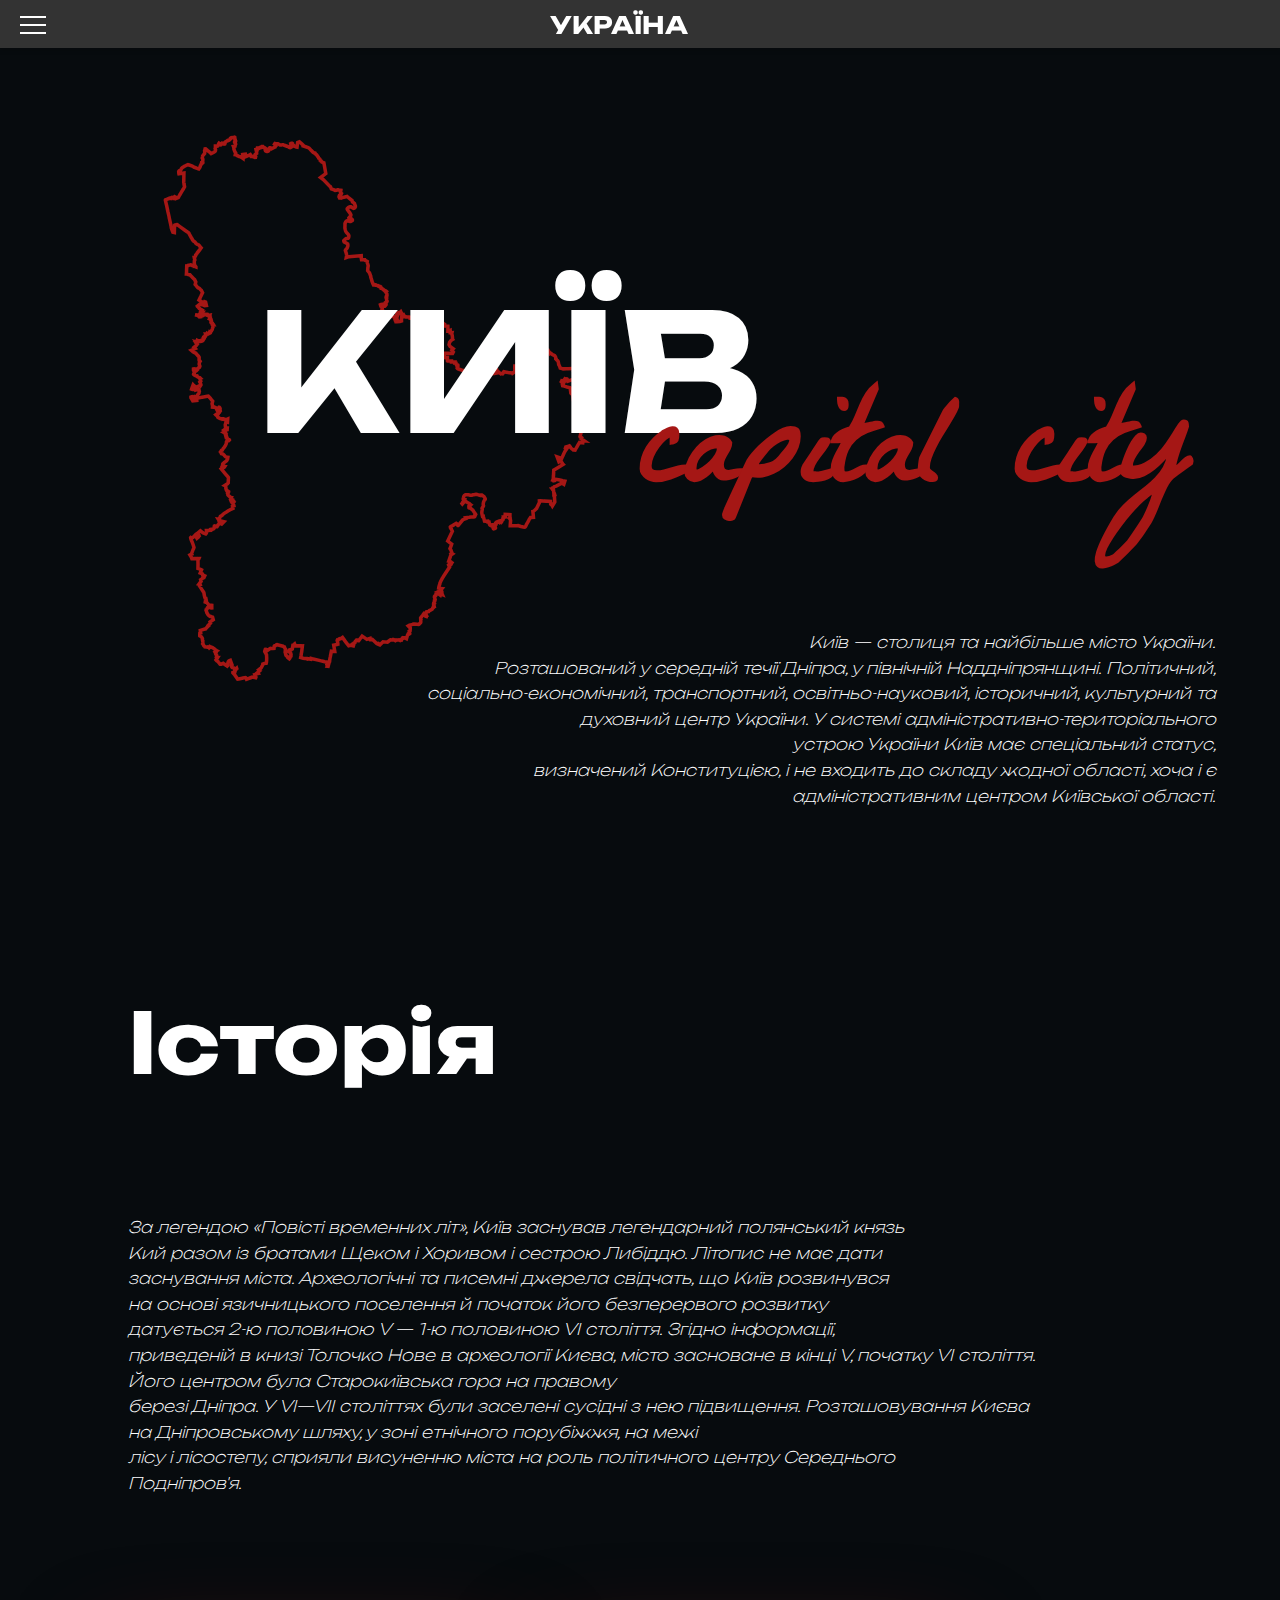
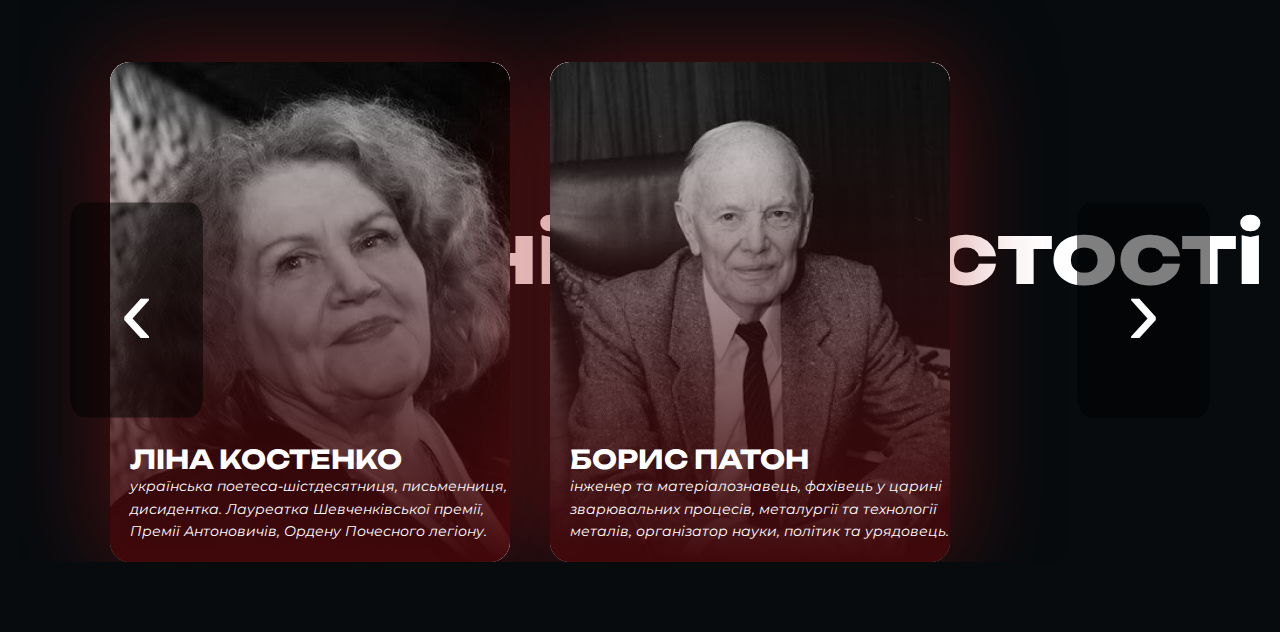
<file: cities_pages/kyiv.html>
<!DOCTYPE html>
<html lang="ua">
<head>
    <meta charset="UTF-8">
    <meta name="viewport" content="width=device-width, initial-scale=1.0">
    <!--Підключення стилю css-->
    <link rel="stylesheet" href="./lviv.css">
    <!--Іконка сторінки-->
    <link rel="icon" type="image/x-icon" href="../Frame 16.jpg">
    <!--Назва сторінки-->
    <title>Київ</title>
    <!--Шрифти-->
    <link rel="preconnect" href="https://fonts.googleapis.com">
    <link rel="preconnect" href="https://fonts.gstatic.com" crossorigin>
    <link href="https://fonts.googleapis.com/css2?family=Unbounded:wght@200..900&display=swap" rel="stylesheet">

    <link rel="preconnect" href="https://fonts.googleapis.com">
    <link rel="preconnect" href="https://fonts.gstatic.com" crossorigin>
    <link href="https://fonts.googleapis.com/css2?family=La+Belle+Aurore&family=Unbounded:wght@200..900&display=swap" rel="stylesheet">

    <link rel="preconnect" href="https://fonts.googleapis.com">
    <link rel="preconnect" href="https://fonts.gstatic.com" crossorigin>
    <link href="https://fonts.googleapis.com/css2?family=La+Belle+Aurore&family=Montserrat:ital,wght@0,100..900;1,100..900&family=Unbounded:wght@200..900&display=swap" rel="stylesheet">
</head>
<body>
    <header class="fixed-header">
        <div class="hamburger-menu">
            <input id="menu__toggle" type="checkbox" />
            <label class="menu__btn" for="menu__toggle">
              <span></span>
            </label>
            <ul class="menu__box">
              <li><a class="menu__item" href="../index.html">Головна</a></li>
              <li class="menu__item_2"><a href="#">Міста</a>
                  <ul class="menu__box_2">
                      <li><a href="./lviv.html">Львів</a></li>
                      <li><a href="#">Київ</a></li>
                      <li><a href="#">Одеса</a></li>
                      <li><a href="#">Харків</a></li>
                      <li><a href="#">Дінпро</a></li>
                      <li><a href="#">Запоріжжя</a></li>
                      <li><a href="#">Миколаїв</a></li>
                      <li><a href="#">Вінниця</a></li>
                      <li><a href="#">Чернівці</a></li>
                      <li><a href="#">Полтава</a></li>
                      <li><a href="#">Суми</a></li>
                      <li><a href="#">Чернігів</a></li>
                      <li><a href="#">Рівне</a></li>
                      <li><a href="#">Івано-Франківськ</a></li>
                      <li><a href="#">Тернопіль</a></li>
                      <li><a href="#">Луцьк</a></li>
                      <li><a href="#">Кривий Ріг</a></li>
                      <li><a href="#">Хмельницьк</a></li>
                      <li><a href="#">Херсон</a></li>
                      <li><a href="#">АР Крим</a></li>
                      <li><a href="#">Ужгород</a></li>
                      <li><a href="#">Черкаси</a></li>
                      <li><a href="#">Луганськ</a></li>
                      <li><a href="#">Донецьк</a></li>
                  </ul>
              </li>
              <li><a class="menu__item" href="#first_section">Історія</a></li>
              <li><a class="menu__item" href="#second_section">Видатні Особистості</a></li>
          </ul>
          <h1 class="header__title">УКРАЇНА</h1>
          </div>
    </header>
    <main>
      <section>
        <div class="start_composition">
          <svg class="map" width="500" height="547" viewBox="0 0 607 772" fill="none" xmlns="http://www.w3.org/2000/svg">
            <path fill-rule="evenodd" clip-rule="evenodd" d="M22.2 51.7006L22.5 51.0006L23.1 50.5006L24.3 50.4006L25.1 49.4006L26.1 47.4006L27.2 46.2006L28.7 45.4006L29.8 44.2006L31 43.9006L33.7 42.4006L35.2 41.9006L37.1 42.4006L41.4 43.9006L44.1 45.6006L45.2 45.9006L47.5 46.9006L49.9 47.8006L50.6 48.0006L51.9 46.2006L52.6 44.5006L52.8 43.4006L53.5 42.3006L53.9 41.3006L54.4 40.0006L54.6 38.9006L55.1 38.8006L55.8 39.5006L56.3 39.0006L56.1 38.0006V37.0006L56.3 35.2006V34.0006L55.4 32.4006L55.7 31.2006L56 29.5006L57.2 27.9006L58.8 26.0006L59 23.5006L58.7 22.2006L59.3 20.5006L59.5 19.5006L60.2 19.4006L63.2 22.0006L65.3 23.7006L66.5 24.7006L67.2 25.6006L67.9 26.2006L69.2 25.6006L71.2 24.7006L73.4 23.1006L74.1 22.1006L74.2 20.5006L73.6 19.2006L74 17.9006V15.7006H74.6L75.5 16.0006L77.3 15.5006L78 14.3006L78.3 13.3006L78.6 12.5006L79.2 11.5006L80.3 12.2006L80.5 12.7006L80.8 13.7006L81.2 14.0006L81.8 13.9006L82.9 12.6006L83.5 11.5006L84.4 11.7006L85.1 12.0006L85.7 12.5006L86.3 12.9006L87.3 12.6006L87.7 11.7006L87.6 10.3006L88.1 9.60059L90.2 8.60059L91.2 7.70059L91.9 7.90059L93.4 7.30059L95 5.90059L95.2 4.50059L96.4 3.70059L97.6 3.50059L99.1 3.90059L100.8 3.10059L101.3 3.30059L101.8 6.50059L102.1 7.40059L102.6 8.50059L102.3 9.30059L101.1 9.60059V10.5006L102.2 11.5006L102.6 12.9006L102 14.4006L101.7 15.9006L99.5 16.2006L100.2 18.1006L100.1 19.9006L100.9 22.1006L101.5 23.7006L102.6 25.3006L102.1 27.8006L103.2 27.9006L104.4 28.8006L107.6 30.5006L109.3 30.8006L110.8 31.4006L113.1 33.0006L113.2 31.4006L112.7 29.7006L112.5 27.6006L114.9 27.2006L116.5 27.0006L116.9 28.6006L117.2 30.4006L119.4 29.5006L121.3 28.6006L123.3 27.5006L124 28.5006L124.5 30.3006L125.8 30.2006L127.3 30.6006L129.6 31.6006L130.6 31.5006L130.9 30.3006L130.2 29.1006L130 27.7006L131 26.7006L132.2 26.0006L132.1 25.3006L132.2 23.9006L132.7 22.3006L131.6 21.8006L131.4 20.8006H132.2L133.2 20.2006L132.9 19.1006L133.1 18.5006H134.5H135.8L136.2 18.0006L137.1 17.6006L137.6 18.1006L139.2 17.6006L139.9 16.3006H141.1L142 17.4006L143.7 18.1006L144.6 18.9006L144.5 19.2006L144.2 20.6006L144.3 21.1006L144.8 22.3006L145.5 22.8006L146.1 23.1006L146.6 23.2006H147.4L148 23.1006L148.7 22.7006L149.3 22.0006L149.4 21.3006V19.9006L149.6 19.2006L150.1 18.4006L150.8 18.1006L151.4 18.0006L152.1 18.2006L152.6 18.5006L153.3 19.5006L154.9 18.7006L156 18.2006L156.9 17.2006L158.3 16.9006L158.5 16.4006L158.8 15.1006L159.5 14.8006V13.8006L158.7 12.7006L157.8 12.4006L158.1 11.9006L160.7 12.5006H162L162.5 12.4006L164.1 13.3006L165.2 14.0006H167.5L168.2 13.9006H169.8L171.3 14.5006L174.1 15.5006L177.4 16.8006L178.2 17.5006L179.5 17.8006L180 17.7006L181.4 16.8006L180.3 12.1006L181.2 11.6006H181.7L182.3 11.7006L182.8 12.0006L182.9 13.3006L185.8 15.9006L188.2 17.1006L189.2 17.3006L190.1 10.5006L192.5 9.50059L196.3 12.9006L199.3 15.8006L199.2 15.9006L203.5 17.3006L204.9 17.7006L206.3 18.5006L207.6 19.9006L209.1 21.6006L211.9 24.4006L214 25.7006L214.8 25.6006L215.6 26.9006L216.1 27.3006L216.2 27.7006L217 28.1006L218.4 30.2006L218.5 30.5006L219.3 31.3006L219.7 32.5006L219.8 32.7006L220.8 33.3006L221.4 33.8006L222 35.4006V35.7006L222.8 36.1006L223 36.7006L223.4 36.8006L223.7 37.2006L223.9 37.7006L224.2 37.8006L224.5 38.2006L225 38.6006L225.3 38.5006L227.1 39.2006L229.8 54.4006L222.4 60.0006L225.4 62.3006L226.3 63.0006L235.3 72.3006L236.4 73.0006L236.8 74.0006L237.6 75.9006L241.6 77.5006L243.1 78.3006L244.7 78.1006L246.6 77.3006H247.2L248.4 77.6006L251.1 77.9006L251 78.9006L250.4 79.9006L250.5 80.7006L250.8 81.4006L251.9 82.5006L250.9 84.5006L249.1 84.9006L248.8 85.7006V86.5006L249.4 86.8006L249.6 87.5006L248.8 88.0006L249.2 88.9006L250.4 88.8006L251.4 89.1006L253.2 88.4006L256.7 87.4006L259.8 86.8006L262.3 88.9006L266.9 92.5006L267.2 94.0006L267.7 94.8006L268.7 95.3006L270.3 96.6006L270.8 98.4006L271.3 99.3006L271.6 100.301V101.301L271 102.501L270.1 103.101L269 103.501L267.9 102.901L265.5 101.301H264.2L263.3 101.501L261.7 102.401L260.1 103.901L260 104.401L260.2 105.101L262.4 108.101L263.7 109.801L265.2 112.601V113.301L265 113.801L264.5 114.701L262.4 117.101L262.6 117.801L263.4 118.401L263.9 118.501H266.4L266.9 119.001L267.3 119.601L267.4 120.001L267.3 120.501L265.2 121.901L264.9 122.001H263.6L263 121.901L260.5 121.101H259.8L258.5 121.701L258 122.701L257.6 123.401L256.9 124.801V127.601L256.8 130.801V131.401L257.2 133.301L257.8 135.701L258.9 137.401L261.4 140.001L262 141.101L262.3 141.901L262.4 142.601L262.1 144.601L261.7 145.401L261.2 145.801L258.8 146.101L258.5 146.301L257.5 146.801L257.1 147.101L256.1 148.101L255.2 149.101L255.3 150.101L255.7 150.901L257.5 151.801L260.7 153.801L261 155.001L260.9 156.901L260.2 159.001L259.8 159.801L259.2 160.501L258.5 161.101L257.6 162.401L257.4 163.101L257.5 163.401L258 164.801L258.3 165.701L258.5 166.301L259 168.001L259.2 169.701L259.1 170.701L258.7 173.001L262.6 171.701L274.4 170.801L279.8 170.301L279.9 173.901L280.1 175.001L280.3 176.201H280.5L284.6 176.101L284.7 176.601L288.3 178.501L288.2 179.301L288 179.401L289.1 182.401L289.6 184.101V185.001L289.4 186.401L289.2 187.001V187.601L288.9 191.201V191.401L291.5 194.701L293.3 199.601V200.701L294.2 203.301L294.6 204.701L294.7 205.701L295.1 206.401L295.3 207.301L295.7 208.001L296.1 209.301L297.1 211.601L299.2 211.301H299.5L299.6 211.801L299.9 212.001H300.3L303.4 212.501L303.6 213.201L303.9 213.501L304.5 213.701L305.3 214.101L306.5 213.701H306.9L307.4 214.101L307.6 214.701V215.501L307.8 216.301H308.2L308.7 216.501L309.2 216.901L310.7 217.601L311 217.901L311.1 218.201L311.9 218.701L312.1 219.201L313.4 219.501L314 220.101L314.6 220.201L315.2 220.701L314.3 221.501L314.9 222.101L315.1 223.001L315.9 224.001L316 224.301L316.2 226.301L316.1 226.901L315.3 227.401L314.9 228.801L315 229.101V229.701L315.3 230.001L315.4 230.401L315.7 230.601L315.5 231.501L315.8 232.801L316.3 234.301V234.801L315.9 235.501L315.5 235.901L315 236.201L314.2 236.401L313.8 236.701L313.9 237.101L314.5 237.601V238.301L314.9 239.101V239.401L313.4 241.301L313 241.701H311.7L309.6 238.801H309.5L308.4 239.501L307.3 239.301L306.9 239.501L307.5 241.601L307.9 242.401L308 242.601L308.9 242.701L309.3 243.001L309.5 243.801L309.3 244.101V244.901L309.6 245.701L309.2 246.601L309.8 247.201L310.2 247.801L310 248.401L309.6 249.301L308 250.001L307.7 250.501L308.3 251.601L307.9 252.101L307.8 252.701L308.2 253.301L308.1 254.001L308.6 254.501L309 254.101L309.5 253.901L309.7 254.001L310 253.601L310.5 253.801L310.6 253.601L311.9 253.101L313.7 253.201L313.9 252.701L314 252.201L313.9 251.901L314.4 251.701L314.8 251.801L315 252.301L315.5 252.401L315.9 253.101L319.4 254.201L321.4 255.501L321.9 256.101L323.2 256.201L321.3 255.101L321.7 255.201L322.8 255.001L323.5 255.201L324.1 255.501L325 256.201L328.7 256.901L329.1 255.901L329.5 256.001L330.1 255.701L330.3 255.401V254.701L329.8 253.801L330 252.601L330.1 252.301L331.1 250.901L331.7 250.801L332.2 251.301L333.3 250.901L333.7 250.501L334.3 250.101L335 250.001L335.3 249.701L335.5 249.801L335.7 249.601L336.4 251.101L336 251.301L334 251.801L332.2 252.901L330.6 252.701L330.4 253.701L330.5 254.001V254.901L330.8 256.001L330.4 256.601L329.7 257.301L329.6 257.901L329.1 258.801L329.6 258.901L330.4 259.801L330.5 260.201H329.6L327.6 260.101L327.9 260.701L327.7 261.001L328.2 262.401L328.6 262.601L328.8 262.901L328.9 263.501L330.4 263.401L334.4 263.301L336.7 262.601L336.6 260.001L336.9 256.901L337.1 255.501L339.6 253.701L340.1 254.601L340.2 255.401L340.1 255.801L340.2 256.301L340.6 256.401L342.8 256.501L343 256.701L347.8 256.901L348.8 257.201V258.701L352.4 259.201L352.9 258.101L353.5 257.101L357.4 257.501L357.7 257.601L360.5 257.301L365.4 256.401L365.8 257.201L366 257.001H367.4V257.201L367.8 257.001L368.4 257.301L369 257.801L369.3 257.601L370.9 257.101L377 256.601L378 252.301L378.2 251.301L380.2 251.601L383.5 252.101H383.9L384.1 252.301H384.4L388.9 253.501L388.4 255.701L388.1 257.701L388 258.101L387.8 261.501L388.1 261.801L389.1 262.401L389.9 262.301L391.8 262.501L392.8 264.101L393.5 265.501H395L397.3 267.201L396.9 268.001L396.7 269.601L397.5 269.701L402.1 269.801L402.2 273.101L402.1 277.001H402.8L403.2 276.801L405.3 275.901L405.4 279.001L407.9 278.901L407.5 280.601L407.9 281.801L408.3 283.001L408.6 285.901V287.701L409 288.501L406.8 289.801L405.5 291.401L404.8 292.201L404.5 292.801L403.8 295.901L405.3 298.501L406.6 299.401L409.7 301.701L407.7 303.901L409.8 306.301L408.7 308.401L405.2 308.501L404.8 308.301L403.7 308.201H401.4H397L396.9 313.101L397 314.001L398.5 314.201H401.5V318.801L401.6 318.901L407.2 319.001V320.301L412.1 320.401L412 321.301L413.4 321.101L413.5 321.201L413.6 323.101L414.5 324.901L415.8 324.401L416.2 324.601L416.3 324.901L416.2 326.201V327.101L416 327.601L415.3 328.501L415.2 328.901L415.6 329.401L416.5 330.101L417.2 330.401L417.7 330.501L418.6 331.001L419.5 331.101L420.1 331.301L422.4 332.101H422.8L423.3 332.301H423.7L424.9 333.001L425.3 332.901L426.4 333.201L426.3 333.601L428.8 334.501L428.9 335.101L429 336.201L429.4 338.401L429.6 339.301V339.801L430.8 343.001H431L434.2 338.501L434.8 337.601L435.7 335.701L436.7 333.701L436.9 333.301L439.3 332.301L439.6 332.601L440.5 334.001L442.6 334.801L444 335.501L445.3 335.401L445.7 336.101L446.4 336.701L448.2 337.401L448.3 338.001L449.4 339.801L449.5 339.901L449.6 340.801H449.8L449.3 342.401L449.9 342.501H450.9L453.1 342.701L454.2 343.001L454.9 343.101V341.301L456.4 341.401L456.7 340.801L457 339.701L462.1 338.301L463.6 337.401L464.9 336.601L464.8 335.701L466.2 336.101L467.2 335.901L468.5 335.801L468.6 336.401L470.8 336.001L470.9 334.701V333.901L471 331.301H471.1L471.5 332.901L471.7 333.101L472.8 333.501L474.5 335.701L475.2 335.801L476.1 336.501L476.3 336.201L477.1 336.501L477.3 336.801L478.3 336.601L478.7 336.901L479.4 337.001L479.9 336.401L480.3 336.101L480.7 335.401L480.9 334.201L481 334.101L481.6 334.201L484.6 334.701L487.3 335.301L488.6 335.401L490.4 335.701L493.1 336.101L493.3 336.401L495.3 335.101L496.3 333.501L496.6 332.201L496.7 330.901L496.5 328.701L496.6 325.801L498.2 325.701L499.9 325.301L500.2 326.101L500.3 326.601L501.1 327.301L502.2 326.201L503.8 323.701L505 322.501L507.8 322.801L513.7 323.401L518.4 323.501H520.4L524.7 323.701L524.2 320.901L523.7 317.701L526.1 317.201L525.9 312.801L525.6 310.601L525.1 308.401L526 308.201H527.7L529.8 308.401H531L530.7 306.701V303.001L530.9 302.601L531.4 302.401L536.7 301.401L538 301.201L540.4 300.201L542.5 304.701L543.8 304.101L545.9 308.001L546.5 307.401L547.2 308.001L549 309.401L549.9 309.901L552.1 310.901L552.8 311.301L553.2 311.801L554.2 313.701L554.3 314.001L554.4 315.701V315.901L555.2 316.501L555.4 317.201L557 318.501L557.5 319.301L557.9 320.101L558.1 321.101L558.4 322.901L558.5 324.001L559.2 325.001L560.4 327.801L560.7 329.001L563.1 329.601L564.5 329.901L564.8 330.101L569.7 329.901L571.6 329.801L578 329.501H580.9L583.1 329.901L582.9 333.301V333.601L580.2 334.701L582.5 338.201L583.2 339.401L582.8 340.101L579.8 344.501L571.4 347.501L571.1 346.601L570.9 345.201L570.4 344.501H570.2L569.3 344.301L568.4 345.001L567.5 344.501L567.2 344.301L566.7 345.001L566.9 345.401L566.7 345.701L566.9 346.301L567 347.301L566.9 347.801L566.4 348.601L565.3 348.001L565 347.001L564.9 346.701L564.5 347.001L563.5 346.901V347.201H562.8L562.4 348.001L563.2 348.401L563.3 349.001H563.9L564.1 348.701H564.4L564.5 349.301L564.8 349.601L565.2 349.301H565.7L565.5 350.001L565 349.901L564.8 350.501L564.4 351.301L563.7 351.901L564.1 354.001L566.2 354.401L569.5 355.301L569.7 355.501L574.3 356.701L574.6 356.801L574.8 357.201L574.9 358.001L575.6 363.401L575.7 364.301L578 366.501L578.3 367.301V367.901L578.8 371.401L578.9 371.601L579.2 374.101L579.4 375.001L579.6 375.201L581.7 376.701L585.1 374.201L586.6 373.301L590.1 370.601L591.1 371.701L591 372.101L590.3 372.901L589.5 373.701L588.2 375.401L587.5 376.401L587 377.001L585.9 378.201L586.3 378.701L586.5 379.501L586.6 379.801L587.5 380.201L587 381.001L587.5 382.001L587.1 382.601L586.5 383.301L585.5 384.001L588.5 384.701L589.9 384.901L591.3 384.401L592.1 383.201L594.9 382.401L596.5 383.001L598.4 383.301L602.1 383.601L603.4 386.001L602.5 387.401L599.3 390.701L599.6 392.501L601.5 396.201L599.6 401.301L596.8 403.101L599 406.801L597.1 408.001L590.5 412.401H589.5L589 412.701L588.8 413.401L588 413.701L590.5 415.301L589.8 416.001L590.9 416.101L590.8 417.001L588.7 425.601L590.8 427.101L590 428.401L594.5 431.501L592.9 431.401L592.5 434.301L587.9 433.801L586.9 435.501L585.8 437.401L584.3 440.001L582.3 443.501L581.7 444.701L579.7 444.401H579.1L578.7 444.001L576.9 442.801L576.7 442.701L575.3 441.201L574.9 440.301L573.6 438.701L571.4 439.401L568.6 440.301L568.1 441.801L570 442.601L568.2 445.201L567.7 445.901L566 449.101L564.6 452.301L564 453.601L562.8 456.401L556.3 454.201L557.1 456.301L558.9 461.301L561.3 459.801L564.2 464.101L564.9 464.901L559.5 468.101L554.3 471.301L551.6 472.901L551.4 476.301V476.601L551.2 480.201L551 482.301V483.001L550.8 485.801L550.1 487.301L550.8 487.601L551.2 488.101L552.7 487.801L552.8 486.501L553.2 486.701L553.5 486.601L553.8 486.301L554.5 485.901L558.4 486.701L563.1 487.601L563.6 487.801L567.2 488.501L565.8 492.901L564.2 491.901L563.5 491.101L555 495.601L553.9 495.901L552.3 496.301L552.1 496.701L551.1 497.401L550.4 497.801L550.7 498.901L549.2 499.201L549.7 499.801L550 500.501L551 501.301L551.4 502.501V503.501L551.6 504.801L551.8 507.501L552.8 507.201L553.1 508.301L552 509.001L552.4 510.101L552.5 510.801L553 517.601V518.001L549.6 523.601L548.5 521.701V521.501L547.5 521.301L547.2 520.901L547.1 520.401L546.9 517.901V517.101L544 516.801L539.6 516.601L539.4 516.901L536.3 516.601L532.5 516.201L531.3 516.301L531.4 518.301L531.3 518.701L527.6 526.501L527.4 526.901L525.4 528.901L524.4 529.801L522.6 531.101L522.1 531.301L522.3 533.101L522.4 534.301L522.8 538.501L522.9 539.601L520 539.701H518.7L517.9 541.001L517.1 542.301L516.5 543.401L515.9 544.701L515 546.301L513.1 549.601L512 551.901L511.4 552.901L510.8 553.401L510 553.601L508.7 553.401L507.1 552.901L505.3 552.501L503 551.801L501.3 551.301L498.9 551.401H492.8L490.1 551.501L490.3 548.301L490.5 546.001L490.6 544.001V543.701L489.9 542.001L488.9 541.001L490 540.201L489.7 538.901V535.701L487.6 535.601L483.1 535.501V536.301L483.2 537.201V538.001L482.6 538.101V539.101H480.5L480.6 539.701V540.401L480.2 541.801H479.7L479.4 543.301L478.7 543.801L478.2 545.401L478 545.801L477.1 545.901L476.9 546.401L476.3 546.001L475.8 546.401L475.1 544.701L474.5 544.901L474.7 545.501L473.9 546.001L473.5 545.601L473.2 545.801V546.301L473 546.501L471.5 547.101L470.6 546.501L470 546.901L469.4 547.701L469.5 548.201L470 548.701L470.1 548.901L470.2 549.501L469.9 550.201L469.2 550.901L468.6 551.101L468.7 551.701L468.4 552.401L468.8 553.001V553.301L469.2 554.101L469.3 554.601L468.9 555.201L468.1 555.601L466.8 555.901L466.5 555.701L466.2 555.201L465.9 554.301L465.6 553.001L465.4 551.701L465.1 550.201H464.6L464.2 550.601L463.4 551.301H463L462.3 551.001L461.5 550.501L461.1 550.101L460.9 549.701L460.2 546.201L458.5 546.101L458.3 545.001L455.2 545.101L453.8 545.001L453 541.501L452.4 539.401L452.1 538.001L451 538.101L450.4 535.801L450.1 534.301L450 532.101L450.5 529.201L450.6 528.301L450.3 527.301L450.5 526.401L452.3 523.601L452.4 523.001L452 521.801V521.101L452.1 519.801L452.5 517.901L452.8 517.201L453.8 515.201L454.8 514.301L454.9 513.701L454.8 513.301L453.2 510.501L450.1 508.101H449L448.3 508.801L447.2 508.501L445.9 508.201L443.4 507.301L442.3 507.201H441.8L438.9 507.801H437.5L437.1 507.901L436.6 508.301L436 508.401L433.8 508.301H433.3L431.4 507.801L428.8 507.601L427.1 507.801L425.3 508.901L424.6 510.001L424.1 512.001L423.8 512.801V513.401L425.9 514.301L424.9 516.201L423.4 517.901L422.8 518.601L422.3 519.601V520.101L422.1 520.301L422.5 520.801L423 520.201L423.4 519.701L424.2 519.001L424.9 518.201L425.6 517.901L427.4 517.201L430 518.801L430.3 519.101L431.6 519.801L432.8 520.501L433.1 521.101L434.3 522.001L433.1 522.901L432.8 522.801L431.8 523.901L431.9 524.301L431.8 525.601L431.9 526.101L432.4 526.301L433.1 526.401L434.2 526.601L434.8 527.501L435.3 527.801L436 528.201L436.4 528.801L437.3 529.401L438.7 531.601L439.4 532.701L440 533.301L440.7 534.401L441.4 535.501L440.2 538.201L439.2 538.001L438.5 539.001H436.8H434.3L432.4 539.401L426.9 540.201L427.3 541.501L425.3 542.201L423 543.101L422.7 543.601L416.6 551.201H416.3L415.8 550.201L415.2 549.301L414.4 548.301L413.9 548.001L409.7 550.601V550.701L409.1 551.101L409 551.001L407.2 552.101H407.1L406.3 552.601L405.7 553.101L405.8 553.701L405.7 554.101L406.1 554.701L406.4 555.401L406.9 556.001V556.301L407.2 556.701L407.8 558.001L408.2 559.001L408.4 559.401L402.6 571.501L401.9 573.001L404.8 575.201L407.5 577.301L405.5 583.001L405.1 583.601L405.3 584.201L405.7 584.601L406.5 586.101L407.4 588.701L407.6 589.001V589.701L407 590.401L408.6 591.301L407.6 592.001L406.5 592.401L403.4 601.401L405.5 601.701L406.2 602.401L406.7 603.001L407.7 603.701L406.5 605.301L406.8 605.501L406.4 606.301H406L405.3 605.901L405.4 605.101L404.8 604.501L404.3 604.801L404.2 605.501L403.9 605.901L404.1 606.101L403.6 606.801L403.2 607.101L404.5 609.801L401.8 614.001L400.6 615.801L396.7 621.701L395.4 623.701L394.7 624.701L392.1 629.801L390.8 632.801V633.701L390.2 635.201L389.9 636.401L389.6 637.001L389.2 639.501L391.8 639.901L393.7 640.201L392 642.101L391.6 642.901L391.2 643.101L392.6 643.201L393.2 643.701L393.6 644.301L393.7 645.301L393.6 646.601L393.8 647.501L394.2 648.401L392 647.501L391.4 649.401L388.5 647.201L387.7 646.701L387 647.701L385.4 647.601L385.2 648.501L384.8 650.301L384.6 650.401L383.6 650.701L383.2 651.301L383.1 652.301L383.2 652.801L384 654.801L384.2 655.501L384.1 656.001L383.2 656.701L383.1 657.701L383.4 658.401L382.6 659.501L382.2 660.401V661.101L382.7 661.601L381.9 662.301L382.1 663.801L382 664.301L382.3 664.601H382.7L382.8 665.101H382.1L382 665.401L382.2 666.201V666.601L381.8 667.001L381 667.101L380.8 667.201L380.6 667.701L380.5 668.701L380.1 669.201L378.3 670.201L376.1 671.201L375.6 671.701L375.1 672.501L372.5 672.901V673.401L370.7 674.401L370.8 675.801L372 678.301L371.7 678.401L371.9 679.301L371.8 679.601L370.6 679.201L370.3 678.901L370 677.901L369.3 675.101L368.6 674.901L366.8 677.401L363.7 681.501V682.901L364 683.401L363.8 683.701L363.9 687.201L363.8 687.901L361.9 690.001L361.2 690.601L360.7 690.701L358.6 690.501L355.4 690.301L353.6 690.201L352.6 690.401L352.1 690.601L349.8 691.301L348 691.901L346.2 692.901L347.8 694.601L349 695.401L349.1 695.901L348.8 699.601L347.6 700.301L348.3 703.801L347.7 704.301L347.2 704.501L346.8 704.201L346.6 703.601H346.3L346.1 703.801L345.8 704.801L345.2 705.701L343.7 711.001L341.5 709.901L340.9 709.601L338.9 709.501L338.6 709.801L338.3 709.701L338.1 709.901L338.2 710.901L337.5 711.201L337 711.601L336.9 711.901L336.7 711.801L335.7 712.301L335.4 712.601L335.2 713.301L334.8 713.501L334.4 713.401L333.2 712.601L331 712.801L329.6 712.901L329.2 712.801L328.7 713.401L328.2 713.701L327.6 713.301L326 712.401L324.9 712.101L324.3 712.601L321.2 712.501L320.5 712.801L317.8 715.001H317.6L316.7 715.801L310.6 715.301L306.3 719.501L305.1 718.401L303.9 717.401L303.1 717.601L302.9 717.401L302.1 717.301V718.001L301.7 717.801L299.1 715.301L295.7 712.101L295.1 712.301L294.5 712.201L294 711.801L293.3 712.101L293 712.501H292.6L292.3 712.001L292.2 711.501L292.1 710.401L287.8 711.801L283.3 708.701L281.1 707.301L278.8 710.301L276.6 713.201L276.2 713.801H275.6L275.1 713.401V713.101L274.7 712.701L274.3 712.601H273.2L272.7 713.201V713.401L272.3 713.701L271.8 714.401L271.6 714.801L271.1 715.101L270.8 715.701L270.6 716.301L270.7 716.801L270.2 717.201L269.2 717.401L269.1 717.801L268.3 718.101L268.6 719.301L268.5 719.601L269 720.301L268.7 721.201L267.9 721.001L266.5 720.701L264.7 720.101L262.1 720.901L258.4 716.201L255.6 712.201L253.4 709.001L250.8 710.801L250.4 711.001L249.8 711.101L249.4 711.001L249 711.301H248.4L248 711.601L247.4 712.601L247.2 712.801L246.3 713.101L246 713.001L245.9 713.201L246.3 714.801L246.8 717.801V718.401H246.7L246.2 718.901L245.3 719.201L243.8 719.501L241 720.001L242 725.701L242.5 728.901H241.6L237.7 728.501L236.3 735.901L235.6 739.101L235.2 742.801V743.201L234.8 743.601L233.1 749.901L232 749.801L232.6 748.401L231.2 747.201L231.5 743.801L228.3 743.301L224.4 742.501L220.5 741.501L210.7 739.201L208.9 738.701L208.5 739.901L206.9 739.501L205.5 739.301H204.9L204.4 739.101L203.9 739.501L202.5 739.001L202.4 738.901L200.2 738.701L197.9 738.401L195.6 737.801L194.4 737.501L194.9 734.701L195.3 731.701L195.7 730.001L196.4 724.501L196.8 721.001L194.1 721.101L194 720.901L189.8 721.001L186 721.101V718.801L185.8 718.301L184.8 719.201L184.3 719.601L183.4 719.901L182.9 723.301L182.6 725.201L182.1 725.301L181.7 725.501L181.3 726.401L180.9 726.601L180.3 726.401L179.8 726.601L179.7 726.901L178.7 726.801L177.7 728.001L177.3 728.801L178.3 729.601L180.2 731.201L180.3 731.501L180.1 732.101L180.7 732.901L180.8 733.501L180.6 734.801V735.501L179.6 736.001V737.001L179.3 737.501L179.1 738.201L178.3 739.201L176.1 737.501L175.3 736.101L175 735.701L173.6 734.401L173.4 733.501V733.101L173.1 732.501L173.2 731.501L172.7 730.801L172.4 730.001V729.601L172.7 729.301L172.9 728.701L172.6 727.501L172.7 726.601L172.9 726.301L173 725.601L171.9 724.101L171.4 722.501L170.6 722.201H170.3L169.4 721.501L165.5 720.501L162.9 719.801L161 719.301L160.4 719.401L160 719.701L159.3 720.401L159 720.601L158.3 720.501L157.7 720.601L157.1 721.301V721.601L156.8 723.301L156.7 724.601L155.3 724.801L152.4 724.701L151.8 724.601L151.3 724.901L148.8 726.501L147 727.701L146.5 726.801L145.9 726.301L145.4 726.001L145 725.801L144.5 725.901L143.6 728.701V729.101L145.7 732.701L146.2 733.701V734.501L146.4 738.301L146.3 741.701L146 744.601L145.7 745.501L144.6 745.601L141.9 746.201L141.6 746.301L141 746.601L140.9 747.701L139.9 749.701L138.7 751.901L137.8 753.001L137.2 753.201L135.2 754.801L136.6 756.001L134.3 758.001L133.2 758.901L134.2 760.101L131.2 760.901L129.6 761.501L131.2 764.901L130.8 766.001L127.3 765.401L125.8 765.201L123.9 766.101L123.6 766.001L120.5 767.201L117.9 768.201L117.4 767.201L116.9 766.101L116.4 765.801L112.9 766.401L111.9 766.601L106.9 767.601L105.4 767.801L100.6 761.001L98.7 758.901V758.801L100.2 758.301L101.5 757.901L101.6 757.101L101.4 756.101L102 756.001L102.3 755.601V754.901L102.5 754.701L102.2 754.301L102.5 753.801L103.3 753.601L104.1 753.101L104 752.801L103.7 753.101L102.1 753.601L101.1 753.001L100.4 752.301L98.6 751.701L97.9 751.601L97.4 751.201L96.7 750.101L96.3 748.301L96.4 747.901L97.3 747.501L96.4 745.101L95.1 741.501L93.3 742.201L92.9 742.501L92.2 743.401L91.8 744.401L91.5 745.601L91.4 746.401L91.3 748.101L91 749.301L90.7 749.601L89.5 748.601L89.1 748.501L86.5 746.701L85.1 745.601L82.2 746.901L80.7 746.801L80.3 746.501L79.4 745.201L77.9 743.501L77.7 743.101L76.4 742.301L75.8 741.801L74.9 740.801L76.1 739.201L77 737.801L75.6 737.901L75.3 737.301L76.1 736.001L76 735.301L75.7 734.501V733.901L75.5 733.401L74.6 732.801L74.3 732.201L74.2 731.401L73.8 730.101L73.6 729.801L74.2 729.501L75.3 729.001V728.301L76 727.901L75.5 727.601L74.7 727.001L73.5 726.101L72.1 725.001L71.2 724.301L70.3 723.801L69.8 723.401L66.5 722.101L66.3 722.001L65.8 723.101L65.3 723.601L64.8 722.901L63.6 722.601L63.3 722.501L62.5 722.801L61.4 722.701L59.1 722.301L58.7 721.701L58 721.201L57.3 720.201L57.1 719.701L57 719.101L56.3 718.201L56 717.901L56.2 717.001L56.3 716.201L56.2 714.501L56.3 713.901L55.7 712.601V710.601L54.4 708.401L53.5 707.701L52 707.001L51.9 705.701L52.1 702.601L52.2 702.401L53.2 702.301L52.7 699.301L54 698.801L59 697.301L60 697.201L62.4 694.501L63.8 693.301L64.3 692.901L63.8 692.101L67.1 688.801L66.5 687.201L70.4 684.501L71 684.101L70 680.501L68.8 680.001L67.2 679.401H66.7L66.2 679.101L65.4 678.801L64.3 677.801L63.6 677.001L61.8 673.901V673.201L60.8 670.901L61 670.001L61.6 669.801L62.2 669.001L62.5 667.601L62.9 667.101L63.5 666.701L63.8 666.601L64.2 666.801L65.6 666.601L66.4 666.801L67.4 667.301L68.3 667.601L68.8 667.501L68.6 665.701H68.9V663.801L66.6 663.601L65.9 664.801L65.2 663.901L64.6 662.901L61.9 659.901L59.7 659.101L60.2 656.001L60.4 655.601L60.9 655.801L60.5 653.901L59.5 653.701L58.9 652.101L58.4 649.901L58.2 648.701L57.8 646.101L57.4 645.301L53.6 639.501L51.3 635.901L52.6 635.101L52.1 634.201L50.8 633.901L53.8 629.901L53.2 627.701L55.4 626.301L57.1 623.501L58.1 624.001L58.9 622.201L56 621.001L55.8 619.601L55.7 619.401L52.6 618.201L54.4 613.701L52.3 612.701L51.1 612.301L49.4 611.701L49.5 605.401L49.4 601.001V599.501V599.301L50.4 598.601L50.8 597.601H50.6L49.4 597.901L45 597.701L41.8 597.901H40.8L40.1 596.101L38.1 592.701L40.4 591.601L40.2 591.301L42.6 584.901L43.3 583.601L43.8 582.201L42.6 578.201L41 573.801L40.7 573.401L40.4 572.701L40 571.701L39.3 569.701L39.1 568.401L39.3 568.201L40.8 569.101L42.8 567.601L45.4 564.801L48 569.101L49.5 567.901L49 567.001L50.8 565.901L50.3 565.001L50.7 564.601L50.1 562.801L49.4 561.601L52.9 558.501L56.4 561.401L57.5 562.001L60.3 563.001L61.1 562.001L61.7 560.701L61.4 558.201L66.8 557.901L66.6 557.001L66.9 556.701L68.4 556.301H69.9L71.3 556.001L71.8 555.501L72.2 555.101L72.3 553.501L72.6 551.901L73 551.701L76 552.901H76.3L77 551.901L77.4 551.201L77.6 550.301L78.3 549.701L79.7 548.701L80.3 547.601L82.9 549.001L86.1 545.801L83 544.901L82.3 544.701L79.2 545.101L78.8 543.401L78.1 542.301L79.1 542.401L79.9 540.601L80.7 539.201L81 538.301L81.6 538.001L81.9 537.601L83 537.201L83.9 536.401L84.8 535.201L86.5 534.101L87 533.601L89.1 532.401L92.2 530.401L94.2 529.201L97.3 527.801L98.8 527.101L98.2 524.201L100.2 523.401L100 522.401L99.6 521.401L99.3 521.501L98 519.201L97.4 518.701L97.3 518.501L98 518.301L98.2 517.901L98.6 517.801L99 517.401L99.6 517.301L99.5 517.001L99.2 516.601L99.4 516.501L99.1 516.201L98.9 515.601L97.9 516.001L97.6 515.701L97 515.801L96.9 515.501L96.6 515.601V516.001L96 516.101L95.3 514.401L96.4 512.401L96.5 512.101H96L96.1 511.701L95.3 511.001L93.7 509.901L91.8 508.101L91.9 506.701L91.4 506.401L91.1 505.601L91.4 505.101L92 504.401L92.5 504.001L92.7 503.601V503.301L92.4 503.101L91.9 503.501H91.6L91.3 503.201L91.1 502.701L90.5 502.401L90 501.901L89.3 500.601L89.2 499.801L88.8 499.001V497.301L88.5 495.701L88.3 495.401L87.1 494.801L91 492.201L91.5 491.801L91.7 491.201L92.1 490.901L92.4 483.501V483.301L92 482.601L89.5 479.901L84.6 474.101L82.1 471.001L82.9 470.301L83.7 470.001L84.1 469.701H84.6L84.9 469.501H85.3L86.1 469.201L86.6 468.701L87.2 467.801L86.6 467.701H86.1L85.3 467.601L84.3 467.301L83.8 467.101L84 466.701L84.4 464.201L86.1 462.701L86.2 462.501L89.2 460.201L90.4 459.001L90.6 458.601L91.2 456.201H91.4L91.6 455.001L90.7 454.901L88.9 454.301L88.1 453.801L87.4 453.201L86.1 451.501L84.9 450.401L84.4 450.101L83.2 450.001L82.7 449.801L81.9 448.501L81.8 448.001L81.2 447.301L81.4 447.001L81.9 446.601L82.2 446.001L82.3 445.501L82.6 445.101L83.6 444.801L84.5 443.401L85.1 442.301L86.4 440.801L88 438.501L88.6 437.101L89.4 435.501L89.6 433.001L90 432.201L90.8 431.501L91.5 431.701L92 431.401H92.7L93.4 430.801L93.1 430.301L93.3 429.901L92.3 429.301L91.2 428.601L91.4 428.401L90.5 427.301L89.8 425.701L89 422.401L88.5 422.601L88.2 423.101L87.8 421.601L88.1 421.401L86.5 420.101L85.8 419.701L87.5 418.901L86.7 417.301L85.9 416.601L87.4 415.501L88.2 416.001L88.8 416.901L89.1 416.801L89.7 415.801L90.6 415.701L90.8 413.401L88.4 413.201L87.9 409.101L89.2 404.501L91.1 405.201L91.4 400.801L89.2 401.701L88.5 401.801H87.7L87.4 401.701V401.301L86.9 401.101H86.3L85.4 400.501H84.9L84.8 400.801L84.1 401.001L83.8 400.401H82.4L82 400.501L81.5 400.401L80.2 399.901L77.6 398.501L76.8 397.001L76.4 396.401L75.7 395.801L75.1 395.301L74.6 394.801L75.3 394.301L76 394.401L76.5 394.101L77.3 393.801L78 393.301H78.1L78.4 392.701L78.3 392.401L78.6 392.201L78.3 391.801V391.501L79.3 390.701L80 390.601L80.9 389.401L80.6 388.501L80.7 388.201L80.5 387.001L79.8 386.601L79.4 385.901L79.9 385.301L80.2 385.101L80 384.701L79.5 384.201H79.3L78.9 384.901L78.6 384.701L76.7 387.101L76.1 386.701L75.8 387.201L74.7 385.201L74.1 384.601L72.8 384.101L72.3 383.901L71.4 384.101L69.9 384.001L70 382.101L69.4 379.601L69.3 379.301L70 376.601L70.2 375.701L68.9 374.301L66.8 371.501L64 368.501L62.6 368.701L60.6 369.101L58.3 369.601V369.501L51.2 370.801L47.4 371.501L47.7 374.501L46.9 374.601L43.5 375.101L42.1 375.301L40.9 373.101L39.5 370.801V369.701L40.9 369.201L41.3 369.101L44.1 370.301L45.1 370.801L45.5 369.201L47.6 369.601L49.1 366.401L49.3 366.201L50.4 364.901L50.8 364.401L51.2 362.401L51.1 362.301L51 361.501L51.2 361.401L51.1 360.901L50.8 359.401L47.3 359.601L46.6 359.801V358.901L41.7 359.101L40.4 358.601L40.9 357.101L42.6 352.701L43.9 354.101L45.7 355.101L46.8 355.701L48 356.501L49.1 355.301L49.4 355.501L50.3 354.801L51.6 353.801L52.6 354.301L53.6 352.701V352.501L52.8 349.901L52 348.501L53.3 347.201L52.2 344.801L52.1 343.601L52.9 343.301L52.1 342.501H51.4L51.1 342.301L49.8 341.901L49.1 341.301L48.3 340.901L48 340.001L47.4 340.101L46.3 339.801L45.2 339.101H45L44.3 338.701L43.9 338.301L43.4 338.001L43.2 337.601L43.4 337.101L44 336.401L44.3 335.701L44.2 335.201L44.4 335.001L44.6 334.301L44.4 333.801L43.9 333.601L43.3 332.501L43.4 332.101L43.2 331.901L43.1 331.401V330.301L44.1 330.101L45.1 330.301L47.3 330.401L48.4 331.001L48.5 331.301L49.2 330.601L49.9 328.801L50.5 328.301L51.5 328.001L52.1 326.701V326.201L51.3 324.201L51.1 323.501L51.3 321.901L51.4 321.401L51.8 320.601L52.5 319.501L52 318.801L51.2 318.301L51 317.501L51.1 317.101L51 316.301L51.1 315.801L51 314.501L51.1 313.901L50.6 313.001L49.9 311.901L49.6 311.801L46.6 308.301L46.4 307.901L45.7 307.601L44.9 307.401L43.4 306.701L42.3 306.001L42 305.201L40.9 304.501L40 303.701L45.6 301.401L44.8 300.501L43.9 299.701L46.6 297.301L47.1 297.001L48.1 295.501L48.3 295.301L47.3 294.101L46.7 293.401L46.9 293.101V292.701L46.7 292.501L47.2 292.401L46.9 292.001L47.3 292.101L47.4 291.901L47.9 292.001L48 291.401L48.3 291.501V291.201H48.6V290.601L48.7 290.101L49.2 290.401L49.6 290.201L50.2 290.301L49.9 290.701L50.1 291.201L50.3 291.101L50.4 290.701L51.2 291.001L51.3 290.601L51.9 290.701L52.1 291.001L52.6 290.801V290.401L53.2 290.101L53.3 290.501L53.7 290.601V291.001H54L54.5 290.701L54.7 290.801L55.2 290.401L55.4 290.601L56.2 290.301L56.4 289.601L56.7 289.201V289.001L57.2 288.801L57.5 288.301L57.4 287.901L57.8 287.501L57.5 286.901L57.8 286.801L57.9 286.501L57.6 286.201V285.901L57.2 285.401L57.4 285.001L57.8 284.901L58.6 284.301L59.1 284.401L59.2 284.001L59.6 283.901L59.8 284.201L60 283.901V283.201L60.3 282.901L60.1 282.701H59.7L59.9 282.401H60.2L60.3 281.701L60.2 281.301L60.7 281.401L61 281.801L61.2 281.401L61 281.101L61.4 280.901L61.9 280.101L62.2 280.401L62.8 280.501L63.1 280.201L63.7 280.401L63.9 280.201L64.3 280.301L64.7 280.001V279.601L64.9 280.101L65.4 279.801L65.5 279.401H65.7L66 278.301L66.4 278.601H66.7L66.8 278.101L67.3 278.201L67.6 277.501V277.101L67.9 276.701L68.5 276.301L68.9 275.501L69.3 275.001L69.8 273.401L70.4 271.201L71 269.901L71.4 269.601L71.5 268.901L71.7 268.301L71.4 267.601L71.1 267.401L70.8 267.501L70.5 267.801V268.101L70.9 268.501L70.5 268.601L70.1 268.301V267.901L70.3 267.501L69.9 267.101L69.8 266.501L69.3 265.901L69.5 265.401L69.1 265.001L68.7 265.101L67.8 264.501L67.9 263.501L68.1 263.301L68.2 262.701L68.4 262.301L68.2 261.601L67.8 261.701L67.7 262.001L67.3 260.801L67.2 260.301L66.8 260.101L67.1 259.901V259.301L66.9 259.101V258.501H66.4L66.5 257.701L66 257.301L65.6 257.401V257.201L65.9 256.401V256.201H65.6V255.701L66 256.101L66.4 255.801V255.301L66.1 255.101L65.8 255.301V255.001L66 254.401L65.3 254.501V254.801L64.3 254.901L64 254.501L63.4 254.001L62.9 254.201L62.6 254.501L61.7 254.301L61.1 253.801V253.301H60.6L60.4 252.901H59.3L58.7 252.801L58.2 253.101L58 253.501L57.7 253.801L57.4 253.901L57.5 254.201L57.3 254.401L56.9 254.101L56.6 254.401L56.3 254.301H55.6L55.4 254.401L55 254.801L54.5 255.001L53.8 255.101L53.6 255.301L53.8 255.901L53.7 256.401L52.9 256.501L52.7 256.101L52.2 256.501H51.9V256.101L51.7 255.801L51.2 255.501H50.5L50.3 255.101L49.6 255.301L49.3 255.101L49.4 254.701L48.5 254.601L48 254.301L47.2 254.101H46.3L45.7 253.801H46.5L48.4 253.901H49.6L51 253.501H51.7L52.9 253.401L53.5 253.001L53.9 252.501L53.6 252.601L53.5 251.801H53.6V250.901L52.7 250.801V250.401L53.3 249.601L53.5 249.901L54.8 249.001L55.3 248.601L55.9 247.501L55.2 247.001L54.6 247.301L53.3 246.401L53.4 246.301L52.9 245.801L51.2 244.701L50.9 244.301L51.1 244.101L49.8 242.901L50.2 242.501V242.001L49 241.101L51.6 238.901L55 239.401L57.7 240.201L58.7 240.801L61.3 240.501L60.2 235.801L58.7 235.301L57.5 237.301L53.6 234.601L50.9 232.901L53.8 227.001L55.5 223.301L55.9 222.501L54.2 219.301L52.9 218.001L51.5 216.501L49.9 215.701H49.4L48.5 214.601L46.9 212.601L45.5 211.001L46.3 207.401L44.7 204.101L43 202.401L40.7 200.001L39.6 199.001L38.1 197.301H37.1L35.6 196.901L33.3 196.101H33.1L33.3 192.901V191.001L33.4 189.301L33.5 186.701L33.6 185.701L33.5 185.301L33.6 184.701L34.8 184.801L35.9 183.801L38.1 183.401L39.1 183.101L39.7 183.201L40.8 184.101L44.5 185.501L46.5 186.301V186.001L45.5 184.801L45 184.001L44.6 184.201V183.301L44.3 181.501L44.2 180.101L44.3 179.401V177.801L45 176.301L44.9 175.501L44.6 174.801L44.4 174.001L44.2 173.001H44.6L45.5 171.401L46.4 169.701L46.3 169.301L46.9 168.501L47.9 167.401L48.1 166.801L48.4 166.301L50.5 163.601L50.6 163.701L51.6 162.401L53.3 160.201L53.9 159.401L51.8 157.001L51.3 156.201L50.2 155.001L49.3 154.801L47.8 154.001L47.4 153.501L46.6 153.001L46.1 152.301L45.9 152.001L45.3 151.101L45.1 150.901L43.6 150.101L42.9 149.501L42.5 149.001L41.5 147.301H41.4L40.9 146.301L40.1 145.001L37 139.501L36.7 138.701L35.9 137.801L34 136.501L30.5 134.001L24.4 129.601L22.5 128.201L20.2 126.601L18.5 126.901L18.4 126.701L16.6 127.101L16.4 127.301V128.501L16.3 128.601L16.1 137.601L14 137.201L13.2 135.201L12.5 133.201H12.6L11.9 130.101L11.3 128.001L10.9 126.201L9.19997 118.501L8.79997 116.801L8.69997 115.701L6.89996 107.801L5.09996 98.9006L4.89996 98.6006L3.39996 91.8006L3.49995 91.5006L5.29997 90.8006L8.29997 89.6006L10.1 88.9006L10.6 88.8006L11.2 89.5006L11.7 89.6006L11.9 89.2006L12.2 88.3006L12.7 88.1006L14.2 88.3006H14.9L15.4 87.9006H15.8L16.2 87.6006L16.5 87.2006L16.9 87.4006L16.6 88.2006L16 89.3006L16.1 89.6006L17.1 89.7006L17.5 90.0006L21.6 88.4006L23.6 84.9006L23.8 84.2006L24 84.1006L26 80.6006L26.5 79.9006L28.5 76.6006L30.5 73.1006L29.7 69.1006V68.9006L29.4 67.0006L29.3 66.1006L29.4 63.2006L29.6 53.6006L22.5 54.8006L22.4 54.4006L22.2 51.7006Z" stroke="#A51715" stroke-width="5"></path>
            </svg>
          <h1 class="main_title">КИЇВ</h1>
          <h2 class="subtitle">capital city</h2>
          <p class="title_description">Київ — столиця та найбільше місто України. <br> Розташований у середній течії Дніпра, у північній Наддніпрянщині. Політичний,<br> соціально-економічний,  транспортний, освітньо-науковий, історичний, культурний та <br> духовний центр України. У системі адміністративно-територіального <br> устрою України Київ має спеціальний статус, <br>
          визначений Конституцією, і не входить до складу жодної області, хоча і є <br>адміністративним центром Київської області.</p>
        </div> 
      </section>
      <section>
        <h2 id="first_section" class="first_section_title">Історія</h2>
        <p id="first_section" class="first_section_text">За легендою «Повісті временних літ», Київ заснував легендарний полянський князь <br> Кий разом із братами Щеком і Хоривом і сестрою Либіддю. Літопис не має дати <br> заснування міста. Археологічні та писемні джерела свідчать, що Київ розвинувся <br> на основі язичницького поселення й початок його безперервого розвитку <br> датується 2-ю половиною V — 1-ю половиною VI століття. Згідно інформації, <br> приведеній в книзі Толочко Нове в археології Києва, місто засноване в кінці V, початку VI століття. <br> Його центром була Старокиївська гора на правому <br> березі Дніпра. У VI—VII століттях були заселені сусідні з нею підвищення. Розташовування Києва <br> на Дніпровському шляху, у зоні етнічного порубіжжя, на межі <br> лісу і лісостепу, сприяли висуненню міста на роль політичного центру Середнього <br> Подніпров'я.</p>
      </section>
      <section>
        <h2 id="second_section" class="second_section_title">Видатні Особистості</h2>
        <div class="carousel">
          <button class="carousel-button prev" id="section1" onclick="prevSlide()">‹</button>
          <div class="carousel-track-container">
              <div class="carousel-track">
              <!--Картки особистостей-->
              <button onclick="window.location.href='https://uk.wikipedia.org/wiki/%D0%9A%D0%BE%D1%81%D1%82%D0%B5%D0%BD%D0%BA%D0%BE_%D0%9B%D1%96%D0%BD%D0%B0_%D0%92%D0%B0%D1%81%D0%B8%D0%BB%D1%96%D0%B2%D0%BD%D0%B0'" class="card-button">
                  <img src="./personality/kyiv/kostenko.jpg" alt="Lina Kostenko" class="card-image">
                  <div class="card-overlay">
                      <h3 class="card-title">ЛІНА КОСТЕНКО</h1>
                      <p class="card-description">українська поетеса-шістдесятниця, письменниця, дисидентка. Лауреатка Шевченківської премії, Премії Антоновичів, Ордену Почесного легіону.</p>
                  </div>
              </button>
              <button onclick="window.location.href='https://uk.wikipedia.org/wiki/%D0%9F%D0%B0%D1%82%D0%BE%D0%BD_%D0%91%D0%BE%D1%80%D0%B8%D1%81_%D0%84%D0%B2%D0%B3%D0%B5%D0%BD%D0%BE%D0%B2%D0%B8%D1%87'" class="card-button">
                <img src="./personality/kyiv/paton.jpg" alt="Borys Paton" class="card-image">
                <div class="card-overlay">
                    <h3 class="card-title">БОРИС ПАТОН</h1>
                    <p class="card-description"> інженер та матеріалознавець, фахівець у царині зварювальних процесів, металургії та технології металів, організатор науки, політик та урядовець.</p>
                </div>
            </button>
          </div>
      </div>
      <button class="carousel-button next" onclick="nextSlide()">›</button>
      </div>
      </section>
      <script src="../script.js"></script>
    </main>
</body>
</html>
</file>
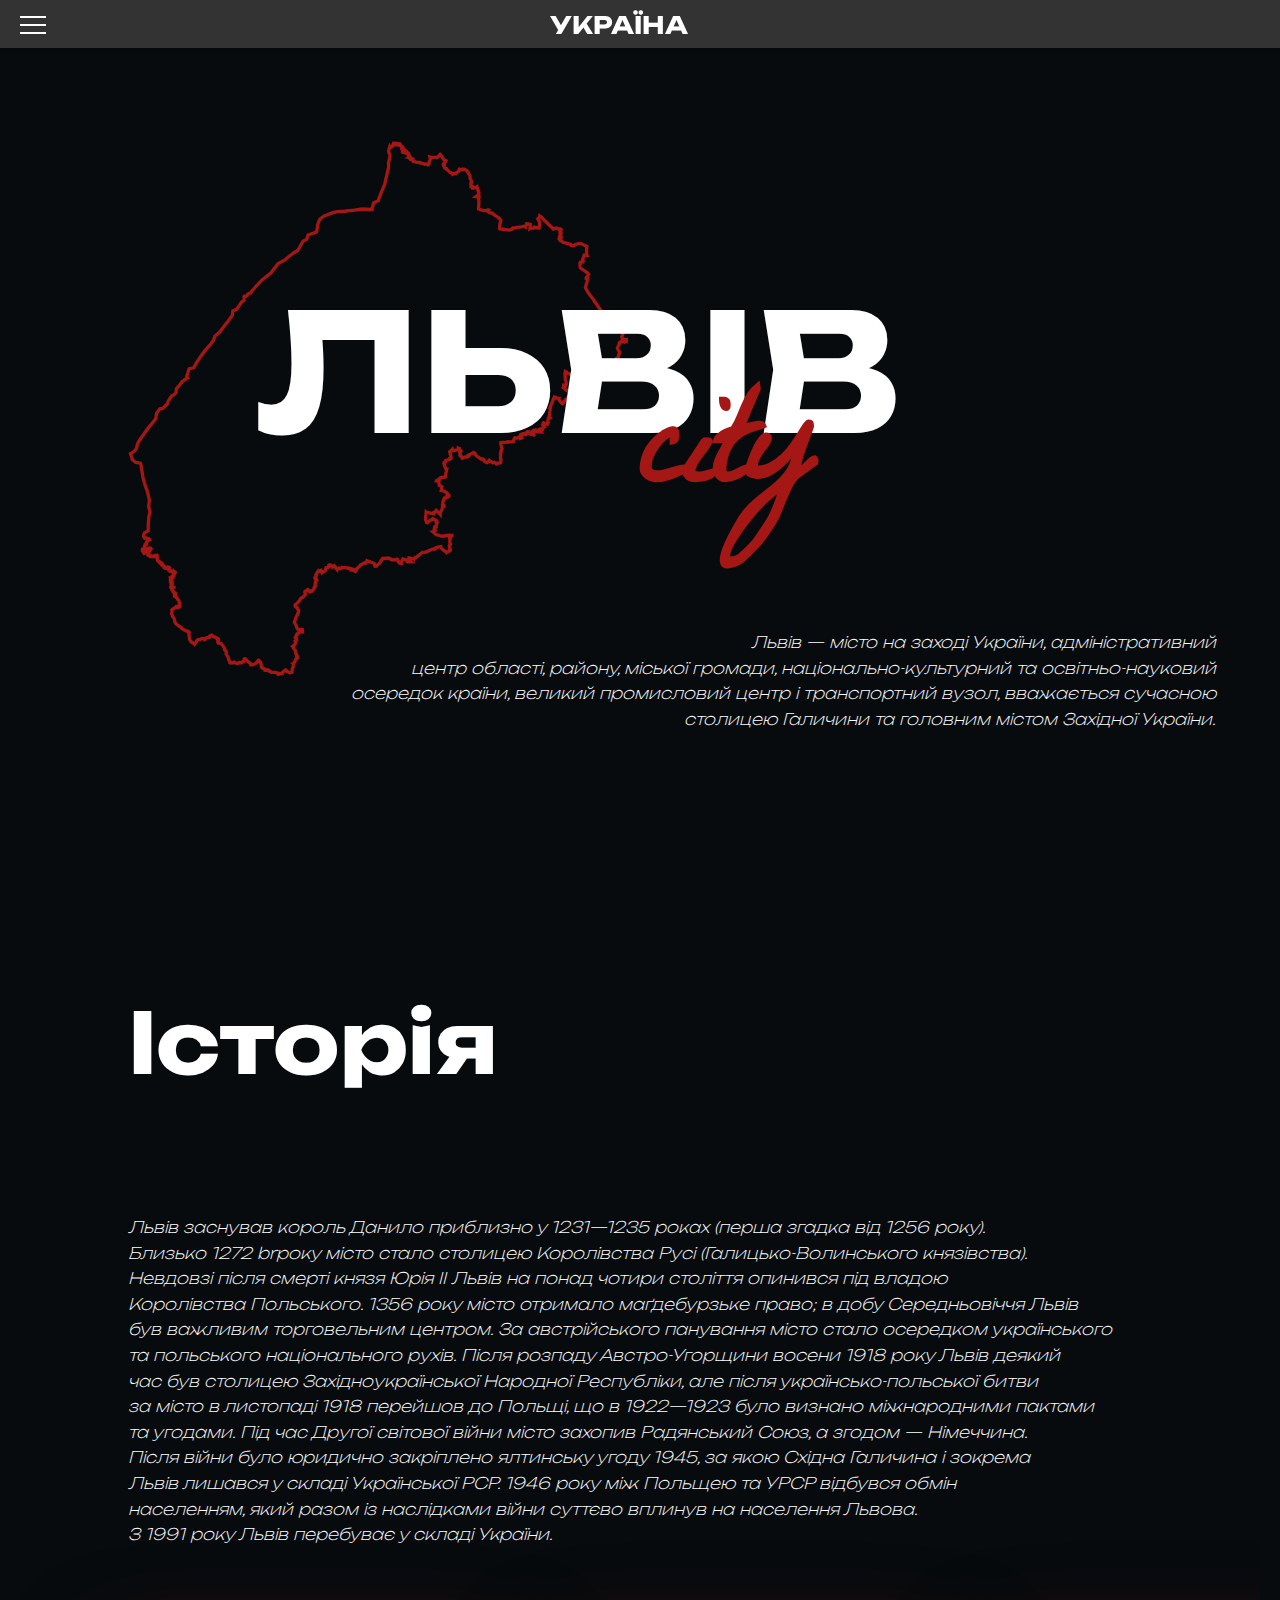
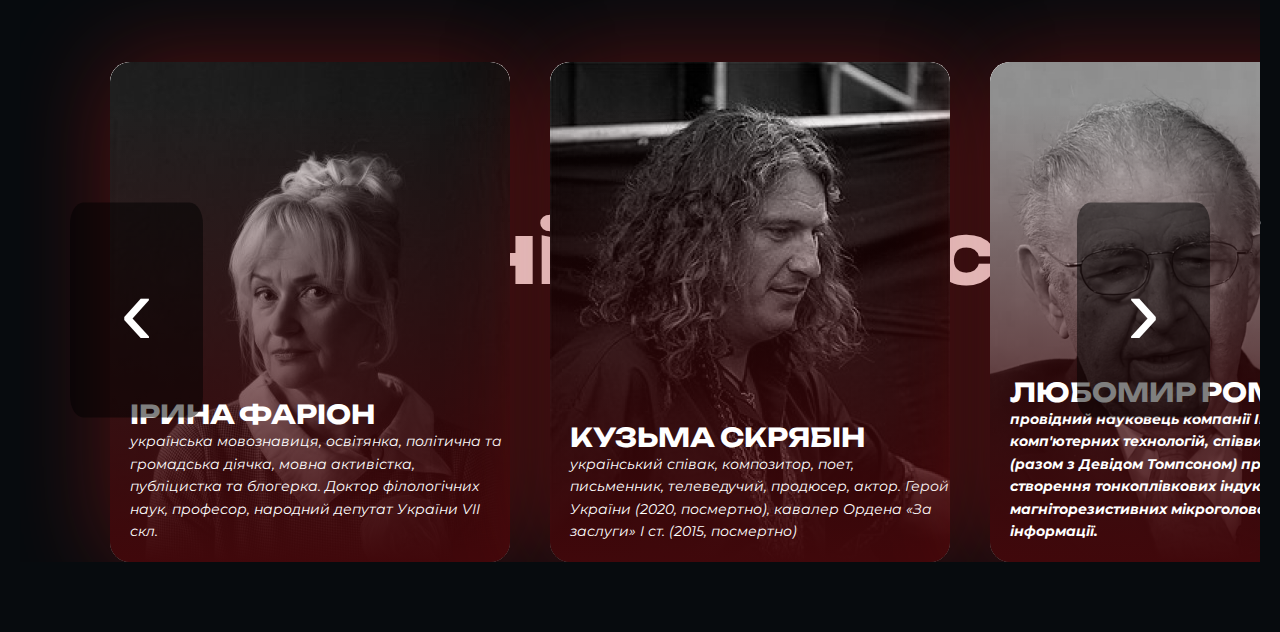
<file: cities_pages/lviv.html>
<!DOCTYPE html>
<html lang="ua">
<head>
    <meta charset="UTF-8">
    <meta name="viewport" content="width=device-width, initial-scale=1.0">
    <!--Підключення стилю css-->
    <link rel="stylesheet" href="./lviv.css">
    <!--Іконка сторінки-->
    <link rel="icon" type="image/x-icon" href="../Frame 16.jpg">
    <!--Назва сторінки-->
    <title>Львів</title>
    <!--Шрифти-->
    <link rel="preconnect" href="https://fonts.googleapis.com">
    <link rel="preconnect" href="https://fonts.gstatic.com" crossorigin>
    <link href="https://fonts.googleapis.com/css2?family=Unbounded:wght@200..900&display=swap" rel="stylesheet">

    <link rel="preconnect" href="https://fonts.googleapis.com">
    <link rel="preconnect" href="https://fonts.gstatic.com" crossorigin>
    <link href="https://fonts.googleapis.com/css2?family=La+Belle+Aurore&family=Unbounded:wght@200..900&display=swap" rel="stylesheet">

    <link rel="preconnect" href="https://fonts.googleapis.com">
    <link rel="preconnect" href="https://fonts.gstatic.com" crossorigin>
    <link href="https://fonts.googleapis.com/css2?family=La+Belle+Aurore&family=Montserrat:ital,wght@0,100..900;1,100..900&family=Unbounded:wght@200..900&display=swap" rel="stylesheet">
</head>
<body>
    <header class="fixed-header">
        <div class="hamburger-menu">
            <input id="menu__toggle" type="checkbox" />
            <label class="menu__btn" for="menu__toggle">
              <span></span>
            </label>
            <ul class="menu__box">
              <li><a class="menu__item" href="../index.html">Головна</a></li>
              <li class="menu__item_2"><a href="#">Міста</a>
                  <ul class="menu__box_2">
                      <li><a href="./lviv.html">Львів</a></li>
                      <li><a href="./kyiv.html">Київ</a></li>
                      <li><a href="#">Одеса</a></li>
                      <li><a href="#">Харків</a></li>
                      <li><a href="#">Дінпро</a></li>
                      <li><a href="#">Запоріжжя</a></li>
                      <li><a href="#">Миколаїв</a></li>
                      <li><a href="#">Вінниця</a></li>
                      <li><a href="#">Чернівці</a></li>
                      <li><a href="#">Полтава</a></li>
                      <li><a href="#">Суми</a></li>
                      <li><a href="#">Чернігів</a></li>
                      <li><a href="#">Рівне</a></li>
                      <li><a href="#">Івано-Франківськ</a></li>
                      <li><a href="#">Тернопіль</a></li>
                      <li><a href="#">Луцьк</a></li>
                      <li><a href="#">Кривий Ріг</a></li>
                      <li><a href="#">Хмельницьк</a></li>
                      <li><a href="#">Херсон</a></li>
                      <li><a href="#">АР Крим</a></li>
                      <li><a href="#">Ужгород</a></li>
                      <li><a href="#">Черкаси</a></li>
                      <li><a href="#">Луганськ</a></li>
                      <li><a href="#">Донецьк</a></li>
                  </ul>
              </li>
              <li><a class="menu__item" href="#first_section">Історія</a></li>
              <li><a class="menu__item" href="#second_section">Видатні Особистості</a></li>
          </ul>
          <h1 class="header__title">УКРАЇНА</h1>
          </div>
    </header>
    <main>
      <section>
        <div class="start_composition">
          <svg class="map" width="500" height="547" viewBox="0 0 605 648" fill="none" xmlns="http://www.w3.org/2000/svg">
        <path d="M18 406.5L18.5 409.2L19.3 411.7L20.2 415L21.2 418.4L22.7 422.1L23.6 425.5L25.2 431.6L25.8 434.9L25 442.9L26.7 449.2L25.2 455.1L24.6 463.3L24.4 466.9L24.5 469.1L24.3 472.1L20.3 474.1L19.3 475.9L18.9 479L20.1 480.7L20.4 480.6L21 480.9H21.3L21.6 480.7H22L22.8 481.1L23.3 481.5L23.6 481.6L24.3 481.4L24.8 481.5L25 482L26 482.2L25.9 482.8L25.3 482.9L24.8 483.6L24.3 483.9L23.4 483.7L23.1 483.9L22.9 484.6L23.3 485.1L23 485.6L22.3 486L22.1 486.4L22 487.4L22.4 488.2L22 488.7H21.4L20.7 488.9L20.6 489.8L20.1 490.2L19.9 490.9L20.1 491.4L19.6 491.8L19.2 493.1L18.5 493.6L17.5 494V494.6L17.4 495.2L17.3 495.9L17.8 496.8L18.7 497.2L18.9 497.6L19 498.6L19.2 499.1L19.4 499.3L20 499.1L21.1 498L20.9 496.5L21 496L21.2 495.9L21.7 496.1L22.2 495.8L22.6 495L22.9 494.5V494.1L22.7 493.8L22.9 493.5H24L24.3 493.1H24.5L25.1 493.3L25.7 492.9L26 492.8L26.4 492.9L26.7 493.4L27.1 493.8L27.8 493.4L28 493.8L27.4 494.7L26.6 495L26.3 495.9V496.7L25.9 496.8L25.6 497.2L24.8 498V498.9L24.3 500.3L24 500.6L24.2 501.5L24.5 501.7L25.3 501.5L25.5 501.6V502.1H26.4V502.7L26.7 503.2H27L27.3 502.9H27.8L28.8 503.3L29.2 502.9L29.4 502.8L29.9 502.9H30.4L31.1 502.4L31.6 502.2L31.8 502.4L31.3 503.2L31.4 503.4L31.9 503.2L32.5 502.6L33.4 502.2L34 501.7L34.9 501.6L35.1 502.1L35.5 502.2L35.7 502.9L35 503.8L34.9 504.4L35.7 505.4L35.6 505.9L35.9 506.2V506.7L35.5 507.1L35.6 507.6L35.9 508.2L36.4 508.3L37.3 508.8V509.3L37.6 509.5L38.2 509.4L39 510L38.8 510.2L38.9 510.7L38.7 511L39 511.2L39.5 510.9L40.1 510.6L40.7 510.7L40.9 511.2L40.7 511.5L39.9 512V512.4L40.3 512.9L40.7 512.8L41.3 512L41.5 512.2L41.4 512.7L41.6 513.2L42 513L43 514.1L43.6 514.3L43.9 514.7V515.1H43.6L43.5 515.8L43.6 516.5L44.1 517L44.4 517.1L44.9 516.6L45.3 516.7L45.1 516.9L45.5 517.3H46.3L46.8 517.1L47.2 516.4L47.4 516.3L48.1 515.8L48.5 516L48.7 516.7L48.9 516.9L49.4 517L49.9 516.5L50.2 516.8L50 517L49.8 517.5L49.1 518.6L49.2 518.9V519.3L50.2 519.8L50.3 520.1L50.7 520.3L50.8 520.6L51.3 520.4H51.7V520.8L52 521L52.2 520.8H52.5L53 521.3L53.6 521.7L54.1 521.5L54.4 521.1L54.6 521.6L55 521.5L54.9 521.3L55.6 521L55.8 521.1L55.5 521.7L55.9 521.8L56.5 521.5L56.7 521.6L56.9 522.1L57.2 522.4L56.6 523.1L56.3 523.8L56.2 524.1L55.8 524.8V525.2L55.4 525.5L54.9 525.6L54.6 526L54.8 526.3L54.9 525.8H55.2L55.4 526.7L54.7 527.1L53.6 527.2L52 528L51.9 528.6L51.6 528.7L52.2 529.5H52.6L52.8 529.9L52.4 530.1L52.2 530.5V530.3L51.6 530.5L51.4 530.9L51.7 531.1L51.2 531.6L51.3 532L51.7 531.9L51.8 532.5L51.7 532.8L52 532.9L51.7 533.3L51.5 533.7L51.8 533.9L51.9 534.6L52.2 534.5L52.1 534.1L52.6 534.3L52.3 534.6L52.7 534.9L52.5 535.1L52.7 535.4L53 535.1L53.4 535.3L53.3 536.3L53.6 536.7L53.4 537L53.1 537.2V537.4L52.4 538L52.6 538.4L52.1 539.2L52 539.6L51.7 539.9V540.4L52.1 540.7L53 540.8L53.2 541.4L53.5 541.3L53.7 540.5L54.1 540.3L54.3 540.5L54.4 540.9H54.8L54.5 541.4L53.6 542.2L53.3 542.3V542.7L53.4 543L53.2 543.2L53.5 543.8L53.9 544L54.2 544.6V545.3L54.4 545.6L54.8 545.7L55.1 546.1L55.2 546.4H55.7L55.9 547.1L56.7 547L57.3 547.2L57.5 548L56.6 548.5L56.5 549.5L57 550L57.1 550.5L57 550.9L56.4 551.2L56.5 551.4L57.2 551.9L57.6 552L58.4 551.8L58.9 553L59.8 554.3L60.2 555L60.5 555.2L61.8 557L62.1 558.5L62.9 559.5L62.6 560.4L62.2 560.8V561.1L62.5 561.9L62.9 563.2L62.3 563.9L62.2 564.2L61.4 564.7L60.6 564.5L60 564.6L59.3 563.5L58.9 563.4L58.4 563.7L57.8 564.6L57.3 565L56.6 565.1L56 565.5L55.5 566.1L54.7 566.4L53 567.7L52.9 568.3L53.2 569.2V570.5L52.7 571.5L53 572.9L53.5 573.7L53.8 575.3L54 575.7L54.6 576.7L55.5 577.8L56 578.7L56.6 581.4L56.7 582.5L57.2 583.1L57.4 583.6L58.2 584.6L59.4 585.6L61.1 586.7L61.4 587.1L62.3 587.7L62.8 587.8L64.8 589.4L65 589.9L65.4 590.3L66.8 591.2L69 592.4L71.2 593.6L72.6 593.5L74 594.8L73.6 595.8L73.8 596.4L73.7 597.8L73.9 598.9L74.3 599.5L74.2 600.7L74.3 601.4L74.2 602.5L75 604.3L75.6 605.1L76.3 606.2L76.9 606.5L77.1 606.9L77.5 607.2L78.2 607.3L78.5 607.5L80 608.9L80.5 609.4L80.9 608.8L81.8 607.7L82.6 606.9L82.8 606.6L83.1 605.4L83.8 604.4L84.4 603.9L85.1 603.5L86 603.8L86.8 603.7L88.4 602.7L89.2 602.3L89.8 602.2L90.8 602.3L91.8 602.9L92.5 603.5L92.8 603.8L93.2 603.6L93.6 602.8L94.2 601.8L95.1 601.3L95.8 601.1L97 601.5L98.4 601.2L98.7 600.9L98.9 600.4L99 599.3L99.3 599L101 598.4H101.6L102.2 598.9L102.4 599.5L103 600.1L105 600.3L105.5 600.9L106.4 601.3L107.5 602.2L108.2 602.1L108.4 601.9L108.8 602.1L109.6 604.1L109.3 604.6L108.9 605.1L108.5 605.7V606.3L109.1 607.7L109.5 608L110.8 607.9L111.6 608L112.6 608.2L115.7 612.4V612.8L116.9 614.1L116.8 615.7L117.1 616.3L118.4 617L118.6 617.4V618L118.9 618.8L118.8 619.4L118.9 621.4L119.1 621.9L119.4 622.3L119.9 623.1L120.9 624.5L121.2 625V625.4L121.8 626.6L121.9 627L121.8 627.8L122.4 629.2L122.8 629.7L123 630.4L123.1 631.1L123.6 631.8L123.9 632L125 631.9L125.8 631.7L126.8 631.9L128.7 630.9L129.1 631.1L129.9 631.7L132.1 632.5L132.7 632.4L133.1 632.1H133.7L134.4 631.4L134.9 631.2L135.3 631.3L136.1 631.8H136.5L137 631.6L138.1 631.5L138.5 630.8L139 630.1H140.1L140.6 629.5V628.5L140.8 627.3L141.1 627L142 626.9L142.8 627.6L143 628.1L143.5 628.5L143.9 629.3L144.3 629.7L145.3 630.2L146.1 631.2L146.6 631.6L147.2 631.7L147.7 632.1L148 632.6L148.3 632.8L148.5 633.2L148.7 634.2L149.7 634.3L150.5 634.2L151.5 633.8L152.7 633.5L153.6 633.1L153.9 632.8L154.1 632.3L155.3 631.6L156.5 630.9L156.7 630.6L156.9 629.8L157.3 629.2L158 628.6H158.3L159.1 629.4L159.2 629.6L159.9 630.3L160.4 631.5L160.9 632.3L161.3 634.8L161.2 635.7L161.3 636.4L161.7 637.3L162.2 637.9L162.4 638H163.3L163.9 638.5L164.6 638.7L165.1 639.9L165.4 640.6L165.8 640.9H166.5L167.4 640.7L168.3 640.1H168.8L169.5 640.9L170.2 641.3H170.5L171 641.8L172 642L172.4 642.5L173.1 643.1H173.7L174 643.3H176.5L177 643.2L177.8 643.3L178.1 643.2L179.1 643.7L180.9 643.9L181.2 644.3V645.2L181.6 645.6L182 645.7L182.5 645.1L183.6 644.6L184.5 644.7L185.6 644.4H186.4V644L187.4 642.9L188 642.7L188.7 641.7L190 640.7L190.5 640.3L191.2 640.5L192.4 642.1H192.8L193.6 642.7L194.1 642.8L195.3 643.3L196.1 643.5L196.8 643.7L198.2 643.4L198.4 643.3L198.5 641.5L198.8 640.5L198.6 639.5L198.7 639.1L199 638.3L199.6 637.3L199.9 636.9L199.8 635.9L199.9 634.9L200.2 633.6L200.4 633.5L200.5 632.9L200.1 632.6L200.9 632.3L201.2 630.8L201.5 630.7L202.3 629.6L202.5 628.7L202.8 628.3V627.7L203.3 627.2H203.6L204 626.7L204.8 626.1L204.4 625.1L204.8 624.7L205 623.9L204.5 623.3L204 623L203.7 621.8L203.8 621.6L203 620.5V619.9L202.9 618.9L203 617.9L202.8 617.4L201.4 615.6L201 615L200.7 614.7L200.4 614.1L200.7 613.4L200.6 612.8L199.7 612.2L199.2 611.8L201.2 610.2L202 609.7L202.2 608.2L202.6 607.3L203 606.8L203.1 606.4L202.9 605.9L202.3 605.2L203.1 604.5L204.1 604.1V603.8L203.8 603L203.5 602.8L203.3 602.4L202.5 601.3L203.3 600.8L203.2 600.4L203.4 599.5V598.8L203.9 598.4L204.2 597.9L204.6 597.6L204.4 597.1L204.6 596.8L205 596.5L205.8 595.5H206.6L207.2 595.2L208.1 594.3L208.5 594.1H210.8H211.2V592.3L211 591.5L210 591.2L209.2 591.3L208.3 591.7H208L207 591.2L206 591.3L205.6 591.2L205.2 590.7L204.5 590.1L204.4 589.7V589.2L203.9 588.4L203.6 587.6L203.7 587L203.3 586.1L202.6 585.5L202.2 584L201.7 583.3L201.3 582.7L201.7 581.7L201.9 580.9L202.2 580L202.7 578.9V578.2L203 577.6L203.6 575.8L204.2 575.2L204.4 574.8V574.5L204.8 574L204.7 573.6L205.2 572.4L206 571.3L206.3 569.8V569.3L206.6 568.4L206.5 568L205.6 567.1L205.3 566.5L205.2 565.7L204.8 565L204.4 564.8L203.1 564.2L202.5 563.7L202.3 562.9L202.2 561.8L202.5 561.4L203.2 560.8L204.3 560.2L204.8 559.6L205.8 558.2L206.8 557.4L207.8 555.8L208.5 554.4L209.3 553.5L209.7 553.2L210.4 553.1L212.2 551.8L212.8 551.1L213.6 550.3L214.1 549.5L214.6 549.1L214.3 547.9V547L213.9 546L214.3 545.1L214.9 545L215.3 544.7L216 544.4L216.4 544.1L216.8 543.5L217.3 543.1L218.4 543.7L218.5 544.8L218.8 545.2L219.1 545.4L220.1 546.1L220.7 545.8L221.3 545L221.7 544.7L222.4 545.1L223.5 544L224.3 543L225.5 541.3L225.3 541V540.1L226.3 539.3L226.6 538.7L226.7 538L226.3 537.2L226.4 536.6L226.6 536.3L226.5 535.8L226.6 534.9L226.7 534.7L227.1 533.2L227.2 532.8L228 532.1L228.5 531.9L228.3 531.1L228.1 530.6L227.5 530L226.5 529.7L226.4 528.9L226.2 528.7L226.7 528L227.2 527.4L227.3 527.1L227.7 526.6L227.9 525.6L227.5 524.9L228.1 523.9L228.9 522.5L229.1 521.8L229.4 521.6L230 521.5L230.4 521.2L230.8 520.2L231.3 520.4L232.3 521.1L232.5 520.9L232.9 520.2L233.6 519.8L233.8 520.2L234.6 520.9L234.9 521.7V522.5L235 522.8L235.5 522.4L236.1 521.9L236.6 521.8L237.2 521.4L237.6 520.9L238.2 520.6L238.6 520.5L239.2 519.5L239.3 519.1L239.1 518.4L239.4 517.9L239.3 517.7L239.5 517.2L239.8 517.3L240.4 516.8L240.5 516.6L241.9 516.4L242.5 515.9L242.8 515.5L243.1 515.2L243 514.6L242.9 513.8L243.1 513.6L243.3 513.7L243.8 513.3H244.9L245.6 514.1L246.8 515L247.3 515.9L248.1 515.1L248.9 514.1L249.2 514L249.6 514.5L250.3 515.6L250.6 515.8L251.4 516.4L251.8 517.2L252 518L252.3 518.2L253 518.5L253.2 518.8L253.4 518.3L254 518.1L254.3 517.7L255.3 517.2L255.7 517.4H256.9L257.2 517.7L257.8 517.5L258.4 517.1L258.9 516.2L259.6 516.3L262.3 516.6L264.2 516.8L265.1 517L267.9 517.3L269.9 517.9L269.5 518.1L269.6 519.4L272.8 519.8L273.7 520.1L274.5 520.8L275.1 521.2L275.5 520.9L275.9 520.1L276.4 518.9L276.8 518.1L277.2 517.4L278 516.9L279.1 515.9L279.9 515.3L280.7 514.5L281.1 513.5L283 512.5L284.1 511.7L286.1 510.8L287.4 511.3L289.1 508.1L291.4 509.3L292.1 509.1L293.4 509.8L294.5 510.1L296 510.6L296.6 510.8L298.4 512.1L298.6 512.4L298.7 512.9L298.5 513.8L298.7 514.7L300.1 514.9L300.8 514.6L301.4 513.9L301.5 513.8L302.5 512.9L303.5 512.4L304 511.8L304.3 511.1L305 510.4L305.1 510L305.6 509.5L306.1 508.2L306.3 508.1L306.7 507.3L307.3 506.9L307.9 506.3L308 505.4L308.3 505.1L310.6 505.4L310.9 505.5L312.1 505.1L312.9 505.4L313.3 505.3L313.4 504.9L314.5 504.8L315.2 505.2L315.8 505.3L316.6 505.7L317.2 505.6L317.5 505.8L318.2 506.7L318.8 507.2L319.4 507.4L319.8 507.3L320.4 507L321 506.8L321.7 507.3L322.3 507.4L322.9 507.3L323.6 506.9L324.8 506.5L324.9 506.8L325.7 506.6L326.4 507.1L326.5 507.6L326.7 508.2L327.3 509.7L327.8 510.4L327.9 510.6L328.5 511.1L329.1 511.4L331.1 511.5L331.2 510.7L330.9 509.4L331.3 508.7L331.4 508.3L331.9 507.5L332.7 506.1L333 506.3L334.9 506.5L335.7 507L336.4 507.2L337 507.6L337.2 508.1L337.5 509L337.8 509.4L338.2 509.6L339.5 509.7H340.6L341.6 509.6L341.4 509.5L338.3 507.8L340.1 505.9L340.5 505.6L340.3 504.7H341.2L341.7 505L342.8 505.7L343.7 505.8L344.6 505.9L344.9 506H345.7L346.1 506.2L346.2 505.9L347.9 504.7V504.2H348.7L349.2 503.9L349.8 503.2L351 502.3L351.8 501.8L352.2 501.4L353.4 500.4L354.9 499.2L355.3 498.9L356.4 498.1L356.9 498L358.8 498.1L359.4 497.8L360.8 497.7L360.9 497.5L362.2 497.2L363.2 496.4L363.9 496.1L364.6 496L365.3 495.6L365.7 495.4L366.7 494.7L367.5 494.3L368 494.2L370 493.9L370.5 494.2L371.1 494.1L371.4 493.8H371.8L372.5 492.4L376.5 491.4L378.4 491.2V491.5L379.1 492.7L379.8 493.7L380.2 494.1L381.4 495L381.9 495.7L382.2 495.9L384 496.8L384.6 497.3L385.4 498.2L385.8 497.8L386.4 497.6L386.8 497.5L387.8 497L388.4 496.8L389.4 496.3L389.9 495.4L389.2 494.9L389.6 493.8L389.5 492.9L389 492.1L388.7 490.7L389.3 489.2L390 488.6V487.9L389.5 486.8L389.3 485.7V483.8L389.6 483.5L389.7 483.1V482.7L389.2 481.5L389.3 480.8L390.9 479L391.9 477.7V477.6L390.5 477.8H390.1L389 477.2H387.7L386.4 477.5L385.9 477.7H385.1L383.3 478.4L382.5 478.3H380.9L379.3 478.6L378.5 478.3L377.2 477.7L375.7 477.3H374.8L373 476.8L371.1 475.4L370.2 474.3L369.1 473.4L369.9 473.3L370.4 473.4L370.3 471.2L370.5 470.4L370.6 469.6L371.6 470.1L371.5 469.3L371.6 468.7L371.1 467.9L371.3 467.4L371.8 467.5L372.2 467.4L372.3 467.2H372.9L373 464.6L374.1 462V461.1L372.9 460.9L372.8 459.3L369.1 457.7L368.7 457.3L367.8 458L367.1 458.8L365.6 459.3L364.7 460.2L362.9 461.5L362.5 462L361.9 462.2L361.3 462.1L360.7 460.2L360.6 460.1L360.1 458.4L360 456.1L360.1 454.5L360.4 452.6L360.6 450.5L360.7 449.4L360.8 449.5L366.1 450.5L369.2 451.3L369.5 450.6L370.2 451L370.8 450L372.2 448.3L372.1 448.2L372.9 447.3L375.6 450L375.9 450.3L377.1 451.4L377.7 452.1V451.2L378.8 447.9L379.5 447.1L380.4 444.5V443.8L382.1 442.7L382 442.5L382.3 441.6L380.6 441.1L380.4 440.6L381 439V438.6V437.3L381.4 435.5L381.8 435.3L381.9 434.2L382.9 432.6L383.2 432.9L383.7 432.7L384.3 432.3L385.1 432.2L385.6 431.9L385.9 431.6L386.1 431L386.4 430.8L386.7 431.1L387.2 431L388.2 430.5L388.3 429.2L387.5 429.1L386.7 428.8L387.2 428.1L386.1 427.1L386.2 426.6L384.2 425.1L383.1 423.9H382.2L379 423.3L379.5 421.4V420.4L379.3 419.5V419.2L379.6 418.6L377.6 417.4V417.5L376.6 417.2L376.2 413.3L376.1 412L376.2 411.7H374.9L373.2 411.5L373.5 410.8L374.6 410.7L375.6 410L378.4 407.6L384.1 406.8L384.6 402.6V402.3L385.2 400L385.5 397.9L385.7 397.2L384.8 397.1L384.6 396.9L383.4 394.4L383.1 393.2L382.1 390.2L382.2 389.9L382.7 389.3L383 389.1L383.8 389L384.5 387.3V387L385.2 386.9L385.9 386.5L387.1 386.1L388.4 385.7L390.4 384.7L389.9 383.7L390.9 383.1V382.9L390.5 381V380.6L390.2 379.9L389.9 379.3L389.8 378.4L389.4 377.3L389.2 376.5L389.4 376.2L390.1 375.5L390.9 375L391.1 374.6H391.5L392.5 373.5L393 375.2L393.8 375.1L395.5 374.7L398.9 373.9L399.3 374L399.4 372.8L399.7 373.1L400.3 373V372.7H400.7V373.5H400.5L400.4 374.1L401 374.4L401.1 373.9L401.8 374.8L402.2 374.9L402.6 374.8L403 375.2V375.7L402.2 376.5L401.4 376.9L401.3 377.6L401.5 378.3L401.9 378.8L402.1 379.5V379.8L401.7 380.7L402.2 381.4L402.7 381.5L403.7 382.2L404.2 383L404.1 383.6L404.5 384.3L405.6 383.7L407 383L408.9 382.5L409.6 382.6L410.4 382.1L411.1 382.3L411.4 382.2L411.7 381.8L412.2 381.6L412.9 380.8L412.4 380.3L418 377.4L418.4 377.2L419.5 377.9L419.4 378.7L419.8 379L419.9 379.5L420.7 380L422.7 382.2L422.9 382.3L425 383.5L425.3 383.8L425.8 384.3L426.5 384.6L427 385.2L428.4 385.5L428.5 385.3L429 384.9L429.6 385.1L429.7 385.6L430.1 385.9L430.4 386.6L431.5 387.5L431.8 388L431.7 388.3L433.4 389.4L434.3 389.6L435 389.4L436 388.5L436.6 387.1L437 386.7L437.2 387L438.1 387.8L438.7 388.1L439.3 388.3L440.5 388.9L441.7 389.8L443.1 389.1L443.9 389.6L444.8 390.1L445.3 390.3L445.4 390.7L446 391.1L446.6 391.2L447 390.9L446.8 390.5L447.2 390.1L447.8 390.2L448.6 390.1L449.6 389.8L450.9 389.6L451.1 388.5V387.1L451.2 386.5L451.4 385.7L450.9 385.2L450.8 383.7V382.6L450.7 379.5V379L450.8 377.9L451.2 377.7L451.6 377L451.4 376.3L451.2 375.5L451.5 374.6H451.8L452.1 373.6L452.7 372.9L452.6 372.5L452.3 371.4L452 370.8L451.7 369.5L451.6 368.8L451.4 368.2L451.1 366L451 365.4L451.7 365.2L452.7 365.1L454.4 364.9L455.1 365L459.2 364.6H459.4L459.6 364H459.9L460.6 364.5L463 364.4H465.1L466.2 364.3L466.9 362.1L467.1 360.9L467.7 359.9L468.3 359.4L470 359.7H471.1L471.5 359.3L472.6 358.6L474.4 357.8L474.7 358.7L474.8 360.3L475.5 360.1L476.4 359.6L475.9 359L476 358L475.3 356.4L475.2 355.6L475.4 355.4H477.5L477.8 354.9L479 355.2L481.1 355.5L481.6 355.7L482 355.2L481.2 354.5H481.7L482.2 354L482 353.5L482.3 353.4L482.4 353.9H483L483.2 353.7L483.1 352.8L483.3 352.1L485.8 352.5L486.5 354.7L487.3 355L488.5 355.3L489.7 355.4L490.6 355.7L491 356.1L491.3 356V355.5L491 354.9L491.1 354.5L490.1 353.5L489.7 353.3V352.9L490.1 352.7L489.9 352.3L489.2 352V351.8L490.2 350.8H491.2V350.4H491.5L492.1 350.7L492.2 350.3L492.6 350.2V350.5L493.4 350.8L494.5 350.9V351.7L495.3 352.1L495.9 352.2L498.7 352.3L497.9 351.6V351.2L498.2 351L497.8 350.4L496.8 349.9L496.2 349.7H497.5L497.7 350H498.2L498.8 349.6L498.7 349.1L498.9 348.9L499.6 349.6L499.8 349.5L499.9 350L500.3 350.5H500.7L501.2 350V349.1H501.5L501.9 348.4L502 347.6L502.3 346.8L503.1 346.5L502.8 345.4H503.1L501.8 343.9L502.1 343.5L502.2 342.1L502.3 341.5L502.7 341.1L507.3 343.2L507.7 342.1L508.5 341L508.2 340.6L508 340L508.2 338.5L508.6 335.8L510.7 335.4L510 334.4L509.8 334V332.5L510 330.6L510.8 325.6L510.9 323.4L510.4 323.2L510.9 322.1L515.8 310.4L516.1 310.6L516.3 310.1L516.9 310.2L517.5 310.5L518.1 310.8L518.2 311.2L519 311.6L520.1 311.8H520.9L520.6 312.2L523.8 316.4L524.5 317.4L525.6 318.2L526.9 317.2L526.4 316.6L527.8 315.2L528.2 314.7L529.6 313.4L531.2 311.7L531.6 312.5L532 312.4L532.5 311.3L533 310.7L534.3 309.3L535.1 308.3L535.8 306.9L534.3 304.5L533.4 303.2L531.7 302.6L530.5 302V301.5L529.6 300.9H529.4L528.3 299.8L527.4 299.2L526.6 298.7L527.2 297.9L527.3 295.7L529.7 296L530.1 295.4L530.4 294.6L530.3 293.5V292.6L529.7 291L529.3 289.3L529.1 288.7L529 285.9L528.9 285L528.8 282.5L528.9 280.5L529.1 279.2L530.5 279.9L530.8 280.1L531.9 281.4L533.1 281.9H533.6L534.1 282.3L535 282.6H536.2H537.7L537.8 282.5L538.5 282.8L538.7 283.4L539.8 283.5L540.7 283.9L541.3 283.3L542 282.8L541.8 282.4L541.9 281.8L542.1 281L542.2 279.4L543.1 279.5L543.7 279.1L543.9 278.3L543.7 277.7L544.5 277.5L544.9 277.4L545.6 277.3L547 277.8L548.1 278L548.7 276.4H550.4L554.8 278L556.2 278.7L556.6 279.8L558.4 280.1L562.1 280.7L563.7 280.3L563.8 279.4L564 277H566L566.3 276.3L566.7 275.8L567.5 276.3L567.4 276.8L567.6 277.5L568.3 278.4L569.1 277.9L569.3 278.6V278.9L570.5 279L570.9 279.1L571.9 279.2L572.2 279.4L573 279.3L573.3 279.1L573.5 278.3L574.2 277.8L574.4 276.5L574.1 276L574.3 275.3L573.8 275.1L574.2 274.2L574.8 273.8L575.5 273.6L575.8 273.3L575.7 272.9L575 272.1L575.4 270.8L576.6 271.4L577.7 271.1L578 271.7L578.7 271L579.2 270.2L580.5 270L581.1 270.1L581.2 269.9L582.5 269.3L582.6 269.4H583.2L582.7 268.5L582.6 268L583.5 267.8L583.9 267.5L585 267.7H585.5L586 267.9L586.4 267.8L588 267.2L589.3 266.9H589.8L590.3 267.2L591 266.9L591.8 266L591.5 265L591.6 264.8L591.4 264.1L591.3 263.4L592.2 263.1L593 263L593.2 260.9L593.8 258.8L594.3 257.9L594.8 256.3L594.5 255.1L594.1 254.4L593.4 253.7L593.1 253.1L592.1 250.9L592.9 249.1L593.6 248.1L593.8 247.5L594.4 246.3L594.5 245.9L594.3 245.1L594.4 244.4L594.8 243.9L595.1 243.8L595.9 243.9L596.4 243.7L597.1 243.2L597.3 242.8L598.8 243.3H599.3L599.7 243.6L600.6 243.8L600.9 243.5L601.5 242.8L601.8 242.6L602.9 242.9L603 241.7V240.9L602.5 241L601.9 240.5L600.4 240.4L599.7 239.9L598.2 239.5L598 239.3L597.7 237.8V237.5L597.5 237.1L597.6 236.8L598.3 235.2L599 233.7L599.8 232L598.9 229.8L598.4 228.5L597.7 226.7L596.9 226.3L595.3 225.9L593 225.2L591.5 224.7L588.8 223.2L585.7 220.5L584.4 219.3L583.2 218.6L581.9 217.7L580.5 217.2L579.8 216.5L579.3 215.1L578.1 213.9L577.7 213.4L577.2 212.3L576.8 211.4L576.1 210.9L575.6 210.1L574.9 209L574.2 208L572.2 205L569.9 202.2L569 201L568.5 200L567.4 198.4L566.3 197L565 195.1L564.1 193.9L562.7 191.7L561 189.3L558.5 186L556.4 183.1L555.6 181.8L553.5 177.9L553.6 177.4L554.6 173.3L555.2 171.7L555.5 170L555.6 168.7L555.9 167.6L555.6 167.2L554.4 166.8L554.3 165.9L555 164.8L556.4 164.4L556.8 162.7L557.4 161.6L557.3 161.5L555.6 159.6L555.1 159.2L552.1 157.1L549.8 155.7L547.6 153.9L547 152.6L546.9 152L546.7 151.6L546.9 150.9L547 149.7L546.9 149H547L547.5 147L550.5 146.6L550.8 146L550.5 144.5L550.1 143.9L550.5 142.5L551.7 139.5L551.6 139.3L552 138.4L554.2 138.6L555.5 138.8L554.9 136.7L554.8 134.4L555 130.8V129.6L555.2 128L554 127.4L548.7 124.7L547.6 124.5L546.9 124.4L546.1 124.3L545.2 124.4L544.2 124.7L541.7 125.6L540.5 126.3L538.8 127L538.6 127.1L536.2 126.7L535.4 126.1L535.3 125.3L534.6 125.2L532.4 124.3L531.8 124.1L529 123.5H528.1L527.7 123.4L526.4 122.9L525.1 121.6L523.9 121.1L523 120.9L522.6 120.3H523L523.1 120L522.7 119.9L522.5 119.6L522.4 118.9L522.8 119L522.7 118.4L522.6 118.2L523.2 117.8L522.8 117.5L523.3 117L522.9 116.9L523 116.6H522.6L522.5 116.3L522.9 116.1L522.5 115.6L523.1 115.2L522.9 114.8L523 114.5L523.4 114.4V113.9L523.2 113.6L523.4 113.3L523.2 112.9H523.7L523.9 112.7L523.8 112.3L524 112.1V111.1L523.8 110.9V110.2L523.4 110.1V109.4L523 109.5L522.7 109.1L523.3 108.1L523.2 107.6L523.9 107.2L523.7 106.8L522.7 106.6L520.6 106.7L520 106.2L518.2 105.6L516.5 106L514.7 107L513.9 106.1L512.3 104.3L509.4 101.6L508.7 101L507.4 99.5L506.3 98.6L505.8 98.1L504.1 96.6L502.3 94.5L501.1 93.3L500.1 92.2L498.2 90.9L497.8 92.7L497.5 93.2L495.8 94.7L497.2 96.4L498.1 99.5L497.8 103L497.6 104.8L497.4 105.6L494.5 105.3L493.7 105H493.2L492.2 104.7L492.1 105.5L491.9 105.7H490.4L488.2 105.5L487.1 105.6L486.4 106.1L486.5 104.7L486.7 102V101.2L485.6 101L483.5 100.6L482.4 100.4L481.6 102L481 102.7L480.8 104.3L480 103.7H478.5L477.3 104L476.1 104.3L473.9 104.6L473.5 104.5L470.2 104.9L469.8 105.3L467.1 105.6H465.7L464.8 106.7L463.4 107.7L460.9 108.1L456.9 107.6L453.2 107.1L451.7 107L449.6 106.6L449.5 106.4L449.9 102.5L449.8 101.4L450 100.3L450.6 98.9L451 97.7L451.2 96.3L449.8 94.6L448.9 93.7L448.3 93.2L448 92.8L447.3 92.4L444.9 90.8L444.4 90.5L442.3 89.1L442.1 88.8L441.2 87.9L440.7 87.7L439.2 87.5L439 87.2H438.3L436.9 86.9L436 86.2V85.8L436.6 83.9L435.8 83.7L434.8 83.8L434.1 84.4L433.6 84.5L432.2 84.4L431.7 84.5H430.6L429.6 84.2H428.9L428.6 83.9L427.2 83.7L426.6 83.4L425.9 83.3L424.2 82.6V80.4L424.6 75.2L424.5 74.1L424.4 70.2L424.8 68.3L420.9 67.7L422.9 66L424 65.2L424.5 64.8L424.6 64.4L424.5 62.8H424.3V61.8V60.8L423.6 60.7L423.3 60.1V59.6L423 58.7V57.6L422.3 55.7L421.4 56.4L420.3 56.7H419.5L419 56.9L418.6 57.2H417L416.9 55.5H415.1L414.9 51.5L415.3 51.2L415.9 50.5V49.6L415.4 48.9L415.2 47.8L414.8 47.1L414.2 46.4L413.8 44.5V42.7L413.6 41.9L412 39.6L411.5 38.6L411.2 37.6L410.6 37.3L410 36L409.7 35.9L406.9 34.6L406.3 34.5H405L403.3 35L402.1 34.9L401 34.4L400.8 34.7V36.1L400 37H399.6L399 37.4L398.6 38L396.8 39L396.3 39.2L396.2 39.6L394.4 39.9L393.7 39.6H393.3L392.7 40.2L392.5 39.8L392.1 39.6L390.5 38.7L390.2 38.4L389.3 38L389 37.6L388.6 37.3L388.4 37L386.8 35.5L385.9 35L385.5 34.4L385.2 33.6L383.9 33.3L383.2 33.1L383.1 32.5L382 30.1L382.5 29.4L381.6 28.4L381.7 28L383.8 25.9L384.1 25L384.7 24.1L384.1 23.7L383.1 23.3L382.1 22.9L381.5 22.3L381.3 21.8L381.1 21L380.8 20.5L378.8 17.6L377.7 16.5L376.9 17.5L376.7 18L375.7 18.9L375.3 19.2L374.4 19.6L373.8 20.6L373.5 20.7L373 20.5L372 20.1L371.5 20L371.2 20.2L368.3 20.1L367.5 20L365.3 19.6L365.5 20.3L366 22L365.2 23.9L364.6 25.3L364.4 26L364.5 26.4L364.4 26.8L364.1 27.3L364.3 28L364.2 28.5L363.5 28.7L362.9 29.1L362.6 28.7L362.1 28.4L360.9 28.2L360.1 28.1L358.8 28.4L358.4 28.1L357.4 27.7L356.7 27.6L356 27.4L355 27H354.3L353.8 26.7L353.1 26.1H352.5L351.4 26.3L349.8 26.1L348.6 26L347.6 25.5L346.7 25.2L346.4 24.7H346.1L345.7 25.1L345.4 25.2L344.9 24.3L344.6 23.9L343.5 23.3L343.3 22.9L344.1 22.6L344.3 22.1L343.6 22L343.1 21.6L342.8 21.7L342.6 22.3L342.1 22.6L341.4 22.4L341.2 22.2L341.1 21.9L341.5 21.1V20.7L341.2 20.4L340.6 20.3L341.2 20V19.8L340.9 19.6V18.9L340.6 18.8L340.5 19.2L340.1 19L340.5 18.3L340.3 18.2L339.7 18.4L339.4 17.5L339.5 17.2L339.8 17.3V17H338.8L338.7 16.8L339.2 16.6L339.7 16.1L339.6 15.7L339.2 15.1L338.8 14.7H338.4L338 15.1H337.7V14.8L337.4 14.2L337 14V13.6H336.7L336.4 13.9L336.5 14.4L336.2 14.7L336 14.6L335.6 13.1H335.3L335.2 13.7L335 13.9L334.7 13.5L334 13.2L333.3 14H333V13.1L333.3 12.9L333.5 13.3L333.7 13.1L333.1 11.8L333.4 11.9L333.5 11.6L333.2 11.4L332.4 11.7L332.5 11L332.9 10.8L332.2 10.6V10.3L332.7 10.1L332.6 9.8L332.2 9.4H331.5L330.9 8.9V8.7L332.5 9.1H332.9L333 8.8L332.9 8.2L332.5 7.8L332 8.1L331.8 8.2L331.9 7.5L331.2 6.7L330.7 6.6L330.3 6.2L330 5.5L329.8 5.7L329.7 6.2L329.4 5.9V5.3L329.1 5.1L328.6 5L328.7 4.5L329.1 4.1L329 3.8H328.8L328.3 4.8H328.1L327.9 4.3L328.1 3.6L327.8 3.5L327.3 4L327.1 5L326.8 5.1L326.2 4.8L325.7 3.8L325.5 3.9L325.4 4.9H325.2L324.6 4.1L324.1 4.3L323.6 4L323.7 3.1L322.8 3L321.9 4L321.5 3.5L321.1 3.3L320.9 3.7L321.1 4.4L321.7 4.3L321.9 4.8L320.6 5.2L320.5 5.5L320.9 5.6L320.2 6L319.7 6.6L319.6 7.1L318.6 7.8L318.1 7.9L317.2 7.5L316.8 6.9L315.5 11.7L315.3 13.1L315.5 14L315.9 14.9L316.7 16L316.9 17.6V19.7L316.5 21.5L315.1 27.1L315.4 32.5L314.3 36L313.7 39.2L312.4 45L312 45.7L311.6 48L310.8 51.9V52.3L308.3 58.2L306.1 63.4L304.9 66.8L303.9 68.7L303.1 72.2L302.1 72.8L298.9 74.3L296.9 75.3L296.8 76.4L295.2 83.2L282.9 82.6L270.7 84.5L269.8 84.3L269.3 84.4L262.5 85.3L253.3 85.7L247.9 87L239.8 90.2L236.9 91.4L233 94.3L231.8 95.6L230.4 98.7L229.2 103.1V105.2L228.8 107.2L228.1 110.4L217.9 114.1L216.2 119.4L212 121.3L205.5 132.5L202.3 134.6L200.7 135.5L198.3 137.3L194.6 140.1L189.4 144.5L181.6 148.7L172.8 160L162.2 168.4L157.4 173.5L154 177L149.8 182.1L148 184.3L146.8 184.7L144.6 186L144.3 187.4L141.5 188.7L140.7 188.2L140.5 188.4V192.9L137.3 195.4L131.9 203.6L126.9 206L126.6 207.7L126.2 211.4L123.9 214.6L121 218.5L119.9 219.9L119.1 220.8L117.6 222.8L111.1 231.5L105.1 236.4L103.5 241.3L99.4 247L94.4 252.5L90.7 257.3L87.5 261.6L81.9 270.3L79.4 274.7L74.1 275.8L74 275.9L71 285L72.1 287.2L70.5 287.6L67.8 289.9L65.9 291L61.1 297.3L59.2 299.3L58.4 300.6L58.1 304.8L55.6 307.2L53.1 308.5L51.3 311L50.2 312.6L48.5 315.3L47.6 318.7L45.3 320.7L42 323.9L38.5 324.3L34.5 329.9L33.9 333.5L33.7 336.3L33.3 336.8L30.4 340.4L29.3 341.8L27.9 343.6L26.4 344.9L21 352.4L19.2 355.2L17.2 357.6L14.6 361.3L12.5 364.7L11 368.4L10.6 371.1L10.3 372.2L7.8 375.6L5.7 377L3 378.6L3.8 380.6L5.2 385.7L7.1 387.3L8.2 388.4L9.4 389.3L15 390.1L15.8 392.4L16 394.9L17.4 403L17.8 405.2L18 406.5ZM18 406.5V406.5Z" stroke="#A51715" stroke-width="4"></path>
          </svg>
          <h1 class="main_title">ЛЬВІВ</h1>
          <h2 class="subtitle">city</h2>
          <p class="title_description">Львів — місто на заході України, адміністративний <br> 
          центр області, району, міської громади, національно-культурний та освітньо-науковий <br>
          осередок країни, великий промисловий центр і транспортний вузол, вважається сучасною <br>
          столицею Галичини та головним містом Західної України.</p>
        </div> 
      </section>
      <section>
        <h2 id="first_section" class="first_section_title">Історія</h2>
        <p id="first_section" class="first_section_text">Львів заснував король Данило приблизно у 1231—1235 роках (перша згадка від 1256 року). <br>
          Близько 1272 brроку місто стало столицею Королівства Русі (Галицько-Волинського князівства). <br>
          Невдовзі після смерті князя Юрія II Львів на понад чотири століття опинився під владою <br>
          Королівства Польського. 1356 року місто отримало маґдебурзьке право; в добу Середньовіччя Львів <br>
          був важливим торговельним центром. За австрійського панування місто стало осередком українського <br>
          та польського національного рухів. Після розпаду Австро-Угорщини восени 1918 року Львів деякий <br>
           час був столицею Західноукраїнської Народної Республіки, але після українсько-польської битви <br>
           за місто в листопаді 1918 перейшов до Польщі, що в 1922—1923 було визнано міжнародними пактами <br>
           та угодами. Під час Другої світової війни місто захопив Радянський Союз, а згодом — Німеччина. <br>
           Після війни було юридично закріплено ялтинську угоду 1945, за якою Східна Галичина і зокрема <br>
           Львів лишався у складі Української РСР. 1946 року між Польщею та УРСР відбувся обмін <br>
           населенням, який разом із наслідками війни суттєво вплинув на населення Львова. <br>
           З 1991 року Львів перебуває у складі України.</p>
      </section>
      <section>
        <h2 id="second_section" class="second_section_title">Видатні Особистості</h2>
        <div class="carousel">
          <button class="carousel-button prev" id="section1" onclick="prevSlide()">‹</button>
          <div class="carousel-track-container">
              <div class="carousel-track">
              <!--Картки особистостей-->
              <button onclick="window.location.href='https://uk.wikipedia.org/wiki/%D0%A4%D0%B0%D1%80%D1%96%D0%BE%D0%BD_%D0%86%D1%80%D0%B8%D0%BD%D0%B0_%D0%94%D0%BC%D0%B8%D1%82%D1%80%D1%96%D0%B2%D0%BD%D0%B0'" class="card-button">
                  <img src="./personality/lviv/farion.jpg" alt="Iryna Farion" class="card-image">
                  <div class="card-overlay">
                      <h3 class="card-title">ІРИНА ФАРІОН</h3>
                      <p class="card-description">українська мовознавиця, освітянка, політична та громадська діячка, мовна активістка, публіцистка та блогерка. Доктор філологічних наук, професор, народний депутат України VII скл. </p>
                  </div>
              </button>
              <button onclick="window.location.href='https://uk.wikipedia.org/wiki/%D0%9A%D1%83%D0%B7%D1%8C%D0%BC%D0%B0_%D0%A1%D0%BA%D1%80%D1%8F%D0%B1%D1%96%D0%BD'" class="card-button">
                <img src="./personality/lviv/skryabin.jpg" alt="Kuzma Skryabin" class="card-image">
                <div class="card-overlay">
                    <h3 class="card-title">КУЗЬМА СКРЯБІН</h3>
                    <p class="card-description">український співак, композитор, поет, письменник, телеведучий, продюсер, актор. Герой України (2020, посмертно), кавалер Ордена «За заслуги» I ст. (2015, посмертно)</p>
                </div>
            </button>
            <button onclick="window.location.href='https://uk.wikipedia.org/wiki/%D0%9B%D1%8E%D0%B1%D0%BE%D0%BC%D0%B8%D1%80_%D0%A0%D0%BE%D0%BC%D0%B0%D0%BD%D0%BA%D1%96%D0%B2'" class="card-button">
              <img src="./personality/lviv/romankiv.jpg" alt="Lubomyr Romankiv" class="card-image">
              <div class="card-overlay">
                  <h3 class="card-title">ЛЮБОМИР РОМАНКІВ<h3>
                  <p class="card-description"> провідний науковець компанії IBM у галузі комп'ютерних технологій, співвинахідник (разом з Девідом Томпсоном) процесів створення тонкоплівкових індуктивних і магніторезистивних мікроголовок для запису інформації. </p>
              </div>
          </button>
          <button onclick="window.location.href='https://uk.wikipedia.org/wiki/%D0%93%D1%80%D1%83%D1%88%D0%B5%D0%B2%D1%81%D1%8C%D0%BA%D0%B8%D0%B9_%D0%9C%D0%B8%D1%85%D0%B0%D0%B9%D0%BB%D0%BE_%D0%A1%D0%B5%D1%80%D0%B3%D1%96%D0%B9%D0%BE%D0%B2%D0%B8%D1%87'" class="card-button">
            <img src="./personality/lviv/hrushevskyi.jpg" alt="Mkhaylo Hrushevskyi" class="card-image">
            <div class="card-overlay">
                <h3 class="card-title">МИХАЙЛО ГРУШЕВСЬКИЙ</h3>
                <p class="card-description">український історик, громадський і політичний діяч. Голова Центральної Ради Української Народної Республіки. багаторічний голова Наукового Товариства ім. Шевченка у Львові, завідувач кафедри історії Львівського університету, автор понад 2000 наукових праць.</p>
            </div>
        </button>
        <button onclick="window.location.href='https://uk.wikipedia.org/wiki/%D0%94%D0%B0%D0%BD%D0%B8%D0%BB%D0%BE_%D0%93%D0%B0%D0%BB%D0%B8%D1%86%D1%8C%D0%BA%D0%B8%D0%B9'" class="card-button">
          <img src="./personality/lviv/halytskyi.jpg" alt="Danylo Halytskyi" class="card-image">
          <div class="card-overlay">
              <h3 class="card-title">ДАНИЛО ГАЛИЦЬКИЙ</h3>
              <p class="card-description">король Русі, князь галицький, володимирський, Великий князь Київський. Представник роду Романовичів, гілки Володимирських Мономаховичів із династії Рюриковичів.</p>
          </div>
      </button>
          </div>
      </div>
      <button class="carousel-button next" onclick="nextSlide()">›</button>
      </div>
      </section>
      <script src="../script.js"></script>
    </main>
</body>
</html>
</file>
<file: style.css>
body {
    background-color: rgba(7, 11, 14, 1);    
}

* {
    margin: 0;
    padding: 0;
    box-sizing: border-box;
  }
  
  .fixed-header {
    position: fixed;
    top: 0;
    left: 0;
    width: 100%;
    background-color: #333;
    color: #fff;
    padding: 15px;
    z-index: 1000;
    display: flex;
    justify-content: space-between;
    align-items: center;
    box-shadow: 0 2px 5px rgba(0, 0, 0, 0.2);
      }

  
  
  .fixed-header nav a {
    color: #fff;
    text-decoration: none;
    margin: 0 10px;
  }
  
  .fixed-header nav a:hover {
    text-decoration: underline;
  }
  
  main {
    margin-top: 80px; 
    padding: 20px;
  }
  
  section {
    padding: 50px 0;
    border-bottom: 1px solid #ddd;
  }
  
  h2 {
    margin-bottom: 15px;
  }
  
  p {
    line-height: 1.6;
  }

#menu__toggle {
    opacity: 0;
  }

.menu__btn {
    display: flex; 
    align-items: center;  
    position: fixed;
    top: 12px;
    left: 20px;
    width: 26px;
    height: 26px;
    cursor: pointer;
    z-index: 3;
  }
 
  .menu__btn > span,
  .menu__btn > span::before,
  .menu__btn > span::after {
    display: block;
    position: absolute;
    width: 100%;
    height: 2px;
    background-color: #fff    ;
  }

  .menu__btn > span::before {
    content: '';
    top: -8px;
  }
  .menu__btn > span::after {
    content: '';
    top: 8px;
  }

  .menu__box {
    display: block;
    position: fixed;
    visibility: hidden;
    top: 0;
    left: -100%;
    width: 300px;
    height: 100%;
    margin: 0;
    padding: 80px 0;
    list-style: none;
    text-align: center;
    background-color: #ECEFF1;
    box-shadow: 1px 0px 6px rgba(0, 0, 0, .2);
    z-index: 2;
  }
  .menu__item {
    display: block;
    padding: 12px 24px;
    color: #333;
    font-family: "Unbounded", sans-serif;
    font-size: 20px;
    font-weight: 600;
    text-decoration: none;
  }
  .menu__item:hover {
    color: white;
    background-color: rgba(165, 23, 21, 1);
  }

  #menu__toggle:checked ~ .menu__btn > span {
    transform: rotate(45deg);
  }
  #menu__toggle:checked ~ .menu__btn > span::before {
    top: 0;
    transform: rotate(0);
  }
  #menu__toggle:checked ~ .menu__btn > span::after {
    top: 0;
    transform: rotate(90deg);
  }
  #menu__toggle:checked ~ .menu__box {
    visibility: visible;
    left: 0;
  }

/*main*/

.start_composition {
    margin-top: 1%;    
}

.map {
    position: absolute;
    margin-left: 20%;
}

.main_title {
    position: absolute;
    margin-left: 17%;
    margin-top: 11%;
    font-family: "Unbounded", sans-serif;
    text-align: center;
    color: white;
    font-size: 164px;
}

.subtitle {
    position: absolute;
    margin-top: 15%;
    margin-left: 48%;
    font-size: 128px;
    font-family: "La Belle Aurore", cursive;
    color: rgba(165, 23, 21, 1);
}



.card-button {
    position: relative;
    display: inline-block;
    width: 420px;
    margin-top: 700px;
    margin-left: 50px;
    height: 580px;
    padding: 0;
    border: none;
    border-radius: 20px;
    overflow: hidden;
    cursor: pointer;
    box-shadow: 0px 0px 100px rgba(165, 23, 21, 0.5);
    transition: transform 0.3s ease;
}

.card-button:hover {
  transform: translateY(-10px);
}



.card-image {
    width: 100%;
    height: auto;
    display: block;
}

.card-overlay {
    position: absolute;
    width: 420px;
    height: 460px;
    bottom: 0;
    left: 0;
    right: 0;
    display: flex;
    flex-direction: column;
    justify-content: flex-end;
    padding: 20px;
    color: white;
    background: linear-gradient(0deg, rgba(64, 8, 11, 1), rgba(56, 41, 42, 0) );
    text-align: left;
}

.card-title {
    font-family: "Unbounded", sans-serif;
    font-weight: bold;
    font-size: 48px;
    margin-bottom: px;
}

.card-description {
    font-family: "Montserrat", sans-serif;
    font-style: italic;
    font-size: 20px;
}

/*КАРУСЕЛЬ*/

.carousel {
    position: relative;
    display: flex;
    align-items: center;
    width: 100%;
    margin: 0 auto;
    overflow: hidden;
    
}

.carousel-track-container {
    overflow: hidden;
    height: 300%;
    width: 100%;
    flex: 0 0 800%
}

.carousel-track {
    display: flex;
    transition: transform 0.5s ease-in-out;
}

.carousel-button {
    position: absolute;
    top: 78%;
    transform: translateY(-50%);
    background-color: rgba(0, 0, 0, 0.5);
    color: white;
    border: none;
    padding: 50px;
    font-size: 100px;
    cursor: pointer;
    z-index: 5;
    border-radius: 10%;
    overflow: hidden;
}

.carousel-button.prev {
    left: 50px;
}

.carousel-button.next {
    right: 50px;
}
</file>
<file: cities_pages/lviv.css>
body {
    background-color: rgba(7, 11, 14, 1);  
}

* {
    margin: 0;
    padding: 0;
    box-sizing: border-box;
  }
  
  .fixed-header {
    position: fixed;
    top: 0;
    left: 0;
    width: 100%;
    background-color: #333;
    color: #fff;
    padding: 15px;
    z-index: 1000;
    display: flex;
    justify-content: space-between;
    align-items: center;
    box-shadow: 0 2px 5px rgba(0, 0, 0, 0.2);
  }
  
  .fixed-header nav a {
    color: #fff;
    text-decoration: none;
    margin: 0 10px;
  }
  
  .fixed-header nav a:hover {
    text-decoration: underline;
  }
  
  main {
    margin-top: 80px; 
    padding: 20px;
  }
  
  section {
    padding: 50px 0;
    border-bottom: 1px solid #ddd;
  }
  
  h2 {
    margin-bottom: 15px;
  }
  
  p {
    line-height: 1.6;
  }

#menu__toggle {
    opacity: 0;
  }

.menu__btn {
    display: flex; 
    align-items: center;  
    position: fixed;
    top: 12px;
    left: 20px;
    width: 26px;
    height: 26px;
    cursor: pointer;
    z-index: 3;
  }
 
  .menu__btn > span,
  .menu__btn > span::before,
  .menu__btn > span::after {
    display: block;
    position: absolute;
    width: 100%;
    height: 2px;
    background-color: white;
  }
  .menu__btn > span::before {
    content: '';
    top: -8px;
  }
  .menu__btn > span::after {
    content: '';
    top: 8px;
  }

  .menu__box {
    display: block;
    position: fixed;
    visibility: hidden;
    top: 0;
    left: -100%;
    width: 300px;
    height: 100%;
    margin: 0;
    padding: 80px 0;
    list-style: none;
    text-align: center;
    background-color: #ECEFF1;
    box-shadow: 1px 0px 6px rgba(0, 0, 0, .2);
    z-index: 2;
  }

  .menu__item {
    display: block;
    padding: 12px 24px;
    color: #333;
    font-family: "Unbounded", sans-serif;
    font-size: 20px;
    font-weight: 600;
    text-decoration: none;
  }

  .menu__item:hover {
    color: white;
    background-color: rgba(165, 23, 21, 1);
  }

  #menu__toggle:checked ~ .menu__btn > span {
    transform: rotate(45deg);
  }
  #menu__toggle:checked ~ .menu__btn > span::before {
    top: 0;
    transform: rotate(0);
  }
  #menu__toggle:checked ~ .menu__btn > span::after {
    top: 0;
    transform: rotate(90deg);
  }
  #menu__toggle:checked ~ .menu__box {
    visibility: visible;
    left: 0;
  }

  .map_header {
    position: absolute;
    left: 44%;
    top: 5%;
  }

  .header__title {
    position: absolute;
    left: 43%;
    top: 20%;
    font-family: "Unbounded", sans-serif;
    text-align: center;
    color: white;
    font-size: 24px;
  }

  .menu__item_2 {
    position: relative;
    padding: 12px 24px;
    color: #333;
    font-family: "Unbounded", sans-serif;
    font-size: 20px;
    font-weight: 600;
    text-decoration: none;
}

.menu__item_2:hover {
    color: white;
    background-color: rgba(165, 23, 21, 1);
}
  
.menu__box_2 {
    display: none;
    position: absolute;
    left: 100%;
    top: 0;
    padding: 0;
    list-style: none;
    background-color: #ECEFF1;
    box-shadow: 1px 0px 6px rgba(0, 0, 0, .2);
    width: 300px; 
    max-height: 500px; 
    overflow-y: auto; 
    font-size: 18px;
    padding: 10px;
}

  
.menu__item_2:hover .menu__box_2 {
    display: block;
}
  
.menu__box_2 li a {
    display: block;
    padding: 12px 24px;
    color: black; 
    font-family: "Unbounded", sans-serif;
    font-size: 18px;
    font-weight: 500;
    text-decoration: none; 
}
  
.menu__box_2 li a:hover {
    color: white;
    background-color: rgba(165, 23, 21, 1);
}

  /*submenu*/

/*MAIN*/

.start_composition {
    margin-top: 1%;    
}

.map {
    position: absolute;
    top: 15%;
    left: 10%;
}

.main_title {
    position: absolute;
    left: 20%;
    top: 30%;
    font-family: "Unbounded", sans-serif;
    text-align: center;
    color: white;
    font-size: 164px;
}

.subtitle {
    position: absolute;
    top: 38%;
    left: 50%;
    font-size: 128px;
    font-family: "La Belle Aurore", cursive;
    color: rgba(165, 23, 21, 1);
}

.title_description {
    position: absolute;
    top: 70%;
    right: 5%;
    font-family: "Unbounded", sans-serif;
    font-weight: 200;
    font-size: 16px;
    font-style: italic;
    text-align: right;
    color: white;
}

section {
    border: 0;
}

.first_section_title {
    position: absolute;
    left: 10%;
    top: 110%;
    font-family: "Unbounded", sans-serif;
    text-align: center;
    color: white;
    font-size: 84px;
}

.first_section_text {
    position: absolute;
    top: 135%;
    left: 10%;
    font-family: "Unbounded", sans-serif;
    font-weight: 200;
    font-size: 16px;
    font-style: italic;
    text-align: left;
    color: white;
}

.second_section_title {
    position: absolute;
    left: 10%;
    top: 200%;
    font-family: "Unbounded", sans-serif;
    text-align: center;
    color: white;
    font-size: 84px;
}

/*Карусель*/

.card-button {
    position: relative;
    display: inline-block;
    width: 400px;
    margin-top: 1300px;
    margin-left: 40px;
    left: 0.5%;
    height: 500px;
    padding: 0;
    border: none;
    border-radius: 20px;
    overflow: hidden;
    cursor: pointer;
    box-shadow: 0px 0px 100px rgba(165, 23, 21, 0.5);
    transition: transform 0.3s ease;
}

.card-button:hover {
  transform: translateY(-10px);
}



.card-image {
    width: 100%;
    height: auto;
    display: block;
}

.card-overlay {
    position: absolute;
    width: 420px;
    height: 460px;
    bottom: 0;
    left: 0;
    right: 0;
    display: flex;
    flex-direction: column;
    justify-content: flex-end;
    padding: 20px;
    color: white;
    background: linear-gradient(0deg, rgba(64, 8, 11, 1), rgba(56, 41, 42, 0) );
    text-align: left;
}

.card-title {
    font-family: "Unbounded", sans-serif;
    font-weight: bold;
    font-size: 26px;
    margin-bottom: px;
}

.card-description {
    font-family: "Montserrat", sans-serif;
    font-style: italic;
    font-size: 14px;
}

/*КАРУСЕЛЬ*/

.carousel {
    position: relative;
    display: flex;
    align-items: center;
    width: 100%;
    margin: 0 auto;
    overflow: hidden;
    
}

.carousel-track-container {
    overflow: hidden;
    height: 300%;
    width: 100%;
    flex: 0 0 800%
}

.carousel-track {
    display: flex;
    transition: transform 0.5s ease-in-out;
}

.carousel-button {
    position: absolute;
    top: 86%;
    transform: translateY(-50%);
    background-color: rgba(0, 0, 0, 0.5);
    color: white;
    border: none;
    padding: 50px;
    font-size: 100px;
    cursor: pointer;
    z-index: 5;
    border-radius: 10%;
    overflow: hidden;
}

.carousel-button.prev {
    left: 50px;
}

.carousel-button.next {
    right: 50px;
}
</file>
